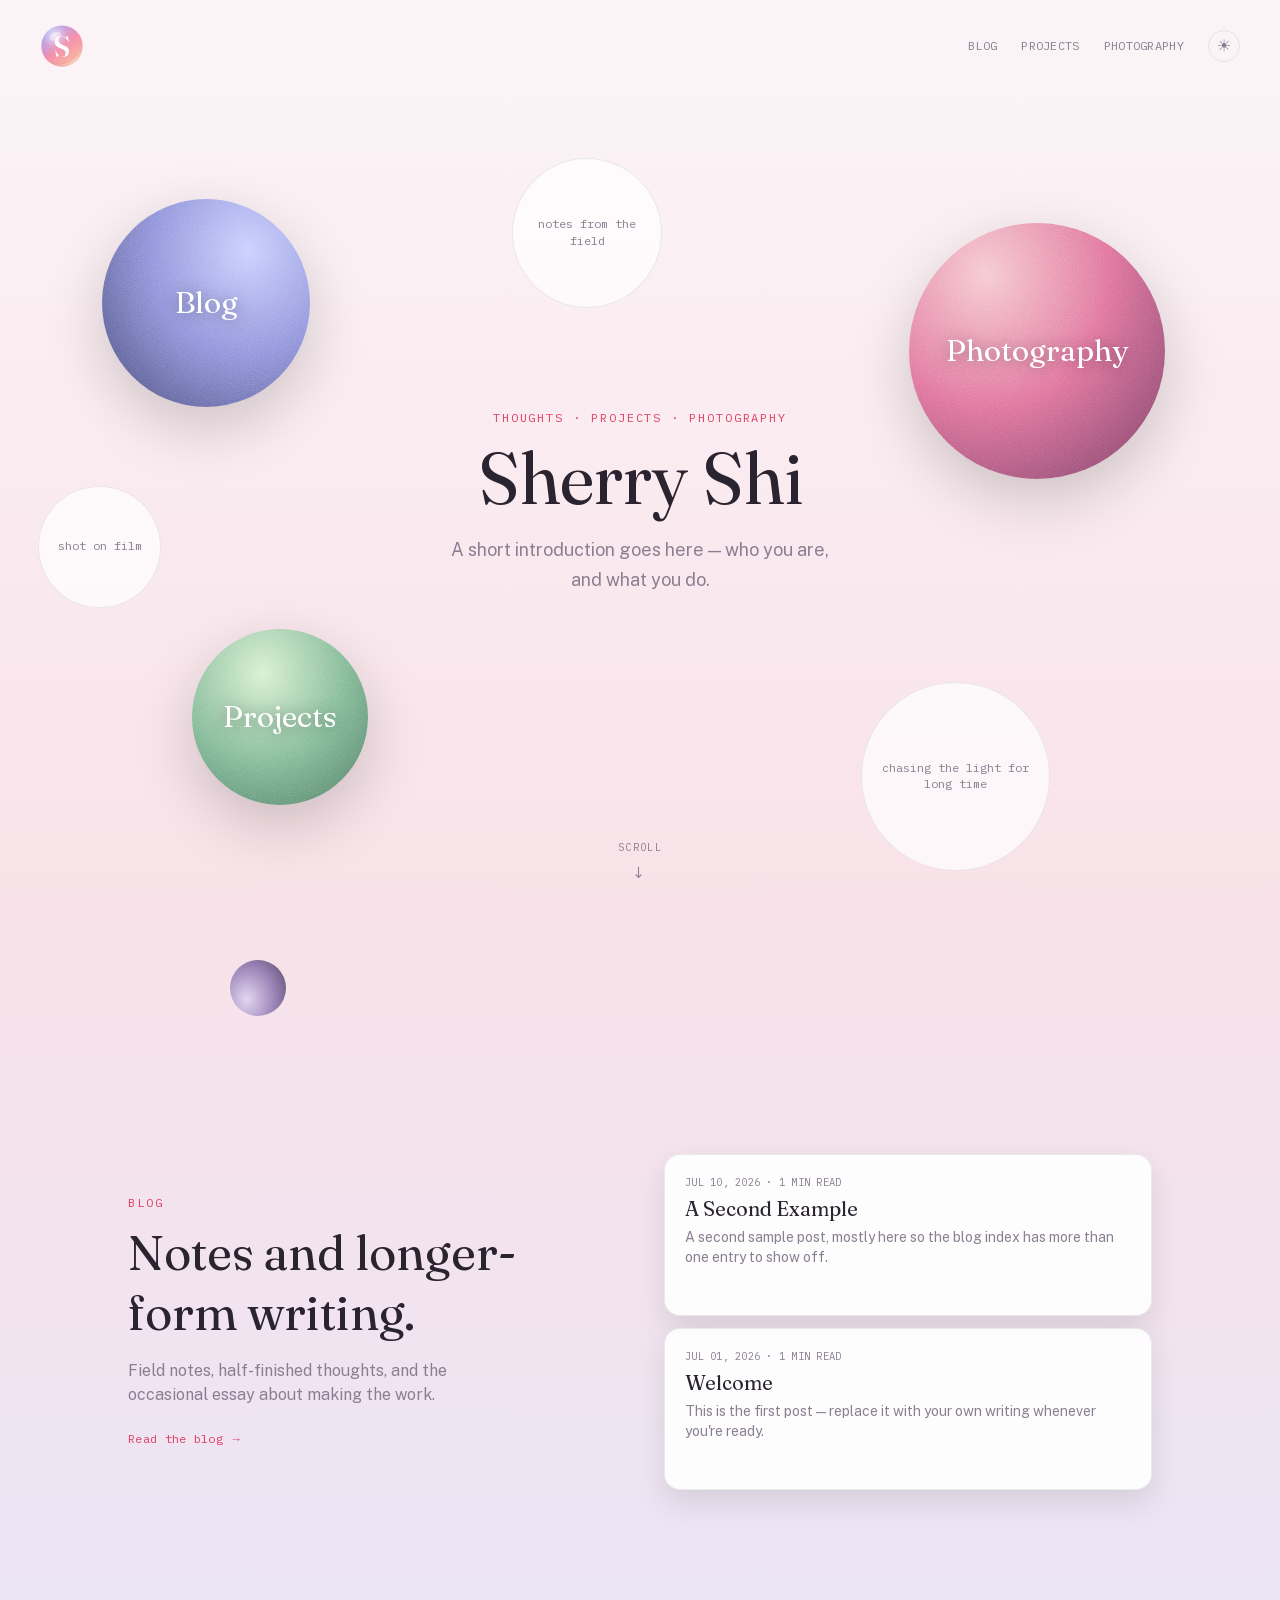
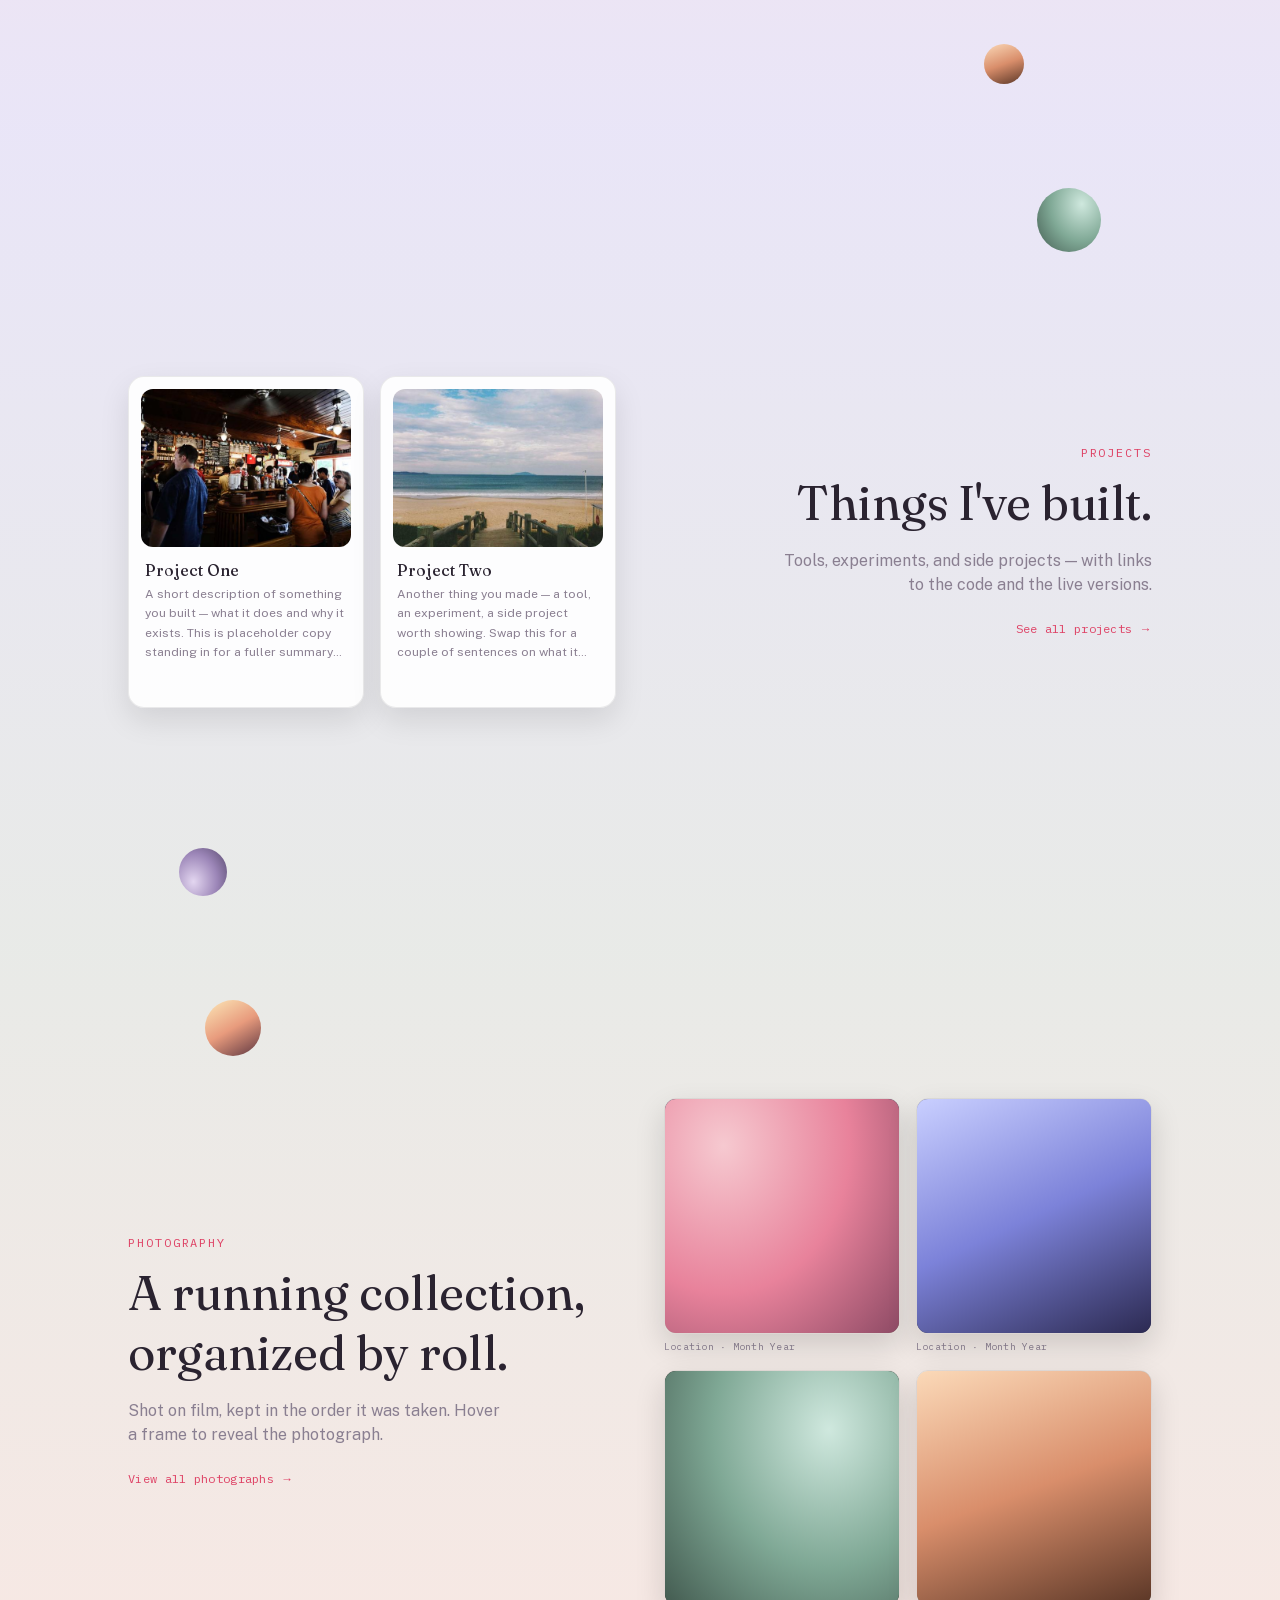
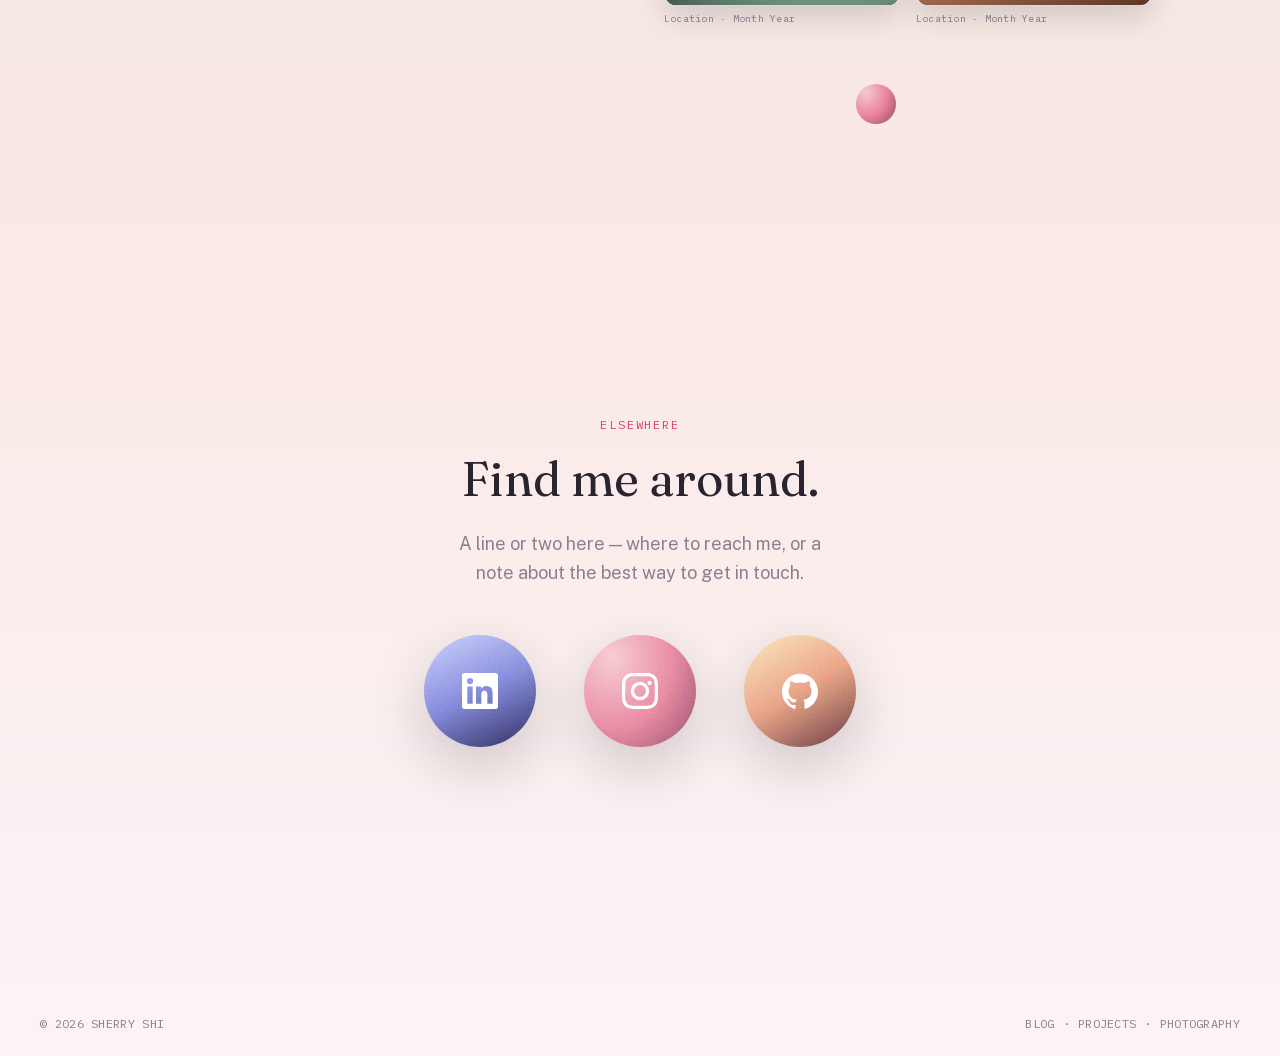
<file: index.html>
<!DOCTYPE html><html lang="en" class="fraunces_415d15cc-module__v9bq-W__variable public_sans_e592d326-module__JEhSGq__variable ibm_plex_mono_b29ce311-module__B1rYkW__variable h-full antialiased"><head><meta charSet="utf-8"/><meta name="viewport" content="width=device-width, initial-scale=1"/><link rel="preload" href="/_next/static/media/54fc36028e2bb174-s.p.20jfceqj9zyw9.woff2" as="font" crossorigin="" type="font/woff2"/><link rel="preload" href="/_next/static/media/99e609270109b47d-s.p.40sczeszzbjw1.woff2" as="font" crossorigin="" type="font/woff2"/><link rel="preload" href="/_next/static/media/effe91970fc4db64-s.p.0oace-s_gkfks.woff2" as="font" crossorigin="" type="font/woff2"/><link rel="preload" href="/_next/static/media/fa0520225c6f3d07-s.p.33u8lzvd44aqk.woff2" as="font" crossorigin="" type="font/woff2"/><link rel="stylesheet" href="/_next/static/chunks/2ybbbsdgjd5dn.css" data-precedence="next"/><link rel="preload" as="script" fetchPriority="low" href="/_next/static/chunks/3ll07n217cgxf.js"/><script src="/_next/static/chunks/3tqnqxx00iegt.js" async=""></script><script src="/_next/static/chunks/2bcknr5_tllvo.js" async=""></script><script src="/_next/static/chunks/0mr0fnckbkr54.js" async=""></script><script src="/_next/static/chunks/turbopack-25s5fl1msm69b.js" async=""></script><script src="/_next/static/chunks/1v7grgsgn6mi6.js" async=""></script><script src="/_next/static/chunks/14mrh2-p_w84d.js" async=""></script><script src="/_next/static/chunks/3u7k27327gi-b.js" async=""></script><meta name="next-size-adjust" content=""/><title>Sherry Shi</title><meta name="description" content="Personal website: blog, projects, and photography"/><link rel="icon" href="/icon.svg?icon.1ajpkp-hu7c09.svg" sizes="any" type="image/svg+xml"/><script>
(function() {
  try {
    var stored = localStorage.getItem('theme');
    if (stored === 'light' || stored === 'dark') {
      document.documentElement.setAttribute('data-theme', stored);
    }
  } catch (e) {}
})();
</script><script src="/_next/static/chunks/0cz1d0mv5g_q7.js" noModule=""></script></head><body class="flex min-h-full flex-col text-foreground"><div hidden=""><!--$--><!--/$--></div><header class="flex items-center justify-between px-6 py-6 sm:px-10"><a aria-label="Sherry Shi — home" class="inline-flex rounded-full transition-transform duration-200 ease-out hover:scale-105 active:scale-95 motion-reduce:transition-none" href="/"><svg viewBox="0 0 64 64" class="h-9 w-9 sm:h-11 sm:w-11" role="img" aria-label="Sherry Shi — home"><defs><linearGradient id="logo-body" x1="0.13" y1="0.05" x2="0.9" y2="0.98"><stop offset="0" stop-color="#9aa0ff"></stop><stop offset="0.5" stop-color="#f490ac"></stop><stop offset="1" stop-color="#ffc69a"></stop></linearGradient><radialGradient id="logo-round" cx="0.42" cy="0.38" r="0.74"><stop offset="0.65" stop-color="#5a4a7a" stop-opacity="0"></stop><stop offset="1" stop-color="#5a4a7a" stop-opacity="0.17"></stop></radialGradient><radialGradient id="logo-sheen" cx="0.32" cy="0.24" r="0.5"><stop offset="0" stop-color="#ffffff" stop-opacity="0.68"></stop><stop offset="0.6" stop-color="#ffffff" stop-opacity="0.1"></stop><stop offset="1" stop-color="#ffffff" stop-opacity="0"></stop></radialGradient><radialGradient id="logo-rimglow" cx="0.74" cy="0.82" r="0.45"><stop offset="0" stop-color="#fff2e6" stop-opacity="0.45"></stop><stop offset="1" stop-color="#fff2e6" stop-opacity="0"></stop></radialGradient><mask id="logo-rimmask"><rect width="64" height="64" fill="black"></rect><circle cx="32" cy="32" r="30" fill="white"></circle><circle cx="29.8" cy="29.6" r="28.8" fill="black"></circle></mask><filter id="logo-soft"><feGaussianBlur stdDeviation="0.9"></feGaussianBlur></filter></defs><circle cx="32" cy="32" r="30" fill="url(#logo-body)"></circle><circle cx="32" cy="32" r="30" fill="url(#logo-round)"></circle><g transform="translate(19.98,47.5) scale(0.02107,-0.02107)" fill="#ffffff"><path d="M608 -21Q515 -21 456.0 5.5Q397 32 364.0 59.0Q331 86 318 86Q310 86 295.5 69.0Q281 52 263.0 30.0Q245 8 229.0 -8.5Q213 -25 203 -25Q198 -25 191.5 -20.5Q185 -16 184 -8L108 423Q108 430 108.0 433.5Q108 437 111 437Q113 439 116.5 437.0Q120 435 122 431Q205 260 283.5 166.0Q362 72 437.5 35.5Q513 -1 587 -1Q695 -1 759.5 58.0Q824 117 824 231Q824 302 795.0 361.0Q766 420 696.5 470.5Q627 521 507 563Q350 620 255.5 687.5Q161 755 119.0 836.5Q77 918 77 1020Q77 1138 137.0 1228.5Q197 1319 302.5 1369.5Q408 1420 543 1420Q628 1420 682.5 1399.5Q737 1379 769.0 1358.5Q801 1338 816 1338Q829 1338 855.5 1359.5Q882 1381 907.0 1402.5Q932 1424 942 1424Q947 1424 951.0 1421.5Q955 1419 957 1411L1063 982Q1064 976 1064.0 972.5Q1064 969 1061 968Q1059 967 1055.5 969.0Q1052 971 1049 974Q958 1142 878.0 1235.0Q798 1328 720.0 1364.5Q642 1401 560 1401Q455 1401 388.0 1334.0Q321 1267 321 1148Q321 1075 348.5 1014.0Q376 953 442.5 902.5Q509 852 624 810Q789 750 883.5 683.0Q978 616 1018.0 538.0Q1058 460 1058 366Q1058 258 1005.0 170.5Q952 83 851.0 31.0Q750 -21 608 -21Z"></path></g><g mask="url(#logo-rimmask)" filter="url(#logo-soft)"><circle cx="32" cy="32" r="30" fill="url(#logo-rimglow)"></circle></g><circle cx="32" cy="32" r="30" fill="url(#logo-sheen)"></circle><ellipse cx="22.5" cy="18" rx="8.5" ry="5.5" fill="#ffffff" opacity="0.42" transform="rotate(-30 22.5 18)"></ellipse></svg></a><nav class="hidden items-center gap-6 sm:flex"><a class="font-mono text-xs tracking-wide text-muted transition-colors hover:text-foreground" href="/blog/">BLOG</a><a class="font-mono text-xs tracking-wide text-muted transition-colors hover:text-foreground" href="/projects/">PROJECTS</a><a class="font-mono text-xs tracking-wide text-muted transition-colors hover:text-foreground" href="/photography/">PHOTOGRAPHY</a><button aria-label="Toggle light and dark theme" class="flex h-8 w-8 items-center justify-center rounded-full border border-border text-muted transition-colors hover:border-border-strong hover:text-foreground">☀</button></nav><div class="sm:hidden"><button aria-label="Open menu" aria-expanded="false" aria-controls="mobile-menu" class="flex h-9 w-9 items-center justify-center rounded-full border border-border text-foreground transition-colors hover:border-border-strong"><svg width="18" height="18" viewBox="0 0 18 18" fill="none" aria-hidden="true"><path d="M2 5h14M2 9h14M2 13h14" stroke="currentColor" stroke-width="1.5" stroke-linecap="round"></path></svg></button></div></header><main class="flex-1"><div><section class="screen-landing relative flex min-h-[calc(100dvh-80px)] flex-col items-center justify-center overflow-hidden px-6 py-16 text-center sm:px-10"><div class="bubble-drift absolute block left-[6%] top-[8%] sm:left-[8%] sm:top-[13%]" style="--bubble-duration:12s;--bubble-delay:0s;--bubble-x:24px;--bubble-y:28px;--bubble-rot:5deg"><a class="grain-texture flex items-center justify-center rounded-full shadow-[0_20px_60px_rgba(0,0,0,0.18)] transition-transform duration-300 ease-out hover:scale-105 section-gradient-blog h-32 w-32 sm:h-44 sm:w-44 xl:h-52 xl:w-52" href="/blog/"><span class="relative z-10 px-2 text-center font-display text-lg text-white sm:px-3 sm:text-2xl lg:text-3xl" style="text-shadow:0 1px 16px rgba(0,0,0,0.35)">Blog</span></a></div><div class="bubble-drift absolute block bottom-[13%] left-[26%] sm:bottom-[13%] sm:left-[15%]" style="--bubble-duration:10s;--bubble-delay:-4s;--bubble-x:20px;--bubble-y:30px;--bubble-rot:-6deg"><a class="grain-texture flex items-center justify-center rounded-full shadow-[0_20px_60px_rgba(0,0,0,0.18)] transition-transform duration-300 ease-out hover:scale-105 section-gradient-projects h-36 w-36 sm:h-36 sm:w-36 xl:h-44 xl:w-44" href="/projects/"><span class="relative z-10 px-2 text-center font-display text-lg text-white sm:px-3 sm:text-2xl lg:text-3xl" style="text-shadow:0 1px 16px rgba(0,0,0,0.35)">Projects</span></a></div><div class="bubble-drift absolute block right-[7%] top-[8%] sm:right-[9%] sm:top-[5%] xl:top-[16%]" style="--bubble-duration:13s;--bubble-delay:-7s;--bubble-x:22px;--bubble-y:24px;--bubble-rot:5deg"><a class="grain-texture flex items-center justify-center rounded-full shadow-[0_20px_60px_rgba(0,0,0,0.18)] transition-transform duration-300 ease-out hover:scale-105 section-gradient-photography h-44 w-44 sm:h-56 sm:w-56 xl:h-64 xl:w-64" href="/photography/"><span class="relative z-10 px-2 text-center font-display text-lg text-white sm:px-3 sm:text-2xl lg:text-3xl" style="text-shadow:0 1px 16px rgba(0,0,0,0.35)">Photography</span></a></div><div aria-hidden="true" class="bubble-drift text-bubble absolute hidden items-center justify-center rounded-full sm:flex left-[40%] top-[8%]" style="--bubble-duration:11s;--bubble-delay:-3s;--bubble-x:16px;--bubble-y:24px;--bubble-rot:-5deg;width:9.4rem;height:9.4rem"><span class="max-w-[80%] text-center font-mono text-xs leading-snug text-muted">notes from the field</span></div><div aria-hidden="true" class="bubble-drift text-bubble absolute hidden items-center justify-center rounded-full sm:flex left-[3%] top-[48%]" style="--bubble-duration:9s;--bubble-delay:-6s;--bubble-x:14px;--bubble-y:16px;--bubble-rot:6deg;width:7.640000000000001rem;height:7.640000000000001rem"><span class="max-w-[80%] text-center font-mono text-xs leading-snug text-muted">shot on film</span></div><div aria-hidden="true" class="bubble-drift text-bubble absolute hidden items-center justify-center rounded-full sm:flex right-[18%] bottom-[5%]" style="--bubble-duration:10s;--bubble-delay:-5s;--bubble-x:20px;--bubble-y:18px;--bubble-rot:5deg;width:11.82rem;height:11.82rem"><span class="max-w-[80%] text-center font-mono text-xs leading-snug text-muted">chasing the light for long time</span></div><div class="relative z-10 max-w-xl"><div class="reveal-root transition-all duration-700 ease-out translate-y-6 opacity-0 " style="transition-delay:0ms"><p class="font-mono text-xs tracking-[0.16em] text-accent">THOUGHTS · PROJECTS · PHOTOGRAPHY</p></div><div class="reveal-root transition-all duration-700 ease-out translate-y-6 opacity-0 " style="transition-delay:80ms"><h1 class="mt-4 text-balance font-display text-4xl leading-[1.02] sm:text-7xl">Sherry Shi</h1></div><div class="reveal-root transition-all duration-700 ease-out translate-y-6 opacity-0 " style="transition-delay:160ms"><p class="mx-auto mt-5 max-w-sm text-base leading-relaxed text-muted sm:text-lg">A short introduction goes here — who you are, and what you do.</p></div></div><a href="#blog" class="group absolute bottom-8 left-1/2 flex -translate-x-1/2 flex-col items-center gap-2 font-mono text-[0.65rem] tracking-[0.14em] text-muted transition-colors hover:text-foreground"><span>SCROLL</span><span class="scroll-cue-arrow text-base leading-none" aria-hidden="true">↓</span></a></section><section id="blog" class="screen-blog relative flex min-h-[calc(100dvh-80px)] scroll-mt-6 items-center overflow-hidden px-6 py-16 sm:px-10"><div aria-hidden="true" class="bubble-drift pointer-events-none absolute block overflow-hidden rounded-full top-5 right-[6%] sm:top-12 sm:left-[18%] sm:right-auto gradient-lavender h-14 w-14" style="--bubble-duration:9s;--bubble-delay:0s;--bubble-x:16px;--bubble-y:20px;--bubble-rot:4deg"></div><div aria-hidden="true" class="bubble-drift pointer-events-none absolute block overflow-hidden rounded-full bottom-3 left-[8%] sm:bottom-12 sm:right-[20%] sm:left-auto gradient-peach h-10 w-10" style="--bubble-duration:8s;--bubble-delay:-3s;--bubble-x:12px;--bubble-y:16px;--bubble-rot:4deg"></div><div class="mx-auto grid w-full max-w-5xl grid-cols-1 items-center gap-12 sm:grid-cols-2"><div class="reveal-root transition-all duration-700 ease-out translate-x-8 opacity-0 " style="transition-delay:0ms"><p class="font-mono text-xs tracking-[0.16em] text-accent">BLOG</p><h2 class="mt-3 text-balance font-display text-4xl leading-tight sm:text-5xl">Notes and longer-form writing.</h2><p class="mt-4 max-w-sm text-muted">Field notes, half-finished thoughts, and the occasional essay about making the work.</p><a class="mt-6 inline-block font-mono text-xs tracking-wide text-accent transition-opacity hover:opacity-70" href="/blog/">Read the blog <span aria-hidden="true">→</span></a></div><div class="reveal-root transition-all duration-700 ease-out -translate-x-8 opacity-0 " style="transition-delay:100ms"><div class="flex flex-col gap-3"><div class="bubble-drift" style="--bubble-duration:11s;--bubble-delay:0s;--bubble-x:8px;--bubble-y:10px;--bubble-rot:0deg"><a class="group block rounded-2xl border border-border bg-surface/90 p-5 shadow-[0_12px_30px_rgba(0,0,0,0.1)] transition-all duration-300 ease-out hover:-translate-y-1 hover:border-border-strong hover:bg-surface hover:shadow-[0_20px_45px_rgba(0,0,0,0.16)]" href="/blog/formatting-example/"><p class="font-mono text-[0.65rem] tracking-wide text-muted">JUL 10, 2026<!-- --> · <!-- -->1 MIN READ</p><h3 class="mt-1 font-display text-xl transition-colors group-hover:text-accent">A Second Example</h3><p class="mt-1 line-clamp-2 min-h-[2.5rem] text-sm text-muted">A second sample post, mostly here so the blog index has more than one entry to show off.</p><span aria-hidden="true" class="mt-2 block translate-x-[-4px] text-right font-mono text-sm text-accent opacity-0 transition-all duration-300 group-hover:translate-x-0 group-hover:opacity-100">→</span></a></div><div class="bubble-drift" style="--bubble-duration:12s;--bubble-delay:-2s;--bubble-x:8px;--bubble-y:10px;--bubble-rot:0deg"><a class="group block rounded-2xl border border-border bg-surface/90 p-5 shadow-[0_12px_30px_rgba(0,0,0,0.1)] transition-all duration-300 ease-out hover:-translate-y-1 hover:border-border-strong hover:bg-surface hover:shadow-[0_20px_45px_rgba(0,0,0,0.16)]" href="/blog/welcome/"><p class="font-mono text-[0.65rem] tracking-wide text-muted">JUL 01, 2026<!-- --> · <!-- -->1 MIN READ</p><h3 class="mt-1 font-display text-xl transition-colors group-hover:text-accent">Welcome</h3><p class="mt-1 line-clamp-2 min-h-[2.5rem] text-sm text-muted">This is the first post — replace it with your own writing whenever you&#x27;re ready.</p><span aria-hidden="true" class="mt-2 block translate-x-[-4px] text-right font-mono text-sm text-accent opacity-0 transition-all duration-300 group-hover:translate-x-0 group-hover:opacity-100">→</span></a></div></div></div></div></section><section class="screen-projects relative flex min-h-[calc(100dvh-80px)] items-center overflow-hidden px-6 py-16 sm:px-10"><div aria-hidden="true" class="bubble-drift pointer-events-none absolute block overflow-hidden rounded-full top-5 right-[7%] sm:top-14 sm:right-[14%] gradient-sage h-16 w-16" style="--bubble-duration:10s;--bubble-delay:0s;--bubble-x:18px;--bubble-y:22px;--bubble-rot:4deg"></div><div aria-hidden="true" class="bubble-drift pointer-events-none absolute block overflow-hidden rounded-full bottom-3 left-[8%] sm:bottom-14 sm:left-[14%] gradient-lavender h-12 w-12" style="--bubble-duration:8s;--bubble-delay:-4s;--bubble-x:14px;--bubble-y:18px;--bubble-rot:4deg"></div><div class="mx-auto grid w-full max-w-5xl grid-cols-1 items-center gap-12 sm:grid-cols-2"><div class="reveal-root transition-all duration-700 ease-out -translate-x-8 opacity-0 sm:order-2 sm:text-right" style="transition-delay:0ms"><p class="font-mono text-xs tracking-[0.16em] text-accent">PROJECTS</p><h2 class="mt-3 text-balance font-display text-4xl leading-tight sm:text-5xl">Things I&#x27;ve built.</h2><p class="mt-4 max-w-sm text-muted sm:ml-auto">Tools, experiments, and side projects — with links to the code and the live versions.</p><a class="mt-6 inline-block font-mono text-xs tracking-wide text-accent transition-opacity hover:opacity-70" href="/projects/">See all projects <span aria-hidden="true">→</span></a></div><div class="reveal-root transition-all duration-700 ease-out translate-x-8 opacity-0 sm:order-1" style="transition-delay:100ms"><div class="grid grid-cols-2 gap-4"><div class="bubble-drift h-full" style="--bubble-duration:10s;--bubble-delay:0s;--bubble-x:8px;--bubble-y:10px;--bubble-rot:0deg"><a class="group flex h-full flex-col rounded-2xl border border-border bg-surface/90 p-3 shadow-[0_12px_30px_rgba(0,0,0,0.1)] transition-all duration-300 ease-out hover:-translate-y-1 hover:border-border-strong hover:bg-surface hover:shadow-[0_20px_45px_rgba(0,0,0,0.16)]" href="/projects/project-one/"><div class="relative aspect-[4/3] w-full overflow-hidden rounded-xl"><img alt="Project One" loading="lazy" decoding="async" data-nimg="fill" class="object-cover transition-transform duration-300 group-hover:scale-105" style="position:absolute;height:100%;width:100%;left:0;top:0;right:0;bottom:0;color:transparent" src="/projects/project-01.jpg"/></div><div class="flex flex-1 flex-col px-1 pt-3 pb-1"><h3 class="font-display text-base leading-snug transition-colors group-hover:text-accent">Project One</h3><p class="mt-1 line-clamp-4 min-h-[4.875rem] text-xs leading-relaxed text-muted">A short description of something you built — what it does and why it exists. This is placeholder copy standing in for a fuller summary of the problem it solves and the stack behind it.</p><span aria-hidden="true" class="mt-auto block translate-x-[-4px] pt-2 text-right font-mono text-sm text-accent opacity-0 transition-all duration-300 group-hover:translate-x-0 group-hover:opacity-100">→</span></div></a></div><div class="bubble-drift h-full" style="--bubble-duration:11s;--bubble-delay:-2s;--bubble-x:8px;--bubble-y:10px;--bubble-rot:0deg"><a class="group flex h-full flex-col rounded-2xl border border-border bg-surface/90 p-3 shadow-[0_12px_30px_rgba(0,0,0,0.1)] transition-all duration-300 ease-out hover:-translate-y-1 hover:border-border-strong hover:bg-surface hover:shadow-[0_20px_45px_rgba(0,0,0,0.16)]" href="/projects/project-two/"><div class="relative aspect-[4/3] w-full overflow-hidden rounded-xl"><img alt="Project Two" loading="lazy" decoding="async" data-nimg="fill" class="object-cover transition-transform duration-300 group-hover:scale-105" style="position:absolute;height:100%;width:100%;left:0;top:0;right:0;bottom:0;color:transparent" src="/projects/project-02.jpg"/></div><div class="flex flex-1 flex-col px-1 pt-3 pb-1"><h3 class="font-display text-base leading-snug transition-colors group-hover:text-accent">Project Two</h3><p class="mt-1 line-clamp-4 min-h-[4.875rem] text-xs leading-relaxed text-muted">Another thing you made — a tool, an experiment, a side project worth showing. Swap this for a couple of sentences on what it does, who it&#x27;s for, and what you learned building it.</p><span aria-hidden="true" class="mt-auto block translate-x-[-4px] pt-2 text-right font-mono text-sm text-accent opacity-0 transition-all duration-300 group-hover:translate-x-0 group-hover:opacity-100">→</span></div></a></div></div></div></div></section><section class="screen-photography relative flex min-h-[calc(100dvh-80px)] items-center overflow-hidden px-6 py-16 sm:px-10"><div aria-hidden="true" class="bubble-drift pointer-events-none absolute block overflow-hidden rounded-full top-5 right-[6%] sm:top-12 sm:left-[16%] sm:right-auto gradient-coral h-14 w-14" style="--bubble-duration:9s;--bubble-delay:0s;--bubble-x:16px;--bubble-y:20px;--bubble-rot:4deg"></div><div aria-hidden="true" class="bubble-drift pointer-events-none absolute block overflow-hidden rounded-full bottom-3 left-[8%] sm:bottom-12 sm:right-[30%] sm:left-auto gradient-pink h-10 w-10" style="--bubble-duration:8s;--bubble-delay:-3s;--bubble-x:14px;--bubble-y:16px;--bubble-rot:4deg"></div><div class="mx-auto grid w-full max-w-5xl grid-cols-1 items-center gap-12 sm:grid-cols-2"><div class="reveal-root transition-all duration-700 ease-out translate-x-8 opacity-0 " style="transition-delay:0ms"><p class="font-mono text-xs tracking-[0.16em] text-accent">PHOTOGRAPHY</p><h2 class="mt-3 text-balance font-display text-4xl leading-tight sm:text-5xl">A running collection, organized by roll.</h2><p class="mt-4 max-w-sm text-muted">Shot on film, kept in the order it was taken. Hover a frame to reveal the photograph.</p><a class="mt-6 inline-block font-mono text-xs tracking-wide text-accent transition-opacity hover:opacity-70" href="/photography/">View all photographs <span aria-hidden="true">→</span></a></div><div class="reveal-root transition-all duration-700 ease-out -translate-x-8 opacity-0 " style="transition-delay:100ms"><div class="grid grid-cols-2 gap-4"><a class="bubble-drift block" style="--bubble-duration:9s;--bubble-delay:0s;--bubble-x:10px;--bubble-y:12px;--bubble-rot:-3deg" href="/photography/"><div class="group relative aspect-square overflow-hidden rounded-xl border border-border shadow-[0_12px_30px_rgba(0,0,0,0.14)]"><img alt="Location" loading="lazy" decoding="async" data-nimg="fill" class="object-cover" style="position:absolute;height:100%;width:100%;left:0;top:0;right:0;bottom:0;color:transparent" src="/photos/photo-01.jpg"/><div aria-hidden="true" class="reveal-tile-overlay absolute inset-0 gradient-pink"></div></div><span class="mt-1.5 block font-mono text-[0.6rem] tracking-wide text-muted">Location<!-- --> · <!-- -->Month Year</span></a><a class="bubble-drift block" style="--bubble-duration:10s;--bubble-delay:-2s;--bubble-x:10px;--bubble-y:12px;--bubble-rot:3deg" href="/photography/"><div class="group relative aspect-square overflow-hidden rounded-xl border border-border shadow-[0_12px_30px_rgba(0,0,0,0.14)]"><img alt="Location" loading="lazy" decoding="async" data-nimg="fill" class="object-cover" style="position:absolute;height:100%;width:100%;left:0;top:0;right:0;bottom:0;color:transparent" src="/photos/photo-02.jpg"/><div aria-hidden="true" class="reveal-tile-overlay absolute inset-0 gradient-periwinkle"></div></div><span class="mt-1.5 block font-mono text-[0.6rem] tracking-wide text-muted">Location<!-- --> · <!-- -->Month Year</span></a><a class="bubble-drift block" style="--bubble-duration:11s;--bubble-delay:-4s;--bubble-x:10px;--bubble-y:12px;--bubble-rot:-3deg" href="/photography/"><div class="group relative aspect-square overflow-hidden rounded-xl border border-border shadow-[0_12px_30px_rgba(0,0,0,0.14)]"><img alt="Location" loading="lazy" decoding="async" data-nimg="fill" class="object-cover" style="position:absolute;height:100%;width:100%;left:0;top:0;right:0;bottom:0;color:transparent" src="/photos/photo-03.jpg"/><div aria-hidden="true" class="reveal-tile-overlay absolute inset-0 gradient-sage"></div></div><span class="mt-1.5 block font-mono text-[0.6rem] tracking-wide text-muted">Location<!-- --> · <!-- -->Month Year</span></a><a class="bubble-drift block" style="--bubble-duration:12s;--bubble-delay:-6s;--bubble-x:10px;--bubble-y:12px;--bubble-rot:3deg" href="/photography/"><div class="group relative aspect-square overflow-hidden rounded-xl border border-border shadow-[0_12px_30px_rgba(0,0,0,0.14)]"><img alt="Location" loading="lazy" decoding="async" data-nimg="fill" class="object-cover" style="position:absolute;height:100%;width:100%;left:0;top:0;right:0;bottom:0;color:transparent" src="/photos/photo-04.jpg"/><div aria-hidden="true" class="reveal-tile-overlay absolute inset-0 gradient-peach"></div></div><span class="mt-1.5 block font-mono text-[0.6rem] tracking-wide text-muted">Location<!-- --> · <!-- -->Month Year</span></a></div></div></div></section><section class="screen-contact relative flex min-h-[calc(100dvh-80px)] flex-col items-center justify-center overflow-hidden px-6 py-16 text-center sm:px-10"><div class="reveal-root transition-all duration-700 ease-out translate-y-6 opacity-0 " style="transition-delay:0ms"><p class="font-mono text-xs tracking-[0.16em] text-accent">ELSEWHERE</p></div><div class="reveal-root transition-all duration-700 ease-out translate-y-6 opacity-0 " style="transition-delay:80ms"><h2 class="mt-4 text-balance font-display text-4xl leading-tight sm:text-5xl">Find me around.</h2></div><div class="reveal-root transition-all duration-700 ease-out translate-y-6 opacity-0 " style="transition-delay:160ms"><p class="mx-auto mt-5 max-w-sm text-lg leading-relaxed text-muted">A line or two here — where to reach me, or a note about the best way to get in touch.</p></div><div class="reveal-root transition-all duration-700 ease-out translate-y-6 opacity-0 " style="transition-delay:240ms"><div class="mt-12 flex flex-wrap items-center justify-center gap-8 sm:gap-12"><div class="bubble-drift" style="--bubble-duration:10s;--bubble-delay:0s;--bubble-x:12px;--bubble-y:16px;--bubble-rot:-5deg"><a href="https://www.linkedin.com/in/your-handle" target="_blank" rel="noopener noreferrer" aria-label="LinkedIn" class="grain-texture flex h-24 w-24 items-center justify-center rounded-full text-white shadow-[0_20px_60px_rgba(0,0,0,0.18)] transition-transform duration-300 ease-out hover:scale-110 sm:h-28 sm:w-28 gradient-periwinkle"><span class="relative z-10"><svg viewBox="0 0 24 24" fill="currentColor" class="h-9 w-9" aria-hidden="true"><path d="M20.45 20.45h-3.56v-5.57c0-1.33-.02-3.04-1.85-3.04-1.85 0-2.14 1.45-2.14 2.94v5.67H9.35V9h3.41v1.56h.05c.48-.9 1.63-1.85 3.36-1.85 3.59 0 4.25 2.36 4.25 5.44v6.3zM5.34 7.43a2.06 2.06 0 1 1 0-4.13 2.06 2.06 0 0 1 0 4.13zM7.12 20.45H3.56V9h3.56v11.45zM22.22 0H1.77C.79 0 0 .77 0 1.72v20.56C0 23.23.79 24 1.77 24h20.45c.98 0 1.78-.77 1.78-1.72V1.72C24 .77 23.2 0 22.22 0z"></path></svg></span></a></div><div class="bubble-drift" style="--bubble-duration:11s;--bubble-delay:-2s;--bubble-x:12px;--bubble-y:16px;--bubble-rot:5deg"><a href="https://www.instagram.com/your-handle" target="_blank" rel="noopener noreferrer" aria-label="Instagram" class="grain-texture flex h-24 w-24 items-center justify-center rounded-full text-white shadow-[0_20px_60px_rgba(0,0,0,0.18)] transition-transform duration-300 ease-out hover:scale-110 sm:h-28 sm:w-28 gradient-pink"><span class="relative z-10"><svg viewBox="0 0 24 24" fill="currentColor" class="h-9 w-9" aria-hidden="true"><path d="M12 2.16c3.2 0 3.58.01 4.85.07 1.17.05 1.8.25 2.23.41.56.22.96.48 1.38.9.42.42.68.82.9 1.38.16.42.36 1.06.41 2.23.06 1.27.07 1.65.07 4.85s-.01 3.58-.07 4.85c-.05 1.17-.25 1.8-.41 2.23-.22.56-.48.96-.9 1.38-.42.42-.82.68-1.38.9-.42.16-1.06.36-2.23.41-1.27.06-1.65.07-4.85.07s-3.58-.01-4.85-.07c-1.17-.05-1.8-.25-2.23-.41a3.7 3.7 0 0 1-1.38-.9 3.7 3.7 0 0 1-.9-1.38c-.16-.42-.36-1.06-.41-2.23-.06-1.27-.07-1.65-.07-4.85s.01-3.58.07-4.85c.05-1.17.25-1.8.41-2.23.22-.56.48-.96.9-1.38.42-.42.82-.68 1.38-.9.42-.16 1.06-.36 2.23-.41C8.42 2.17 8.8 2.16 12 2.16zm0-2.16C8.74 0 8.33.01 7.05.07 5.78.13 4.9.33 4.14.63c-.79.31-1.46.72-2.13 1.38C1.35 2.68.94 3.35.63 4.14.33 4.9.13 5.78.07 7.05.01 8.33 0 8.74 0 12s.01 3.67.07 4.95c.06 1.27.26 2.15.56 2.91.31.79.72 1.46 1.38 2.13.67.66 1.34 1.07 2.13 1.38.76.3 1.64.5 2.91.56C8.33 23.99 8.74 24 12 24s3.67-.01 4.95-.07c1.27-.06 2.15-.26 2.91-.56.79-.31 1.46-.72 2.13-1.38.66-.67 1.07-1.34 1.38-2.13.3-.76.5-1.64.56-2.91.06-1.28.07-1.69.07-4.95s-.01-3.67-.07-4.95c-.06-1.27-.26-2.15-.56-2.91a5.9 5.9 0 0 0-1.38-2.13A5.9 5.9 0 0 0 19.86.63c-.76-.3-1.64-.5-2.91-.56C15.67.01 15.26 0 12 0zm0 5.84A6.16 6.16 0 1 0 18.16 12 6.16 6.16 0 0 0 12 5.84zm0 10.16A4 4 0 1 1 16 12a4 4 0 0 1-4 4zm6.41-10.85a1.44 1.44 0 1 0 1.44 1.44 1.44 1.44 0 0 0-1.44-1.44z"></path></svg></span></a></div><div class="bubble-drift" style="--bubble-duration:12s;--bubble-delay:-4s;--bubble-x:12px;--bubble-y:16px;--bubble-rot:-5deg"><a href="https://github.com/sherryrshi" target="_blank" rel="noopener noreferrer" aria-label="GitHub" class="grain-texture flex h-24 w-24 items-center justify-center rounded-full text-white shadow-[0_20px_60px_rgba(0,0,0,0.18)] transition-transform duration-300 ease-out hover:scale-110 sm:h-28 sm:w-28 gradient-coral"><span class="relative z-10"><svg viewBox="0 0 24 24" fill="currentColor" class="h-9 w-9" aria-hidden="true"><path d="M12 .5C5.37.5 0 5.87 0 12.5c0 5.3 3.44 9.8 8.21 11.39.6.11.82-.26.82-.58 0-.29-.01-1.05-.02-2.06-3.34.73-4.04-1.61-4.04-1.61-.55-1.39-1.34-1.76-1.34-1.76-1.09-.75.08-.73.08-.73 1.21.09 1.84 1.24 1.84 1.24 1.07 1.83 2.81 1.3 3.5.99.11-.78.42-1.3.76-1.6-2.67-.3-5.47-1.33-5.47-5.93 0-1.31.47-2.38 1.24-3.22-.12-.3-.54-1.52.12-3.18 0 0 1.01-.32 3.3 1.23a11.5 11.5 0 0 1 6 0c2.29-1.55 3.3-1.23 3.3-1.23.66 1.66.24 2.88.12 3.18.77.84 1.24 1.91 1.24 3.22 0 4.61-2.81 5.62-5.49 5.92.43.37.81 1.1.81 2.22 0 1.6-.01 2.9-.01 3.29 0 .32.22.7.83.58C20.56 22.29 24 17.8 24 12.5 24 5.87 18.63.5 12 .5z"></path></svg></span></a></div></div></div></section></div><!--$--><!--/$--></main><footer class="mt-auto flex flex-wrap items-center justify-between gap-3 px-6 py-6 font-mono text-xs tracking-wide text-muted sm:px-10"><span>© <!-- -->2026<!-- --> <a class="transition-colors hover:text-foreground" href="/">SHERRY SHI</a></span><nav class="flex items-center gap-2"><a class="transition-colors hover:text-foreground" href="/blog/">BLOG</a><span aria-hidden="true">·</span><a class="transition-colors hover:text-foreground" href="/projects/">PROJECTS</a><span aria-hidden="true">·</span><a class="transition-colors hover:text-foreground" href="/photography/">PHOTOGRAPHY</a></nav></footer><script src="/_next/static/chunks/3ll07n217cgxf.js" id="_R_" async=""></script><script>(self.__next_f=self.__next_f||[]).push([0])</script><script>self.__next_f.push([1,"1:\"$Sreact.fragment\"\n2:I[22016,[\"/_next/static/chunks/1v7grgsgn6mi6.js\",\"/_next/static/chunks/14mrh2-p_w84d.js\",\"/_next/static/chunks/3u7k27327gi-b.js\"],\"\"]\nd:I[68027,[\"/_next/static/chunks/1v7grgsgn6mi6.js\",\"/_next/static/chunks/14mrh2-p_w84d.js\"],\"default\",1]\n:HL[\"/_next/static/chunks/2ybbbsdgjd5dn.css\",\"style\"]\n:HL[\"/_next/static/media/54fc36028e2bb174-s.p.20jfceqj9zyw9.woff2\",\"font\",{\"crossOrigin\":\"\",\"type\":\"font/woff2\"}]\n:HL[\"/_next/static/media/99e609270109b47d-s.p.40sczeszzbjw1.woff2\",\"font\",{\"crossOrigin\":\"\",\"type\":\"font/woff2\"}]\n:HL[\"/_next/static/media/effe91970fc4db64-s.p.0oace-s_gkfks.woff2\",\"font\",{\"crossOrigin\":\"\",\"type\":\"font/woff2\"}]\n:HL[\"/_next/static/media/fa0520225c6f3d07-s.p.33u8lzvd44aqk.woff2\",\"font\",{\"crossOrigin\":\"\",\"type\":\"font/woff2\"}]\n3:T405,M608 -21Q515 -21 456.0 5.5Q397 32 364.0 59.0Q331 86 318 86Q310 86 295.5 69.0Q281 52 263.0 30.0Q245 8 229.0 -8.5Q213 -25 203 -25Q198 -25 191.5 -20.5Q185 -16 184 -8L108 423Q108 430 108.0 433.5Q108 437 111 437Q113 439 116.5 437.0Q120 435 122 431Q205 260 283.5 166.0Q362 72 437.5 35.5Q513 -1 587 -1Q695 -1 759.5 58.0Q824 117 824 231Q824 302 795.0 361.0Q766 420 696.5 470.5Q627 521 507 563Q350 620 255.5 687.5Q161 755 119.0 836.5Q77 918 77 1020Q77 1138 137.0 1228.5Q197 1319 302.5 1369.5Q408 1420 543 1420Q628 1420 682.5 1399.5Q737 1379 769.0 1358.5Q801 1338 816 1338Q829 1338 855.5 1359.5Q882 1381 907.0 1402.5Q932 1424 942 1424Q947 1424 951.0 1421.5Q955 1419 957 1411L1063 982Q1064 976 1064.0 972.5Q1064 969 1061 968Q1059 967 1055.5 969.0Q1052 971 1049 974Q958 1142 878.0 1235.0Q798 1328 720.0 1364.5Q642 1401 560 1401Q455 1401 388.0 1334.0Q321 1267 321 1148Q321 1075 348.5 1014.0Q376 953 442.5 902.5Q509 852 624 810Q789 750 883.5 683.0Q978 616 1018.0 538.0Q1058 460 1058 366Q1058 258 1005.0 170.5Q952 83 851.0 31.0Q750 -21 608 -21Z"])</script><script>self.__next_f.push([1,"0:{\"P\":null,\"c\":[\"\",\"\"],\"q\":\"\",\"i\":false,\"f\":[[[\"\",{\"children\":[\"__PAGE__\",{}]},\"$undefined\",\"$undefined\",16],[[\"$\",\"$1\",\"c\",{\"children\":[[[\"$\",\"link\",\"0\",{\"rel\":\"stylesheet\",\"href\":\"/_next/static/chunks/2ybbbsdgjd5dn.css\",\"precedence\":\"next\",\"crossOrigin\":\"$undefined\",\"nonce\":\"$undefined\"}],[\"$\",\"script\",\"script-0\",{\"src\":\"/_next/static/chunks/1v7grgsgn6mi6.js\",\"async\":true,\"nonce\":\"$undefined\"}],[\"$\",\"script\",\"script-1\",{\"src\":\"/_next/static/chunks/14mrh2-p_w84d.js\",\"async\":true,\"nonce\":\"$undefined\"}]],[\"$\",\"html\",null,{\"lang\":\"en\",\"suppressHydrationWarning\":true,\"className\":\"fraunces_415d15cc-module__v9bq-W__variable public_sans_e592d326-module__JEhSGq__variable ibm_plex_mono_b29ce311-module__B1rYkW__variable h-full antialiased\",\"children\":[[\"$\",\"head\",null,{\"children\":[\"$\",\"script\",null,{\"dangerouslySetInnerHTML\":{\"__html\":\"\\n(function() {\\n  try {\\n    var stored = localStorage.getItem('theme');\\n    if (stored === 'light' || stored === 'dark') {\\n      document.documentElement.setAttribute('data-theme', stored);\\n    }\\n  } catch (e) {}\\n})();\\n\"}}]}],[\"$\",\"body\",null,{\"className\":\"flex min-h-full flex-col text-foreground\",\"children\":[[\"$\",\"header\",null,{\"className\":\"flex items-center justify-between px-6 py-6 sm:px-10\",\"children\":[[\"$\",\"$L2\",null,{\"href\":\"/\",\"aria-label\":\"Sherry Shi — home\",\"className\":\"inline-flex rounded-full transition-transform duration-200 ease-out hover:scale-105 active:scale-95 motion-reduce:transition-none\",\"children\":[\"$\",\"svg\",null,{\"viewBox\":\"0 0 64 64\",\"className\":\"h-9 w-9 sm:h-11 sm:w-11\",\"role\":\"img\",\"aria-label\":\"Sherry Shi — home\",\"children\":[[\"$\",\"defs\",null,{\"children\":[[\"$\",\"linearGradient\",null,{\"id\":\"logo-body\",\"x1\":\"0.13\",\"y1\":\"0.05\",\"x2\":\"0.9\",\"y2\":\"0.98\",\"children\":[[\"$\",\"stop\",null,{\"offset\":\"0\",\"stopColor\":\"#9aa0ff\"}],[\"$\",\"stop\",null,{\"offset\":\"0.5\",\"stopColor\":\"#f490ac\"}],[\"$\",\"stop\",null,{\"offset\":\"1\",\"stopColor\":\"#ffc69a\"}]]}],[\"$\",\"radialGradient\",null,{\"id\":\"logo-round\",\"cx\":\"0.42\",\"cy\":\"0.38\",\"r\":\"0.74\",\"children\":[[\"$\",\"stop\",null,{\"offset\":\"0.65\",\"stopColor\":\"#5a4a7a\",\"stopOpacity\":\"0\"}],[\"$\",\"stop\",null,{\"offset\":\"1\",\"stopColor\":\"#5a4a7a\",\"stopOpacity\":\"0.17\"}]]}],[\"$\",\"radialGradient\",null,{\"id\":\"logo-sheen\",\"cx\":\"0.32\",\"cy\":\"0.24\",\"r\":\"0.5\",\"children\":[[\"$\",\"stop\",null,{\"offset\":\"0\",\"stopColor\":\"#ffffff\",\"stopOpacity\":\"0.68\"}],[\"$\",\"stop\",null,{\"offset\":\"0.6\",\"stopColor\":\"#ffffff\",\"stopOpacity\":\"0.1\"}],[\"$\",\"stop\",null,{\"offset\":\"1\",\"stopColor\":\"#ffffff\",\"stopOpacity\":\"0\"}]]}],[\"$\",\"radialGradient\",null,{\"id\":\"logo-rimglow\",\"cx\":\"0.74\",\"cy\":\"0.82\",\"r\":\"0.45\",\"children\":[[\"$\",\"stop\",null,{\"offset\":\"0\",\"stopColor\":\"#fff2e6\",\"stopOpacity\":\"0.45\"}],[\"$\",\"stop\",null,{\"offset\":\"1\",\"stopColor\":\"#fff2e6\",\"stopOpacity\":\"0\"}]]}],[\"$\",\"mask\",null,{\"id\":\"logo-rimmask\",\"children\":[[\"$\",\"rect\",null,{\"width\":\"64\",\"height\":\"64\",\"fill\":\"black\"}],[\"$\",\"circle\",null,{\"cx\":\"32\",\"cy\":\"32\",\"r\":\"30\",\"fill\":\"white\"}],[\"$\",\"circle\",null,{\"cx\":\"29.8\",\"cy\":\"29.6\",\"r\":\"28.8\",\"fill\":\"black\"}]]}],[\"$\",\"filter\",null,{\"id\":\"logo-soft\",\"children\":[\"$\",\"feGaussianBlur\",null,{\"stdDeviation\":\"0.9\"}]}]]}],[\"$\",\"circle\",null,{\"cx\":\"32\",\"cy\":\"32\",\"r\":\"30\",\"fill\":\"url(#logo-body)\"}],[\"$\",\"circle\",null,{\"cx\":\"32\",\"cy\":\"32\",\"r\":\"30\",\"fill\":\"url(#logo-round)\"}],[\"$\",\"g\",null,{\"transform\":\"translate(19.98,47.5) scale(0.02107,-0.02107)\",\"fill\":\"#ffffff\",\"children\":[\"$\",\"path\",null,{\"d\":\"$3\"}]}],\"$L4\",\"$L5\",\"$L6\"]}]}],\"$L7\",\"$L8\"]}],\"$L9\",\"$La\"]}]]}]]}],{\"children\":[\"$Lb\",{},null,false,null]},null,false,null],\"$Lc\",false]],\"m\":\"$undefined\",\"G\":[\"$d\",[\"$Le\"]],\"S\":true,\"h\":null,\"s\":\"$undefined\",\"l\":\"$undefined\",\"p\":\"$undefined\",\"d\":\"$undefined\",\"b\":\"XbUdUmmjxQ2gfIAyJ9Rnu\"}\n"])</script><script>self.__next_f.push([1,"f:I[94013,[\"/_next/static/chunks/1v7grgsgn6mi6.js\",\"/_next/static/chunks/14mrh2-p_w84d.js\"],\"ThemeToggle\"]\n10:I[92553,[\"/_next/static/chunks/1v7grgsgn6mi6.js\",\"/_next/static/chunks/14mrh2-p_w84d.js\"],\"MobileNav\"]\n11:I[39756,[\"/_next/static/chunks/1v7grgsgn6mi6.js\",\"/_next/static/chunks/14mrh2-p_w84d.js\"],\"default\"]\n12:I[37457,[\"/_next/static/chunks/1v7grgsgn6mi6.js\",\"/_next/static/chunks/14mrh2-p_w84d.js\"],\"default\"]\n1b:I[97367,[\"/_next/static/chunks/1v7grgsgn6mi6.js\",\"/_next/static/chunks/14mrh2-p_w84d.js\"],\"ViewportBoundary\"]\n1d:I[97367,[\"/_next/static/chunks/1v7grgsgn6mi6.js\",\"/_next/static/chunks/14mrh2-p_w84d.js\"],\"MetadataBoundary\"]\n1e:\"$Sreact.suspense\"\n4:[\"$\",\"g\",null,{\"mask\":\"url(#logo-rimmask)\",\"filter\":\"url(#logo-soft)\",\"children\":[\"$\",\"circle\",null,{\"cx\":\"32\",\"cy\":\"32\",\"r\":\"30\",\"fill\":\"url(#logo-rimglow)\"}]}]\n5:[\"$\",\"circle\",null,{\"cx\":\"32\",\"cy\":\"32\",\"r\":\"30\",\"fill\":\"url(#logo-sheen)\"}]\n6:[\"$\",\"ellipse\",null,{\"cx\":\"22.5\",\"cy\":\"18\",\"rx\":\"8.5\",\"ry\":\"5.5\",\"fill\":\"#ffffff\",\"opacity\":\"0.42\",\"transform\":\"rotate(-30 22.5 18)\"}]\n7:[\"$\",\"nav\",null,{\"className\":\"hidden items-center gap-6 sm:flex\",\"children\":[[\"$\",\"$L2\",null,{\"href\":\"/blog\",\"className\":\"font-mono text-xs tracking-wide text-muted transition-colors hover:text-foreground\",\"children\":\"BLOG\"}],[\"$\",\"$L2\",null,{\"href\":\"/projects\",\"className\":\"font-mono text-xs tracking-wide text-muted transition-colors hover:text-foreground\",\"children\":\"PROJECTS\"}],[\"$\",\"$L2\",null,{\"href\":\"/photography\",\"className\":\"font-mono text-xs tracking-wide text-muted transition-colors hover:text-foreground\",\"children\":\"PHOTOGRAPHY\"}],[\"$\",\"$Lf\",null,{}]]}]\n8:[\"$\",\"$L10\",null,{}]\n"])</script><script>self.__next_f.push([1,"9:[\"$\",\"main\",null,{\"className\":\"flex-1\",\"children\":[\"$\",\"$L11\",null,{\"parallelRouterKey\":\"children\",\"error\":\"$undefined\",\"errorStyles\":\"$undefined\",\"errorScripts\":\"$undefined\",\"template\":[\"$\",\"$L12\",null,{}],\"templateStyles\":\"$undefined\",\"templateScripts\":\"$undefined\",\"notFound\":[[[\"$\",\"title\",null,{\"children\":\"404: This page could not be found.\"}],[\"$\",\"div\",null,{\"style\":{\"fontFamily\":\"system-ui,\\\"Segoe UI\\\",Roboto,Helvetica,Arial,sans-serif,\\\"Apple Color Emoji\\\",\\\"Segoe UI Emoji\\\"\",\"height\":\"100vh\",\"textAlign\":\"center\",\"display\":\"flex\",\"flexDirection\":\"column\",\"alignItems\":\"center\",\"justifyContent\":\"center\"},\"children\":[\"$\",\"div\",null,{\"children\":[[\"$\",\"style\",null,{\"dangerouslySetInnerHTML\":{\"__html\":\"body{color:#000;background:#fff;margin:0}.next-error-h1{border-right:1px solid rgba(0,0,0,.3)}@media (prefers-color-scheme:dark){body{color:#fff;background:#000}.next-error-h1{border-right:1px solid rgba(255,255,255,.3)}}\"}}],[\"$\",\"h1\",null,{\"className\":\"next-error-h1\",\"style\":{\"display\":\"inline-block\",\"margin\":\"0 20px 0 0\",\"padding\":\"0 23px 0 0\",\"fontSize\":24,\"fontWeight\":500,\"verticalAlign\":\"top\",\"lineHeight\":\"49px\"},\"children\":404}],[\"$\",\"div\",null,{\"style\":{\"display\":\"inline-block\"},\"children\":[\"$\",\"h2\",null,{\"style\":{\"fontSize\":14,\"fontWeight\":400,\"lineHeight\":\"49px\",\"margin\":0},\"children\":\"This page could not be found.\"}]}]]}]}]],[]],\"forbidden\":\"$undefined\",\"unauthorized\":\"$undefined\"}]}]\n"])</script><script>self.__next_f.push([1,"a:[\"$\",\"footer\",null,{\"className\":\"mt-auto flex flex-wrap items-center justify-between gap-3 px-6 py-6 font-mono text-xs tracking-wide text-muted sm:px-10\",\"children\":[[\"$\",\"span\",null,{\"children\":[\"© \",2026,\" \",[\"$\",\"$L2\",null,{\"href\":\"/\",\"className\":\"transition-colors hover:text-foreground\",\"children\":\"SHERRY SHI\"}]]}],[\"$\",\"nav\",null,{\"className\":\"flex items-center gap-2\",\"children\":[[\"$\",\"$L2\",null,{\"href\":\"/blog\",\"className\":\"transition-colors hover:text-foreground\",\"children\":\"BLOG\"}],[\"$\",\"span\",null,{\"aria-hidden\":\"true\",\"children\":\"·\"}],[\"$\",\"$L2\",null,{\"href\":\"/projects\",\"className\":\"transition-colors hover:text-foreground\",\"children\":\"PROJECTS\"}],[\"$\",\"span\",null,{\"aria-hidden\":\"true\",\"children\":\"·\"}],[\"$\",\"$L2\",null,{\"href\":\"/photography\",\"className\":\"transition-colors hover:text-foreground\",\"children\":\"PHOTOGRAPHY\"}]]}]]}]\n"])</script><script>self.__next_f.push([1,"b:[\"$\",\"$1\",\"c\",{\"children\":[[\"$\",\"div\",null,{\"children\":[[\"$\",\"section\",null,{\"className\":\"screen-landing relative flex min-h-[calc(100dvh-80px)] flex-col items-center justify-center overflow-hidden px-6 py-16 text-center sm:px-10\",\"children\":[[[\"$\",\"div\",\"/blog\",{\"className\":\"bubble-drift absolute block left-[6%] top-[8%] sm:left-[8%] sm:top-[13%]\",\"style\":{\"--bubble-duration\":\"12s\",\"--bubble-delay\":\"0s\",\"--bubble-x\":\"24px\",\"--bubble-y\":\"28px\",\"--bubble-rot\":\"5deg\"},\"children\":[\"$\",\"$L2\",null,{\"href\":\"/blog\",\"className\":\"grain-texture flex items-center justify-center rounded-full shadow-[0_20px_60px_rgba(0,0,0,0.18)] transition-transform duration-300 ease-out hover:scale-105 section-gradient-blog h-32 w-32 sm:h-44 sm:w-44 xl:h-52 xl:w-52\",\"children\":[\"$\",\"span\",null,{\"className\":\"relative z-10 px-2 text-center font-display text-lg text-white sm:px-3 sm:text-2xl lg:text-3xl\",\"style\":{\"textShadow\":\"0 1px 16px rgba(0,0,0,0.35)\"},\"children\":\"Blog\"}]}]}],[\"$\",\"div\",\"/projects\",{\"className\":\"bubble-drift absolute block bottom-[13%] left-[26%] sm:bottom-[13%] sm:left-[15%]\",\"style\":{\"--bubble-duration\":\"10s\",\"--bubble-delay\":\"-4s\",\"--bubble-x\":\"20px\",\"--bubble-y\":\"30px\",\"--bubble-rot\":\"-6deg\"},\"children\":[\"$\",\"$L2\",null,{\"href\":\"/projects\",\"className\":\"grain-texture flex items-center justify-center rounded-full shadow-[0_20px_60px_rgba(0,0,0,0.18)] transition-transform duration-300 ease-out hover:scale-105 section-gradient-projects h-36 w-36 sm:h-36 sm:w-36 xl:h-44 xl:w-44\",\"children\":[\"$\",\"span\",null,{\"className\":\"relative z-10 px-2 text-center font-display text-lg text-white sm:px-3 sm:text-2xl lg:text-3xl\",\"style\":\"$b:props:children:0:props:children:0:props:children:0:0:props:children:props:children:props:style\",\"children\":\"Projects\"}]}]}],[\"$\",\"div\",\"/photography\",{\"className\":\"bubble-drift absolute block right-[7%] top-[8%] sm:right-[9%] sm:top-[5%] xl:top-[16%]\",\"style\":{\"--bubble-duration\":\"13s\",\"--bubble-delay\":\"-7s\",\"--bubble-x\":\"22px\",\"--bubble-y\":\"24px\",\"--bubble-rot\":\"5deg\"},\"children\":[\"$\",\"$L2\",null,{\"href\":\"/photography\",\"className\":\"grain-texture flex items-center justify-center rounded-full shadow-[0_20px_60px_rgba(0,0,0,0.18)] transition-transform duration-300 ease-out hover:scale-105 section-gradient-photography h-44 w-44 sm:h-56 sm:w-56 xl:h-64 xl:w-64\",\"children\":[\"$\",\"span\",null,{\"className\":\"relative z-10 px-2 text-center font-display text-lg text-white sm:px-3 sm:text-2xl lg:text-3xl\",\"style\":\"$b:props:children:0:props:children:0:props:children:0:0:props:children:props:children:props:style\",\"children\":\"Photography\"}]}]}]],[[\"$\",\"div\",\"notes from the field\",{\"aria-hidden\":\"true\",\"className\":\"bubble-drift text-bubble absolute hidden items-center justify-center rounded-full sm:flex left-[40%] top-[8%]\",\"style\":{\"--bubble-duration\":\"11s\",\"--bubble-delay\":\"-3s\",\"--bubble-x\":\"16px\",\"--bubble-y\":\"24px\",\"--bubble-rot\":\"-5deg\",\"width\":\"9.4rem\",\"height\":\"9.4rem\"},\"children\":[\"$\",\"span\",null,{\"className\":\"max-w-[80%] text-center font-mono text-xs leading-snug text-muted\",\"children\":\"notes from the field\"}]}],[\"$\",\"div\",\"shot on film\",{\"aria-hidden\":\"true\",\"className\":\"bubble-drift text-bubble absolute hidden items-center justify-center rounded-full sm:flex left-[3%] top-[48%]\",\"style\":{\"--bubble-duration\":\"9s\",\"--bubble-delay\":\"-6s\",\"--bubble-x\":\"14px\",\"--bubble-y\":\"16px\",\"--bubble-rot\":\"6deg\",\"width\":\"7.640000000000001rem\",\"height\":\"7.640000000000001rem\"},\"children\":[\"$\",\"span\",null,{\"className\":\"max-w-[80%] text-center font-mono text-xs leading-snug text-muted\",\"children\":\"shot on film\"}]}],[\"$\",\"div\",\"chasing the light for long time\",{\"aria-hidden\":\"true\",\"className\":\"bubble-drift text-bubble absolute hidden items-center justify-center rounded-full sm:flex right-[18%] bottom-[5%]\",\"style\":{\"--bubble-duration\":\"10s\",\"--bubble-delay\":\"-5s\",\"--bubble-x\":\"20px\",\"--bubble-y\":\"18px\",\"--bubble-rot\":\"5deg\",\"width\":\"11.82rem\",\"height\":\"11.82rem\"},\"children\":[\"$\",\"span\",null,{\"className\":\"max-w-[80%] text-center font-mono text-xs leading-snug text-muted\",\"children\":\"chasing the light for long time\"}]}]],\"$L13\",\"$L14\"]}],\"$L15\",\"$L16\",\"$L17\",\"$L18\"]}],[\"$L19\"],\"$L1a\"]}]\n"])</script><script>self.__next_f.push([1,"c:[\"$\",\"$1\",\"h\",{\"children\":[null,[\"$\",\"$L1b\",null,{\"children\":\"$L1c\"}],[\"$\",\"div\",null,{\"hidden\":true,\"children\":[\"$\",\"$L1d\",null,{\"children\":[\"$\",\"$1e\",null,{\"name\":\"Next.Metadata\",\"children\":\"$L1f\"}]}]}],[\"$\",\"meta\",null,{\"name\":\"next-size-adjust\",\"content\":\"\"}]]}]\ne:[\"$\",\"link\",\"0\",{\"rel\":\"stylesheet\",\"href\":\"/_next/static/chunks/2ybbbsdgjd5dn.css\",\"precedence\":\"next\",\"crossOrigin\":\"$undefined\",\"nonce\":\"$undefined\"}]\n"])</script><script>self.__next_f.push([1,"20:I[28478,[\"/_next/static/chunks/1v7grgsgn6mi6.js\",\"/_next/static/chunks/14mrh2-p_w84d.js\",\"/_next/static/chunks/3u7k27327gi-b.js\"],\"Reveal\"]\n21:I[5500,[\"/_next/static/chunks/1v7grgsgn6mi6.js\",\"/_next/static/chunks/14mrh2-p_w84d.js\",\"/_next/static/chunks/3u7k27327gi-b.js\"],\"Image\"]\n28:I[97367,[\"/_next/static/chunks/1v7grgsgn6mi6.js\",\"/_next/static/chunks/14mrh2-p_w84d.js\"],\"OutletBoundary\"]\n13:[\"$\",\"div\",null,{\"className\":\"relative z-10 max-w-xl\",\"children\":[[\"$\",\"$L20\",null,{\"children\":[\"$\",\"p\",null,{\"className\":\"font-mono text-xs tracking-[0.16em] text-accent\",\"children\":\"THOUGHTS · PROJECTS · PHOTOGRAPHY\"}]}],[\"$\",\"$L20\",null,{\"delay\":80,\"children\":[\"$\",\"h1\",null,{\"className\":\"mt-4 text-balance font-display text-4xl leading-[1.02] sm:text-7xl\",\"children\":\"Sherry Shi\"}]}],[\"$\",\"$L20\",null,{\"delay\":160,\"children\":[\"$\",\"p\",null,{\"className\":\"mx-auto mt-5 max-w-sm text-base leading-relaxed text-muted sm:text-lg\",\"children\":\"A short introduction goes here — who you are, and what you do.\"}]}]]}]\n14:[\"$\",\"a\",null,{\"href\":\"#blog\",\"className\":\"group absolute bottom-8 left-1/2 flex -translate-x-1/2 flex-col items-center gap-2 font-mono text-[0.65rem] tracking-[0.14em] text-muted transition-colors hover:text-foreground\",\"children\":[[\"$\",\"span\",null,{\"children\":\"SCROLL\"}],[\"$\",\"span\",null,{\"className\":\"scroll-cue-arrow text-base leading-none\",\"aria-hidden\":\"true\",\"children\":\"↓\"}]]}]\n"])</script><script>self.__next_f.push([1,"15:[\"$\",\"section\",null,{\"id\":\"blog\",\"className\":\"screen-blog relative flex min-h-[calc(100dvh-80px)] scroll-mt-6 items-center overflow-hidden px-6 py-16 sm:px-10\",\"children\":[[\"$\",\"div\",null,{\"aria-hidden\":\"true\",\"className\":\"bubble-drift pointer-events-none absolute block overflow-hidden rounded-full top-5 right-[6%] sm:top-12 sm:left-[18%] sm:right-auto gradient-lavender h-14 w-14\",\"style\":{\"--bubble-duration\":\"9s\",\"--bubble-delay\":\"0s\",\"--bubble-x\":\"16px\",\"--bubble-y\":\"20px\",\"--bubble-rot\":\"4deg\"}}],[\"$\",\"div\",null,{\"aria-hidden\":\"true\",\"className\":\"bubble-drift pointer-events-none absolute block overflow-hidden rounded-full bottom-3 left-[8%] sm:bottom-12 sm:right-[20%] sm:left-auto gradient-peach h-10 w-10\",\"style\":{\"--bubble-duration\":\"8s\",\"--bubble-delay\":\"-3s\",\"--bubble-x\":\"12px\",\"--bubble-y\":\"16px\",\"--bubble-rot\":\"4deg\"}}],[\"$\",\"div\",null,{\"className\":\"mx-auto grid w-full max-w-5xl grid-cols-1 items-center gap-12 sm:grid-cols-2\",\"children\":[[\"$\",\"$L20\",null,{\"direction\":\"right\",\"children\":[[\"$\",\"p\",null,{\"className\":\"font-mono text-xs tracking-[0.16em] text-accent\",\"children\":\"BLOG\"}],[\"$\",\"h2\",null,{\"className\":\"mt-3 text-balance font-display text-4xl leading-tight sm:text-5xl\",\"children\":\"Notes and longer-form writing.\"}],[\"$\",\"p\",null,{\"className\":\"mt-4 max-w-sm text-muted\",\"children\":\"Field notes, half-finished thoughts, and the occasional essay about making the work.\"}],[\"$\",\"$L2\",null,{\"href\":\"/blog\",\"className\":\"mt-6 inline-block font-mono text-xs tracking-wide text-accent transition-opacity hover:opacity-70\",\"children\":[\"Read the blog \",[\"$\",\"span\",null,{\"aria-hidden\":\"true\",\"children\":\"→\"}]]}]]}],[\"$\",\"$L20\",null,{\"direction\":\"left\",\"delay\":100,\"children\":[\"$\",\"div\",null,{\"className\":\"flex flex-col gap-3\",\"children\":[[\"$\",\"div\",\"formatting-example\",{\"className\":\"bubble-drift\",\"style\":{\"--bubble-duration\":\"11s\",\"--bubble-delay\":\"0s\",\"--bubble-x\":\"8px\",\"--bubble-y\":\"10px\",\"--bubble-rot\":\"0deg\"},\"children\":[\"$\",\"$L2\",null,{\"href\":\"/blog/formatting-example\",\"className\":\"group block rounded-2xl border border-border bg-surface/90 p-5 shadow-[0_12px_30px_rgba(0,0,0,0.1)] transition-all duration-300 ease-out hover:-translate-y-1 hover:border-border-strong hover:bg-surface hover:shadow-[0_20px_45px_rgba(0,0,0,0.16)]\",\"children\":[[\"$\",\"p\",null,{\"className\":\"font-mono text-[0.65rem] tracking-wide text-muted\",\"children\":[\"JUL 10, 2026\",\" · \",\"1 MIN READ\"]}],[\"$\",\"h3\",null,{\"className\":\"mt-1 font-display text-xl transition-colors group-hover:text-accent\",\"children\":\"A Second Example\"}],[\"$\",\"p\",null,{\"className\":\"mt-1 line-clamp-2 min-h-[2.5rem] text-sm text-muted\",\"children\":\"A second sample post, mostly here so the blog index has more than one entry to show off.\"}],[\"$\",\"span\",null,{\"aria-hidden\":\"true\",\"className\":\"mt-2 block translate-x-[-4px] text-right font-mono text-sm text-accent opacity-0 transition-all duration-300 group-hover:translate-x-0 group-hover:opacity-100\",\"children\":\"→\"}]]}]}],[\"$\",\"div\",\"welcome\",{\"className\":\"bubble-drift\",\"style\":{\"--bubble-duration\":\"12s\",\"--bubble-delay\":\"-2s\",\"--bubble-x\":\"8px\",\"--bubble-y\":\"10px\",\"--bubble-rot\":\"0deg\"},\"children\":[\"$\",\"$L2\",null,{\"href\":\"/blog/welcome\",\"className\":\"group block rounded-2xl border border-border bg-surface/90 p-5 shadow-[0_12px_30px_rgba(0,0,0,0.1)] transition-all duration-300 ease-out hover:-translate-y-1 hover:border-border-strong hover:bg-surface hover:shadow-[0_20px_45px_rgba(0,0,0,0.16)]\",\"children\":[[\"$\",\"p\",null,{\"className\":\"font-mono text-[0.65rem] tracking-wide text-muted\",\"children\":[\"JUL 01, 2026\",\" · \",\"1 MIN READ\"]}],[\"$\",\"h3\",null,{\"className\":\"mt-1 font-display text-xl transition-colors group-hover:text-accent\",\"children\":\"Welcome\"}],[\"$\",\"p\",null,{\"className\":\"mt-1 line-clamp-2 min-h-[2.5rem] text-sm text-muted\",\"children\":\"This is the first post — replace it with your own writing whenever you're ready.\"}],[\"$\",\"span\",null,{\"aria-hidden\":\"true\",\"className\":\"mt-2 block translate-x-[-4px] text-right font-mono text-sm text-accent opacity-0 transition-all duration-300 group-hover:translate-x-0 group-hover:opacity-100\",\"children\":\"→\"}]]}]}]]}]}]]}]]}]\n"])</script><script>self.__next_f.push([1,"16:[\"$\",\"section\",null,{\"className\":\"screen-projects relative flex min-h-[calc(100dvh-80px)] items-center overflow-hidden px-6 py-16 sm:px-10\",\"children\":[[\"$\",\"div\",null,{\"aria-hidden\":\"true\",\"className\":\"bubble-drift pointer-events-none absolute block overflow-hidden rounded-full top-5 right-[7%] sm:top-14 sm:right-[14%] gradient-sage h-16 w-16\",\"style\":{\"--bubble-duration\":\"10s\",\"--bubble-delay\":\"0s\",\"--bubble-x\":\"18px\",\"--bubble-y\":\"22px\",\"--bubble-rot\":\"4deg\"}}],[\"$\",\"div\",null,{\"aria-hidden\":\"true\",\"className\":\"bubble-drift pointer-events-none absolute block overflow-hidden rounded-full bottom-3 left-[8%] sm:bottom-14 sm:left-[14%] gradient-lavender h-12 w-12\",\"style\":{\"--bubble-duration\":\"8s\",\"--bubble-delay\":\"-4s\",\"--bubble-x\":\"14px\",\"--bubble-y\":\"18px\",\"--bubble-rot\":\"4deg\"}}],[\"$\",\"div\",null,{\"className\":\"mx-auto grid w-full max-w-5xl grid-cols-1 items-center gap-12 sm:grid-cols-2\",\"children\":[[\"$\",\"$L20\",null,{\"direction\":\"left\",\"className\":\"sm:order-2 sm:text-right\",\"children\":[[\"$\",\"p\",null,{\"className\":\"font-mono text-xs tracking-[0.16em] text-accent\",\"children\":\"PROJECTS\"}],[\"$\",\"h2\",null,{\"className\":\"mt-3 text-balance font-display text-4xl leading-tight sm:text-5xl\",\"children\":\"Things I've built.\"}],[\"$\",\"p\",null,{\"className\":\"mt-4 max-w-sm text-muted sm:ml-auto\",\"children\":\"Tools, experiments, and side projects — with links to the code and the live versions.\"}],[\"$\",\"$L2\",null,{\"href\":\"/projects\",\"className\":\"mt-6 inline-block font-mono text-xs tracking-wide text-accent transition-opacity hover:opacity-70\",\"children\":[\"See all projects \",[\"$\",\"span\",null,{\"aria-hidden\":\"true\",\"children\":\"→\"}]]}]]}],[\"$\",\"$L20\",null,{\"direction\":\"right\",\"delay\":100,\"className\":\"sm:order-1\",\"children\":[\"$\",\"div\",null,{\"className\":\"grid grid-cols-2 gap-4\",\"children\":[[\"$\",\"div\",\"project-one\",{\"className\":\"bubble-drift h-full\",\"style\":{\"--bubble-duration\":\"10s\",\"--bubble-delay\":\"0s\",\"--bubble-x\":\"8px\",\"--bubble-y\":\"10px\",\"--bubble-rot\":\"0deg\"},\"children\":[\"$\",\"$L2\",null,{\"href\":\"/projects/project-one\",\"className\":\"group flex h-full flex-col rounded-2xl border border-border bg-surface/90 p-3 shadow-[0_12px_30px_rgba(0,0,0,0.1)] transition-all duration-300 ease-out hover:-translate-y-1 hover:border-border-strong hover:bg-surface hover:shadow-[0_20px_45px_rgba(0,0,0,0.16)]\",\"children\":[[\"$\",\"div\",null,{\"className\":\"relative aspect-[4/3] w-full overflow-hidden rounded-xl\",\"children\":[\"$\",\"$L21\",null,{\"src\":\"/projects/project-01.jpg\",\"alt\":\"Project One\",\"fill\":true,\"sizes\":\"(max-width: 640px) 45vw, 220px\",\"className\":\"object-cover transition-transform duration-300 group-hover:scale-105\"}]}],[\"$\",\"div\",null,{\"className\":\"flex flex-1 flex-col px-1 pt-3 pb-1\",\"children\":[[\"$\",\"h3\",null,{\"className\":\"font-display text-base leading-snug transition-colors group-hover:text-accent\",\"children\":\"Project One\"}],[\"$\",\"p\",null,{\"className\":\"mt-1 line-clamp-4 min-h-[4.875rem] text-xs leading-relaxed text-muted\",\"children\":\"A short description of something you built — what it does and why it exists. This is placeholder copy standing in for a fuller summary of the problem it solves and the stack behind it.\"}],[\"$\",\"span\",null,{\"aria-hidden\":\"true\",\"className\":\"mt-auto block translate-x-[-4px] pt-2 text-right font-mono text-sm text-accent opacity-0 transition-all duration-300 group-hover:translate-x-0 group-hover:opacity-100\",\"children\":\"→\"}]]}]]}]}],[\"$\",\"div\",\"project-two\",{\"className\":\"bubble-drift h-full\",\"style\":{\"--bubble-duration\":\"11s\",\"--bubble-delay\":\"-2s\",\"--bubble-x\":\"8px\",\"--bubble-y\":\"10px\",\"--bubble-rot\":\"0deg\"},\"children\":[\"$\",\"$L2\",null,{\"href\":\"/projects/project-two\",\"className\":\"group flex h-full flex-col rounded-2xl border border-border bg-surface/90 p-3 shadow-[0_12px_30px_rgba(0,0,0,0.1)] transition-all duration-300 ease-out hover:-translate-y-1 hover:border-border-strong hover:bg-surface hover:shadow-[0_20px_45px_rgba(0,0,0,0.16)]\",\"children\":[\"$L22\",\"$L23\"]}]}]]}]}]]}]]}]\n"])</script><script>self.__next_f.push([1,"17:[\"$\",\"section\",null,{\"className\":\"screen-photography relative flex min-h-[calc(100dvh-80px)] items-center overflow-hidden px-6 py-16 sm:px-10\",\"children\":[[\"$\",\"div\",null,{\"aria-hidden\":\"true\",\"className\":\"bubble-drift pointer-events-none absolute block overflow-hidden rounded-full top-5 right-[6%] sm:top-12 sm:left-[16%] sm:right-auto gradient-coral h-14 w-14\",\"style\":{\"--bubble-duration\":\"9s\",\"--bubble-delay\":\"0s\",\"--bubble-x\":\"16px\",\"--bubble-y\":\"20px\",\"--bubble-rot\":\"4deg\"}}],[\"$\",\"div\",null,{\"aria-hidden\":\"true\",\"className\":\"bubble-drift pointer-events-none absolute block overflow-hidden rounded-full bottom-3 left-[8%] sm:bottom-12 sm:right-[30%] sm:left-auto gradient-pink h-10 w-10\",\"style\":{\"--bubble-duration\":\"8s\",\"--bubble-delay\":\"-3s\",\"--bubble-x\":\"14px\",\"--bubble-y\":\"16px\",\"--bubble-rot\":\"4deg\"}}],[\"$\",\"div\",null,{\"className\":\"mx-auto grid w-full max-w-5xl grid-cols-1 items-center gap-12 sm:grid-cols-2\",\"children\":[[\"$\",\"$L20\",null,{\"direction\":\"right\",\"children\":[[\"$\",\"p\",null,{\"className\":\"font-mono text-xs tracking-[0.16em] text-accent\",\"children\":\"PHOTOGRAPHY\"}],[\"$\",\"h2\",null,{\"className\":\"mt-3 text-balance font-display text-4xl leading-tight sm:text-5xl\",\"children\":\"A running collection, organized by roll.\"}],[\"$\",\"p\",null,{\"className\":\"mt-4 max-w-sm text-muted\",\"children\":\"Shot on film, kept in the order it was taken. Hover a frame to reveal the photograph.\"}],[\"$\",\"$L2\",null,{\"href\":\"/photography\",\"className\":\"mt-6 inline-block font-mono text-xs tracking-wide text-accent transition-opacity hover:opacity-70\",\"children\":[\"View all photographs \",[\"$\",\"span\",null,{\"aria-hidden\":\"true\",\"children\":\"→\"}]]}]]}],[\"$\",\"$L20\",null,{\"direction\":\"left\",\"delay\":100,\"children\":[\"$\",\"div\",null,{\"className\":\"grid grid-cols-2 gap-4\",\"children\":[[\"$\",\"$L2\",\"01\",{\"href\":\"/photography\",\"className\":\"bubble-drift block\",\"style\":{\"--bubble-duration\":\"9s\",\"--bubble-delay\":\"0s\",\"--bubble-x\":\"10px\",\"--bubble-y\":\"12px\",\"--bubble-rot\":\"-3deg\"},\"children\":[[\"$\",\"div\",null,{\"className\":\"group relative aspect-square overflow-hidden rounded-xl border border-border shadow-[0_12px_30px_rgba(0,0,0,0.14)]\",\"children\":[[\"$\",\"$L21\",null,{\"src\":\"/photos/photo-01.jpg\",\"alt\":\"Location\",\"fill\":true,\"sizes\":\"(max-width: 768px) 40vw, 180px\",\"className\":\"object-cover\"}],[\"$\",\"div\",null,{\"aria-hidden\":\"true\",\"className\":\"reveal-tile-overlay absolute inset-0 gradient-pink\"}]]}],[\"$\",\"span\",null,{\"className\":\"mt-1.5 block font-mono text-[0.6rem] tracking-wide text-muted\",\"children\":[\"Location\",\" · \",\"Month Year\"]}]]}],[\"$\",\"$L2\",\"02\",{\"href\":\"/photography\",\"className\":\"bubble-drift block\",\"style\":{\"--bubble-duration\":\"10s\",\"--bubble-delay\":\"-2s\",\"--bubble-x\":\"10px\",\"--bubble-y\":\"12px\",\"--bubble-rot\":\"3deg\"},\"children\":[[\"$\",\"div\",null,{\"className\":\"group relative aspect-square overflow-hidden rounded-xl border border-border shadow-[0_12px_30px_rgba(0,0,0,0.14)]\",\"children\":[[\"$\",\"$L21\",null,{\"src\":\"/photos/photo-02.jpg\",\"alt\":\"Location\",\"fill\":true,\"sizes\":\"(max-width: 768px) 40vw, 180px\",\"className\":\"object-cover\"}],[\"$\",\"div\",null,{\"aria-hidden\":\"true\",\"className\":\"reveal-tile-overlay absolute inset-0 gradient-periwinkle\"}]]}],[\"$\",\"span\",null,{\"className\":\"mt-1.5 block font-mono text-[0.6rem] tracking-wide text-muted\",\"children\":[\"Location\",\" · \",\"Month Year\"]}]]}],[\"$\",\"$L2\",\"03\",{\"href\":\"/photography\",\"className\":\"bubble-drift block\",\"style\":{\"--bubble-duration\":\"11s\",\"--bubble-delay\":\"-4s\",\"--bubble-x\":\"10px\",\"--bubble-y\":\"12px\",\"--bubble-rot\":\"-3deg\"},\"children\":[[\"$\",\"div\",null,{\"className\":\"group relative aspect-square overflow-hidden rounded-xl border border-border shadow-[0_12px_30px_rgba(0,0,0,0.14)]\",\"children\":[[\"$\",\"$L21\",null,{\"src\":\"/photos/photo-03.jpg\",\"alt\":\"Location\",\"fill\":true,\"sizes\":\"(max-width: 768px) 40vw, 180px\",\"className\":\"object-cover\"}],[\"$\",\"div\",null,{\"aria-hidden\":\"true\",\"className\":\"reveal-tile-overlay absolute inset-0 gradient-sage\"}]]}],[\"$\",\"span\",null,{\"className\":\"mt-1.5 block font-mono text-[0.6rem] tracking-wide text-muted\",\"children\":[\"Location\",\" · \",\"Month Year\"]}]]}],[\"$\",\"$L2\",\"04\",{\"href\":\"/photography\",\"className\":\"bubble-drift block\",\"style\":{\"--bubble-duration\":\"12s\",\"--bubble-delay\":\"-6s\",\"--bubble-x\":\"10px\",\"--bubble-y\":\"12px\",\"--bubble-rot\":\"3deg\"},\"children\":[\"$L24\",\"$L25\"]}]]}]}]]}]]}]\n"])</script><script>self.__next_f.push([1,"26:T504,M12 2.16c3.2 0 3.58.01 4.85.07 1.17.05 1.8.25 2.23.41.56.22.96.48 1.38.9.42.42.68.82.9 1.38.16.42.36 1.06.41 2.23.06 1.27.07 1.65.07 4.85s-.01 3.58-.07 4.85c-.05 1.17-.25 1.8-.41 2.23-.22.56-.48.96-.9 1.38-.42.42-.82.68-1.38.9-.42.16-1.06.36-2.23.41-1.27.06-1.65.07-4.85.07s-3.58-.01-4.85-.07c-1.17-.05-1.8-.25-2.23-.41a3.7 3.7 0 0 1-1.38-.9 3.7 3.7 0 0 1-.9-1.38c-.16-.42-.36-1.06-.41-2.23-.06-1.27-.07-1.65-.07-4.85s.01-3.58.07-4.85c.05-1.17.25-1.8.41-2.23.22-.56.48-.96.9-1.38.42-.42.82-.68 1.38-.9.42-.16 1.06-.36 2.23-.41C8.42 2.17 8.8 2.16 12 2.16zm0-2.16C8.74 0 8.33.01 7.05.07 5.78.13 4.9.33 4.14.63c-.79.31-1.46.72-2.13 1.38C1.35 2.68.94 3.35.63 4.14.33 4.9.13 5.78.07 7.05.01 8.33 0 8.74 0 12s.01 3.67.07 4.95c.06 1.27.26 2.15.56 2.91.31.79.72 1.46 1.38 2.13.67.66 1.34 1.07 2.13 1.38.76.3 1.64.5 2.91.56C8.33 23.99 8.74 24 12 24s3.67-.01 4.95-.07c1.27-.06 2.15-.26 2.91-.56.79-.31 1.46-.72 2.13-1.38.66-.67 1.07-1.34 1.38-2.13.3-.76.5-1.64.56-2.91.06-1.28.07-1.69.07-4.95s-.01-3.67-.07-4.95c-.06-1.27-.26-2.15-.56-2.91a5.9 5.9 0 0 0-1.38-2.13A5.9 5.9 0 0 0 19.86.63c-.76-.3-1.64-.5-2.91-.56C15.67.01 15.26 0 12 0zm0 5.84A6.16 6.16 0 1 0 18.16 12 6.16 6.16 0 0 0 12 5.84zm0 10.16A4 4 0 1 1 16 12a4 4 0 0 1-4 4zm6.41-10.85a1.44 1.44 0 1 0 1.44 1.44 1.44 1.44 0 0 0-1.44-1.44z"])</script><script>self.__next_f.push([1,"18:[\"$\",\"section\",null,{\"className\":\"screen-contact relative flex min-h-[calc(100dvh-80px)] flex-col items-center justify-center overflow-hidden px-6 py-16 text-center sm:px-10\",\"children\":[[\"$\",\"$L20\",null,{\"children\":[\"$\",\"p\",null,{\"className\":\"font-mono text-xs tracking-[0.16em] text-accent\",\"children\":\"ELSEWHERE\"}]}],[\"$\",\"$L20\",null,{\"delay\":80,\"children\":[\"$\",\"h2\",null,{\"className\":\"mt-4 text-balance font-display text-4xl leading-tight sm:text-5xl\",\"children\":\"Find me around.\"}]}],[\"$\",\"$L20\",null,{\"delay\":160,\"children\":[\"$\",\"p\",null,{\"className\":\"mx-auto mt-5 max-w-sm text-lg leading-relaxed text-muted\",\"children\":\"A line or two here — where to reach me, or a note about the best way to get in touch.\"}]}],[\"$\",\"$L20\",null,{\"delay\":240,\"children\":[\"$\",\"div\",null,{\"className\":\"mt-12 flex flex-wrap items-center justify-center gap-8 sm:gap-12\",\"children\":[[\"$\",\"div\",\"LinkedIn\",{\"className\":\"bubble-drift\",\"style\":{\"--bubble-duration\":\"10s\",\"--bubble-delay\":\"0s\",\"--bubble-x\":\"12px\",\"--bubble-y\":\"16px\",\"--bubble-rot\":\"-5deg\"},\"children\":[\"$\",\"a\",null,{\"href\":\"https://www.linkedin.com/in/your-handle\",\"target\":\"_blank\",\"rel\":\"noopener noreferrer\",\"aria-label\":\"LinkedIn\",\"className\":\"grain-texture flex h-24 w-24 items-center justify-center rounded-full text-white shadow-[0_20px_60px_rgba(0,0,0,0.18)] transition-transform duration-300 ease-out hover:scale-110 sm:h-28 sm:w-28 gradient-periwinkle\",\"children\":[\"$\",\"span\",null,{\"className\":\"relative z-10\",\"children\":[\"$\",\"svg\",null,{\"viewBox\":\"0 0 24 24\",\"fill\":\"currentColor\",\"className\":\"h-9 w-9\",\"aria-hidden\":\"true\",\"children\":[\"$\",\"path\",null,{\"d\":\"M20.45 20.45h-3.56v-5.57c0-1.33-.02-3.04-1.85-3.04-1.85 0-2.14 1.45-2.14 2.94v5.67H9.35V9h3.41v1.56h.05c.48-.9 1.63-1.85 3.36-1.85 3.59 0 4.25 2.36 4.25 5.44v6.3zM5.34 7.43a2.06 2.06 0 1 1 0-4.13 2.06 2.06 0 0 1 0 4.13zM7.12 20.45H3.56V9h3.56v11.45zM22.22 0H1.77C.79 0 0 .77 0 1.72v20.56C0 23.23.79 24 1.77 24h20.45c.98 0 1.78-.77 1.78-1.72V1.72C24 .77 23.2 0 22.22 0z\"}]}]}]}]}],[\"$\",\"div\",\"Instagram\",{\"className\":\"bubble-drift\",\"style\":{\"--bubble-duration\":\"11s\",\"--bubble-delay\":\"-2s\",\"--bubble-x\":\"12px\",\"--bubble-y\":\"16px\",\"--bubble-rot\":\"5deg\"},\"children\":[\"$\",\"a\",null,{\"href\":\"https://www.instagram.com/your-handle\",\"target\":\"_blank\",\"rel\":\"noopener noreferrer\",\"aria-label\":\"Instagram\",\"className\":\"grain-texture flex h-24 w-24 items-center justify-center rounded-full text-white shadow-[0_20px_60px_rgba(0,0,0,0.18)] transition-transform duration-300 ease-out hover:scale-110 sm:h-28 sm:w-28 gradient-pink\",\"children\":[\"$\",\"span\",null,{\"className\":\"relative z-10\",\"children\":[\"$\",\"svg\",null,{\"viewBox\":\"0 0 24 24\",\"fill\":\"currentColor\",\"className\":\"h-9 w-9\",\"aria-hidden\":\"true\",\"children\":[\"$\",\"path\",null,{\"d\":\"$26\"}]}]}]}]}],\"$L27\"]}]}]]}]\n"])</script><script>self.__next_f.push([1,"19:[\"$\",\"script\",\"script-0\",{\"src\":\"/_next/static/chunks/3u7k27327gi-b.js\",\"async\":true,\"nonce\":\"$undefined\"}]\n1a:[\"$\",\"$L28\",null,{\"children\":[\"$\",\"$1e\",null,{\"name\":\"Next.MetadataOutlet\",\"children\":\"$@29\"}]}]\n"])</script><script>self.__next_f.push([1,"22:[\"$\",\"div\",null,{\"className\":\"relative aspect-[4/3] w-full overflow-hidden rounded-xl\",\"children\":[\"$\",\"$L21\",null,{\"src\":\"/projects/project-02.jpg\",\"alt\":\"Project Two\",\"fill\":true,\"sizes\":\"(max-width: 640px) 45vw, 220px\",\"className\":\"object-cover transition-transform duration-300 group-hover:scale-105\"}]}]\n23:[\"$\",\"div\",null,{\"className\":\"flex flex-1 flex-col px-1 pt-3 pb-1\",\"children\":[[\"$\",\"h3\",null,{\"className\":\"font-display text-base leading-snug transition-colors group-hover:text-accent\",\"children\":\"Project Two\"}],[\"$\",\"p\",null,{\"className\":\"mt-1 line-clamp-4 min-h-[4.875rem] text-xs leading-relaxed text-muted\",\"children\":\"Another thing you made — a tool, an experiment, a side project worth showing. Swap this for a couple of sentences on what it does, who it's for, and what you learned building it.\"}],[\"$\",\"span\",null,{\"aria-hidden\":\"true\",\"className\":\"mt-auto block translate-x-[-4px] pt-2 text-right font-mono text-sm text-accent opacity-0 transition-all duration-300 group-hover:translate-x-0 group-hover:opacity-100\",\"children\":\"→\"}]]}]\n24:[\"$\",\"div\",null,{\"className\":\"group relative aspect-square overflow-hidden rounded-xl border border-border shadow-[0_12px_30px_rgba(0,0,0,0.14)]\",\"children\":[[\"$\",\"$L21\",null,{\"src\":\"/photos/photo-04.jpg\",\"alt\":\"Location\",\"fill\":true,\"sizes\":\"(max-width: 768px) 40vw, 180px\",\"className\":\"object-cover\"}],[\"$\",\"div\",null,{\"aria-hidden\":\"true\",\"className\":\"reveal-tile-overlay absolute inset-0 gradient-peach\"}]]}]\n25:[\"$\",\"span\",null,{\"className\":\"mt-1.5 block font-mono text-[0.6rem] tracking-wide text-muted\",\"children\":[\"Location\",\" · \",\"Month Year\"]}]\n27:[\"$\",\"div\",\"GitHub\",{\"className\":\"bubble-drift\",\"style\":{\"--bubble-duration\":\"12s\",\"--bubble-delay\":\"-4s\",\"--bubble-x\":\"12px\",\"--bubble-y\":\"16px\",\"--bubble-rot\":\"-5deg\"},\"children\":[\"$\",\"a\",null,{\"href\":\"https://github.com/sherryrshi\",\"target\":\"_blank\",\"rel\":\"noopener noreferrer\",\"aria-label\":\"GitHub\",\"className\":\"grain-texture flex h-24 w-24 items-center justify-center rounded-full text-white shadow-[0_20px_60px_rgba(0,0,0,0.18)] transition-transform duration-300 ease-out hover:scale-110 sm:h-28 sm:w-28 gradient-coral\",\"children\":[\"$\",\"span\",null,{\"className\":\"relative z-10\",\"children\":[\"$\",\"svg\",null,{\"viewBox\":\"0 0 24 24\",\"fill\":\"currentColor\",\"className\":\"h-9 w-9\",\"aria-hidden\":\"true\",\"children\":[\"$\",\"path\",null,{\"d\":\"M12 .5C5.37.5 0 5.87 0 12.5c0 5.3 3.44 9.8 8.21 11.39.6.11.82-.26.82-.58 0-.29-.01-1.05-.02-2.06-3.34.73-4.04-1.61-4.04-1.61-.55-1.39-1.34-1.76-1.34-1.76-1.09-.75.08-.73.08-.73 1.21.09 1.84 1.24 1.84 1.24 1.07 1.83 2.81 1.3 3.5.99.11-.78.42-1.3.76-1.6-2.67-.3-5.47-1.33-5.47-5.93 0-1.31.47-2.38 1.24-3.22-.12-.3-.54-1.52.12-3.18 0 0 1.01-.32 3.3 1.23a11.5 11.5 0 0 1 6 0c2.29-1.55 3.3-1.23 3.3-1.23.66 1.66.24 2.88.12 3.18.77.84 1.24 1.91 1.24 3.22 0 4.61-2.81 5.62-5.49 5.92.43.37.81 1.1.81 2.22 0 1.6-.01 2.9-.01 3.29 0 .32.22.7.83.58C20.56 22.29 24 17.8 24 12.5 24 5.87 18.63.5 12 .5z\"}]}]}]}]}]\n"])</script><script>self.__next_f.push([1,"1c:[[\"$\",\"meta\",\"0\",{\"charSet\":\"utf-8\"}],[\"$\",\"meta\",\"1\",{\"name\":\"viewport\",\"content\":\"width=device-width, initial-scale=1\"}]]\n"])</script><script>self.__next_f.push([1,"2a:I[27201,[\"/_next/static/chunks/1v7grgsgn6mi6.js\",\"/_next/static/chunks/14mrh2-p_w84d.js\"],\"IconMark\"]\n1f:[[\"$\",\"title\",\"0\",{\"children\":\"Sherry Shi\"}],[\"$\",\"meta\",\"1\",{\"name\":\"description\",\"content\":\"Personal website: blog, projects, and photography\"}],[\"$\",\"link\",\"2\",{\"rel\":\"icon\",\"href\":\"/icon.svg?icon.1ajpkp-hu7c09.svg\",\"sizes\":\"any\",\"type\":\"image/svg+xml\"}],[\"$\",\"$L2a\",\"3\",{}]]\n29:null\n"])</script></body></html>
</file>
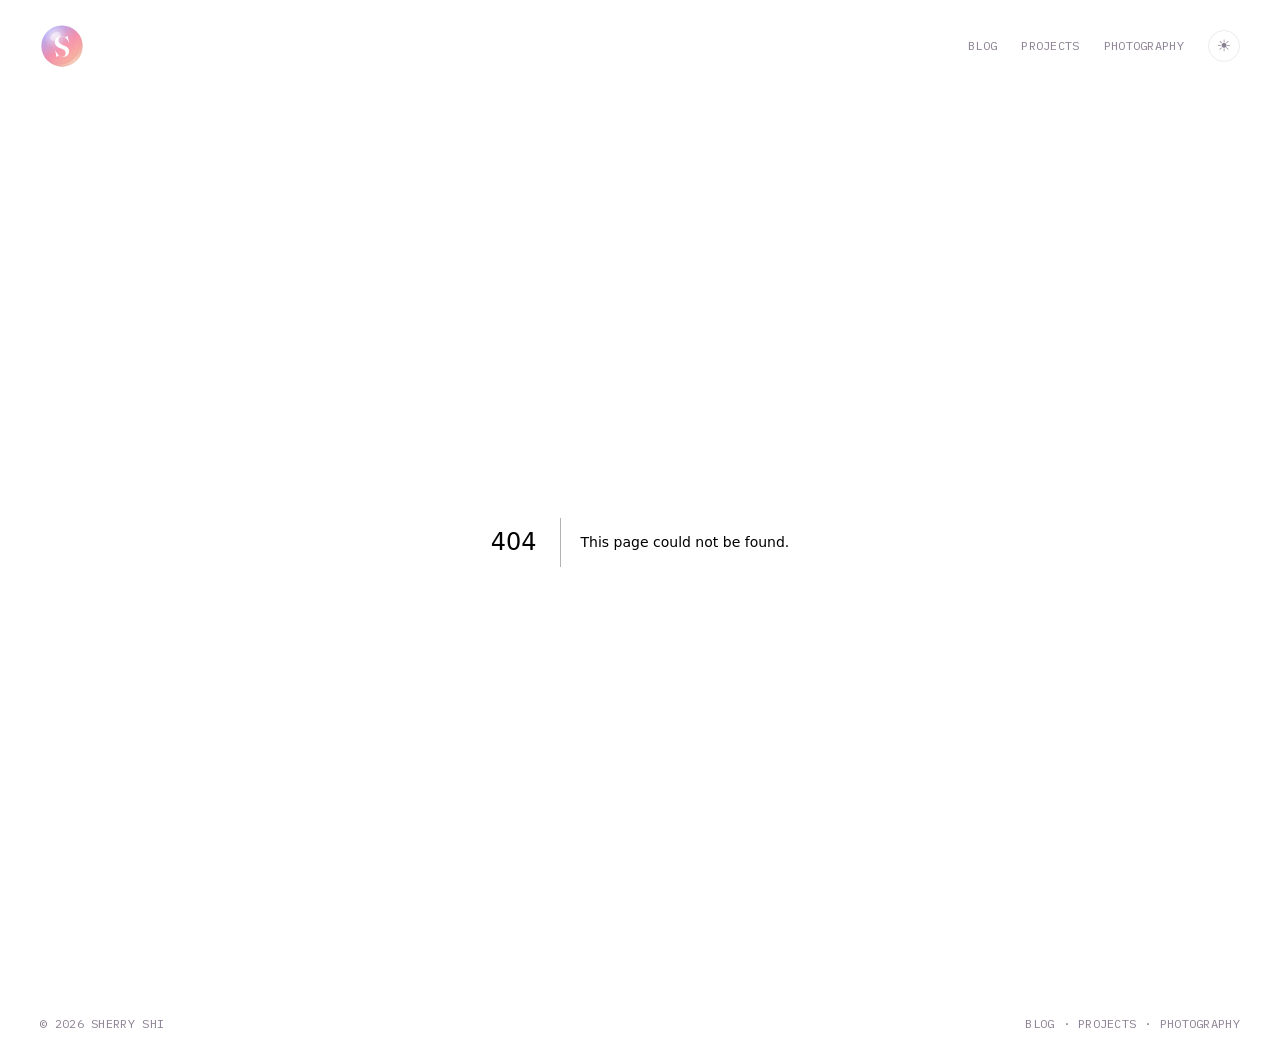
<file: 404/index.html>
<!DOCTYPE html><html lang="en" class="fraunces_415d15cc-module__v9bq-W__variable public_sans_e592d326-module__JEhSGq__variable ibm_plex_mono_b29ce311-module__B1rYkW__variable h-full antialiased"><head><meta charSet="utf-8"/><meta name="viewport" content="width=device-width, initial-scale=1"/><link rel="stylesheet" href="/_next/static/chunks/2ybbbsdgjd5dn.css" data-precedence="next"/><link rel="preload" as="script" fetchPriority="low" href="/_next/static/chunks/3ll07n217cgxf.js"/><script src="/_next/static/chunks/3tqnqxx00iegt.js" async=""></script><script src="/_next/static/chunks/2bcknr5_tllvo.js" async=""></script><script src="/_next/static/chunks/0mr0fnckbkr54.js" async=""></script><script src="/_next/static/chunks/turbopack-25s5fl1msm69b.js" async=""></script><script src="/_next/static/chunks/1v7grgsgn6mi6.js" async=""></script><script src="/_next/static/chunks/14mrh2-p_w84d.js" async=""></script><title>404: This page could not be found.</title><meta name="robots" content="noindex"/><meta name="next-size-adjust" content=""/><title>Sherry Shi</title><meta name="description" content="Personal website: blog, projects, and photography"/><link rel="icon" href="/icon.svg?icon.1ajpkp-hu7c09.svg" sizes="any" type="image/svg+xml"/><script>
(function() {
  try {
    var stored = localStorage.getItem('theme');
    if (stored === 'light' || stored === 'dark') {
      document.documentElement.setAttribute('data-theme', stored);
    }
  } catch (e) {}
})();
</script><script src="/_next/static/chunks/0cz1d0mv5g_q7.js" noModule=""></script></head><body class="flex min-h-full flex-col text-foreground"><div hidden=""><!--$--><!--/$--></div><header class="flex items-center justify-between px-6 py-6 sm:px-10"><a aria-label="Sherry Shi — home" class="inline-flex rounded-full transition-transform duration-200 ease-out hover:scale-105 active:scale-95 motion-reduce:transition-none" href="/"><svg viewBox="0 0 64 64" class="h-9 w-9 sm:h-11 sm:w-11" role="img" aria-label="Sherry Shi — home"><defs><linearGradient id="logo-body" x1="0.13" y1="0.05" x2="0.9" y2="0.98"><stop offset="0" stop-color="#9aa0ff"></stop><stop offset="0.5" stop-color="#f490ac"></stop><stop offset="1" stop-color="#ffc69a"></stop></linearGradient><radialGradient id="logo-round" cx="0.42" cy="0.38" r="0.74"><stop offset="0.65" stop-color="#5a4a7a" stop-opacity="0"></stop><stop offset="1" stop-color="#5a4a7a" stop-opacity="0.17"></stop></radialGradient><radialGradient id="logo-sheen" cx="0.32" cy="0.24" r="0.5"><stop offset="0" stop-color="#ffffff" stop-opacity="0.68"></stop><stop offset="0.6" stop-color="#ffffff" stop-opacity="0.1"></stop><stop offset="1" stop-color="#ffffff" stop-opacity="0"></stop></radialGradient><radialGradient id="logo-rimglow" cx="0.74" cy="0.82" r="0.45"><stop offset="0" stop-color="#fff2e6" stop-opacity="0.45"></stop><stop offset="1" stop-color="#fff2e6" stop-opacity="0"></stop></radialGradient><mask id="logo-rimmask"><rect width="64" height="64" fill="black"></rect><circle cx="32" cy="32" r="30" fill="white"></circle><circle cx="29.8" cy="29.6" r="28.8" fill="black"></circle></mask><filter id="logo-soft"><feGaussianBlur stdDeviation="0.9"></feGaussianBlur></filter></defs><circle cx="32" cy="32" r="30" fill="url(#logo-body)"></circle><circle cx="32" cy="32" r="30" fill="url(#logo-round)"></circle><g transform="translate(19.98,47.5) scale(0.02107,-0.02107)" fill="#ffffff"><path d="M608 -21Q515 -21 456.0 5.5Q397 32 364.0 59.0Q331 86 318 86Q310 86 295.5 69.0Q281 52 263.0 30.0Q245 8 229.0 -8.5Q213 -25 203 -25Q198 -25 191.5 -20.5Q185 -16 184 -8L108 423Q108 430 108.0 433.5Q108 437 111 437Q113 439 116.5 437.0Q120 435 122 431Q205 260 283.5 166.0Q362 72 437.5 35.5Q513 -1 587 -1Q695 -1 759.5 58.0Q824 117 824 231Q824 302 795.0 361.0Q766 420 696.5 470.5Q627 521 507 563Q350 620 255.5 687.5Q161 755 119.0 836.5Q77 918 77 1020Q77 1138 137.0 1228.5Q197 1319 302.5 1369.5Q408 1420 543 1420Q628 1420 682.5 1399.5Q737 1379 769.0 1358.5Q801 1338 816 1338Q829 1338 855.5 1359.5Q882 1381 907.0 1402.5Q932 1424 942 1424Q947 1424 951.0 1421.5Q955 1419 957 1411L1063 982Q1064 976 1064.0 972.5Q1064 969 1061 968Q1059 967 1055.5 969.0Q1052 971 1049 974Q958 1142 878.0 1235.0Q798 1328 720.0 1364.5Q642 1401 560 1401Q455 1401 388.0 1334.0Q321 1267 321 1148Q321 1075 348.5 1014.0Q376 953 442.5 902.5Q509 852 624 810Q789 750 883.5 683.0Q978 616 1018.0 538.0Q1058 460 1058 366Q1058 258 1005.0 170.5Q952 83 851.0 31.0Q750 -21 608 -21Z"></path></g><g mask="url(#logo-rimmask)" filter="url(#logo-soft)"><circle cx="32" cy="32" r="30" fill="url(#logo-rimglow)"></circle></g><circle cx="32" cy="32" r="30" fill="url(#logo-sheen)"></circle><ellipse cx="22.5" cy="18" rx="8.5" ry="5.5" fill="#ffffff" opacity="0.42" transform="rotate(-30 22.5 18)"></ellipse></svg></a><nav class="hidden items-center gap-6 sm:flex"><a class="font-mono text-xs tracking-wide text-muted transition-colors hover:text-foreground" href="/blog/">BLOG</a><a class="font-mono text-xs tracking-wide text-muted transition-colors hover:text-foreground" href="/projects/">PROJECTS</a><a class="font-mono text-xs tracking-wide text-muted transition-colors hover:text-foreground" href="/photography/">PHOTOGRAPHY</a><button aria-label="Toggle light and dark theme" class="flex h-8 w-8 items-center justify-center rounded-full border border-border text-muted transition-colors hover:border-border-strong hover:text-foreground">☀</button></nav><div class="sm:hidden"><button aria-label="Open menu" aria-expanded="false" aria-controls="mobile-menu" class="flex h-9 w-9 items-center justify-center rounded-full border border-border text-foreground transition-colors hover:border-border-strong"><svg width="18" height="18" viewBox="0 0 18 18" fill="none" aria-hidden="true"><path d="M2 5h14M2 9h14M2 13h14" stroke="currentColor" stroke-width="1.5" stroke-linecap="round"></path></svg></button></div></header><main class="flex-1"><div style="font-family:system-ui,&quot;Segoe UI&quot;,Roboto,Helvetica,Arial,sans-serif,&quot;Apple Color Emoji&quot;,&quot;Segoe UI Emoji&quot;;height:100vh;text-align:center;display:flex;flex-direction:column;align-items:center;justify-content:center"><div><style>body{color:#000;background:#fff;margin:0}.next-error-h1{border-right:1px solid rgba(0,0,0,.3)}@media (prefers-color-scheme:dark){body{color:#fff;background:#000}.next-error-h1{border-right:1px solid rgba(255,255,255,.3)}}</style><h1 class="next-error-h1" style="display:inline-block;margin:0 20px 0 0;padding:0 23px 0 0;font-size:24px;font-weight:500;vertical-align:top;line-height:49px">404</h1><div style="display:inline-block"><h2 style="font-size:14px;font-weight:400;line-height:49px;margin:0">This page could not be found.</h2></div></div></div><!--$--><!--/$--></main><footer class="mt-auto flex flex-wrap items-center justify-between gap-3 px-6 py-6 font-mono text-xs tracking-wide text-muted sm:px-10"><span>© <!-- -->2026<!-- --> <a class="transition-colors hover:text-foreground" href="/">SHERRY SHI</a></span><nav class="flex items-center gap-2"><a class="transition-colors hover:text-foreground" href="/blog/">BLOG</a><span aria-hidden="true">·</span><a class="transition-colors hover:text-foreground" href="/projects/">PROJECTS</a><span aria-hidden="true">·</span><a class="transition-colors hover:text-foreground" href="/photography/">PHOTOGRAPHY</a></nav></footer><script src="/_next/static/chunks/3ll07n217cgxf.js" id="_R_" async=""></script><script>(self.__next_f=self.__next_f||[]).push([0])</script><script>self.__next_f.push([1,"1:\"$Sreact.fragment\"\n2:I[22016,[\"/_next/static/chunks/1v7grgsgn6mi6.js\",\"/_next/static/chunks/14mrh2-p_w84d.js\"],\"\"]\nf:I[68027,[\"/_next/static/chunks/1v7grgsgn6mi6.js\",\"/_next/static/chunks/14mrh2-p_w84d.js\"],\"default\",1]\n:HL[\"/_next/static/chunks/2ybbbsdgjd5dn.css\",\"style\"]\n3:T405,M608 -21Q515 -21 456.0 5.5Q397 32 364.0 59.0Q331 86 318 86Q310 86 295.5 69.0Q281 52 263.0 30.0Q245 8 229.0 -8.5Q213 -25 203 -25Q198 -25 191.5 -20.5Q185 -16 184 -8L108 423Q108 430 108.0 433.5Q108 437 111 437Q113 439 116.5 437.0Q120 435 122 431Q205 260 283.5 166.0Q362 72 437.5 35.5Q513 -1 587 -1Q695 -1 759.5 58.0Q824 117 824 231Q824 302 795.0 361.0Q766 420 696.5 470.5Q627 521 507 563Q350 620 255.5 687.5Q161 755 119.0 836.5Q77 918 77 1020Q77 1138 137.0 1228.5Q197 1319 302.5 1369.5Q408 1420 543 1420Q628 1420 682.5 1399.5Q737 1379 769.0 1358.5Q801 1338 816 1338Q829 1338 855.5 1359.5Q882 1381 907.0 1402.5Q932 1424 942 1424Q947 1424 951.0 1421.5Q955 1419 957 1411L1063 982Q1064 976 1064.0 972.5Q1064 969 1061 968Q1059 967 1055.5 969.0Q1052 971 1049 974Q958 1142 878.0 1235.0Q798 1328 720.0 1364.5Q642 1401 560 1401Q455 1401 388.0 1334.0Q321 1267 321 1148Q321 1075 348.5 1014.0Q376 953 442.5 902.5Q509 852 624 810Q789 750 883.5 683.0Q978 616 1018.0 538.0Q1058 460 1058 366Q1058 258 1005.0 170.5Q952 83 851.0 31.0Q750 -21 608 -21Z"])</script><script>self.__next_f.push([1,"0:{\"P\":null,\"c\":[\"\",\"_not-found\",\"\"],\"q\":\"\",\"i\":false,\"f\":[[[\"\",{\"children\":[\"/_not-found\",{\"children\":[\"__PAGE__\",{}]}]},\"$undefined\",\"$undefined\",16],[[\"$\",\"$1\",\"c\",{\"children\":[[[\"$\",\"link\",\"0\",{\"rel\":\"stylesheet\",\"href\":\"/_next/static/chunks/2ybbbsdgjd5dn.css\",\"precedence\":\"next\",\"crossOrigin\":\"$undefined\",\"nonce\":\"$undefined\"}],[\"$\",\"script\",\"script-0\",{\"src\":\"/_next/static/chunks/1v7grgsgn6mi6.js\",\"async\":true,\"nonce\":\"$undefined\"}],[\"$\",\"script\",\"script-1\",{\"src\":\"/_next/static/chunks/14mrh2-p_w84d.js\",\"async\":true,\"nonce\":\"$undefined\"}]],[\"$\",\"html\",null,{\"lang\":\"en\",\"suppressHydrationWarning\":true,\"className\":\"fraunces_415d15cc-module__v9bq-W__variable public_sans_e592d326-module__JEhSGq__variable ibm_plex_mono_b29ce311-module__B1rYkW__variable h-full antialiased\",\"children\":[[\"$\",\"head\",null,{\"children\":[\"$\",\"script\",null,{\"dangerouslySetInnerHTML\":{\"__html\":\"\\n(function() {\\n  try {\\n    var stored = localStorage.getItem('theme');\\n    if (stored === 'light' || stored === 'dark') {\\n      document.documentElement.setAttribute('data-theme', stored);\\n    }\\n  } catch (e) {}\\n})();\\n\"}}]}],[\"$\",\"body\",null,{\"className\":\"flex min-h-full flex-col text-foreground\",\"children\":[[\"$\",\"header\",null,{\"className\":\"flex items-center justify-between px-6 py-6 sm:px-10\",\"children\":[[\"$\",\"$L2\",null,{\"href\":\"/\",\"aria-label\":\"Sherry Shi — home\",\"className\":\"inline-flex rounded-full transition-transform duration-200 ease-out hover:scale-105 active:scale-95 motion-reduce:transition-none\",\"children\":[\"$\",\"svg\",null,{\"viewBox\":\"0 0 64 64\",\"className\":\"h-9 w-9 sm:h-11 sm:w-11\",\"role\":\"img\",\"aria-label\":\"Sherry Shi — home\",\"children\":[[\"$\",\"defs\",null,{\"children\":[[\"$\",\"linearGradient\",null,{\"id\":\"logo-body\",\"x1\":\"0.13\",\"y1\":\"0.05\",\"x2\":\"0.9\",\"y2\":\"0.98\",\"children\":[[\"$\",\"stop\",null,{\"offset\":\"0\",\"stopColor\":\"#9aa0ff\"}],[\"$\",\"stop\",null,{\"offset\":\"0.5\",\"stopColor\":\"#f490ac\"}],[\"$\",\"stop\",null,{\"offset\":\"1\",\"stopColor\":\"#ffc69a\"}]]}],[\"$\",\"radialGradient\",null,{\"id\":\"logo-round\",\"cx\":\"0.42\",\"cy\":\"0.38\",\"r\":\"0.74\",\"children\":[[\"$\",\"stop\",null,{\"offset\":\"0.65\",\"stopColor\":\"#5a4a7a\",\"stopOpacity\":\"0\"}],[\"$\",\"stop\",null,{\"offset\":\"1\",\"stopColor\":\"#5a4a7a\",\"stopOpacity\":\"0.17\"}]]}],[\"$\",\"radialGradient\",null,{\"id\":\"logo-sheen\",\"cx\":\"0.32\",\"cy\":\"0.24\",\"r\":\"0.5\",\"children\":[[\"$\",\"stop\",null,{\"offset\":\"0\",\"stopColor\":\"#ffffff\",\"stopOpacity\":\"0.68\"}],[\"$\",\"stop\",null,{\"offset\":\"0.6\",\"stopColor\":\"#ffffff\",\"stopOpacity\":\"0.1\"}],[\"$\",\"stop\",null,{\"offset\":\"1\",\"stopColor\":\"#ffffff\",\"stopOpacity\":\"0\"}]]}],[\"$\",\"radialGradient\",null,{\"id\":\"logo-rimglow\",\"cx\":\"0.74\",\"cy\":\"0.82\",\"r\":\"0.45\",\"children\":[[\"$\",\"stop\",null,{\"offset\":\"0\",\"stopColor\":\"#fff2e6\",\"stopOpacity\":\"0.45\"}],[\"$\",\"stop\",null,{\"offset\":\"1\",\"stopColor\":\"#fff2e6\",\"stopOpacity\":\"0\"}]]}],[\"$\",\"mask\",null,{\"id\":\"logo-rimmask\",\"children\":[[\"$\",\"rect\",null,{\"width\":\"64\",\"height\":\"64\",\"fill\":\"black\"}],[\"$\",\"circle\",null,{\"cx\":\"32\",\"cy\":\"32\",\"r\":\"30\",\"fill\":\"white\"}],[\"$\",\"circle\",null,{\"cx\":\"29.8\",\"cy\":\"29.6\",\"r\":\"28.8\",\"fill\":\"black\"}]]}],[\"$\",\"filter\",null,{\"id\":\"logo-soft\",\"children\":[\"$\",\"feGaussianBlur\",null,{\"stdDeviation\":\"0.9\"}]}]]}],[\"$\",\"circle\",null,{\"cx\":\"32\",\"cy\":\"32\",\"r\":\"30\",\"fill\":\"url(#logo-body)\"}],[\"$\",\"circle\",null,{\"cx\":\"32\",\"cy\":\"32\",\"r\":\"30\",\"fill\":\"url(#logo-round)\"}],[\"$\",\"g\",null,{\"transform\":\"translate(19.98,47.5) scale(0.02107,-0.02107)\",\"fill\":\"#ffffff\",\"children\":[\"$\",\"path\",null,{\"d\":\"$3\"}]}],\"$L4\",\"$L5\",\"$L6\"]}]}],\"$L7\",\"$L8\"]}],\"$L9\",\"$La\"]}]]}]]}],{\"children\":[\"$Lb\",{\"children\":[\"$Lc\",{},null,false,null]},null,false,\"$@d\"]},null,false,null],\"$Le\",false]],\"m\":\"$undefined\",\"G\":[\"$f\",[\"$L10\"]],\"S\":true,\"h\":null,\"s\":\"$undefined\",\"l\":\"$undefined\",\"p\":\"$undefined\",\"d\":\"$undefined\",\"b\":\"XbUdUmmjxQ2gfIAyJ9Rnu\"}\n"])</script><script>self.__next_f.push([1,"11:I[94013,[\"/_next/static/chunks/1v7grgsgn6mi6.js\",\"/_next/static/chunks/14mrh2-p_w84d.js\"],\"ThemeToggle\"]\n12:I[92553,[\"/_next/static/chunks/1v7grgsgn6mi6.js\",\"/_next/static/chunks/14mrh2-p_w84d.js\"],\"MobileNav\"]\n13:I[39756,[\"/_next/static/chunks/1v7grgsgn6mi6.js\",\"/_next/static/chunks/14mrh2-p_w84d.js\"],\"default\"]\n14:I[37457,[\"/_next/static/chunks/1v7grgsgn6mi6.js\",\"/_next/static/chunks/14mrh2-p_w84d.js\"],\"default\"]\n15:I[97367,[\"/_next/static/chunks/1v7grgsgn6mi6.js\",\"/_next/static/chunks/14mrh2-p_w84d.js\"],\"OutletBoundary\"]\n16:\"$Sreact.suspense\"\n19:I[97367,[\"/_next/static/chunks/1v7grgsgn6mi6.js\",\"/_next/static/chunks/14mrh2-p_w84d.js\"],\"ViewportBoundary\"]\n1b:I[97367,[\"/_next/static/chunks/1v7grgsgn6mi6.js\",\"/_next/static/chunks/14mrh2-p_w84d.js\"],\"MetadataBoundary\"]\n4:[\"$\",\"g\",null,{\"mask\":\"url(#logo-rimmask)\",\"filter\":\"url(#logo-soft)\",\"children\":[\"$\",\"circle\",null,{\"cx\":\"32\",\"cy\":\"32\",\"r\":\"30\",\"fill\":\"url(#logo-rimglow)\"}]}]\n5:[\"$\",\"circle\",null,{\"cx\":\"32\",\"cy\":\"32\",\"r\":\"30\",\"fill\":\"url(#logo-sheen)\"}]\n6:[\"$\",\"ellipse\",null,{\"cx\":\"22.5\",\"cy\":\"18\",\"rx\":\"8.5\",\"ry\":\"5.5\",\"fill\":\"#ffffff\",\"opacity\":\"0.42\",\"transform\":\"rotate(-30 22.5 18)\"}]\n7:[\"$\",\"nav\",null,{\"className\":\"hidden items-center gap-6 sm:flex\",\"children\":[[\"$\",\"$L2\",null,{\"href\":\"/blog\",\"className\":\"font-mono text-xs tracking-wide text-muted transition-colors hover:text-foreground\",\"children\":\"BLOG\"}],[\"$\",\"$L2\",null,{\"href\":\"/projects\",\"className\":\"font-mono text-xs tracking-wide text-muted transition-colors hover:text-foreground\",\"children\":\"PROJECTS\"}],[\"$\",\"$L2\",null,{\"href\":\"/photography\",\"className\":\"font-mono text-xs tracking-wide text-muted transition-colors hover:text-foreground\",\"children\":\"PHOTOGRAPHY\"}],[\"$\",\"$L11\",null,{}]]}]\n8:[\"$\",\"$L12\",null,{}]\n"])</script><script>self.__next_f.push([1,"9:[\"$\",\"main\",null,{\"className\":\"flex-1\",\"children\":[\"$\",\"$L13\",null,{\"parallelRouterKey\":\"children\",\"error\":\"$undefined\",\"errorStyles\":\"$undefined\",\"errorScripts\":\"$undefined\",\"template\":[\"$\",\"$L14\",null,{}],\"templateStyles\":\"$undefined\",\"templateScripts\":\"$undefined\",\"notFound\":[[[\"$\",\"title\",null,{\"children\":\"404: This page could not be found.\"}],[\"$\",\"div\",null,{\"style\":{\"fontFamily\":\"system-ui,\\\"Segoe UI\\\",Roboto,Helvetica,Arial,sans-serif,\\\"Apple Color Emoji\\\",\\\"Segoe UI Emoji\\\"\",\"height\":\"100vh\",\"textAlign\":\"center\",\"display\":\"flex\",\"flexDirection\":\"column\",\"alignItems\":\"center\",\"justifyContent\":\"center\"},\"children\":[\"$\",\"div\",null,{\"children\":[[\"$\",\"style\",null,{\"dangerouslySetInnerHTML\":{\"__html\":\"body{color:#000;background:#fff;margin:0}.next-error-h1{border-right:1px solid rgba(0,0,0,.3)}@media (prefers-color-scheme:dark){body{color:#fff;background:#000}.next-error-h1{border-right:1px solid rgba(255,255,255,.3)}}\"}}],[\"$\",\"h1\",null,{\"className\":\"next-error-h1\",\"style\":{\"display\":\"inline-block\",\"margin\":\"0 20px 0 0\",\"padding\":\"0 23px 0 0\",\"fontSize\":24,\"fontWeight\":500,\"verticalAlign\":\"top\",\"lineHeight\":\"49px\"},\"children\":404}],[\"$\",\"div\",null,{\"style\":{\"display\":\"inline-block\"},\"children\":[\"$\",\"h2\",null,{\"style\":{\"fontSize\":14,\"fontWeight\":400,\"lineHeight\":\"49px\",\"margin\":0},\"children\":\"This page could not be found.\"}]}]]}]}]],[]],\"forbidden\":\"$undefined\",\"unauthorized\":\"$undefined\"}]}]\n"])</script><script>self.__next_f.push([1,"a:[\"$\",\"footer\",null,{\"className\":\"mt-auto flex flex-wrap items-center justify-between gap-3 px-6 py-6 font-mono text-xs tracking-wide text-muted sm:px-10\",\"children\":[[\"$\",\"span\",null,{\"children\":[\"© \",2026,\" \",[\"$\",\"$L2\",null,{\"href\":\"/\",\"className\":\"transition-colors hover:text-foreground\",\"children\":\"SHERRY SHI\"}]]}],[\"$\",\"nav\",null,{\"className\":\"flex items-center gap-2\",\"children\":[[\"$\",\"$L2\",null,{\"href\":\"/blog\",\"className\":\"transition-colors hover:text-foreground\",\"children\":\"BLOG\"}],[\"$\",\"span\",null,{\"aria-hidden\":\"true\",\"children\":\"·\"}],[\"$\",\"$L2\",null,{\"href\":\"/projects\",\"className\":\"transition-colors hover:text-foreground\",\"children\":\"PROJECTS\"}],[\"$\",\"span\",null,{\"aria-hidden\":\"true\",\"children\":\"·\"}],[\"$\",\"$L2\",null,{\"href\":\"/photography\",\"className\":\"transition-colors hover:text-foreground\",\"children\":\"PHOTOGRAPHY\"}]]}]]}]\nb:[\"$\",\"$1\",\"c\",{\"children\":[null,[\"$\",\"$L13\",null,{\"parallelRouterKey\":\"children\",\"error\":\"$undefined\",\"errorStyles\":\"$undefined\",\"errorScripts\":\"$undefined\",\"template\":[\"$\",\"$L14\",null,{}],\"templateStyles\":\"$undefined\",\"templateScripts\":\"$undefined\",\"notFound\":\"$undefined\",\"forbidden\":\"$undefined\",\"unauthorized\":\"$undefined\"}]]}]\nc:[\"$\",\"$1\",\"c\",{\"children\":[[[\"$\",\"title\",null,{\"children\":\"404: This page could not be found.\"}],[\"$\",\"div\",null,{\"style\":\"$9:props:children:props:notFound:0:1:props:style\",\"children\":[\"$\",\"div\",null,{\"children\":[[\"$\",\"style\",null,{\"dangerouslySetInnerHTML\":{\"__html\":\"body{color:#000;background:#fff;margin:0}.next-error-h1{border-right:1px solid rgba(0,0,0,.3)}@media (prefers-color-scheme:dark){body{color:#fff;background:#000}.next-error-h1{border-right:1px solid rgba(255,255,255,.3)}}\"}}],[\"$\",\"h1\",null,{\"className\":\"next-error-h1\",\"style\":\"$9:props:children:props:notFound:0:1:props:children:props:children:1:props:style\",\"children\":404}],[\"$\",\"div\",null,{\"style\":\"$9:props:children:props:notFound:0:1:props:children:props:children:2:props:style\",\"children\":[\"$\",\"h2\",null,{\"style\":\"$9:props:children:props:notFound:0:1:props:children:props:children:2:props:children:props:style\",\"children\":\"This page could not be found.\"}]}]]}]}]],null,[\"$\",\"$L15\",null,{\"children\":[\"$\",\"$16\",null,{\"name\":\"Next.MetadataOutlet\",\"children\":\"$@17\"}]}]]}]\n18:[]\nd:\"$W18\"\ne:[\"$\",\"$1\",\"h\",{\"children\":[[\"$\",\"meta\",null,{\"name\":\"robots\",\"content\":\"noindex\"}],[\"$\",\"$L19\",null,{\"children\":\"$L1a\"}],[\"$\",\"div\",null,{\"hidden\":true,\"children\":[\"$\",\"$L1b\",null,{\"children\":[\"$\",\"$16\",null,{\"name\":\"Next.Metadata\",\"children\":\"$L1c\"}]}]}],[\"$\",\"meta\",null,{\"name\":\"next-size-adjust\",\"content\":\"\"}]]}]\n10:[\"$\",\"link\",\"0\",{\"rel\":\"stylesheet\",\"href\":\"/_next/static/chunks/2ybbbsdgjd5dn.css\",\"precedence\":\"next\",\"crossOrigin\":\"$undefined\",\"nonce\":\"$undefined\"}]\n"])</script><script>self.__next_f.push([1,"1a:[[\"$\",\"meta\",\"0\",{\"charSet\":\"utf-8\"}],[\"$\",\"meta\",\"1\",{\"name\":\"viewport\",\"content\":\"width=device-width, initial-scale=1\"}]]\n"])</script><script>self.__next_f.push([1,"1d:I[27201,[\"/_next/static/chunks/1v7grgsgn6mi6.js\",\"/_next/static/chunks/14mrh2-p_w84d.js\"],\"IconMark\"]\n17:null\n1c:[[\"$\",\"title\",\"0\",{\"children\":\"Sherry Shi\"}],[\"$\",\"meta\",\"1\",{\"name\":\"description\",\"content\":\"Personal website: blog, projects, and photography\"}],[\"$\",\"link\",\"2\",{\"rel\":\"icon\",\"href\":\"/icon.svg?icon.1ajpkp-hu7c09.svg\",\"sizes\":\"any\",\"type\":\"image/svg+xml\"}],[\"$\",\"$L1d\",\"3\",{}]]\n"])</script></body></html>
</file>
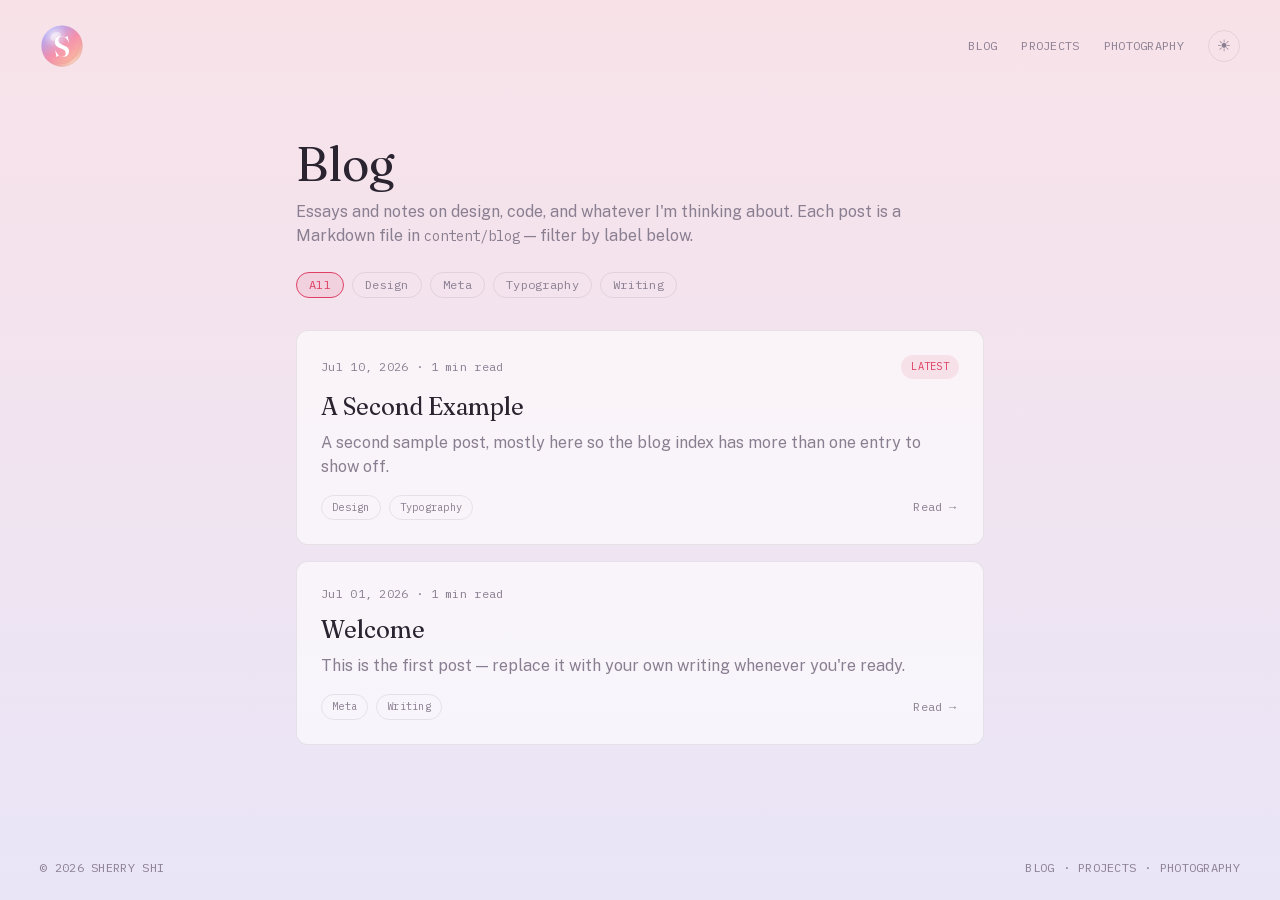
<file: blog/index.html>
<!DOCTYPE html><html lang="en" class="fraunces_415d15cc-module__v9bq-W__variable public_sans_e592d326-module__JEhSGq__variable ibm_plex_mono_b29ce311-module__B1rYkW__variable h-full antialiased"><head><meta charSet="utf-8"/><meta name="viewport" content="width=device-width, initial-scale=1"/><link rel="preload" href="/_next/static/media/54fc36028e2bb174-s.p.20jfceqj9zyw9.woff2" as="font" crossorigin="" type="font/woff2"/><link rel="preload" href="/_next/static/media/99e609270109b47d-s.p.40sczeszzbjw1.woff2" as="font" crossorigin="" type="font/woff2"/><link rel="preload" href="/_next/static/media/effe91970fc4db64-s.p.0oace-s_gkfks.woff2" as="font" crossorigin="" type="font/woff2"/><link rel="preload" href="/_next/static/media/fa0520225c6f3d07-s.p.33u8lzvd44aqk.woff2" as="font" crossorigin="" type="font/woff2"/><link rel="stylesheet" href="/_next/static/chunks/2ybbbsdgjd5dn.css" data-precedence="next"/><link rel="preload" as="script" fetchPriority="low" href="/_next/static/chunks/3ll07n217cgxf.js"/><script src="/_next/static/chunks/3tqnqxx00iegt.js" async=""></script><script src="/_next/static/chunks/2bcknr5_tllvo.js" async=""></script><script src="/_next/static/chunks/0mr0fnckbkr54.js" async=""></script><script src="/_next/static/chunks/turbopack-25s5fl1msm69b.js" async=""></script><script src="/_next/static/chunks/1v7grgsgn6mi6.js" async=""></script><script src="/_next/static/chunks/14mrh2-p_w84d.js" async=""></script><script src="/_next/static/chunks/0lfaqk7xmmp-7.js" async=""></script><meta name="next-size-adjust" content=""/><title>Blog</title><meta name="description" content="Personal website: blog, projects, and photography"/><link rel="icon" href="/icon.svg?icon.1ajpkp-hu7c09.svg" sizes="any" type="image/svg+xml"/><script>
(function() {
  try {
    var stored = localStorage.getItem('theme');
    if (stored === 'light' || stored === 'dark') {
      document.documentElement.setAttribute('data-theme', stored);
    }
  } catch (e) {}
})();
</script><script src="/_next/static/chunks/0cz1d0mv5g_q7.js" noModule=""></script></head><body class="flex min-h-full flex-col text-foreground"><div hidden=""><!--$--><!--/$--></div><header class="flex items-center justify-between px-6 py-6 sm:px-10"><a aria-label="Sherry Shi — home" class="inline-flex rounded-full transition-transform duration-200 ease-out hover:scale-105 active:scale-95 motion-reduce:transition-none" href="/"><svg viewBox="0 0 64 64" class="h-9 w-9 sm:h-11 sm:w-11" role="img" aria-label="Sherry Shi — home"><defs><linearGradient id="logo-body" x1="0.13" y1="0.05" x2="0.9" y2="0.98"><stop offset="0" stop-color="#9aa0ff"></stop><stop offset="0.5" stop-color="#f490ac"></stop><stop offset="1" stop-color="#ffc69a"></stop></linearGradient><radialGradient id="logo-round" cx="0.42" cy="0.38" r="0.74"><stop offset="0.65" stop-color="#5a4a7a" stop-opacity="0"></stop><stop offset="1" stop-color="#5a4a7a" stop-opacity="0.17"></stop></radialGradient><radialGradient id="logo-sheen" cx="0.32" cy="0.24" r="0.5"><stop offset="0" stop-color="#ffffff" stop-opacity="0.68"></stop><stop offset="0.6" stop-color="#ffffff" stop-opacity="0.1"></stop><stop offset="1" stop-color="#ffffff" stop-opacity="0"></stop></radialGradient><radialGradient id="logo-rimglow" cx="0.74" cy="0.82" r="0.45"><stop offset="0" stop-color="#fff2e6" stop-opacity="0.45"></stop><stop offset="1" stop-color="#fff2e6" stop-opacity="0"></stop></radialGradient><mask id="logo-rimmask"><rect width="64" height="64" fill="black"></rect><circle cx="32" cy="32" r="30" fill="white"></circle><circle cx="29.8" cy="29.6" r="28.8" fill="black"></circle></mask><filter id="logo-soft"><feGaussianBlur stdDeviation="0.9"></feGaussianBlur></filter></defs><circle cx="32" cy="32" r="30" fill="url(#logo-body)"></circle><circle cx="32" cy="32" r="30" fill="url(#logo-round)"></circle><g transform="translate(19.98,47.5) scale(0.02107,-0.02107)" fill="#ffffff"><path d="M608 -21Q515 -21 456.0 5.5Q397 32 364.0 59.0Q331 86 318 86Q310 86 295.5 69.0Q281 52 263.0 30.0Q245 8 229.0 -8.5Q213 -25 203 -25Q198 -25 191.5 -20.5Q185 -16 184 -8L108 423Q108 430 108.0 433.5Q108 437 111 437Q113 439 116.5 437.0Q120 435 122 431Q205 260 283.5 166.0Q362 72 437.5 35.5Q513 -1 587 -1Q695 -1 759.5 58.0Q824 117 824 231Q824 302 795.0 361.0Q766 420 696.5 470.5Q627 521 507 563Q350 620 255.5 687.5Q161 755 119.0 836.5Q77 918 77 1020Q77 1138 137.0 1228.5Q197 1319 302.5 1369.5Q408 1420 543 1420Q628 1420 682.5 1399.5Q737 1379 769.0 1358.5Q801 1338 816 1338Q829 1338 855.5 1359.5Q882 1381 907.0 1402.5Q932 1424 942 1424Q947 1424 951.0 1421.5Q955 1419 957 1411L1063 982Q1064 976 1064.0 972.5Q1064 969 1061 968Q1059 967 1055.5 969.0Q1052 971 1049 974Q958 1142 878.0 1235.0Q798 1328 720.0 1364.5Q642 1401 560 1401Q455 1401 388.0 1334.0Q321 1267 321 1148Q321 1075 348.5 1014.0Q376 953 442.5 902.5Q509 852 624 810Q789 750 883.5 683.0Q978 616 1018.0 538.0Q1058 460 1058 366Q1058 258 1005.0 170.5Q952 83 851.0 31.0Q750 -21 608 -21Z"></path></g><g mask="url(#logo-rimmask)" filter="url(#logo-soft)"><circle cx="32" cy="32" r="30" fill="url(#logo-rimglow)"></circle></g><circle cx="32" cy="32" r="30" fill="url(#logo-sheen)"></circle><ellipse cx="22.5" cy="18" rx="8.5" ry="5.5" fill="#ffffff" opacity="0.42" transform="rotate(-30 22.5 18)"></ellipse></svg></a><nav class="hidden items-center gap-6 sm:flex"><a class="font-mono text-xs tracking-wide text-muted transition-colors hover:text-foreground" href="/blog/">BLOG</a><a class="font-mono text-xs tracking-wide text-muted transition-colors hover:text-foreground" href="/projects/">PROJECTS</a><a class="font-mono text-xs tracking-wide text-muted transition-colors hover:text-foreground" href="/photography/">PHOTOGRAPHY</a><button aria-label="Toggle light and dark theme" class="flex h-8 w-8 items-center justify-center rounded-full border border-border text-muted transition-colors hover:border-border-strong hover:text-foreground">☀</button></nav><div class="sm:hidden"><button aria-label="Open menu" aria-expanded="false" aria-controls="mobile-menu" class="flex h-9 w-9 items-center justify-center rounded-full border border-border text-foreground transition-colors hover:border-border-strong"><svg width="18" height="18" viewBox="0 0 18 18" fill="none" aria-hidden="true"><path d="M2 5h14M2 9h14M2 13h14" stroke="currentColor" stroke-width="1.5" stroke-linecap="round"></path></svg></button></div></header><main class="flex-1"><div aria-hidden="true" class="fixed inset-0 -z-10 screen-blog"></div><div class="mx-auto max-w-3xl px-6 pb-6 pt-12 sm:px-10"><h1 class="font-display text-4xl sm:text-5xl">Blog</h1><p class="mt-3 max-w-2xl text-muted">Essays and notes on design, code, and whatever I&#x27;m thinking about. Each post is a Markdown file in<!-- --> <code class="font-mono text-sm">content/blog</code> — filter by label below.</p></div><div class="mx-auto max-w-3xl px-6 pb-20 sm:px-10"><div class="flex flex-wrap items-center gap-2 mb-8"><button type="button" aria-pressed="true" class="rounded-full border px-3 py-1 font-mono text-xs tracking-wide transition-colors border-accent bg-accent/10 text-accent">All</button><button type="button" aria-pressed="false" class="rounded-full border px-3 py-1 font-mono text-xs tracking-wide transition-colors border-border text-muted hover:border-border-strong hover:text-foreground">Design</button><button type="button" aria-pressed="false" class="rounded-full border px-3 py-1 font-mono text-xs tracking-wide transition-colors border-border text-muted hover:border-border-strong hover:text-foreground">Meta</button><button type="button" aria-pressed="false" class="rounded-full border px-3 py-1 font-mono text-xs tracking-wide transition-colors border-border text-muted hover:border-border-strong hover:text-foreground">Typography</button><button type="button" aria-pressed="false" class="rounded-full border px-3 py-1 font-mono text-xs tracking-wide transition-colors border-border text-muted hover:border-border-strong hover:text-foreground">Writing</button></div><ul class="flex flex-col gap-4"><li><a class="group block rounded-xl border border-border bg-surface/60 p-6 transition-all duration-300 hover:-translate-y-0.5 hover:border-border-strong hover:bg-surface hover:shadow-[0_16px_40px_rgba(0,0,0,0.12)]" href="/blog/formatting-example/"><div class="flex items-center justify-between gap-4"><span class="font-mono text-xs tracking-wide text-muted">Jul 10, 2026<!-- --> · <!-- -->1 min read</span><span class="rounded-full bg-accent/10 px-2.5 py-1 font-mono text-[0.65rem] tracking-wide text-accent">LATEST</span></div><h2 class="mt-3 font-display text-2xl transition-colors group-hover:text-accent">A Second Example</h2><p class="mt-2 text-muted">A second sample post, mostly here so the blog index has more than one entry to show off.</p><div class="mt-4 flex items-center justify-between gap-4"><div class="flex flex-wrap gap-2"><span class="rounded-full border border-border px-2.5 py-1 font-mono text-[0.65rem] tracking-wide text-muted">Design</span><span class="rounded-full border border-border px-2.5 py-1 font-mono text-[0.65rem] tracking-wide text-muted">Typography</span></div><span class="inline-flex shrink-0 items-center gap-1 font-mono text-xs tracking-wide text-muted transition-colors group-hover:text-accent">Read<span class="transition-transform duration-300 group-hover:translate-x-0.5">→</span></span></div></a></li><li><a class="group block rounded-xl border border-border bg-surface/60 p-6 transition-all duration-300 hover:-translate-y-0.5 hover:border-border-strong hover:bg-surface hover:shadow-[0_16px_40px_rgba(0,0,0,0.12)]" href="/blog/welcome/"><div class="flex items-center justify-between gap-4"><span class="font-mono text-xs tracking-wide text-muted">Jul 01, 2026<!-- --> · <!-- -->1 min read</span></div><h2 class="mt-3 font-display text-2xl transition-colors group-hover:text-accent">Welcome</h2><p class="mt-2 text-muted">This is the first post — replace it with your own writing whenever you&#x27;re ready.</p><div class="mt-4 flex items-center justify-between gap-4"><div class="flex flex-wrap gap-2"><span class="rounded-full border border-border px-2.5 py-1 font-mono text-[0.65rem] tracking-wide text-muted">Meta</span><span class="rounded-full border border-border px-2.5 py-1 font-mono text-[0.65rem] tracking-wide text-muted">Writing</span></div><span class="inline-flex shrink-0 items-center gap-1 font-mono text-xs tracking-wide text-muted transition-colors group-hover:text-accent">Read<span class="transition-transform duration-300 group-hover:translate-x-0.5">→</span></span></div></a></li></ul></div><!--$--><!--/$--></main><footer class="mt-auto flex flex-wrap items-center justify-between gap-3 px-6 py-6 font-mono text-xs tracking-wide text-muted sm:px-10"><span>© <!-- -->2026<!-- --> <a class="transition-colors hover:text-foreground" href="/">SHERRY SHI</a></span><nav class="flex items-center gap-2"><a class="transition-colors hover:text-foreground" href="/blog/">BLOG</a><span aria-hidden="true">·</span><a class="transition-colors hover:text-foreground" href="/projects/">PROJECTS</a><span aria-hidden="true">·</span><a class="transition-colors hover:text-foreground" href="/photography/">PHOTOGRAPHY</a></nav></footer><script src="/_next/static/chunks/3ll07n217cgxf.js" id="_R_" async=""></script><script>(self.__next_f=self.__next_f||[]).push([0])</script><script>self.__next_f.push([1,"1:\"$Sreact.fragment\"\n2:I[22016,[\"/_next/static/chunks/1v7grgsgn6mi6.js\",\"/_next/static/chunks/14mrh2-p_w84d.js\"],\"\"]\nf:I[68027,[\"/_next/static/chunks/1v7grgsgn6mi6.js\",\"/_next/static/chunks/14mrh2-p_w84d.js\"],\"default\",1]\n:HL[\"/_next/static/chunks/2ybbbsdgjd5dn.css\",\"style\"]\n:HL[\"/_next/static/media/54fc36028e2bb174-s.p.20jfceqj9zyw9.woff2\",\"font\",{\"crossOrigin\":\"\",\"type\":\"font/woff2\"}]\n:HL[\"/_next/static/media/99e609270109b47d-s.p.40sczeszzbjw1.woff2\",\"font\",{\"crossOrigin\":\"\",\"type\":\"font/woff2\"}]\n:HL[\"/_next/static/media/effe91970fc4db64-s.p.0oace-s_gkfks.woff2\",\"font\",{\"crossOrigin\":\"\",\"type\":\"font/woff2\"}]\n:HL[\"/_next/static/media/fa0520225c6f3d07-s.p.33u8lzvd44aqk.woff2\",\"font\",{\"crossOrigin\":\"\",\"type\":\"font/woff2\"}]\n3:T405,M608 -21Q515 -21 456.0 5.5Q397 32 364.0 59.0Q331 86 318 86Q310 86 295.5 69.0Q281 52 263.0 30.0Q245 8 229.0 -8.5Q213 -25 203 -25Q198 -25 191.5 -20.5Q185 -16 184 -8L108 423Q108 430 108.0 433.5Q108 437 111 437Q113 439 116.5 437.0Q120 435 122 431Q205 260 283.5 166.0Q362 72 437.5 35.5Q513 -1 587 -1Q695 -1 759.5 58.0Q824 117 824 231Q824 302 795.0 361.0Q766 420 696.5 470.5Q627 521 507 563Q350 620 255.5 687.5Q161 755 119.0 836.5Q77 918 77 1020Q77 1138 137.0 1228.5Q197 1319 302.5 1369.5Q408 1420 543 1420Q628 1420 682.5 1399.5Q737 1379 769.0 1358.5Q801 1338 816 1338Q829 1338 855.5 1359.5Q882 1381 907.0 1402.5Q932 1424 942 1424Q947 1424 951.0 1421.5Q955 1419 957 1411L1063 982Q1064 976 1064.0 972.5Q1064 969 1061 968Q1059 967 1055.5 969.0Q1052 971 1049 974Q958 1142 878.0 1235.0Q798 1328 720.0 1364.5Q642 1401 560 1401Q455 1401 388.0 1334.0Q321 1267 321 1148Q321 1075 348.5 1014.0Q376 953 442.5 902.5Q509 852 624 810Q789 750 883.5 683.0Q978 616 1018.0 538.0Q1058 460 1058 366Q1058 258 1005.0 170.5Q952 83 851.0 31.0Q750 -21 608 -21Z"])</script><script>self.__next_f.push([1,"0:{\"P\":null,\"c\":[\"\",\"blog\",\"\"],\"q\":\"\",\"i\":false,\"f\":[[[\"\",{\"children\":[\"blog\",{\"children\":[\"__PAGE__\",{}]}]},\"$undefined\",\"$undefined\",16],[[\"$\",\"$1\",\"c\",{\"children\":[[[\"$\",\"link\",\"0\",{\"rel\":\"stylesheet\",\"href\":\"/_next/static/chunks/2ybbbsdgjd5dn.css\",\"precedence\":\"next\",\"crossOrigin\":\"$undefined\",\"nonce\":\"$undefined\"}],[\"$\",\"script\",\"script-0\",{\"src\":\"/_next/static/chunks/1v7grgsgn6mi6.js\",\"async\":true,\"nonce\":\"$undefined\"}],[\"$\",\"script\",\"script-1\",{\"src\":\"/_next/static/chunks/14mrh2-p_w84d.js\",\"async\":true,\"nonce\":\"$undefined\"}]],[\"$\",\"html\",null,{\"lang\":\"en\",\"suppressHydrationWarning\":true,\"className\":\"fraunces_415d15cc-module__v9bq-W__variable public_sans_e592d326-module__JEhSGq__variable ibm_plex_mono_b29ce311-module__B1rYkW__variable h-full antialiased\",\"children\":[[\"$\",\"head\",null,{\"children\":[\"$\",\"script\",null,{\"dangerouslySetInnerHTML\":{\"__html\":\"\\n(function() {\\n  try {\\n    var stored = localStorage.getItem('theme');\\n    if (stored === 'light' || stored === 'dark') {\\n      document.documentElement.setAttribute('data-theme', stored);\\n    }\\n  } catch (e) {}\\n})();\\n\"}}]}],[\"$\",\"body\",null,{\"className\":\"flex min-h-full flex-col text-foreground\",\"children\":[[\"$\",\"header\",null,{\"className\":\"flex items-center justify-between px-6 py-6 sm:px-10\",\"children\":[[\"$\",\"$L2\",null,{\"href\":\"/\",\"aria-label\":\"Sherry Shi — home\",\"className\":\"inline-flex rounded-full transition-transform duration-200 ease-out hover:scale-105 active:scale-95 motion-reduce:transition-none\",\"children\":[\"$\",\"svg\",null,{\"viewBox\":\"0 0 64 64\",\"className\":\"h-9 w-9 sm:h-11 sm:w-11\",\"role\":\"img\",\"aria-label\":\"Sherry Shi — home\",\"children\":[[\"$\",\"defs\",null,{\"children\":[[\"$\",\"linearGradient\",null,{\"id\":\"logo-body\",\"x1\":\"0.13\",\"y1\":\"0.05\",\"x2\":\"0.9\",\"y2\":\"0.98\",\"children\":[[\"$\",\"stop\",null,{\"offset\":\"0\",\"stopColor\":\"#9aa0ff\"}],[\"$\",\"stop\",null,{\"offset\":\"0.5\",\"stopColor\":\"#f490ac\"}],[\"$\",\"stop\",null,{\"offset\":\"1\",\"stopColor\":\"#ffc69a\"}]]}],[\"$\",\"radialGradient\",null,{\"id\":\"logo-round\",\"cx\":\"0.42\",\"cy\":\"0.38\",\"r\":\"0.74\",\"children\":[[\"$\",\"stop\",null,{\"offset\":\"0.65\",\"stopColor\":\"#5a4a7a\",\"stopOpacity\":\"0\"}],[\"$\",\"stop\",null,{\"offset\":\"1\",\"stopColor\":\"#5a4a7a\",\"stopOpacity\":\"0.17\"}]]}],[\"$\",\"radialGradient\",null,{\"id\":\"logo-sheen\",\"cx\":\"0.32\",\"cy\":\"0.24\",\"r\":\"0.5\",\"children\":[[\"$\",\"stop\",null,{\"offset\":\"0\",\"stopColor\":\"#ffffff\",\"stopOpacity\":\"0.68\"}],[\"$\",\"stop\",null,{\"offset\":\"0.6\",\"stopColor\":\"#ffffff\",\"stopOpacity\":\"0.1\"}],[\"$\",\"stop\",null,{\"offset\":\"1\",\"stopColor\":\"#ffffff\",\"stopOpacity\":\"0\"}]]}],[\"$\",\"radialGradient\",null,{\"id\":\"logo-rimglow\",\"cx\":\"0.74\",\"cy\":\"0.82\",\"r\":\"0.45\",\"children\":[[\"$\",\"stop\",null,{\"offset\":\"0\",\"stopColor\":\"#fff2e6\",\"stopOpacity\":\"0.45\"}],[\"$\",\"stop\",null,{\"offset\":\"1\",\"stopColor\":\"#fff2e6\",\"stopOpacity\":\"0\"}]]}],[\"$\",\"mask\",null,{\"id\":\"logo-rimmask\",\"children\":[[\"$\",\"rect\",null,{\"width\":\"64\",\"height\":\"64\",\"fill\":\"black\"}],[\"$\",\"circle\",null,{\"cx\":\"32\",\"cy\":\"32\",\"r\":\"30\",\"fill\":\"white\"}],[\"$\",\"circle\",null,{\"cx\":\"29.8\",\"cy\":\"29.6\",\"r\":\"28.8\",\"fill\":\"black\"}]]}],[\"$\",\"filter\",null,{\"id\":\"logo-soft\",\"children\":[\"$\",\"feGaussianBlur\",null,{\"stdDeviation\":\"0.9\"}]}]]}],[\"$\",\"circle\",null,{\"cx\":\"32\",\"cy\":\"32\",\"r\":\"30\",\"fill\":\"url(#logo-body)\"}],[\"$\",\"circle\",null,{\"cx\":\"32\",\"cy\":\"32\",\"r\":\"30\",\"fill\":\"url(#logo-round)\"}],[\"$\",\"g\",null,{\"transform\":\"translate(19.98,47.5) scale(0.02107,-0.02107)\",\"fill\":\"#ffffff\",\"children\":[\"$\",\"path\",null,{\"d\":\"$3\"}]}],\"$L4\",\"$L5\",\"$L6\"]}]}],\"$L7\",\"$L8\"]}],\"$L9\",\"$La\"]}]]}]]}],{\"children\":[\"$Lb\",{\"children\":[\"$Lc\",{},null,false,null]},null,false,\"$@d\"]},null,false,null],\"$Le\",false]],\"m\":\"$undefined\",\"G\":[\"$f\",[\"$L10\"]],\"S\":true,\"h\":null,\"s\":\"$undefined\",\"l\":\"$undefined\",\"p\":\"$undefined\",\"d\":\"$undefined\",\"b\":\"XbUdUmmjxQ2gfIAyJ9Rnu\"}\n"])</script><script>self.__next_f.push([1,"11:I[94013,[\"/_next/static/chunks/1v7grgsgn6mi6.js\",\"/_next/static/chunks/14mrh2-p_w84d.js\"],\"ThemeToggle\"]\n12:I[92553,[\"/_next/static/chunks/1v7grgsgn6mi6.js\",\"/_next/static/chunks/14mrh2-p_w84d.js\"],\"MobileNav\"]\n13:I[39756,[\"/_next/static/chunks/1v7grgsgn6mi6.js\",\"/_next/static/chunks/14mrh2-p_w84d.js\"],\"default\"]\n14:I[37457,[\"/_next/static/chunks/1v7grgsgn6mi6.js\",\"/_next/static/chunks/14mrh2-p_w84d.js\"],\"default\"]\n15:I[57658,[\"/_next/static/chunks/1v7grgsgn6mi6.js\",\"/_next/static/chunks/14mrh2-p_w84d.js\",\"/_next/static/chunks/0lfaqk7xmmp-7.js\"],\"BlogIndex\"]\n16:I[97367,[\"/_next/static/chunks/1v7grgsgn6mi6.js\",\"/_next/static/chunks/14mrh2-p_w84d.js\"],\"OutletBoundary\"]\n17:\"$Sreact.suspense\"\n1a:I[97367,[\"/_next/static/chunks/1v7grgsgn6mi6.js\",\"/_next/static/chunks/14mrh2-p_w84d.js\"],\"ViewportBoundary\"]\n1c:I[97367,[\"/_next/static/chunks/1v7grgsgn6mi6.js\",\"/_next/static/chunks/14mrh2-p_w84d.js\"],\"MetadataBoundary\"]\n4:[\"$\",\"g\",null,{\"mask\":\"url(#logo-rimmask)\",\"filter\":\"url(#logo-soft)\",\"children\":[\"$\",\"circle\",null,{\"cx\":\"32\",\"cy\":\"32\",\"r\":\"30\",\"fill\":\"url(#logo-rimglow)\"}]}]\n5:[\"$\",\"circle\",null,{\"cx\":\"32\",\"cy\":\"32\",\"r\":\"30\",\"fill\":\"url(#logo-sheen)\"}]\n6:[\"$\",\"ellipse\",null,{\"cx\":\"22.5\",\"cy\":\"18\",\"rx\":\"8.5\",\"ry\":\"5.5\",\"fill\":\"#ffffff\",\"opacity\":\"0.42\",\"transform\":\"rotate(-30 22.5 18)\"}]\n7:[\"$\",\"nav\",null,{\"className\":\"hidden items-center gap-6 sm:flex\",\"children\":[[\"$\",\"$L2\",null,{\"href\":\"/blog\",\"className\":\"font-mono text-xs tracking-wide text-muted transition-colors hover:text-foreground\",\"children\":\"BLOG\"}],[\"$\",\"$L2\",null,{\"href\":\"/projects\",\"className\":\"font-mono text-xs tracking-wide text-muted transition-colors hover:text-foreground\",\"children\":\"PROJECTS\"}],[\"$\",\"$L2\",null,{\"href\":\"/photography\",\"className\":\"font-mono text-xs tracking-wide text-muted transition-colors hover:text-foreground\",\"children\":\"PHOTOGRAPHY\"}],[\"$\",\"$L11\",null,{}]]}]\n8:[\"$\",\"$L12\",null,{}]\n"])</script><script>self.__next_f.push([1,"9:[\"$\",\"main\",null,{\"className\":\"flex-1\",\"children\":[\"$\",\"$L13\",null,{\"parallelRouterKey\":\"children\",\"error\":\"$undefined\",\"errorStyles\":\"$undefined\",\"errorScripts\":\"$undefined\",\"template\":[\"$\",\"$L14\",null,{}],\"templateStyles\":\"$undefined\",\"templateScripts\":\"$undefined\",\"notFound\":[[[\"$\",\"title\",null,{\"children\":\"404: This page could not be found.\"}],[\"$\",\"div\",null,{\"style\":{\"fontFamily\":\"system-ui,\\\"Segoe UI\\\",Roboto,Helvetica,Arial,sans-serif,\\\"Apple Color Emoji\\\",\\\"Segoe UI Emoji\\\"\",\"height\":\"100vh\",\"textAlign\":\"center\",\"display\":\"flex\",\"flexDirection\":\"column\",\"alignItems\":\"center\",\"justifyContent\":\"center\"},\"children\":[\"$\",\"div\",null,{\"children\":[[\"$\",\"style\",null,{\"dangerouslySetInnerHTML\":{\"__html\":\"body{color:#000;background:#fff;margin:0}.next-error-h1{border-right:1px solid rgba(0,0,0,.3)}@media (prefers-color-scheme:dark){body{color:#fff;background:#000}.next-error-h1{border-right:1px solid rgba(255,255,255,.3)}}\"}}],[\"$\",\"h1\",null,{\"className\":\"next-error-h1\",\"style\":{\"display\":\"inline-block\",\"margin\":\"0 20px 0 0\",\"padding\":\"0 23px 0 0\",\"fontSize\":24,\"fontWeight\":500,\"verticalAlign\":\"top\",\"lineHeight\":\"49px\"},\"children\":404}],[\"$\",\"div\",null,{\"style\":{\"display\":\"inline-block\"},\"children\":[\"$\",\"h2\",null,{\"style\":{\"fontSize\":14,\"fontWeight\":400,\"lineHeight\":\"49px\",\"margin\":0},\"children\":\"This page could not be found.\"}]}]]}]}]],[]],\"forbidden\":\"$undefined\",\"unauthorized\":\"$undefined\"}]}]\n"])</script><script>self.__next_f.push([1,"a:[\"$\",\"footer\",null,{\"className\":\"mt-auto flex flex-wrap items-center justify-between gap-3 px-6 py-6 font-mono text-xs tracking-wide text-muted sm:px-10\",\"children\":[[\"$\",\"span\",null,{\"children\":[\"© \",2026,\" \",[\"$\",\"$L2\",null,{\"href\":\"/\",\"className\":\"transition-colors hover:text-foreground\",\"children\":\"SHERRY SHI\"}]]}],[\"$\",\"nav\",null,{\"className\":\"flex items-center gap-2\",\"children\":[[\"$\",\"$L2\",null,{\"href\":\"/blog\",\"className\":\"transition-colors hover:text-foreground\",\"children\":\"BLOG\"}],[\"$\",\"span\",null,{\"aria-hidden\":\"true\",\"children\":\"·\"}],[\"$\",\"$L2\",null,{\"href\":\"/projects\",\"className\":\"transition-colors hover:text-foreground\",\"children\":\"PROJECTS\"}],[\"$\",\"span\",null,{\"aria-hidden\":\"true\",\"children\":\"·\"}],[\"$\",\"$L2\",null,{\"href\":\"/photography\",\"className\":\"transition-colors hover:text-foreground\",\"children\":\"PHOTOGRAPHY\"}]]}]]}]\nb:[\"$\",\"$1\",\"c\",{\"children\":[null,[\"$\",\"$L13\",null,{\"parallelRouterKey\":\"children\",\"error\":\"$undefined\",\"errorStyles\":\"$undefined\",\"errorScripts\":\"$undefined\",\"template\":[\"$\",\"$L14\",null,{}],\"templateStyles\":\"$undefined\",\"templateScripts\":\"$undefined\",\"notFound\":\"$undefined\",\"forbidden\":\"$undefined\",\"unauthorized\":\"$undefined\"}]]}]\nc:[\"$\",\"$1\",\"c\",{\"children\":[[[\"$\",\"div\",null,{\"aria-hidden\":\"true\",\"className\":\"fixed inset-0 -z-10 screen-blog\"}],[\"$\",\"div\",null,{\"className\":\"mx-auto max-w-3xl px-6 pb-6 pt-12 sm:px-10\",\"children\":[[\"$\",\"h1\",null,{\"className\":\"font-display text-4xl sm:text-5xl\",\"children\":\"Blog\"}],[\"$\",\"p\",null,{\"className\":\"mt-3 max-w-2xl text-muted\",\"children\":[\"Essays and notes on design, code, and whatever I'm thinking about. Each post is a Markdown file in\",\" \",[\"$\",\"code\",null,{\"className\":\"font-mono text-sm\",\"children\":\"content/blog\"}],\" — filter by label below.\"]}]]}],[\"$\",\"$L15\",null,{\"posts\":[{\"slug\":\"formatting-example\",\"title\":\"A Second Example\",\"date\":\"2026-07-10\",\"excerpt\":\"A second sample post, mostly here so the blog index has more than one entry to show off.\",\"readingTime\":\"1 min read\",\"tags\":[\"Design\",\"Typography\"]},{\"slug\":\"welcome\",\"title\":\"Welcome\",\"date\":\"2026-07-01\",\"excerpt\":\"This is the first post — replace it with your own writing whenever you're ready.\",\"readingTime\":\"1 min read\",\"tags\":[\"Meta\",\"Writing\"]}]}]],[[\"$\",\"script\",\"script-0\",{\"src\":\"/_next/static/chunks/0lfaqk7xmmp-7.js\",\"async\":true,\"nonce\":\"$undefined\"}]],[\"$\",\"$L16\",null,{\"children\":[\"$\",\"$17\",null,{\"name\":\"Next.MetadataOutlet\",\"children\":\"$@18\"}]}]]}]\n19:[]\nd:\"$W19\"\ne:[\"$\",\"$1\",\"h\",{\"children\":[null,[\"$\",\"$L1a\",null,{\"children\":\"$L1b\"}],[\"$\",\"div\",null,{\"hidden\":true,\"children\":[\"$\",\"$L1c\",null,{\"children\":[\"$\",\"$17\",null,{\"name\":\"Next.Metadata\",\"children\":\"$L1d\"}]}]}],[\"$\",\"meta\",null,{\"name\":\"next-size-adjust\",\"content\":\"\"}]]}]\n10:[\"$\",\"link\",\"0\",{\"rel\":\"stylesheet\",\"href\":\"/_next/static/chunks/2ybbbsdgjd5dn.css\",\"precedence\":\"next\",\"crossOrigin\":\"$undefined\",\"nonce\":\"$undefined\"}]\n"])</script><script>self.__next_f.push([1,"1b:[[\"$\",\"meta\",\"0\",{\"charSet\":\"utf-8\"}],[\"$\",\"meta\",\"1\",{\"name\":\"viewport\",\"content\":\"width=device-width, initial-scale=1\"}]]\n"])</script><script>self.__next_f.push([1,"1e:I[27201,[\"/_next/static/chunks/1v7grgsgn6mi6.js\",\"/_next/static/chunks/14mrh2-p_w84d.js\"],\"IconMark\"]\n18:null\n1d:[[\"$\",\"title\",\"0\",{\"children\":\"Blog\"}],[\"$\",\"meta\",\"1\",{\"name\":\"description\",\"content\":\"Personal website: blog, projects, and photography\"}],[\"$\",\"link\",\"2\",{\"rel\":\"icon\",\"href\":\"/icon.svg?icon.1ajpkp-hu7c09.svg\",\"sizes\":\"any\",\"type\":\"image/svg+xml\"}],[\"$\",\"$L1e\",\"3\",{}]]\n"])</script></body></html>
</file>
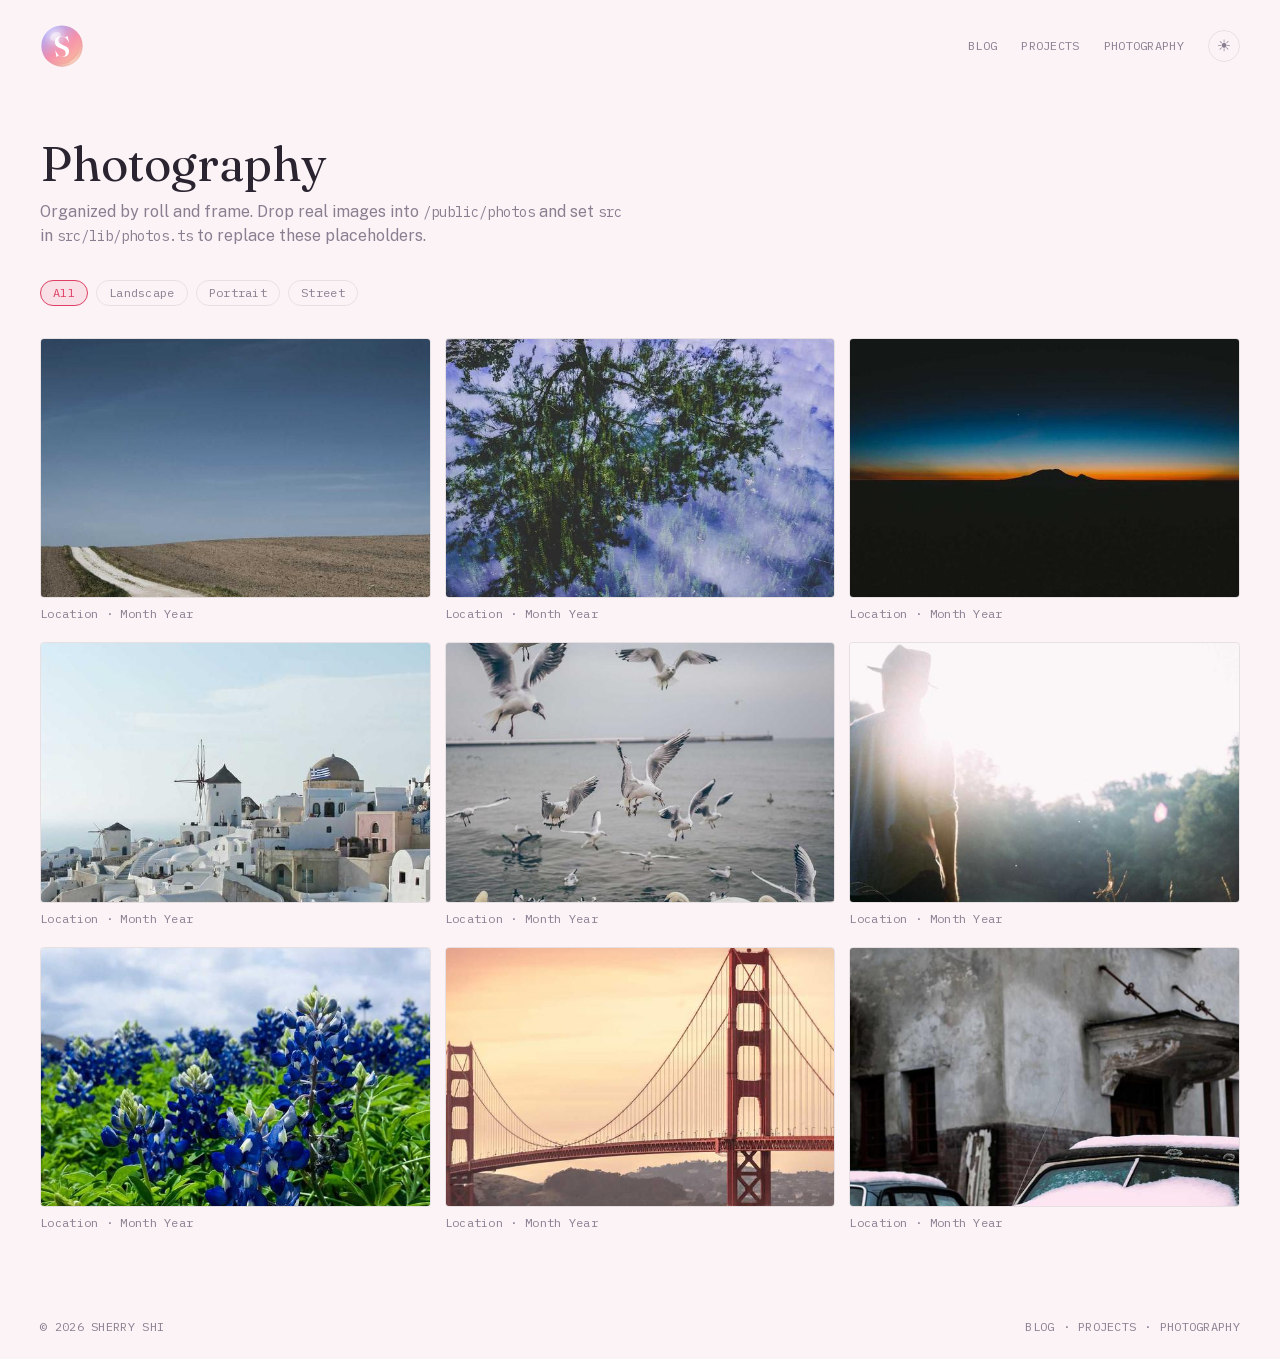
<file: photography/index.html>
<!DOCTYPE html><html lang="en" class="fraunces_415d15cc-module__v9bq-W__variable public_sans_e592d326-module__JEhSGq__variable ibm_plex_mono_b29ce311-module__B1rYkW__variable h-full antialiased"><head><meta charSet="utf-8"/><meta name="viewport" content="width=device-width, initial-scale=1"/><link rel="preload" href="/_next/static/media/54fc36028e2bb174-s.p.20jfceqj9zyw9.woff2" as="font" crossorigin="" type="font/woff2"/><link rel="preload" href="/_next/static/media/99e609270109b47d-s.p.40sczeszzbjw1.woff2" as="font" crossorigin="" type="font/woff2"/><link rel="preload" href="/_next/static/media/effe91970fc4db64-s.p.0oace-s_gkfks.woff2" as="font" crossorigin="" type="font/woff2"/><link rel="preload" href="/_next/static/media/fa0520225c6f3d07-s.p.33u8lzvd44aqk.woff2" as="font" crossorigin="" type="font/woff2"/><link rel="stylesheet" href="/_next/static/chunks/2ybbbsdgjd5dn.css" data-precedence="next"/><link rel="preload" as="script" fetchPriority="low" href="/_next/static/chunks/3ll07n217cgxf.js"/><script src="/_next/static/chunks/3tqnqxx00iegt.js" async=""></script><script src="/_next/static/chunks/2bcknr5_tllvo.js" async=""></script><script src="/_next/static/chunks/0mr0fnckbkr54.js" async=""></script><script src="/_next/static/chunks/turbopack-25s5fl1msm69b.js" async=""></script><script src="/_next/static/chunks/1v7grgsgn6mi6.js" async=""></script><script src="/_next/static/chunks/14mrh2-p_w84d.js" async=""></script><script src="/_next/static/chunks/3s2586xo8iz09.js" async=""></script><meta name="next-size-adjust" content=""/><title>Photography</title><meta name="description" content="Personal website: blog, projects, and photography"/><link rel="icon" href="/icon.svg?icon.1ajpkp-hu7c09.svg" sizes="any" type="image/svg+xml"/><script>
(function() {
  try {
    var stored = localStorage.getItem('theme');
    if (stored === 'light' || stored === 'dark') {
      document.documentElement.setAttribute('data-theme', stored);
    }
  } catch (e) {}
})();
</script><script src="/_next/static/chunks/0cz1d0mv5g_q7.js" noModule=""></script></head><body class="flex min-h-full flex-col text-foreground"><div hidden=""><!--$--><!--/$--></div><header class="flex items-center justify-between px-6 py-6 sm:px-10"><a aria-label="Sherry Shi — home" class="inline-flex rounded-full transition-transform duration-200 ease-out hover:scale-105 active:scale-95 motion-reduce:transition-none" href="/"><svg viewBox="0 0 64 64" class="h-9 w-9 sm:h-11 sm:w-11" role="img" aria-label="Sherry Shi — home"><defs><linearGradient id="logo-body" x1="0.13" y1="0.05" x2="0.9" y2="0.98"><stop offset="0" stop-color="#9aa0ff"></stop><stop offset="0.5" stop-color="#f490ac"></stop><stop offset="1" stop-color="#ffc69a"></stop></linearGradient><radialGradient id="logo-round" cx="0.42" cy="0.38" r="0.74"><stop offset="0.65" stop-color="#5a4a7a" stop-opacity="0"></stop><stop offset="1" stop-color="#5a4a7a" stop-opacity="0.17"></stop></radialGradient><radialGradient id="logo-sheen" cx="0.32" cy="0.24" r="0.5"><stop offset="0" stop-color="#ffffff" stop-opacity="0.68"></stop><stop offset="0.6" stop-color="#ffffff" stop-opacity="0.1"></stop><stop offset="1" stop-color="#ffffff" stop-opacity="0"></stop></radialGradient><radialGradient id="logo-rimglow" cx="0.74" cy="0.82" r="0.45"><stop offset="0" stop-color="#fff2e6" stop-opacity="0.45"></stop><stop offset="1" stop-color="#fff2e6" stop-opacity="0"></stop></radialGradient><mask id="logo-rimmask"><rect width="64" height="64" fill="black"></rect><circle cx="32" cy="32" r="30" fill="white"></circle><circle cx="29.8" cy="29.6" r="28.8" fill="black"></circle></mask><filter id="logo-soft"><feGaussianBlur stdDeviation="0.9"></feGaussianBlur></filter></defs><circle cx="32" cy="32" r="30" fill="url(#logo-body)"></circle><circle cx="32" cy="32" r="30" fill="url(#logo-round)"></circle><g transform="translate(19.98,47.5) scale(0.02107,-0.02107)" fill="#ffffff"><path d="M608 -21Q515 -21 456.0 5.5Q397 32 364.0 59.0Q331 86 318 86Q310 86 295.5 69.0Q281 52 263.0 30.0Q245 8 229.0 -8.5Q213 -25 203 -25Q198 -25 191.5 -20.5Q185 -16 184 -8L108 423Q108 430 108.0 433.5Q108 437 111 437Q113 439 116.5 437.0Q120 435 122 431Q205 260 283.5 166.0Q362 72 437.5 35.5Q513 -1 587 -1Q695 -1 759.5 58.0Q824 117 824 231Q824 302 795.0 361.0Q766 420 696.5 470.5Q627 521 507 563Q350 620 255.5 687.5Q161 755 119.0 836.5Q77 918 77 1020Q77 1138 137.0 1228.5Q197 1319 302.5 1369.5Q408 1420 543 1420Q628 1420 682.5 1399.5Q737 1379 769.0 1358.5Q801 1338 816 1338Q829 1338 855.5 1359.5Q882 1381 907.0 1402.5Q932 1424 942 1424Q947 1424 951.0 1421.5Q955 1419 957 1411L1063 982Q1064 976 1064.0 972.5Q1064 969 1061 968Q1059 967 1055.5 969.0Q1052 971 1049 974Q958 1142 878.0 1235.0Q798 1328 720.0 1364.5Q642 1401 560 1401Q455 1401 388.0 1334.0Q321 1267 321 1148Q321 1075 348.5 1014.0Q376 953 442.5 902.5Q509 852 624 810Q789 750 883.5 683.0Q978 616 1018.0 538.0Q1058 460 1058 366Q1058 258 1005.0 170.5Q952 83 851.0 31.0Q750 -21 608 -21Z"></path></g><g mask="url(#logo-rimmask)" filter="url(#logo-soft)"><circle cx="32" cy="32" r="30" fill="url(#logo-rimglow)"></circle></g><circle cx="32" cy="32" r="30" fill="url(#logo-sheen)"></circle><ellipse cx="22.5" cy="18" rx="8.5" ry="5.5" fill="#ffffff" opacity="0.42" transform="rotate(-30 22.5 18)"></ellipse></svg></a><nav class="hidden items-center gap-6 sm:flex"><a class="font-mono text-xs tracking-wide text-muted transition-colors hover:text-foreground" href="/blog/">BLOG</a><a class="font-mono text-xs tracking-wide text-muted transition-colors hover:text-foreground" href="/projects/">PROJECTS</a><a class="font-mono text-xs tracking-wide text-muted transition-colors hover:text-foreground" href="/photography/">PHOTOGRAPHY</a><button aria-label="Toggle light and dark theme" class="flex h-8 w-8 items-center justify-center rounded-full border border-border text-muted transition-colors hover:border-border-strong hover:text-foreground">☀</button></nav><div class="sm:hidden"><button aria-label="Open menu" aria-expanded="false" aria-controls="mobile-menu" class="flex h-9 w-9 items-center justify-center rounded-full border border-border text-foreground transition-colors hover:border-border-strong"><svg width="18" height="18" viewBox="0 0 18 18" fill="none" aria-hidden="true"><path d="M2 5h14M2 9h14M2 13h14" stroke="currentColor" stroke-width="1.5" stroke-linecap="round"></path></svg></button></div></header><main class="flex-1"><div><div class="max-w-2xl px-6 pb-8 pt-12 sm:px-10"><h1 class="font-display text-4xl sm:text-5xl">Photography</h1><p class="mt-3 text-muted">Organized by roll and frame. Drop real images into<!-- --> <code class="font-mono text-sm">/public/photos</code> and set<!-- --> <code class="font-mono text-sm">src</code> in<!-- --> <code class="font-mono text-sm">src/lib/photos.ts</code> to replace these placeholders.</p></div><div><div class="flex flex-wrap items-center gap-2 px-6 pb-8 sm:px-10"><button type="button" aria-pressed="true" class="rounded-full border px-3 py-1 font-mono text-xs tracking-wide transition-colors border-accent bg-accent/10 text-accent">All</button><button type="button" aria-pressed="false" class="rounded-full border px-3 py-1 font-mono text-xs tracking-wide transition-colors border-border text-muted hover:border-border-strong hover:text-foreground">Landscape</button><button type="button" aria-pressed="false" class="rounded-full border px-3 py-1 font-mono text-xs tracking-wide transition-colors border-border text-muted hover:border-border-strong hover:text-foreground">Portrait</button><button type="button" aria-pressed="false" class="rounded-full border px-3 py-1 font-mono text-xs tracking-wide transition-colors border-border text-muted hover:border-border-strong hover:text-foreground">Street</button></div><div class="grid grid-cols-2 gap-x-3.5 gap-y-5 px-6 pb-16 sm:grid-cols-3 sm:px-10"><figure class="flex flex-col gap-2"><div class="relative aspect-[3/2] overflow-hidden rounded-sm border border-border"><img alt="Location" loading="lazy" decoding="async" data-nimg="fill" class="object-cover" style="position:absolute;height:100%;width:100%;left:0;top:0;right:0;bottom:0;color:transparent" src="/photos/photo-01.jpg"/></div><figcaption class="font-mono text-xs tracking-wide text-muted">Location<!-- --> · <!-- -->Month Year</figcaption></figure><figure class="flex flex-col gap-2"><div class="relative aspect-[3/2] overflow-hidden rounded-sm border border-border"><img alt="Location" loading="lazy" decoding="async" data-nimg="fill" class="object-cover" style="position:absolute;height:100%;width:100%;left:0;top:0;right:0;bottom:0;color:transparent" src="/photos/photo-02.jpg"/></div><figcaption class="font-mono text-xs tracking-wide text-muted">Location<!-- --> · <!-- -->Month Year</figcaption></figure><figure class="flex flex-col gap-2"><div class="relative aspect-[3/2] overflow-hidden rounded-sm border border-border"><img alt="Location" loading="lazy" decoding="async" data-nimg="fill" class="object-cover" style="position:absolute;height:100%;width:100%;left:0;top:0;right:0;bottom:0;color:transparent" src="/photos/photo-03.jpg"/></div><figcaption class="font-mono text-xs tracking-wide text-muted">Location<!-- --> · <!-- -->Month Year</figcaption></figure><figure class="flex flex-col gap-2"><div class="relative aspect-[3/2] overflow-hidden rounded-sm border border-border"><img alt="Location" loading="lazy" decoding="async" data-nimg="fill" class="object-cover" style="position:absolute;height:100%;width:100%;left:0;top:0;right:0;bottom:0;color:transparent" src="/photos/photo-04.jpg"/></div><figcaption class="font-mono text-xs tracking-wide text-muted">Location<!-- --> · <!-- -->Month Year</figcaption></figure><figure class="flex flex-col gap-2"><div class="relative aspect-[3/2] overflow-hidden rounded-sm border border-border"><img alt="Location" loading="lazy" decoding="async" data-nimg="fill" class="object-cover" style="position:absolute;height:100%;width:100%;left:0;top:0;right:0;bottom:0;color:transparent" src="/photos/photo-05.jpg"/></div><figcaption class="font-mono text-xs tracking-wide text-muted">Location<!-- --> · <!-- -->Month Year</figcaption></figure><figure class="flex flex-col gap-2"><div class="relative aspect-[3/2] overflow-hidden rounded-sm border border-border"><img alt="Location" loading="lazy" decoding="async" data-nimg="fill" class="object-cover" style="position:absolute;height:100%;width:100%;left:0;top:0;right:0;bottom:0;color:transparent" src="/photos/photo-06.jpg"/></div><figcaption class="font-mono text-xs tracking-wide text-muted">Location<!-- --> · <!-- -->Month Year</figcaption></figure><figure class="flex flex-col gap-2"><div class="relative aspect-[3/2] overflow-hidden rounded-sm border border-border"><img alt="Location" loading="lazy" decoding="async" data-nimg="fill" class="object-cover" style="position:absolute;height:100%;width:100%;left:0;top:0;right:0;bottom:0;color:transparent" src="/photos/photo-07.jpg"/></div><figcaption class="font-mono text-xs tracking-wide text-muted">Location<!-- --> · <!-- -->Month Year</figcaption></figure><figure class="flex flex-col gap-2"><div class="relative aspect-[3/2] overflow-hidden rounded-sm border border-border"><img alt="Location" loading="lazy" decoding="async" data-nimg="fill" class="object-cover" style="position:absolute;height:100%;width:100%;left:0;top:0;right:0;bottom:0;color:transparent" src="/photos/photo-08.jpg"/></div><figcaption class="font-mono text-xs tracking-wide text-muted">Location<!-- --> · <!-- -->Month Year</figcaption></figure><figure class="flex flex-col gap-2"><div class="relative aspect-[3/2] overflow-hidden rounded-sm border border-border"><img alt="Location" loading="lazy" decoding="async" data-nimg="fill" class="object-cover" style="position:absolute;height:100%;width:100%;left:0;top:0;right:0;bottom:0;color:transparent" src="/photos/photo-09.jpg"/></div><figcaption class="font-mono text-xs tracking-wide text-muted">Location<!-- --> · <!-- -->Month Year</figcaption></figure></div></div></div><!--$--><!--/$--></main><footer class="mt-auto flex flex-wrap items-center justify-between gap-3 px-6 py-6 font-mono text-xs tracking-wide text-muted sm:px-10"><span>© <!-- -->2026<!-- --> <a class="transition-colors hover:text-foreground" href="/">SHERRY SHI</a></span><nav class="flex items-center gap-2"><a class="transition-colors hover:text-foreground" href="/blog/">BLOG</a><span aria-hidden="true">·</span><a class="transition-colors hover:text-foreground" href="/projects/">PROJECTS</a><span aria-hidden="true">·</span><a class="transition-colors hover:text-foreground" href="/photography/">PHOTOGRAPHY</a></nav></footer><script src="/_next/static/chunks/3ll07n217cgxf.js" id="_R_" async=""></script><script>(self.__next_f=self.__next_f||[]).push([0])</script><script>self.__next_f.push([1,"1:\"$Sreact.fragment\"\n2:I[22016,[\"/_next/static/chunks/1v7grgsgn6mi6.js\",\"/_next/static/chunks/14mrh2-p_w84d.js\"],\"\"]\nf:I[68027,[\"/_next/static/chunks/1v7grgsgn6mi6.js\",\"/_next/static/chunks/14mrh2-p_w84d.js\"],\"default\",1]\n:HL[\"/_next/static/chunks/2ybbbsdgjd5dn.css\",\"style\"]\n:HL[\"/_next/static/media/54fc36028e2bb174-s.p.20jfceqj9zyw9.woff2\",\"font\",{\"crossOrigin\":\"\",\"type\":\"font/woff2\"}]\n:HL[\"/_next/static/media/99e609270109b47d-s.p.40sczeszzbjw1.woff2\",\"font\",{\"crossOrigin\":\"\",\"type\":\"font/woff2\"}]\n:HL[\"/_next/static/media/effe91970fc4db64-s.p.0oace-s_gkfks.woff2\",\"font\",{\"crossOrigin\":\"\",\"type\":\"font/woff2\"}]\n:HL[\"/_next/static/media/fa0520225c6f3d07-s.p.33u8lzvd44aqk.woff2\",\"font\",{\"crossOrigin\":\"\",\"type\":\"font/woff2\"}]\n3:T405,M608 -21Q515 -21 456.0 5.5Q397 32 364.0 59.0Q331 86 318 86Q310 86 295.5 69.0Q281 52 263.0 30.0Q245 8 229.0 -8.5Q213 -25 203 -25Q198 -25 191.5 -20.5Q185 -16 184 -8L108 423Q108 430 108.0 433.5Q108 437 111 437Q113 439 116.5 437.0Q120 435 122 431Q205 260 283.5 166.0Q362 72 437.5 35.5Q513 -1 587 -1Q695 -1 759.5 58.0Q824 117 824 231Q824 302 795.0 361.0Q766 420 696.5 470.5Q627 521 507 563Q350 620 255.5 687.5Q161 755 119.0 836.5Q77 918 77 1020Q77 1138 137.0 1228.5Q197 1319 302.5 1369.5Q408 1420 543 1420Q628 1420 682.5 1399.5Q737 1379 769.0 1358.5Q801 1338 816 1338Q829 1338 855.5 1359.5Q882 1381 907.0 1402.5Q932 1424 942 1424Q947 1424 951.0 1421.5Q955 1419 957 1411L1063 982Q1064 976 1064.0 972.5Q1064 969 1061 968Q1059 967 1055.5 969.0Q1052 971 1049 974Q958 1142 878.0 1235.0Q798 1328 720.0 1364.5Q642 1401 560 1401Q455 1401 388.0 1334.0Q321 1267 321 1148Q321 1075 348.5 1014.0Q376 953 442.5 902.5Q509 852 624 810Q789 750 883.5 683.0Q978 616 1018.0 538.0Q1058 460 1058 366Q1058 258 1005.0 170.5Q952 83 851.0 31.0Q750 -21 608 -21Z"])</script><script>self.__next_f.push([1,"0:{\"P\":null,\"c\":[\"\",\"photography\",\"\"],\"q\":\"\",\"i\":false,\"f\":[[[\"\",{\"children\":[\"photography\",{\"children\":[\"__PAGE__\",{}]}]},\"$undefined\",\"$undefined\",16],[[\"$\",\"$1\",\"c\",{\"children\":[[[\"$\",\"link\",\"0\",{\"rel\":\"stylesheet\",\"href\":\"/_next/static/chunks/2ybbbsdgjd5dn.css\",\"precedence\":\"next\",\"crossOrigin\":\"$undefined\",\"nonce\":\"$undefined\"}],[\"$\",\"script\",\"script-0\",{\"src\":\"/_next/static/chunks/1v7grgsgn6mi6.js\",\"async\":true,\"nonce\":\"$undefined\"}],[\"$\",\"script\",\"script-1\",{\"src\":\"/_next/static/chunks/14mrh2-p_w84d.js\",\"async\":true,\"nonce\":\"$undefined\"}]],[\"$\",\"html\",null,{\"lang\":\"en\",\"suppressHydrationWarning\":true,\"className\":\"fraunces_415d15cc-module__v9bq-W__variable public_sans_e592d326-module__JEhSGq__variable ibm_plex_mono_b29ce311-module__B1rYkW__variable h-full antialiased\",\"children\":[[\"$\",\"head\",null,{\"children\":[\"$\",\"script\",null,{\"dangerouslySetInnerHTML\":{\"__html\":\"\\n(function() {\\n  try {\\n    var stored = localStorage.getItem('theme');\\n    if (stored === 'light' || stored === 'dark') {\\n      document.documentElement.setAttribute('data-theme', stored);\\n    }\\n  } catch (e) {}\\n})();\\n\"}}]}],[\"$\",\"body\",null,{\"className\":\"flex min-h-full flex-col text-foreground\",\"children\":[[\"$\",\"header\",null,{\"className\":\"flex items-center justify-between px-6 py-6 sm:px-10\",\"children\":[[\"$\",\"$L2\",null,{\"href\":\"/\",\"aria-label\":\"Sherry Shi — home\",\"className\":\"inline-flex rounded-full transition-transform duration-200 ease-out hover:scale-105 active:scale-95 motion-reduce:transition-none\",\"children\":[\"$\",\"svg\",null,{\"viewBox\":\"0 0 64 64\",\"className\":\"h-9 w-9 sm:h-11 sm:w-11\",\"role\":\"img\",\"aria-label\":\"Sherry Shi — home\",\"children\":[[\"$\",\"defs\",null,{\"children\":[[\"$\",\"linearGradient\",null,{\"id\":\"logo-body\",\"x1\":\"0.13\",\"y1\":\"0.05\",\"x2\":\"0.9\",\"y2\":\"0.98\",\"children\":[[\"$\",\"stop\",null,{\"offset\":\"0\",\"stopColor\":\"#9aa0ff\"}],[\"$\",\"stop\",null,{\"offset\":\"0.5\",\"stopColor\":\"#f490ac\"}],[\"$\",\"stop\",null,{\"offset\":\"1\",\"stopColor\":\"#ffc69a\"}]]}],[\"$\",\"radialGradient\",null,{\"id\":\"logo-round\",\"cx\":\"0.42\",\"cy\":\"0.38\",\"r\":\"0.74\",\"children\":[[\"$\",\"stop\",null,{\"offset\":\"0.65\",\"stopColor\":\"#5a4a7a\",\"stopOpacity\":\"0\"}],[\"$\",\"stop\",null,{\"offset\":\"1\",\"stopColor\":\"#5a4a7a\",\"stopOpacity\":\"0.17\"}]]}],[\"$\",\"radialGradient\",null,{\"id\":\"logo-sheen\",\"cx\":\"0.32\",\"cy\":\"0.24\",\"r\":\"0.5\",\"children\":[[\"$\",\"stop\",null,{\"offset\":\"0\",\"stopColor\":\"#ffffff\",\"stopOpacity\":\"0.68\"}],[\"$\",\"stop\",null,{\"offset\":\"0.6\",\"stopColor\":\"#ffffff\",\"stopOpacity\":\"0.1\"}],[\"$\",\"stop\",null,{\"offset\":\"1\",\"stopColor\":\"#ffffff\",\"stopOpacity\":\"0\"}]]}],[\"$\",\"radialGradient\",null,{\"id\":\"logo-rimglow\",\"cx\":\"0.74\",\"cy\":\"0.82\",\"r\":\"0.45\",\"children\":[[\"$\",\"stop\",null,{\"offset\":\"0\",\"stopColor\":\"#fff2e6\",\"stopOpacity\":\"0.45\"}],[\"$\",\"stop\",null,{\"offset\":\"1\",\"stopColor\":\"#fff2e6\",\"stopOpacity\":\"0\"}]]}],[\"$\",\"mask\",null,{\"id\":\"logo-rimmask\",\"children\":[[\"$\",\"rect\",null,{\"width\":\"64\",\"height\":\"64\",\"fill\":\"black\"}],[\"$\",\"circle\",null,{\"cx\":\"32\",\"cy\":\"32\",\"r\":\"30\",\"fill\":\"white\"}],[\"$\",\"circle\",null,{\"cx\":\"29.8\",\"cy\":\"29.6\",\"r\":\"28.8\",\"fill\":\"black\"}]]}],[\"$\",\"filter\",null,{\"id\":\"logo-soft\",\"children\":[\"$\",\"feGaussianBlur\",null,{\"stdDeviation\":\"0.9\"}]}]]}],[\"$\",\"circle\",null,{\"cx\":\"32\",\"cy\":\"32\",\"r\":\"30\",\"fill\":\"url(#logo-body)\"}],[\"$\",\"circle\",null,{\"cx\":\"32\",\"cy\":\"32\",\"r\":\"30\",\"fill\":\"url(#logo-round)\"}],[\"$\",\"g\",null,{\"transform\":\"translate(19.98,47.5) scale(0.02107,-0.02107)\",\"fill\":\"#ffffff\",\"children\":[\"$\",\"path\",null,{\"d\":\"$3\"}]}],\"$L4\",\"$L5\",\"$L6\"]}]}],\"$L7\",\"$L8\"]}],\"$L9\",\"$La\"]}]]}]]}],{\"children\":[\"$Lb\",{\"children\":[\"$Lc\",{},null,false,null]},null,false,\"$@d\"]},null,false,null],\"$Le\",false]],\"m\":\"$undefined\",\"G\":[\"$f\",[\"$L10\"]],\"S\":true,\"h\":null,\"s\":\"$undefined\",\"l\":\"$undefined\",\"p\":\"$undefined\",\"d\":\"$undefined\",\"b\":\"XbUdUmmjxQ2gfIAyJ9Rnu\"}\n"])</script><script>self.__next_f.push([1,"11:I[94013,[\"/_next/static/chunks/1v7grgsgn6mi6.js\",\"/_next/static/chunks/14mrh2-p_w84d.js\"],\"ThemeToggle\"]\n12:I[92553,[\"/_next/static/chunks/1v7grgsgn6mi6.js\",\"/_next/static/chunks/14mrh2-p_w84d.js\"],\"MobileNav\"]\n13:I[39756,[\"/_next/static/chunks/1v7grgsgn6mi6.js\",\"/_next/static/chunks/14mrh2-p_w84d.js\"],\"default\"]\n14:I[37457,[\"/_next/static/chunks/1v7grgsgn6mi6.js\",\"/_next/static/chunks/14mrh2-p_w84d.js\"],\"default\"]\n15:I[4920,[\"/_next/static/chunks/1v7grgsgn6mi6.js\",\"/_next/static/chunks/14mrh2-p_w84d.js\",\"/_next/static/chunks/3s2586xo8iz09.js\"],\"PhotoGallery\"]\n16:I[97367,[\"/_next/static/chunks/1v7grgsgn6mi6.js\",\"/_next/static/chunks/14mrh2-p_w84d.js\"],\"OutletBoundary\"]\n17:\"$Sreact.suspense\"\n1a:I[97367,[\"/_next/static/chunks/1v7grgsgn6mi6.js\",\"/_next/static/chunks/14mrh2-p_w84d.js\"],\"ViewportBoundary\"]\n1c:I[97367,[\"/_next/static/chunks/1v7grgsgn6mi6.js\",\"/_next/static/chunks/14mrh2-p_w84d.js\"],\"MetadataBoundary\"]\n4:[\"$\",\"g\",null,{\"mask\":\"url(#logo-rimmask)\",\"filter\":\"url(#logo-soft)\",\"children\":[\"$\",\"circle\",null,{\"cx\":\"32\",\"cy\":\"32\",\"r\":\"30\",\"fill\":\"url(#logo-rimglow)\"}]}]\n5:[\"$\",\"circle\",null,{\"cx\":\"32\",\"cy\":\"32\",\"r\":\"30\",\"fill\":\"url(#logo-sheen)\"}]\n6:[\"$\",\"ellipse\",null,{\"cx\":\"22.5\",\"cy\":\"18\",\"rx\":\"8.5\",\"ry\":\"5.5\",\"fill\":\"#ffffff\",\"opacity\":\"0.42\",\"transform\":\"rotate(-30 22.5 18)\"}]\n7:[\"$\",\"nav\",null,{\"className\":\"hidden items-center gap-6 sm:flex\",\"children\":[[\"$\",\"$L2\",null,{\"href\":\"/blog\",\"className\":\"font-mono text-xs tracking-wide text-muted transition-colors hover:text-foreground\",\"children\":\"BLOG\"}],[\"$\",\"$L2\",null,{\"href\":\"/projects\",\"className\":\"font-mono text-xs tracking-wide text-muted transition-colors hover:text-foreground\",\"children\":\"PROJECTS\"}],[\"$\",\"$L2\",null,{\"href\":\"/photography\",\"className\":\"font-mono text-xs tracking-wide text-muted transition-colors hover:text-foreground\",\"children\":\"PHOTOGRAPHY\"}],[\"$\",\"$L11\",null,{}]]}]\n8:[\"$\",\"$L12\",null,{}]\n"])</script><script>self.__next_f.push([1,"9:[\"$\",\"main\",null,{\"className\":\"flex-1\",\"children\":[\"$\",\"$L13\",null,{\"parallelRouterKey\":\"children\",\"error\":\"$undefined\",\"errorStyles\":\"$undefined\",\"errorScripts\":\"$undefined\",\"template\":[\"$\",\"$L14\",null,{}],\"templateStyles\":\"$undefined\",\"templateScripts\":\"$undefined\",\"notFound\":[[[\"$\",\"title\",null,{\"children\":\"404: This page could not be found.\"}],[\"$\",\"div\",null,{\"style\":{\"fontFamily\":\"system-ui,\\\"Segoe UI\\\",Roboto,Helvetica,Arial,sans-serif,\\\"Apple Color Emoji\\\",\\\"Segoe UI Emoji\\\"\",\"height\":\"100vh\",\"textAlign\":\"center\",\"display\":\"flex\",\"flexDirection\":\"column\",\"alignItems\":\"center\",\"justifyContent\":\"center\"},\"children\":[\"$\",\"div\",null,{\"children\":[[\"$\",\"style\",null,{\"dangerouslySetInnerHTML\":{\"__html\":\"body{color:#000;background:#fff;margin:0}.next-error-h1{border-right:1px solid rgba(0,0,0,.3)}@media (prefers-color-scheme:dark){body{color:#fff;background:#000}.next-error-h1{border-right:1px solid rgba(255,255,255,.3)}}\"}}],[\"$\",\"h1\",null,{\"className\":\"next-error-h1\",\"style\":{\"display\":\"inline-block\",\"margin\":\"0 20px 0 0\",\"padding\":\"0 23px 0 0\",\"fontSize\":24,\"fontWeight\":500,\"verticalAlign\":\"top\",\"lineHeight\":\"49px\"},\"children\":404}],[\"$\",\"div\",null,{\"style\":{\"display\":\"inline-block\"},\"children\":[\"$\",\"h2\",null,{\"style\":{\"fontSize\":14,\"fontWeight\":400,\"lineHeight\":\"49px\",\"margin\":0},\"children\":\"This page could not be found.\"}]}]]}]}]],[]],\"forbidden\":\"$undefined\",\"unauthorized\":\"$undefined\"}]}]\n"])</script><script>self.__next_f.push([1,"a:[\"$\",\"footer\",null,{\"className\":\"mt-auto flex flex-wrap items-center justify-between gap-3 px-6 py-6 font-mono text-xs tracking-wide text-muted sm:px-10\",\"children\":[[\"$\",\"span\",null,{\"children\":[\"© \",2026,\" \",[\"$\",\"$L2\",null,{\"href\":\"/\",\"className\":\"transition-colors hover:text-foreground\",\"children\":\"SHERRY SHI\"}]]}],[\"$\",\"nav\",null,{\"className\":\"flex items-center gap-2\",\"children\":[[\"$\",\"$L2\",null,{\"href\":\"/blog\",\"className\":\"transition-colors hover:text-foreground\",\"children\":\"BLOG\"}],[\"$\",\"span\",null,{\"aria-hidden\":\"true\",\"children\":\"·\"}],[\"$\",\"$L2\",null,{\"href\":\"/projects\",\"className\":\"transition-colors hover:text-foreground\",\"children\":\"PROJECTS\"}],[\"$\",\"span\",null,{\"aria-hidden\":\"true\",\"children\":\"·\"}],[\"$\",\"$L2\",null,{\"href\":\"/photography\",\"className\":\"transition-colors hover:text-foreground\",\"children\":\"PHOTOGRAPHY\"}]]}]]}]\nb:[\"$\",\"$1\",\"c\",{\"children\":[null,[\"$\",\"$L13\",null,{\"parallelRouterKey\":\"children\",\"error\":\"$undefined\",\"errorStyles\":\"$undefined\",\"errorScripts\":\"$undefined\",\"template\":[\"$\",\"$L14\",null,{}],\"templateStyles\":\"$undefined\",\"templateScripts\":\"$undefined\",\"notFound\":\"$undefined\",\"forbidden\":\"$undefined\",\"unauthorized\":\"$undefined\"}]]}]\n"])</script><script>self.__next_f.push([1,"c:[\"$\",\"$1\",\"c\",{\"children\":[[\"$\",\"div\",null,{\"children\":[[\"$\",\"div\",null,{\"className\":\"max-w-2xl px-6 pb-8 pt-12 sm:px-10\",\"children\":[[\"$\",\"h1\",null,{\"className\":\"font-display text-4xl sm:text-5xl\",\"children\":\"Photography\"}],[\"$\",\"p\",null,{\"className\":\"mt-3 text-muted\",\"children\":[\"Organized by roll and frame. Drop real images into\",\" \",[\"$\",\"code\",null,{\"className\":\"font-mono text-sm\",\"children\":\"/public/photos\"}],\" and set\",\" \",[\"$\",\"code\",null,{\"className\":\"font-mono text-sm\",\"children\":\"src\"}],\" in\",\" \",[\"$\",\"code\",null,{\"className\":\"font-mono text-sm\",\"children\":\"src/lib/photos.ts\"}],\" to replace these placeholders.\"]}]]}],[\"$\",\"$L15\",null,{\"photos\":[{\"id\":\"01\",\"location\":\"Location\",\"monthYear\":\"Month Year\",\"tags\":[\"Landscape\"],\"src\":\"/photos/photo-01.jpg\",\"gradientClass\":\"gradient-pink\"},{\"id\":\"02\",\"location\":\"Location\",\"monthYear\":\"Month Year\",\"tags\":[\"Portrait\"],\"src\":\"/photos/photo-02.jpg\",\"gradientClass\":\"gradient-periwinkle\"},{\"id\":\"03\",\"location\":\"Location\",\"monthYear\":\"Month Year\",\"tags\":[\"Street\"],\"src\":\"/photos/photo-03.jpg\",\"gradientClass\":\"gradient-sage\"},{\"id\":\"04\",\"location\":\"Location\",\"monthYear\":\"Month Year\",\"tags\":[\"Landscape\"],\"src\":\"/photos/photo-04.jpg\",\"gradientClass\":\"gradient-peach\"},{\"id\":\"05\",\"location\":\"Location\",\"monthYear\":\"Month Year\",\"tags\":[\"Street\"],\"src\":\"/photos/photo-05.jpg\",\"gradientClass\":\"gradient-lavender\"},{\"id\":\"06\",\"location\":\"Location\",\"monthYear\":\"Month Year\",\"tags\":[\"Portrait\"],\"src\":\"/photos/photo-06.jpg\",\"gradientClass\":\"gradient-coral\"},{\"id\":\"07\",\"location\":\"Location\",\"monthYear\":\"Month Year\",\"tags\":[\"Landscape\"],\"src\":\"/photos/photo-07.jpg\",\"gradientClass\":\"gradient-pink\"},{\"id\":\"08\",\"location\":\"Location\",\"monthYear\":\"Month Year\",\"tags\":[\"Street\"],\"src\":\"/photos/photo-08.jpg\",\"gradientClass\":\"gradient-periwinkle\"},{\"id\":\"09\",\"location\":\"Location\",\"monthYear\":\"Month Year\",\"tags\":[\"Portrait\"],\"src\":\"/photos/photo-09.jpg\",\"gradientClass\":\"gradient-sage\"}]}]]}],[[\"$\",\"script\",\"script-0\",{\"src\":\"/_next/static/chunks/3s2586xo8iz09.js\",\"async\":true,\"nonce\":\"$undefined\"}]],[\"$\",\"$L16\",null,{\"children\":[\"$\",\"$17\",null,{\"name\":\"Next.MetadataOutlet\",\"children\":\"$@18\"}]}]]}]\n"])</script><script>self.__next_f.push([1,"19:[]\nd:\"$W19\"\ne:[\"$\",\"$1\",\"h\",{\"children\":[null,[\"$\",\"$L1a\",null,{\"children\":\"$L1b\"}],[\"$\",\"div\",null,{\"hidden\":true,\"children\":[\"$\",\"$L1c\",null,{\"children\":[\"$\",\"$17\",null,{\"name\":\"Next.Metadata\",\"children\":\"$L1d\"}]}]}],[\"$\",\"meta\",null,{\"name\":\"next-size-adjust\",\"content\":\"\"}]]}]\n10:[\"$\",\"link\",\"0\",{\"rel\":\"stylesheet\",\"href\":\"/_next/static/chunks/2ybbbsdgjd5dn.css\",\"precedence\":\"next\",\"crossOrigin\":\"$undefined\",\"nonce\":\"$undefined\"}]\n"])</script><script>self.__next_f.push([1,"1b:[[\"$\",\"meta\",\"0\",{\"charSet\":\"utf-8\"}],[\"$\",\"meta\",\"1\",{\"name\":\"viewport\",\"content\":\"width=device-width, initial-scale=1\"}]]\n"])</script><script>self.__next_f.push([1,"1e:I[27201,[\"/_next/static/chunks/1v7grgsgn6mi6.js\",\"/_next/static/chunks/14mrh2-p_w84d.js\"],\"IconMark\"]\n18:null\n1d:[[\"$\",\"title\",\"0\",{\"children\":\"Photography\"}],[\"$\",\"meta\",\"1\",{\"name\":\"description\",\"content\":\"Personal website: blog, projects, and photography\"}],[\"$\",\"link\",\"2\",{\"rel\":\"icon\",\"href\":\"/icon.svg?icon.1ajpkp-hu7c09.svg\",\"sizes\":\"any\",\"type\":\"image/svg+xml\"}],[\"$\",\"$L1e\",\"3\",{}]]\n"])</script></body></html>
</file>
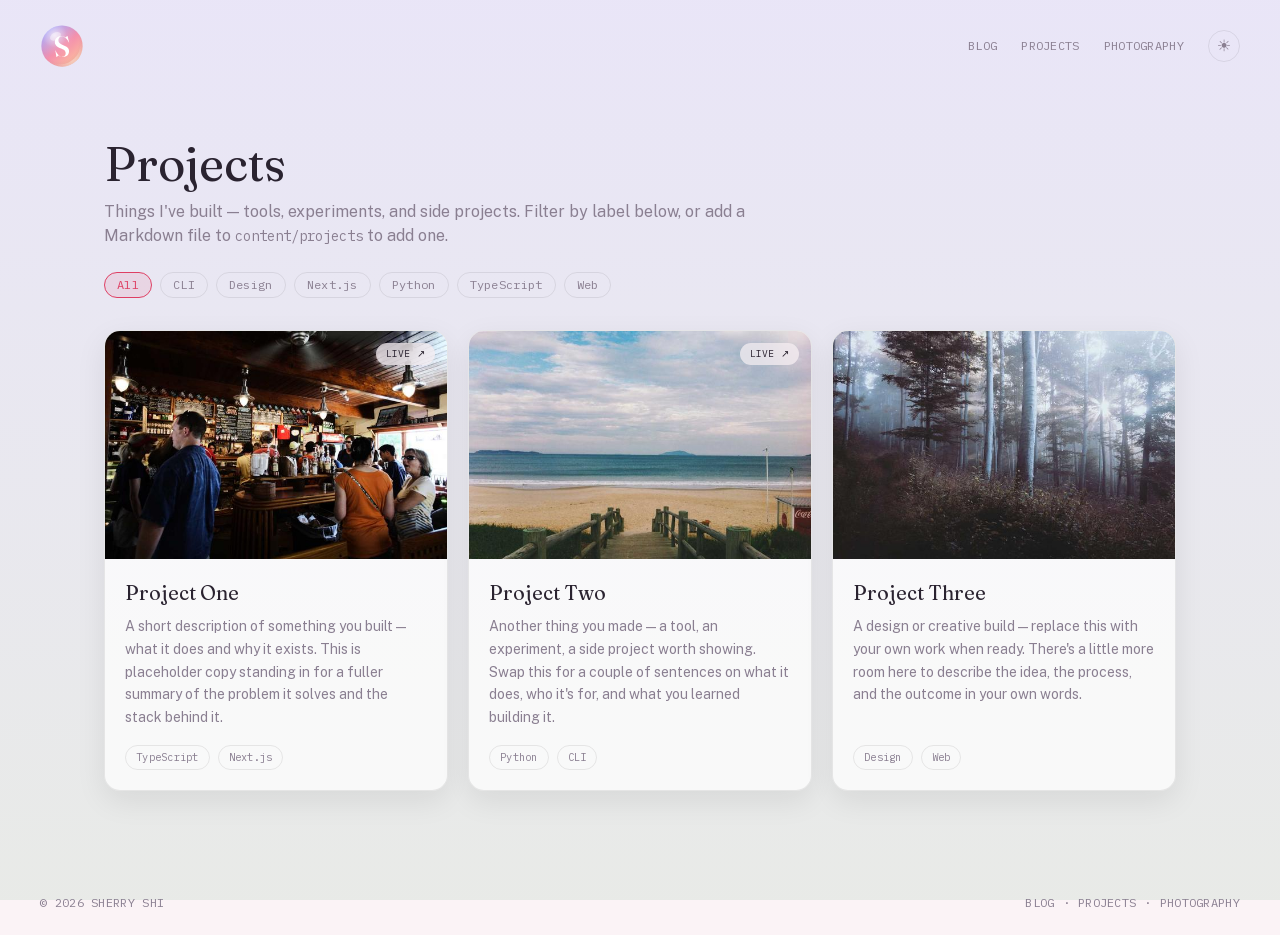
<file: projects/index.html>
<!DOCTYPE html><html lang="en" class="fraunces_415d15cc-module__v9bq-W__variable public_sans_e592d326-module__JEhSGq__variable ibm_plex_mono_b29ce311-module__B1rYkW__variable h-full antialiased"><head><meta charSet="utf-8"/><meta name="viewport" content="width=device-width, initial-scale=1"/><link rel="preload" href="/_next/static/media/54fc36028e2bb174-s.p.20jfceqj9zyw9.woff2" as="font" crossorigin="" type="font/woff2"/><link rel="preload" href="/_next/static/media/99e609270109b47d-s.p.40sczeszzbjw1.woff2" as="font" crossorigin="" type="font/woff2"/><link rel="preload" href="/_next/static/media/effe91970fc4db64-s.p.0oace-s_gkfks.woff2" as="font" crossorigin="" type="font/woff2"/><link rel="preload" href="/_next/static/media/fa0520225c6f3d07-s.p.33u8lzvd44aqk.woff2" as="font" crossorigin="" type="font/woff2"/><link rel="stylesheet" href="/_next/static/chunks/2ybbbsdgjd5dn.css" data-precedence="next"/><link rel="preload" as="script" fetchPriority="low" href="/_next/static/chunks/3ll07n217cgxf.js"/><script src="/_next/static/chunks/3tqnqxx00iegt.js" async=""></script><script src="/_next/static/chunks/2bcknr5_tllvo.js" async=""></script><script src="/_next/static/chunks/0mr0fnckbkr54.js" async=""></script><script src="/_next/static/chunks/turbopack-25s5fl1msm69b.js" async=""></script><script src="/_next/static/chunks/1v7grgsgn6mi6.js" async=""></script><script src="/_next/static/chunks/14mrh2-p_w84d.js" async=""></script><script src="/_next/static/chunks/1wtohh-2ee-n7.js" async=""></script><meta name="next-size-adjust" content=""/><title>Projects</title><meta name="description" content="Personal website: blog, projects, and photography"/><link rel="icon" href="/icon.svg?icon.1ajpkp-hu7c09.svg" sizes="any" type="image/svg+xml"/><script>
(function() {
  try {
    var stored = localStorage.getItem('theme');
    if (stored === 'light' || stored === 'dark') {
      document.documentElement.setAttribute('data-theme', stored);
    }
  } catch (e) {}
})();
</script><script src="/_next/static/chunks/0cz1d0mv5g_q7.js" noModule=""></script></head><body class="flex min-h-full flex-col text-foreground"><div hidden=""><!--$--><!--/$--></div><header class="flex items-center justify-between px-6 py-6 sm:px-10"><a aria-label="Sherry Shi — home" class="inline-flex rounded-full transition-transform duration-200 ease-out hover:scale-105 active:scale-95 motion-reduce:transition-none" href="/"><svg viewBox="0 0 64 64" class="h-9 w-9 sm:h-11 sm:w-11" role="img" aria-label="Sherry Shi — home"><defs><linearGradient id="logo-body" x1="0.13" y1="0.05" x2="0.9" y2="0.98"><stop offset="0" stop-color="#9aa0ff"></stop><stop offset="0.5" stop-color="#f490ac"></stop><stop offset="1" stop-color="#ffc69a"></stop></linearGradient><radialGradient id="logo-round" cx="0.42" cy="0.38" r="0.74"><stop offset="0.65" stop-color="#5a4a7a" stop-opacity="0"></stop><stop offset="1" stop-color="#5a4a7a" stop-opacity="0.17"></stop></radialGradient><radialGradient id="logo-sheen" cx="0.32" cy="0.24" r="0.5"><stop offset="0" stop-color="#ffffff" stop-opacity="0.68"></stop><stop offset="0.6" stop-color="#ffffff" stop-opacity="0.1"></stop><stop offset="1" stop-color="#ffffff" stop-opacity="0"></stop></radialGradient><radialGradient id="logo-rimglow" cx="0.74" cy="0.82" r="0.45"><stop offset="0" stop-color="#fff2e6" stop-opacity="0.45"></stop><stop offset="1" stop-color="#fff2e6" stop-opacity="0"></stop></radialGradient><mask id="logo-rimmask"><rect width="64" height="64" fill="black"></rect><circle cx="32" cy="32" r="30" fill="white"></circle><circle cx="29.8" cy="29.6" r="28.8" fill="black"></circle></mask><filter id="logo-soft"><feGaussianBlur stdDeviation="0.9"></feGaussianBlur></filter></defs><circle cx="32" cy="32" r="30" fill="url(#logo-body)"></circle><circle cx="32" cy="32" r="30" fill="url(#logo-round)"></circle><g transform="translate(19.98,47.5) scale(0.02107,-0.02107)" fill="#ffffff"><path d="M608 -21Q515 -21 456.0 5.5Q397 32 364.0 59.0Q331 86 318 86Q310 86 295.5 69.0Q281 52 263.0 30.0Q245 8 229.0 -8.5Q213 -25 203 -25Q198 -25 191.5 -20.5Q185 -16 184 -8L108 423Q108 430 108.0 433.5Q108 437 111 437Q113 439 116.5 437.0Q120 435 122 431Q205 260 283.5 166.0Q362 72 437.5 35.5Q513 -1 587 -1Q695 -1 759.5 58.0Q824 117 824 231Q824 302 795.0 361.0Q766 420 696.5 470.5Q627 521 507 563Q350 620 255.5 687.5Q161 755 119.0 836.5Q77 918 77 1020Q77 1138 137.0 1228.5Q197 1319 302.5 1369.5Q408 1420 543 1420Q628 1420 682.5 1399.5Q737 1379 769.0 1358.5Q801 1338 816 1338Q829 1338 855.5 1359.5Q882 1381 907.0 1402.5Q932 1424 942 1424Q947 1424 951.0 1421.5Q955 1419 957 1411L1063 982Q1064 976 1064.0 972.5Q1064 969 1061 968Q1059 967 1055.5 969.0Q1052 971 1049 974Q958 1142 878.0 1235.0Q798 1328 720.0 1364.5Q642 1401 560 1401Q455 1401 388.0 1334.0Q321 1267 321 1148Q321 1075 348.5 1014.0Q376 953 442.5 902.5Q509 852 624 810Q789 750 883.5 683.0Q978 616 1018.0 538.0Q1058 460 1058 366Q1058 258 1005.0 170.5Q952 83 851.0 31.0Q750 -21 608 -21Z"></path></g><g mask="url(#logo-rimmask)" filter="url(#logo-soft)"><circle cx="32" cy="32" r="30" fill="url(#logo-rimglow)"></circle></g><circle cx="32" cy="32" r="30" fill="url(#logo-sheen)"></circle><ellipse cx="22.5" cy="18" rx="8.5" ry="5.5" fill="#ffffff" opacity="0.42" transform="rotate(-30 22.5 18)"></ellipse></svg></a><nav class="hidden items-center gap-6 sm:flex"><a class="font-mono text-xs tracking-wide text-muted transition-colors hover:text-foreground" href="/blog/">BLOG</a><a class="font-mono text-xs tracking-wide text-muted transition-colors hover:text-foreground" href="/projects/">PROJECTS</a><a class="font-mono text-xs tracking-wide text-muted transition-colors hover:text-foreground" href="/photography/">PHOTOGRAPHY</a><button aria-label="Toggle light and dark theme" class="flex h-8 w-8 items-center justify-center rounded-full border border-border text-muted transition-colors hover:border-border-strong hover:text-foreground">☀</button></nav><div class="sm:hidden"><button aria-label="Open menu" aria-expanded="false" aria-controls="mobile-menu" class="flex h-9 w-9 items-center justify-center rounded-full border border-border text-foreground transition-colors hover:border-border-strong"><svg width="18" height="18" viewBox="0 0 18 18" fill="none" aria-hidden="true"><path d="M2 5h14M2 9h14M2 13h14" stroke="currentColor" stroke-width="1.5" stroke-linecap="round"></path></svg></button></div></header><main class="flex-1"><div aria-hidden="true" class="fixed inset-0 -z-10 screen-projects"></div><div class="mx-auto max-w-6xl px-6 pb-6 pt-12 sm:px-10"><h1 class="font-display text-4xl sm:text-5xl">Projects</h1><p class="mt-3 max-w-2xl text-muted">Things I&#x27;ve built — tools, experiments, and side projects. Filter by label below, or add a Markdown file to<!-- --> <code class="font-mono text-sm">content/projects</code> to add one.</p></div><div class="mx-auto max-w-6xl px-6 pb-20 sm:px-10"><div class="flex flex-wrap items-center gap-2 mb-8"><button type="button" aria-pressed="true" class="rounded-full border px-3 py-1 font-mono text-xs tracking-wide transition-colors border-accent bg-accent/10 text-accent">All</button><button type="button" aria-pressed="false" class="rounded-full border px-3 py-1 font-mono text-xs tracking-wide transition-colors border-border text-muted hover:border-border-strong hover:text-foreground">CLI</button><button type="button" aria-pressed="false" class="rounded-full border px-3 py-1 font-mono text-xs tracking-wide transition-colors border-border text-muted hover:border-border-strong hover:text-foreground">Design</button><button type="button" aria-pressed="false" class="rounded-full border px-3 py-1 font-mono text-xs tracking-wide transition-colors border-border text-muted hover:border-border-strong hover:text-foreground">Next.js</button><button type="button" aria-pressed="false" class="rounded-full border px-3 py-1 font-mono text-xs tracking-wide transition-colors border-border text-muted hover:border-border-strong hover:text-foreground">Python</button><button type="button" aria-pressed="false" class="rounded-full border px-3 py-1 font-mono text-xs tracking-wide transition-colors border-border text-muted hover:border-border-strong hover:text-foreground">TypeScript</button><button type="button" aria-pressed="false" class="rounded-full border px-3 py-1 font-mono text-xs tracking-wide transition-colors border-border text-muted hover:border-border-strong hover:text-foreground">Web</button></div><div class="grid grid-cols-1 gap-5 sm:grid-cols-2 lg:grid-cols-3"><a class="group flex flex-col overflow-hidden rounded-2xl border border-border bg-surface/70 shadow-[0_10px_30px_rgba(0,0,0,0.08)] transition-all duration-300 ease-out hover:-translate-y-1 hover:border-border-strong hover:bg-surface hover:shadow-[0_20px_45px_rgba(0,0,0,0.16)]" href="/projects/project-one/"><div class="relative aspect-[3/2] w-full overflow-hidden"><img alt="Project One" loading="lazy" decoding="async" data-nimg="fill" class="object-cover transition-transform duration-500 group-hover:scale-105" style="position:absolute;height:100%;width:100%;left:0;top:0;right:0;bottom:0;color:transparent" src="/projects/project-01.jpg"/><span class="absolute right-3 top-3 rounded-full bg-background/70 px-2.5 py-1 font-mono text-[0.6rem] uppercase tracking-wide text-foreground backdrop-blur-sm">Live ↗</span></div><div class="flex flex-1 flex-col p-5"><h2 class="font-display text-xl transition-colors group-hover:text-accent">Project One</h2><p class="mt-2 flex-1 text-sm leading-relaxed text-muted">A short description of something you built — what it does and why it exists. This is placeholder copy standing in for a fuller summary of the problem it solves and the stack behind it.</p><div class="mt-4 flex items-end justify-between gap-3"><div class="flex flex-wrap gap-2"><span class="rounded-full border border-border px-2.5 py-1 font-mono text-[0.65rem] tracking-wide text-muted">TypeScript</span><span class="rounded-full border border-border px-2.5 py-1 font-mono text-[0.65rem] tracking-wide text-muted">Next.js</span></div><span aria-hidden="true" class="shrink-0 translate-x-[-4px] font-mono text-sm text-accent opacity-0 transition-all duration-300 group-hover:translate-x-0 group-hover:opacity-100">→</span></div></div></a><a class="group flex flex-col overflow-hidden rounded-2xl border border-border bg-surface/70 shadow-[0_10px_30px_rgba(0,0,0,0.08)] transition-all duration-300 ease-out hover:-translate-y-1 hover:border-border-strong hover:bg-surface hover:shadow-[0_20px_45px_rgba(0,0,0,0.16)]" href="/projects/project-two/"><div class="relative aspect-[3/2] w-full overflow-hidden"><img alt="Project Two" loading="lazy" decoding="async" data-nimg="fill" class="object-cover transition-transform duration-500 group-hover:scale-105" style="position:absolute;height:100%;width:100%;left:0;top:0;right:0;bottom:0;color:transparent" src="/projects/project-02.jpg"/><span class="absolute right-3 top-3 rounded-full bg-background/70 px-2.5 py-1 font-mono text-[0.6rem] uppercase tracking-wide text-foreground backdrop-blur-sm">Live ↗</span></div><div class="flex flex-1 flex-col p-5"><h2 class="font-display text-xl transition-colors group-hover:text-accent">Project Two</h2><p class="mt-2 flex-1 text-sm leading-relaxed text-muted">Another thing you made — a tool, an experiment, a side project worth showing. Swap this for a couple of sentences on what it does, who it&#x27;s for, and what you learned building it.</p><div class="mt-4 flex items-end justify-between gap-3"><div class="flex flex-wrap gap-2"><span class="rounded-full border border-border px-2.5 py-1 font-mono text-[0.65rem] tracking-wide text-muted">Python</span><span class="rounded-full border border-border px-2.5 py-1 font-mono text-[0.65rem] tracking-wide text-muted">CLI</span></div><span aria-hidden="true" class="shrink-0 translate-x-[-4px] font-mono text-sm text-accent opacity-0 transition-all duration-300 group-hover:translate-x-0 group-hover:opacity-100">→</span></div></div></a><a class="group flex flex-col overflow-hidden rounded-2xl border border-border bg-surface/70 shadow-[0_10px_30px_rgba(0,0,0,0.08)] transition-all duration-300 ease-out hover:-translate-y-1 hover:border-border-strong hover:bg-surface hover:shadow-[0_20px_45px_rgba(0,0,0,0.16)]" href="/projects/project-three/"><div class="relative aspect-[3/2] w-full overflow-hidden"><img alt="Project Three" loading="lazy" decoding="async" data-nimg="fill" class="object-cover transition-transform duration-500 group-hover:scale-105" style="position:absolute;height:100%;width:100%;left:0;top:0;right:0;bottom:0;color:transparent" src="/projects/project-03.jpg"/></div><div class="flex flex-1 flex-col p-5"><h2 class="font-display text-xl transition-colors group-hover:text-accent">Project Three</h2><p class="mt-2 flex-1 text-sm leading-relaxed text-muted">A design or creative build — replace this with your own work when ready. There&#x27;s a little more room here to describe the idea, the process, and the outcome in your own words.</p><div class="mt-4 flex items-end justify-between gap-3"><div class="flex flex-wrap gap-2"><span class="rounded-full border border-border px-2.5 py-1 font-mono text-[0.65rem] tracking-wide text-muted">Design</span><span class="rounded-full border border-border px-2.5 py-1 font-mono text-[0.65rem] tracking-wide text-muted">Web</span></div><span aria-hidden="true" class="shrink-0 translate-x-[-4px] font-mono text-sm text-accent opacity-0 transition-all duration-300 group-hover:translate-x-0 group-hover:opacity-100">→</span></div></div></a></div></div><!--$--><!--/$--></main><footer class="mt-auto flex flex-wrap items-center justify-between gap-3 px-6 py-6 font-mono text-xs tracking-wide text-muted sm:px-10"><span>© <!-- -->2026<!-- --> <a class="transition-colors hover:text-foreground" href="/">SHERRY SHI</a></span><nav class="flex items-center gap-2"><a class="transition-colors hover:text-foreground" href="/blog/">BLOG</a><span aria-hidden="true">·</span><a class="transition-colors hover:text-foreground" href="/projects/">PROJECTS</a><span aria-hidden="true">·</span><a class="transition-colors hover:text-foreground" href="/photography/">PHOTOGRAPHY</a></nav></footer><script src="/_next/static/chunks/3ll07n217cgxf.js" id="_R_" async=""></script><script>(self.__next_f=self.__next_f||[]).push([0])</script><script>self.__next_f.push([1,"1:\"$Sreact.fragment\"\n2:I[22016,[\"/_next/static/chunks/1v7grgsgn6mi6.js\",\"/_next/static/chunks/14mrh2-p_w84d.js\"],\"\"]\nf:I[68027,[\"/_next/static/chunks/1v7grgsgn6mi6.js\",\"/_next/static/chunks/14mrh2-p_w84d.js\"],\"default\",1]\n:HL[\"/_next/static/chunks/2ybbbsdgjd5dn.css\",\"style\"]\n:HL[\"/_next/static/media/54fc36028e2bb174-s.p.20jfceqj9zyw9.woff2\",\"font\",{\"crossOrigin\":\"\",\"type\":\"font/woff2\"}]\n:HL[\"/_next/static/media/99e609270109b47d-s.p.40sczeszzbjw1.woff2\",\"font\",{\"crossOrigin\":\"\",\"type\":\"font/woff2\"}]\n:HL[\"/_next/static/media/effe91970fc4db64-s.p.0oace-s_gkfks.woff2\",\"font\",{\"crossOrigin\":\"\",\"type\":\"font/woff2\"}]\n:HL[\"/_next/static/media/fa0520225c6f3d07-s.p.33u8lzvd44aqk.woff2\",\"font\",{\"crossOrigin\":\"\",\"type\":\"font/woff2\"}]\n3:T405,M608 -21Q515 -21 456.0 5.5Q397 32 364.0 59.0Q331 86 318 86Q310 86 295.5 69.0Q281 52 263.0 30.0Q245 8 229.0 -8.5Q213 -25 203 -25Q198 -25 191.5 -20.5Q185 -16 184 -8L108 423Q108 430 108.0 433.5Q108 437 111 437Q113 439 116.5 437.0Q120 435 122 431Q205 260 283.5 166.0Q362 72 437.5 35.5Q513 -1 587 -1Q695 -1 759.5 58.0Q824 117 824 231Q824 302 795.0 361.0Q766 420 696.5 470.5Q627 521 507 563Q350 620 255.5 687.5Q161 755 119.0 836.5Q77 918 77 1020Q77 1138 137.0 1228.5Q197 1319 302.5 1369.5Q408 1420 543 1420Q628 1420 682.5 1399.5Q737 1379 769.0 1358.5Q801 1338 816 1338Q829 1338 855.5 1359.5Q882 1381 907.0 1402.5Q932 1424 942 1424Q947 1424 951.0 1421.5Q955 1419 957 1411L1063 982Q1064 976 1064.0 972.5Q1064 969 1061 968Q1059 967 1055.5 969.0Q1052 971 1049 974Q958 1142 878.0 1235.0Q798 1328 720.0 1364.5Q642 1401 560 1401Q455 1401 388.0 1334.0Q321 1267 321 1148Q321 1075 348.5 1014.0Q376 953 442.5 902.5Q509 852 624 810Q789 750 883.5 683.0Q978 616 1018.0 538.0Q1058 460 1058 366Q1058 258 1005.0 170.5Q952 83 851.0 31.0Q750 -21 608 -21Z"])</script><script>self.__next_f.push([1,"0:{\"P\":null,\"c\":[\"\",\"projects\",\"\"],\"q\":\"\",\"i\":false,\"f\":[[[\"\",{\"children\":[\"projects\",{\"children\":[\"__PAGE__\",{}]}]},\"$undefined\",\"$undefined\",16],[[\"$\",\"$1\",\"c\",{\"children\":[[[\"$\",\"link\",\"0\",{\"rel\":\"stylesheet\",\"href\":\"/_next/static/chunks/2ybbbsdgjd5dn.css\",\"precedence\":\"next\",\"crossOrigin\":\"$undefined\",\"nonce\":\"$undefined\"}],[\"$\",\"script\",\"script-0\",{\"src\":\"/_next/static/chunks/1v7grgsgn6mi6.js\",\"async\":true,\"nonce\":\"$undefined\"}],[\"$\",\"script\",\"script-1\",{\"src\":\"/_next/static/chunks/14mrh2-p_w84d.js\",\"async\":true,\"nonce\":\"$undefined\"}]],[\"$\",\"html\",null,{\"lang\":\"en\",\"suppressHydrationWarning\":true,\"className\":\"fraunces_415d15cc-module__v9bq-W__variable public_sans_e592d326-module__JEhSGq__variable ibm_plex_mono_b29ce311-module__B1rYkW__variable h-full antialiased\",\"children\":[[\"$\",\"head\",null,{\"children\":[\"$\",\"script\",null,{\"dangerouslySetInnerHTML\":{\"__html\":\"\\n(function() {\\n  try {\\n    var stored = localStorage.getItem('theme');\\n    if (stored === 'light' || stored === 'dark') {\\n      document.documentElement.setAttribute('data-theme', stored);\\n    }\\n  } catch (e) {}\\n})();\\n\"}}]}],[\"$\",\"body\",null,{\"className\":\"flex min-h-full flex-col text-foreground\",\"children\":[[\"$\",\"header\",null,{\"className\":\"flex items-center justify-between px-6 py-6 sm:px-10\",\"children\":[[\"$\",\"$L2\",null,{\"href\":\"/\",\"aria-label\":\"Sherry Shi — home\",\"className\":\"inline-flex rounded-full transition-transform duration-200 ease-out hover:scale-105 active:scale-95 motion-reduce:transition-none\",\"children\":[\"$\",\"svg\",null,{\"viewBox\":\"0 0 64 64\",\"className\":\"h-9 w-9 sm:h-11 sm:w-11\",\"role\":\"img\",\"aria-label\":\"Sherry Shi — home\",\"children\":[[\"$\",\"defs\",null,{\"children\":[[\"$\",\"linearGradient\",null,{\"id\":\"logo-body\",\"x1\":\"0.13\",\"y1\":\"0.05\",\"x2\":\"0.9\",\"y2\":\"0.98\",\"children\":[[\"$\",\"stop\",null,{\"offset\":\"0\",\"stopColor\":\"#9aa0ff\"}],[\"$\",\"stop\",null,{\"offset\":\"0.5\",\"stopColor\":\"#f490ac\"}],[\"$\",\"stop\",null,{\"offset\":\"1\",\"stopColor\":\"#ffc69a\"}]]}],[\"$\",\"radialGradient\",null,{\"id\":\"logo-round\",\"cx\":\"0.42\",\"cy\":\"0.38\",\"r\":\"0.74\",\"children\":[[\"$\",\"stop\",null,{\"offset\":\"0.65\",\"stopColor\":\"#5a4a7a\",\"stopOpacity\":\"0\"}],[\"$\",\"stop\",null,{\"offset\":\"1\",\"stopColor\":\"#5a4a7a\",\"stopOpacity\":\"0.17\"}]]}],[\"$\",\"radialGradient\",null,{\"id\":\"logo-sheen\",\"cx\":\"0.32\",\"cy\":\"0.24\",\"r\":\"0.5\",\"children\":[[\"$\",\"stop\",null,{\"offset\":\"0\",\"stopColor\":\"#ffffff\",\"stopOpacity\":\"0.68\"}],[\"$\",\"stop\",null,{\"offset\":\"0.6\",\"stopColor\":\"#ffffff\",\"stopOpacity\":\"0.1\"}],[\"$\",\"stop\",null,{\"offset\":\"1\",\"stopColor\":\"#ffffff\",\"stopOpacity\":\"0\"}]]}],[\"$\",\"radialGradient\",null,{\"id\":\"logo-rimglow\",\"cx\":\"0.74\",\"cy\":\"0.82\",\"r\":\"0.45\",\"children\":[[\"$\",\"stop\",null,{\"offset\":\"0\",\"stopColor\":\"#fff2e6\",\"stopOpacity\":\"0.45\"}],[\"$\",\"stop\",null,{\"offset\":\"1\",\"stopColor\":\"#fff2e6\",\"stopOpacity\":\"0\"}]]}],[\"$\",\"mask\",null,{\"id\":\"logo-rimmask\",\"children\":[[\"$\",\"rect\",null,{\"width\":\"64\",\"height\":\"64\",\"fill\":\"black\"}],[\"$\",\"circle\",null,{\"cx\":\"32\",\"cy\":\"32\",\"r\":\"30\",\"fill\":\"white\"}],[\"$\",\"circle\",null,{\"cx\":\"29.8\",\"cy\":\"29.6\",\"r\":\"28.8\",\"fill\":\"black\"}]]}],[\"$\",\"filter\",null,{\"id\":\"logo-soft\",\"children\":[\"$\",\"feGaussianBlur\",null,{\"stdDeviation\":\"0.9\"}]}]]}],[\"$\",\"circle\",null,{\"cx\":\"32\",\"cy\":\"32\",\"r\":\"30\",\"fill\":\"url(#logo-body)\"}],[\"$\",\"circle\",null,{\"cx\":\"32\",\"cy\":\"32\",\"r\":\"30\",\"fill\":\"url(#logo-round)\"}],[\"$\",\"g\",null,{\"transform\":\"translate(19.98,47.5) scale(0.02107,-0.02107)\",\"fill\":\"#ffffff\",\"children\":[\"$\",\"path\",null,{\"d\":\"$3\"}]}],\"$L4\",\"$L5\",\"$L6\"]}]}],\"$L7\",\"$L8\"]}],\"$L9\",\"$La\"]}]]}]]}],{\"children\":[\"$Lb\",{\"children\":[\"$Lc\",{},null,false,null]},null,false,\"$@d\"]},null,false,null],\"$Le\",false]],\"m\":\"$undefined\",\"G\":[\"$f\",[\"$L10\"]],\"S\":true,\"h\":null,\"s\":\"$undefined\",\"l\":\"$undefined\",\"p\":\"$undefined\",\"d\":\"$undefined\",\"b\":\"XbUdUmmjxQ2gfIAyJ9Rnu\"}\n"])</script><script>self.__next_f.push([1,"11:I[94013,[\"/_next/static/chunks/1v7grgsgn6mi6.js\",\"/_next/static/chunks/14mrh2-p_w84d.js\"],\"ThemeToggle\"]\n12:I[92553,[\"/_next/static/chunks/1v7grgsgn6mi6.js\",\"/_next/static/chunks/14mrh2-p_w84d.js\"],\"MobileNav\"]\n13:I[39756,[\"/_next/static/chunks/1v7grgsgn6mi6.js\",\"/_next/static/chunks/14mrh2-p_w84d.js\"],\"default\"]\n14:I[37457,[\"/_next/static/chunks/1v7grgsgn6mi6.js\",\"/_next/static/chunks/14mrh2-p_w84d.js\"],\"default\"]\n15:I[64897,[\"/_next/static/chunks/1v7grgsgn6mi6.js\",\"/_next/static/chunks/14mrh2-p_w84d.js\",\"/_next/static/chunks/1wtohh-2ee-n7.js\"],\"ProjectsIndex\"]\n16:I[97367,[\"/_next/static/chunks/1v7grgsgn6mi6.js\",\"/_next/static/chunks/14mrh2-p_w84d.js\"],\"OutletBoundary\"]\n17:\"$Sreact.suspense\"\n1a:I[97367,[\"/_next/static/chunks/1v7grgsgn6mi6.js\",\"/_next/static/chunks/14mrh2-p_w84d.js\"],\"ViewportBoundary\"]\n1c:I[97367,[\"/_next/static/chunks/1v7grgsgn6mi6.js\",\"/_next/static/chunks/14mrh2-p_w84d.js\"],\"MetadataBoundary\"]\n4:[\"$\",\"g\",null,{\"mask\":\"url(#logo-rimmask)\",\"filter\":\"url(#logo-soft)\",\"children\":[\"$\",\"circle\",null,{\"cx\":\"32\",\"cy\":\"32\",\"r\":\"30\",\"fill\":\"url(#logo-rimglow)\"}]}]\n5:[\"$\",\"circle\",null,{\"cx\":\"32\",\"cy\":\"32\",\"r\":\"30\",\"fill\":\"url(#logo-sheen)\"}]\n6:[\"$\",\"ellipse\",null,{\"cx\":\"22.5\",\"cy\":\"18\",\"rx\":\"8.5\",\"ry\":\"5.5\",\"fill\":\"#ffffff\",\"opacity\":\"0.42\",\"transform\":\"rotate(-30 22.5 18)\"}]\n7:[\"$\",\"nav\",null,{\"className\":\"hidden items-center gap-6 sm:flex\",\"children\":[[\"$\",\"$L2\",null,{\"href\":\"/blog\",\"className\":\"font-mono text-xs tracking-wide text-muted transition-colors hover:text-foreground\",\"children\":\"BLOG\"}],[\"$\",\"$L2\",null,{\"href\":\"/projects\",\"className\":\"font-mono text-xs tracking-wide text-muted transition-colors hover:text-foreground\",\"children\":\"PROJECTS\"}],[\"$\",\"$L2\",null,{\"href\":\"/photography\",\"className\":\"font-mono text-xs tracking-wide text-muted transition-colors hover:text-foreground\",\"children\":\"PHOTOGRAPHY\"}],[\"$\",\"$L11\",null,{}]]}]\n8:[\"$\",\"$L12\",null,{}]\n"])</script><script>self.__next_f.push([1,"9:[\"$\",\"main\",null,{\"className\":\"flex-1\",\"children\":[\"$\",\"$L13\",null,{\"parallelRouterKey\":\"children\",\"error\":\"$undefined\",\"errorStyles\":\"$undefined\",\"errorScripts\":\"$undefined\",\"template\":[\"$\",\"$L14\",null,{}],\"templateStyles\":\"$undefined\",\"templateScripts\":\"$undefined\",\"notFound\":[[[\"$\",\"title\",null,{\"children\":\"404: This page could not be found.\"}],[\"$\",\"div\",null,{\"style\":{\"fontFamily\":\"system-ui,\\\"Segoe UI\\\",Roboto,Helvetica,Arial,sans-serif,\\\"Apple Color Emoji\\\",\\\"Segoe UI Emoji\\\"\",\"height\":\"100vh\",\"textAlign\":\"center\",\"display\":\"flex\",\"flexDirection\":\"column\",\"alignItems\":\"center\",\"justifyContent\":\"center\"},\"children\":[\"$\",\"div\",null,{\"children\":[[\"$\",\"style\",null,{\"dangerouslySetInnerHTML\":{\"__html\":\"body{color:#000;background:#fff;margin:0}.next-error-h1{border-right:1px solid rgba(0,0,0,.3)}@media (prefers-color-scheme:dark){body{color:#fff;background:#000}.next-error-h1{border-right:1px solid rgba(255,255,255,.3)}}\"}}],[\"$\",\"h1\",null,{\"className\":\"next-error-h1\",\"style\":{\"display\":\"inline-block\",\"margin\":\"0 20px 0 0\",\"padding\":\"0 23px 0 0\",\"fontSize\":24,\"fontWeight\":500,\"verticalAlign\":\"top\",\"lineHeight\":\"49px\"},\"children\":404}],[\"$\",\"div\",null,{\"style\":{\"display\":\"inline-block\"},\"children\":[\"$\",\"h2\",null,{\"style\":{\"fontSize\":14,\"fontWeight\":400,\"lineHeight\":\"49px\",\"margin\":0},\"children\":\"This page could not be found.\"}]}]]}]}]],[]],\"forbidden\":\"$undefined\",\"unauthorized\":\"$undefined\"}]}]\n"])</script><script>self.__next_f.push([1,"a:[\"$\",\"footer\",null,{\"className\":\"mt-auto flex flex-wrap items-center justify-between gap-3 px-6 py-6 font-mono text-xs tracking-wide text-muted sm:px-10\",\"children\":[[\"$\",\"span\",null,{\"children\":[\"© \",2026,\" \",[\"$\",\"$L2\",null,{\"href\":\"/\",\"className\":\"transition-colors hover:text-foreground\",\"children\":\"SHERRY SHI\"}]]}],[\"$\",\"nav\",null,{\"className\":\"flex items-center gap-2\",\"children\":[[\"$\",\"$L2\",null,{\"href\":\"/blog\",\"className\":\"transition-colors hover:text-foreground\",\"children\":\"BLOG\"}],[\"$\",\"span\",null,{\"aria-hidden\":\"true\",\"children\":\"·\"}],[\"$\",\"$L2\",null,{\"href\":\"/projects\",\"className\":\"transition-colors hover:text-foreground\",\"children\":\"PROJECTS\"}],[\"$\",\"span\",null,{\"aria-hidden\":\"true\",\"children\":\"·\"}],[\"$\",\"$L2\",null,{\"href\":\"/photography\",\"className\":\"transition-colors hover:text-foreground\",\"children\":\"PHOTOGRAPHY\"}]]}]]}]\nb:[\"$\",\"$1\",\"c\",{\"children\":[null,[\"$\",\"$L13\",null,{\"parallelRouterKey\":\"children\",\"error\":\"$undefined\",\"errorStyles\":\"$undefined\",\"errorScripts\":\"$undefined\",\"template\":[\"$\",\"$L14\",null,{}],\"templateStyles\":\"$undefined\",\"templateScripts\":\"$undefined\",\"notFound\":\"$undefined\",\"forbidden\":\"$undefined\",\"unauthorized\":\"$undefined\"}]]}]\n"])</script><script>self.__next_f.push([1,"c:[\"$\",\"$1\",\"c\",{\"children\":[[[\"$\",\"div\",null,{\"aria-hidden\":\"true\",\"className\":\"fixed inset-0 -z-10 screen-projects\"}],[\"$\",\"div\",null,{\"className\":\"mx-auto max-w-6xl px-6 pb-6 pt-12 sm:px-10\",\"children\":[[\"$\",\"h1\",null,{\"className\":\"font-display text-4xl sm:text-5xl\",\"children\":\"Projects\"}],[\"$\",\"p\",null,{\"className\":\"mt-3 max-w-2xl text-muted\",\"children\":[\"Things I've built — tools, experiments, and side projects. Filter by label below, or add a Markdown file to\",\" \",[\"$\",\"code\",null,{\"className\":\"font-mono text-sm\",\"children\":\"content/projects\"}],\" to add one.\"]}]]}],[\"$\",\"$L15\",null,{\"projects\":[{\"slug\":\"project-one\",\"title\":\"Project One\",\"description\":\"A short description of something you built — what it does and why it exists. This is placeholder copy standing in for a fuller summary of the problem it solves and the stack behind it.\",\"tags\":[\"TypeScript\",\"Next.js\"],\"url\":\"https://github.com/\",\"cover\":\"/projects/project-01.jpg\",\"order\":1},{\"slug\":\"project-two\",\"title\":\"Project Two\",\"description\":\"Another thing you made — a tool, an experiment, a side project worth showing. Swap this for a couple of sentences on what it does, who it's for, and what you learned building it.\",\"tags\":[\"Python\",\"CLI\"],\"url\":\"https://github.com/\",\"cover\":\"/projects/project-02.jpg\",\"order\":2},{\"slug\":\"project-three\",\"title\":\"Project Three\",\"description\":\"A design or creative build — replace this with your own work when ready. There's a little more room here to describe the idea, the process, and the outcome in your own words.\",\"tags\":[\"Design\",\"Web\"],\"url\":\"$undefined\",\"cover\":\"/projects/project-03.jpg\",\"order\":3}]}]],[[\"$\",\"script\",\"script-0\",{\"src\":\"/_next/static/chunks/1wtohh-2ee-n7.js\",\"async\":true,\"nonce\":\"$undefined\"}]],[\"$\",\"$L16\",null,{\"children\":[\"$\",\"$17\",null,{\"name\":\"Next.MetadataOutlet\",\"children\":\"$@18\"}]}]]}]\n"])</script><script>self.__next_f.push([1,"19:[]\nd:\"$W19\"\ne:[\"$\",\"$1\",\"h\",{\"children\":[null,[\"$\",\"$L1a\",null,{\"children\":\"$L1b\"}],[\"$\",\"div\",null,{\"hidden\":true,\"children\":[\"$\",\"$L1c\",null,{\"children\":[\"$\",\"$17\",null,{\"name\":\"Next.Metadata\",\"children\":\"$L1d\"}]}]}],[\"$\",\"meta\",null,{\"name\":\"next-size-adjust\",\"content\":\"\"}]]}]\n10:[\"$\",\"link\",\"0\",{\"rel\":\"stylesheet\",\"href\":\"/_next/static/chunks/2ybbbsdgjd5dn.css\",\"precedence\":\"next\",\"crossOrigin\":\"$undefined\",\"nonce\":\"$undefined\"}]\n"])</script><script>self.__next_f.push([1,"1b:[[\"$\",\"meta\",\"0\",{\"charSet\":\"utf-8\"}],[\"$\",\"meta\",\"1\",{\"name\":\"viewport\",\"content\":\"width=device-width, initial-scale=1\"}]]\n"])</script><script>self.__next_f.push([1,"1e:I[27201,[\"/_next/static/chunks/1v7grgsgn6mi6.js\",\"/_next/static/chunks/14mrh2-p_w84d.js\"],\"IconMark\"]\n18:null\n1d:[[\"$\",\"title\",\"0\",{\"children\":\"Projects\"}],[\"$\",\"meta\",\"1\",{\"name\":\"description\",\"content\":\"Personal website: blog, projects, and photography\"}],[\"$\",\"link\",\"2\",{\"rel\":\"icon\",\"href\":\"/icon.svg?icon.1ajpkp-hu7c09.svg\",\"sizes\":\"any\",\"type\":\"image/svg+xml\"}],[\"$\",\"$L1e\",\"3\",{}]]\n"])</script></body></html>
</file>
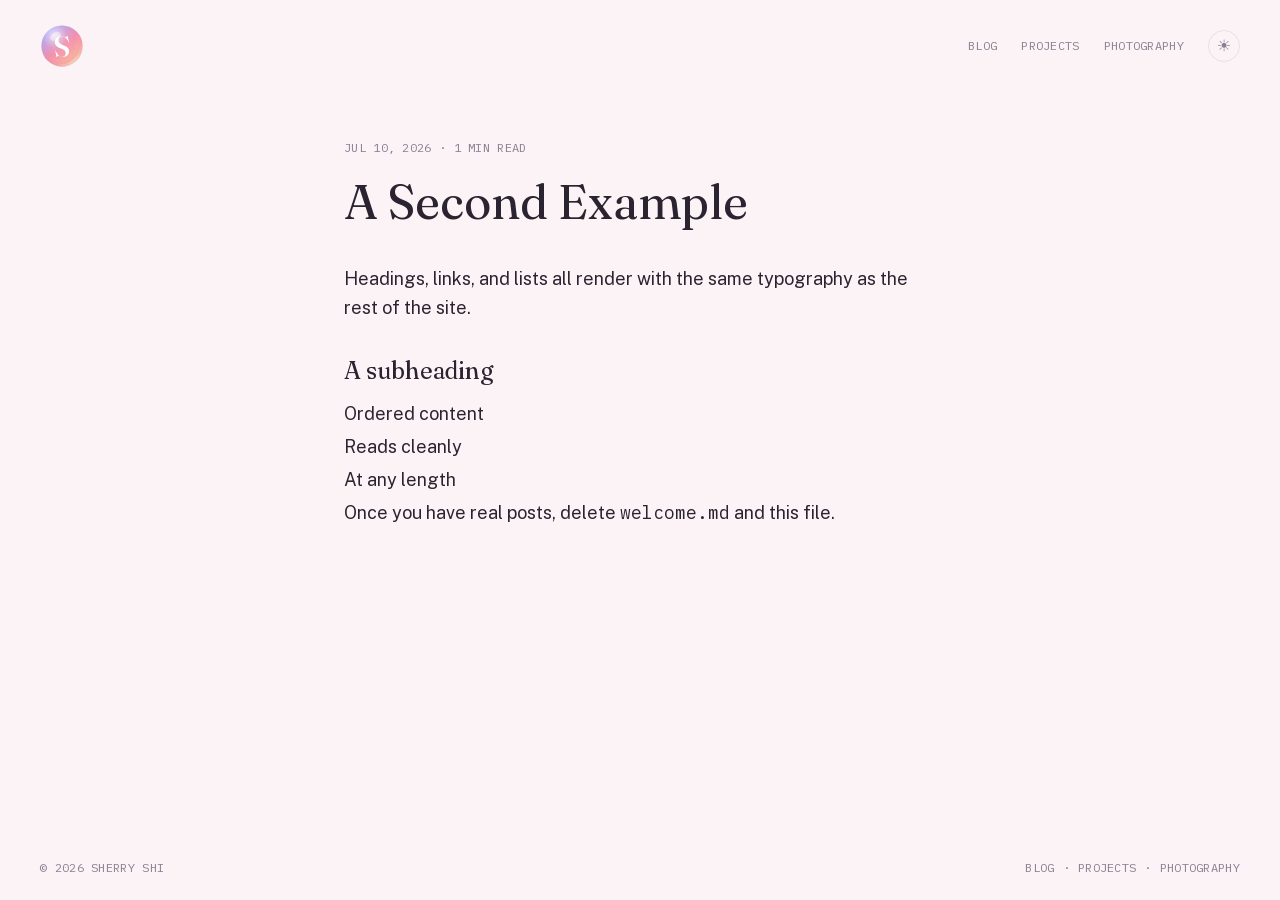
<file: blog/formatting-example/index.html>
<!DOCTYPE html><html lang="en" class="fraunces_415d15cc-module__v9bq-W__variable public_sans_e592d326-module__JEhSGq__variable ibm_plex_mono_b29ce311-module__B1rYkW__variable h-full antialiased"><head><meta charSet="utf-8"/><meta name="viewport" content="width=device-width, initial-scale=1"/><link rel="preload" href="/_next/static/media/54fc36028e2bb174-s.p.20jfceqj9zyw9.woff2" as="font" crossorigin="" type="font/woff2"/><link rel="preload" href="/_next/static/media/99e609270109b47d-s.p.40sczeszzbjw1.woff2" as="font" crossorigin="" type="font/woff2"/><link rel="preload" href="/_next/static/media/effe91970fc4db64-s.p.0oace-s_gkfks.woff2" as="font" crossorigin="" type="font/woff2"/><link rel="preload" href="/_next/static/media/fa0520225c6f3d07-s.p.33u8lzvd44aqk.woff2" as="font" crossorigin="" type="font/woff2"/><link rel="stylesheet" href="/_next/static/chunks/2ybbbsdgjd5dn.css" data-precedence="next"/><link rel="preload" as="script" fetchPriority="low" href="/_next/static/chunks/3ll07n217cgxf.js"/><script src="/_next/static/chunks/3tqnqxx00iegt.js" async=""></script><script src="/_next/static/chunks/2bcknr5_tllvo.js" async=""></script><script src="/_next/static/chunks/0mr0fnckbkr54.js" async=""></script><script src="/_next/static/chunks/turbopack-25s5fl1msm69b.js" async=""></script><script src="/_next/static/chunks/1v7grgsgn6mi6.js" async=""></script><script src="/_next/static/chunks/14mrh2-p_w84d.js" async=""></script><meta name="next-size-adjust" content=""/><title>Sherry Shi</title><meta name="description" content="Personal website: blog, projects, and photography"/><link rel="icon" href="/icon.svg?icon.1ajpkp-hu7c09.svg" sizes="any" type="image/svg+xml"/><script>
(function() {
  try {
    var stored = localStorage.getItem('theme');
    if (stored === 'light' || stored === 'dark') {
      document.documentElement.setAttribute('data-theme', stored);
    }
  } catch (e) {}
})();
</script><script src="/_next/static/chunks/0cz1d0mv5g_q7.js" noModule=""></script></head><body class="flex min-h-full flex-col text-foreground"><div hidden=""><!--$--><!--/$--></div><header class="flex items-center justify-between px-6 py-6 sm:px-10"><a aria-label="Sherry Shi — home" class="inline-flex rounded-full transition-transform duration-200 ease-out hover:scale-105 active:scale-95 motion-reduce:transition-none" href="/"><svg viewBox="0 0 64 64" class="h-9 w-9 sm:h-11 sm:w-11" role="img" aria-label="Sherry Shi — home"><defs><linearGradient id="logo-body" x1="0.13" y1="0.05" x2="0.9" y2="0.98"><stop offset="0" stop-color="#9aa0ff"></stop><stop offset="0.5" stop-color="#f490ac"></stop><stop offset="1" stop-color="#ffc69a"></stop></linearGradient><radialGradient id="logo-round" cx="0.42" cy="0.38" r="0.74"><stop offset="0.65" stop-color="#5a4a7a" stop-opacity="0"></stop><stop offset="1" stop-color="#5a4a7a" stop-opacity="0.17"></stop></radialGradient><radialGradient id="logo-sheen" cx="0.32" cy="0.24" r="0.5"><stop offset="0" stop-color="#ffffff" stop-opacity="0.68"></stop><stop offset="0.6" stop-color="#ffffff" stop-opacity="0.1"></stop><stop offset="1" stop-color="#ffffff" stop-opacity="0"></stop></radialGradient><radialGradient id="logo-rimglow" cx="0.74" cy="0.82" r="0.45"><stop offset="0" stop-color="#fff2e6" stop-opacity="0.45"></stop><stop offset="1" stop-color="#fff2e6" stop-opacity="0"></stop></radialGradient><mask id="logo-rimmask"><rect width="64" height="64" fill="black"></rect><circle cx="32" cy="32" r="30" fill="white"></circle><circle cx="29.8" cy="29.6" r="28.8" fill="black"></circle></mask><filter id="logo-soft"><feGaussianBlur stdDeviation="0.9"></feGaussianBlur></filter></defs><circle cx="32" cy="32" r="30" fill="url(#logo-body)"></circle><circle cx="32" cy="32" r="30" fill="url(#logo-round)"></circle><g transform="translate(19.98,47.5) scale(0.02107,-0.02107)" fill="#ffffff"><path d="M608 -21Q515 -21 456.0 5.5Q397 32 364.0 59.0Q331 86 318 86Q310 86 295.5 69.0Q281 52 263.0 30.0Q245 8 229.0 -8.5Q213 -25 203 -25Q198 -25 191.5 -20.5Q185 -16 184 -8L108 423Q108 430 108.0 433.5Q108 437 111 437Q113 439 116.5 437.0Q120 435 122 431Q205 260 283.5 166.0Q362 72 437.5 35.5Q513 -1 587 -1Q695 -1 759.5 58.0Q824 117 824 231Q824 302 795.0 361.0Q766 420 696.5 470.5Q627 521 507 563Q350 620 255.5 687.5Q161 755 119.0 836.5Q77 918 77 1020Q77 1138 137.0 1228.5Q197 1319 302.5 1369.5Q408 1420 543 1420Q628 1420 682.5 1399.5Q737 1379 769.0 1358.5Q801 1338 816 1338Q829 1338 855.5 1359.5Q882 1381 907.0 1402.5Q932 1424 942 1424Q947 1424 951.0 1421.5Q955 1419 957 1411L1063 982Q1064 976 1064.0 972.5Q1064 969 1061 968Q1059 967 1055.5 969.0Q1052 971 1049 974Q958 1142 878.0 1235.0Q798 1328 720.0 1364.5Q642 1401 560 1401Q455 1401 388.0 1334.0Q321 1267 321 1148Q321 1075 348.5 1014.0Q376 953 442.5 902.5Q509 852 624 810Q789 750 883.5 683.0Q978 616 1018.0 538.0Q1058 460 1058 366Q1058 258 1005.0 170.5Q952 83 851.0 31.0Q750 -21 608 -21Z"></path></g><g mask="url(#logo-rimmask)" filter="url(#logo-soft)"><circle cx="32" cy="32" r="30" fill="url(#logo-rimglow)"></circle></g><circle cx="32" cy="32" r="30" fill="url(#logo-sheen)"></circle><ellipse cx="22.5" cy="18" rx="8.5" ry="5.5" fill="#ffffff" opacity="0.42" transform="rotate(-30 22.5 18)"></ellipse></svg></a><nav class="hidden items-center gap-6 sm:flex"><a class="font-mono text-xs tracking-wide text-muted transition-colors hover:text-foreground" href="/blog/">BLOG</a><a class="font-mono text-xs tracking-wide text-muted transition-colors hover:text-foreground" href="/projects/">PROJECTS</a><a class="font-mono text-xs tracking-wide text-muted transition-colors hover:text-foreground" href="/photography/">PHOTOGRAPHY</a><button aria-label="Toggle light and dark theme" class="flex h-8 w-8 items-center justify-center rounded-full border border-border text-muted transition-colors hover:border-border-strong hover:text-foreground">☀</button></nav><div class="sm:hidden"><button aria-label="Open menu" aria-expanded="false" aria-controls="mobile-menu" class="flex h-9 w-9 items-center justify-center rounded-full border border-border text-foreground transition-colors hover:border-border-strong"><svg width="18" height="18" viewBox="0 0 18 18" fill="none" aria-hidden="true"><path d="M2 5h14M2 9h14M2 13h14" stroke="currentColor" stroke-width="1.5" stroke-linecap="round"></path></svg></button></div></header><main class="flex-1"><article class="mx-auto max-w-2xl px-6 py-12 sm:px-10"><p class="font-mono text-xs tracking-wide text-muted">JUL 10, 2026<!-- --> · <!-- -->1 MIN READ</p><h1 class="mt-4 font-display text-4xl leading-tight sm:text-5xl">A Second Example</h1><div class="prose mt-8 max-w-none text-lg leading-relaxed [&amp;_a]:text-accent [&amp;_blockquote]:border-l-2 [&amp;_blockquote]:border-accent [&amp;_blockquote]:pl-5 [&amp;_blockquote]:font-display [&amp;_blockquote]:italic [&amp;_blockquote]:text-xl [&amp;_h2]:font-display [&amp;_h2]:text-2xl [&amp;_h2]:mt-8 [&amp;_h2]:mb-3 [&amp;_li]:mb-1 [&amp;_p]:mb-5"><p>Headings, links, and lists all render with the same typography as the rest of the site.</p>
<h2>A subheading</h2>
<ul>
<li>Ordered content</li>
<li>Reads cleanly</li>
<li>At any length</li>
</ul>
<p>Once you have real posts, delete <code>welcome.md</code> and this file.</p>
</div></article><!--$--><!--/$--></main><footer class="mt-auto flex flex-wrap items-center justify-between gap-3 px-6 py-6 font-mono text-xs tracking-wide text-muted sm:px-10"><span>© <!-- -->2026<!-- --> <a class="transition-colors hover:text-foreground" href="/">SHERRY SHI</a></span><nav class="flex items-center gap-2"><a class="transition-colors hover:text-foreground" href="/blog/">BLOG</a><span aria-hidden="true">·</span><a class="transition-colors hover:text-foreground" href="/projects/">PROJECTS</a><span aria-hidden="true">·</span><a class="transition-colors hover:text-foreground" href="/photography/">PHOTOGRAPHY</a></nav></footer><script src="/_next/static/chunks/3ll07n217cgxf.js" id="_R_" async=""></script><script>(self.__next_f=self.__next_f||[]).push([0])</script><script>self.__next_f.push([1,"1:\"$Sreact.fragment\"\n2:I[22016,[\"/_next/static/chunks/1v7grgsgn6mi6.js\",\"/_next/static/chunks/14mrh2-p_w84d.js\"],\"\"]\n10:I[68027,[\"/_next/static/chunks/1v7grgsgn6mi6.js\",\"/_next/static/chunks/14mrh2-p_w84d.js\"],\"default\",1]\n:HL[\"/_next/static/chunks/2ybbbsdgjd5dn.css\",\"style\"]\n:HL[\"/_next/static/media/54fc36028e2bb174-s.p.20jfceqj9zyw9.woff2\",\"font\",{\"crossOrigin\":\"\",\"type\":\"font/woff2\"}]\n:HL[\"/_next/static/media/99e609270109b47d-s.p.40sczeszzbjw1.woff2\",\"font\",{\"crossOrigin\":\"\",\"type\":\"font/woff2\"}]\n:HL[\"/_next/static/media/effe91970fc4db64-s.p.0oace-s_gkfks.woff2\",\"font\",{\"crossOrigin\":\"\",\"type\":\"font/woff2\"}]\n:HL[\"/_next/static/media/fa0520225c6f3d07-s.p.33u8lzvd44aqk.woff2\",\"font\",{\"crossOrigin\":\"\",\"type\":\"font/woff2\"}]\n3:T405,M608 -21Q515 -21 456.0 5.5Q397 32 364.0 59.0Q331 86 318 86Q310 86 295.5 69.0Q281 52 263.0 30.0Q245 8 229.0 -8.5Q213 -25 203 -25Q198 -25 191.5 -20.5Q185 -16 184 -8L108 423Q108 430 108.0 433.5Q108 437 111 437Q113 439 116.5 437.0Q120 435 122 431Q205 260 283.5 166.0Q362 72 437.5 35.5Q513 -1 587 -1Q695 -1 759.5 58.0Q824 117 824 231Q824 302 795.0 361.0Q766 420 696.5 470.5Q627 521 507 563Q350 620 255.5 687.5Q161 755 119.0 836.5Q77 918 77 1020Q77 1138 137.0 1228.5Q197 1319 302.5 1369.5Q408 1420 543 1420Q628 1420 682.5 1399.5Q737 1379 769.0 1358.5Q801 1338 816 1338Q829 1338 855.5 1359.5Q882 1381 907.0 1402.5Q932 1424 942 1424Q947 1424 951.0 1421.5Q955 1419 957 1411L1063 982Q1064 976 1064.0 972.5Q1064 969 1061 968Q1059 967 1055.5 969.0Q1052 971 1049 974Q958 1142 878.0 1235.0Q798 1328 720.0 1364.5Q642 1401 560 1401Q455 1401 388.0 1334.0Q321 1267 321 1148Q321 1075 348.5 1014.0Q376 953 442.5 902.5Q509 852 624 810Q789 750 883.5 683.0Q978 616 1018.0 538.0Q1058 460 1058 366Q1058 258 1005.0 170.5Q952 83 851.0 31.0Q750 -21 608 -21Z"])</script><script>self.__next_f.push([1,"0:{\"P\":null,\"c\":[\"\",\"blog\",\"formatting-example\",\"\"],\"q\":\"\",\"i\":false,\"f\":[[[\"\",{\"children\":[\"blog\",{\"children\":[[\"slug\",\"formatting-example\",\"d\",null],{\"children\":[\"__PAGE__\",{}]}]}]},\"$undefined\",\"$undefined\",16],[[\"$\",\"$1\",\"c\",{\"children\":[[[\"$\",\"link\",\"0\",{\"rel\":\"stylesheet\",\"href\":\"/_next/static/chunks/2ybbbsdgjd5dn.css\",\"precedence\":\"next\",\"crossOrigin\":\"$undefined\",\"nonce\":\"$undefined\"}],[\"$\",\"script\",\"script-0\",{\"src\":\"/_next/static/chunks/1v7grgsgn6mi6.js\",\"async\":true,\"nonce\":\"$undefined\"}],[\"$\",\"script\",\"script-1\",{\"src\":\"/_next/static/chunks/14mrh2-p_w84d.js\",\"async\":true,\"nonce\":\"$undefined\"}]],[\"$\",\"html\",null,{\"lang\":\"en\",\"suppressHydrationWarning\":true,\"className\":\"fraunces_415d15cc-module__v9bq-W__variable public_sans_e592d326-module__JEhSGq__variable ibm_plex_mono_b29ce311-module__B1rYkW__variable h-full antialiased\",\"children\":[[\"$\",\"head\",null,{\"children\":[\"$\",\"script\",null,{\"dangerouslySetInnerHTML\":{\"__html\":\"\\n(function() {\\n  try {\\n    var stored = localStorage.getItem('theme');\\n    if (stored === 'light' || stored === 'dark') {\\n      document.documentElement.setAttribute('data-theme', stored);\\n    }\\n  } catch (e) {}\\n})();\\n\"}}]}],[\"$\",\"body\",null,{\"className\":\"flex min-h-full flex-col text-foreground\",\"children\":[[\"$\",\"header\",null,{\"className\":\"flex items-center justify-between px-6 py-6 sm:px-10\",\"children\":[[\"$\",\"$L2\",null,{\"href\":\"/\",\"aria-label\":\"Sherry Shi — home\",\"className\":\"inline-flex rounded-full transition-transform duration-200 ease-out hover:scale-105 active:scale-95 motion-reduce:transition-none\",\"children\":[\"$\",\"svg\",null,{\"viewBox\":\"0 0 64 64\",\"className\":\"h-9 w-9 sm:h-11 sm:w-11\",\"role\":\"img\",\"aria-label\":\"Sherry Shi — home\",\"children\":[[\"$\",\"defs\",null,{\"children\":[[\"$\",\"linearGradient\",null,{\"id\":\"logo-body\",\"x1\":\"0.13\",\"y1\":\"0.05\",\"x2\":\"0.9\",\"y2\":\"0.98\",\"children\":[[\"$\",\"stop\",null,{\"offset\":\"0\",\"stopColor\":\"#9aa0ff\"}],[\"$\",\"stop\",null,{\"offset\":\"0.5\",\"stopColor\":\"#f490ac\"}],[\"$\",\"stop\",null,{\"offset\":\"1\",\"stopColor\":\"#ffc69a\"}]]}],[\"$\",\"radialGradient\",null,{\"id\":\"logo-round\",\"cx\":\"0.42\",\"cy\":\"0.38\",\"r\":\"0.74\",\"children\":[[\"$\",\"stop\",null,{\"offset\":\"0.65\",\"stopColor\":\"#5a4a7a\",\"stopOpacity\":\"0\"}],[\"$\",\"stop\",null,{\"offset\":\"1\",\"stopColor\":\"#5a4a7a\",\"stopOpacity\":\"0.17\"}]]}],[\"$\",\"radialGradient\",null,{\"id\":\"logo-sheen\",\"cx\":\"0.32\",\"cy\":\"0.24\",\"r\":\"0.5\",\"children\":[[\"$\",\"stop\",null,{\"offset\":\"0\",\"stopColor\":\"#ffffff\",\"stopOpacity\":\"0.68\"}],[\"$\",\"stop\",null,{\"offset\":\"0.6\",\"stopColor\":\"#ffffff\",\"stopOpacity\":\"0.1\"}],[\"$\",\"stop\",null,{\"offset\":\"1\",\"stopColor\":\"#ffffff\",\"stopOpacity\":\"0\"}]]}],[\"$\",\"radialGradient\",null,{\"id\":\"logo-rimglow\",\"cx\":\"0.74\",\"cy\":\"0.82\",\"r\":\"0.45\",\"children\":[[\"$\",\"stop\",null,{\"offset\":\"0\",\"stopColor\":\"#fff2e6\",\"stopOpacity\":\"0.45\"}],[\"$\",\"stop\",null,{\"offset\":\"1\",\"stopColor\":\"#fff2e6\",\"stopOpacity\":\"0\"}]]}],[\"$\",\"mask\",null,{\"id\":\"logo-rimmask\",\"children\":[[\"$\",\"rect\",null,{\"width\":\"64\",\"height\":\"64\",\"fill\":\"black\"}],[\"$\",\"circle\",null,{\"cx\":\"32\",\"cy\":\"32\",\"r\":\"30\",\"fill\":\"white\"}],[\"$\",\"circle\",null,{\"cx\":\"29.8\",\"cy\":\"29.6\",\"r\":\"28.8\",\"fill\":\"black\"}]]}],[\"$\",\"filter\",null,{\"id\":\"logo-soft\",\"children\":[\"$\",\"feGaussianBlur\",null,{\"stdDeviation\":\"0.9\"}]}]]}],[\"$\",\"circle\",null,{\"cx\":\"32\",\"cy\":\"32\",\"r\":\"30\",\"fill\":\"url(#logo-body)\"}],[\"$\",\"circle\",null,{\"cx\":\"32\",\"cy\":\"32\",\"r\":\"30\",\"fill\":\"url(#logo-round)\"}],[\"$\",\"g\",null,{\"transform\":\"translate(19.98,47.5) scale(0.02107,-0.02107)\",\"fill\":\"#ffffff\",\"children\":[\"$\",\"path\",null,{\"d\":\"$3\"}]}],\"$L4\",\"$L5\",\"$L6\"]}]}],\"$L7\",\"$L8\"]}],\"$L9\",\"$La\"]}]]}]]}],{\"children\":[\"$Lb\",{\"children\":[\"$Lc\",{\"children\":[\"$Ld\",{},null,false,null]},null,false,\"$@e\"]},null,false,\"$@e\"]},null,false,null],\"$Lf\",false]],\"m\":\"$undefined\",\"G\":[\"$10\",[\"$L11\"]],\"S\":true,\"h\":null,\"s\":\"$undefined\",\"l\":\"$undefined\",\"p\":\"$undefined\",\"d\":\"$undefined\",\"b\":\"XbUdUmmjxQ2gfIAyJ9Rnu\"}\n"])</script><script>self.__next_f.push([1,"12:I[94013,[\"/_next/static/chunks/1v7grgsgn6mi6.js\",\"/_next/static/chunks/14mrh2-p_w84d.js\"],\"ThemeToggle\"]\n13:I[92553,[\"/_next/static/chunks/1v7grgsgn6mi6.js\",\"/_next/static/chunks/14mrh2-p_w84d.js\"],\"MobileNav\"]\n14:I[39756,[\"/_next/static/chunks/1v7grgsgn6mi6.js\",\"/_next/static/chunks/14mrh2-p_w84d.js\"],\"default\"]\n15:I[37457,[\"/_next/static/chunks/1v7grgsgn6mi6.js\",\"/_next/static/chunks/14mrh2-p_w84d.js\"],\"default\"]\n17:I[97367,[\"/_next/static/chunks/1v7grgsgn6mi6.js\",\"/_next/static/chunks/14mrh2-p_w84d.js\"],\"OutletBoundary\"]\n18:\"$Sreact.suspense\"\n1b:I[97367,[\"/_next/static/chunks/1v7grgsgn6mi6.js\",\"/_next/static/chunks/14mrh2-p_w84d.js\"],\"ViewportBoundary\"]\n1d:I[97367,[\"/_next/static/chunks/1v7grgsgn6mi6.js\",\"/_next/static/chunks/14mrh2-p_w84d.js\"],\"MetadataBoundary\"]\n4:[\"$\",\"g\",null,{\"mask\":\"url(#logo-rimmask)\",\"filter\":\"url(#logo-soft)\",\"children\":[\"$\",\"circle\",null,{\"cx\":\"32\",\"cy\":\"32\",\"r\":\"30\",\"fill\":\"url(#logo-rimglow)\"}]}]\n5:[\"$\",\"circle\",null,{\"cx\":\"32\",\"cy\":\"32\",\"r\":\"30\",\"fill\":\"url(#logo-sheen)\"}]\n6:[\"$\",\"ellipse\",null,{\"cx\":\"22.5\",\"cy\":\"18\",\"rx\":\"8.5\",\"ry\":\"5.5\",\"fill\":\"#ffffff\",\"opacity\":\"0.42\",\"transform\":\"rotate(-30 22.5 18)\"}]\n7:[\"$\",\"nav\",null,{\"className\":\"hidden items-center gap-6 sm:flex\",\"children\":[[\"$\",\"$L2\",null,{\"href\":\"/blog\",\"className\":\"font-mono text-xs tracking-wide text-muted transition-colors hover:text-foreground\",\"children\":\"BLOG\"}],[\"$\",\"$L2\",null,{\"href\":\"/projects\",\"className\":\"font-mono text-xs tracking-wide text-muted transition-colors hover:text-foreground\",\"children\":\"PROJECTS\"}],[\"$\",\"$L2\",null,{\"href\":\"/photography\",\"className\":\"font-mono text-xs tracking-wide text-muted transition-colors hover:text-foreground\",\"children\":\"PHOTOGRAPHY\"}],[\"$\",\"$L12\",null,{}]]}]\n8:[\"$\",\"$L13\",null,{}]\n"])</script><script>self.__next_f.push([1,"9:[\"$\",\"main\",null,{\"className\":\"flex-1\",\"children\":[\"$\",\"$L14\",null,{\"parallelRouterKey\":\"children\",\"error\":\"$undefined\",\"errorStyles\":\"$undefined\",\"errorScripts\":\"$undefined\",\"template\":[\"$\",\"$L15\",null,{}],\"templateStyles\":\"$undefined\",\"templateScripts\":\"$undefined\",\"notFound\":[[[\"$\",\"title\",null,{\"children\":\"404: This page could not be found.\"}],[\"$\",\"div\",null,{\"style\":{\"fontFamily\":\"system-ui,\\\"Segoe UI\\\",Roboto,Helvetica,Arial,sans-serif,\\\"Apple Color Emoji\\\",\\\"Segoe UI Emoji\\\"\",\"height\":\"100vh\",\"textAlign\":\"center\",\"display\":\"flex\",\"flexDirection\":\"column\",\"alignItems\":\"center\",\"justifyContent\":\"center\"},\"children\":[\"$\",\"div\",null,{\"children\":[[\"$\",\"style\",null,{\"dangerouslySetInnerHTML\":{\"__html\":\"body{color:#000;background:#fff;margin:0}.next-error-h1{border-right:1px solid rgba(0,0,0,.3)}@media (prefers-color-scheme:dark){body{color:#fff;background:#000}.next-error-h1{border-right:1px solid rgba(255,255,255,.3)}}\"}}],[\"$\",\"h1\",null,{\"className\":\"next-error-h1\",\"style\":{\"display\":\"inline-block\",\"margin\":\"0 20px 0 0\",\"padding\":\"0 23px 0 0\",\"fontSize\":24,\"fontWeight\":500,\"verticalAlign\":\"top\",\"lineHeight\":\"49px\"},\"children\":404}],[\"$\",\"div\",null,{\"style\":{\"display\":\"inline-block\"},\"children\":[\"$\",\"h2\",null,{\"style\":{\"fontSize\":14,\"fontWeight\":400,\"lineHeight\":\"49px\",\"margin\":0},\"children\":\"This page could not be found.\"}]}]]}]}]],[]],\"forbidden\":\"$undefined\",\"unauthorized\":\"$undefined\"}]}]\n"])</script><script>self.__next_f.push([1,"a:[\"$\",\"footer\",null,{\"className\":\"mt-auto flex flex-wrap items-center justify-between gap-3 px-6 py-6 font-mono text-xs tracking-wide text-muted sm:px-10\",\"children\":[[\"$\",\"span\",null,{\"children\":[\"© \",2026,\" \",[\"$\",\"$L2\",null,{\"href\":\"/\",\"className\":\"transition-colors hover:text-foreground\",\"children\":\"SHERRY SHI\"}]]}],[\"$\",\"nav\",null,{\"className\":\"flex items-center gap-2\",\"children\":[[\"$\",\"$L2\",null,{\"href\":\"/blog\",\"className\":\"transition-colors hover:text-foreground\",\"children\":\"BLOG\"}],[\"$\",\"span\",null,{\"aria-hidden\":\"true\",\"children\":\"·\"}],[\"$\",\"$L2\",null,{\"href\":\"/projects\",\"className\":\"transition-colors hover:text-foreground\",\"children\":\"PROJECTS\"}],[\"$\",\"span\",null,{\"aria-hidden\":\"true\",\"children\":\"·\"}],[\"$\",\"$L2\",null,{\"href\":\"/photography\",\"className\":\"transition-colors hover:text-foreground\",\"children\":\"PHOTOGRAPHY\"}]]}]]}]\nb:[\"$\",\"$1\",\"c\",{\"children\":[null,[\"$\",\"$L14\",null,{\"parallelRouterKey\":\"children\",\"error\":\"$undefined\",\"errorStyles\":\"$undefined\",\"errorScripts\":\"$undefined\",\"template\":[\"$\",\"$L15\",null,{}],\"templateStyles\":\"$undefined\",\"templateScripts\":\"$undefined\",\"notFound\":\"$undefined\",\"forbidden\":\"$undefined\",\"unauthorized\":\"$undefined\"}]]}]\nc:[\"$\",\"$1\",\"c\",{\"children\":[null,[\"$\",\"$L14\",null,{\"parallelRouterKey\":\"children\",\"error\":\"$undefined\",\"errorStyles\":\"$undefined\",\"errorScripts\":\"$undefined\",\"template\":[\"$\",\"$L15\",null,{}],\"templateStyles\":\"$undefined\",\"templateScripts\":\"$undefined\",\"notFound\":\"$undefined\",\"forbidden\":\"$undefined\",\"unauthorized\":\"$undefined\"}]]}]\nd:[\"$\",\"$1\",\"c\",{\"children\":[\"$L16\",null,[\"$\",\"$L17\",null,{\"children\":[\"$\",\"$18\",null,{\"name\":\"Next.MetadataOutlet\",\"children\":\"$@19\"}]}]]}]\n1a:[]\ne:\"$W1a\"\nf:[\"$\",\"$1\",\"h\",{\"children\":[null,[\"$\",\"$L1b\",null,{\"children\":\"$L1c\"}],[\"$\",\"div\",null,{\"hidden\":true,\"children\":[\"$\",\"$L1d\",null,{\"children\":[\"$\",\"$18\",null,{\"name\":\"Next.Metadata\",\"children\":\"$L1e\"}]}]}],[\"$\",\"meta\",null,{\"name\":\"next-size-adjust\",\"content\":\"\"}]]}]\n11:[\"$\",\"link\",\"0\",{\"rel\":\"stylesheet\",\"href\":\"/_next/static/chunks/2ybbbsdgjd5dn.css\",\"precedence\":\"next\",\"crossOrigin\":\"$undefined\",\"nonce\":\"$undefined\"}]\n"])</script><script>self.__next_f.push([1,"16:[\"$\",\"article\",null,{\"className\":\"mx-auto max-w-2xl px-6 py-12 sm:px-10\",\"children\":[[\"$\",\"p\",null,{\"className\":\"font-mono text-xs tracking-wide text-muted\",\"children\":[\"JUL 10, 2026\",\" · \",\"1 MIN READ\"]}],[\"$\",\"h1\",null,{\"className\":\"mt-4 font-display text-4xl leading-tight sm:text-5xl\",\"children\":\"A Second Example\"}],[\"$\",\"div\",null,{\"className\":\"prose mt-8 max-w-none text-lg leading-relaxed [\u0026_a]:text-accent [\u0026_blockquote]:border-l-2 [\u0026_blockquote]:border-accent [\u0026_blockquote]:pl-5 [\u0026_blockquote]:font-display [\u0026_blockquote]:italic [\u0026_blockquote]:text-xl [\u0026_h2]:font-display [\u0026_h2]:text-2xl [\u0026_h2]:mt-8 [\u0026_h2]:mb-3 [\u0026_li]:mb-1 [\u0026_p]:mb-5\",\"dangerouslySetInnerHTML\":{\"__html\":\"\u003cp\u003eHeadings, links, and lists all render with the same typography as the rest of the site.\u003c/p\u003e\\n\u003ch2\u003eA subheading\u003c/h2\u003e\\n\u003cul\u003e\\n\u003cli\u003eOrdered content\u003c/li\u003e\\n\u003cli\u003eReads cleanly\u003c/li\u003e\\n\u003cli\u003eAt any length\u003c/li\u003e\\n\u003c/ul\u003e\\n\u003cp\u003eOnce you have real posts, delete \u003ccode\u003ewelcome.md\u003c/code\u003e and this file.\u003c/p\u003e\\n\"}}]]}]\n"])</script><script>self.__next_f.push([1,"1c:[[\"$\",\"meta\",\"0\",{\"charSet\":\"utf-8\"}],[\"$\",\"meta\",\"1\",{\"name\":\"viewport\",\"content\":\"width=device-width, initial-scale=1\"}]]\n"])</script><script>self.__next_f.push([1,"1f:I[27201,[\"/_next/static/chunks/1v7grgsgn6mi6.js\",\"/_next/static/chunks/14mrh2-p_w84d.js\"],\"IconMark\"]\n19:null\n1e:[[\"$\",\"title\",\"0\",{\"children\":\"Sherry Shi\"}],[\"$\",\"meta\",\"1\",{\"name\":\"description\",\"content\":\"Personal website: blog, projects, and photography\"}],[\"$\",\"link\",\"2\",{\"rel\":\"icon\",\"href\":\"/icon.svg?icon.1ajpkp-hu7c09.svg\",\"sizes\":\"any\",\"type\":\"image/svg+xml\"}],[\"$\",\"$L1f\",\"3\",{}]]\n"])</script></body></html>
</file>
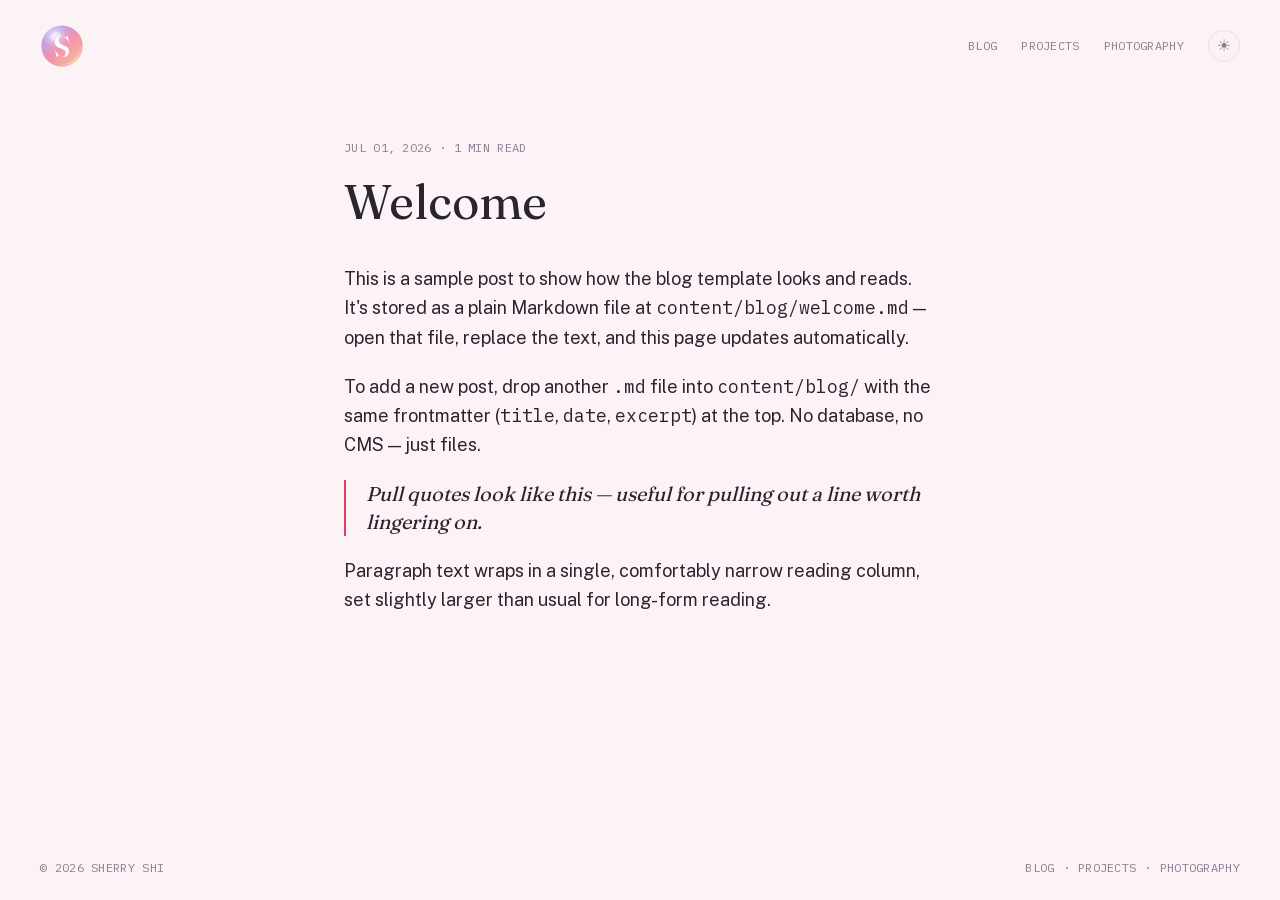
<file: blog/welcome/index.html>
<!DOCTYPE html><html lang="en" class="fraunces_415d15cc-module__v9bq-W__variable public_sans_e592d326-module__JEhSGq__variable ibm_plex_mono_b29ce311-module__B1rYkW__variable h-full antialiased"><head><meta charSet="utf-8"/><meta name="viewport" content="width=device-width, initial-scale=1"/><link rel="preload" href="/_next/static/media/54fc36028e2bb174-s.p.20jfceqj9zyw9.woff2" as="font" crossorigin="" type="font/woff2"/><link rel="preload" href="/_next/static/media/99e609270109b47d-s.p.40sczeszzbjw1.woff2" as="font" crossorigin="" type="font/woff2"/><link rel="preload" href="/_next/static/media/effe91970fc4db64-s.p.0oace-s_gkfks.woff2" as="font" crossorigin="" type="font/woff2"/><link rel="preload" href="/_next/static/media/fa0520225c6f3d07-s.p.33u8lzvd44aqk.woff2" as="font" crossorigin="" type="font/woff2"/><link rel="stylesheet" href="/_next/static/chunks/2ybbbsdgjd5dn.css" data-precedence="next"/><link rel="preload" as="script" fetchPriority="low" href="/_next/static/chunks/3ll07n217cgxf.js"/><script src="/_next/static/chunks/3tqnqxx00iegt.js" async=""></script><script src="/_next/static/chunks/2bcknr5_tllvo.js" async=""></script><script src="/_next/static/chunks/0mr0fnckbkr54.js" async=""></script><script src="/_next/static/chunks/turbopack-25s5fl1msm69b.js" async=""></script><script src="/_next/static/chunks/1v7grgsgn6mi6.js" async=""></script><script src="/_next/static/chunks/14mrh2-p_w84d.js" async=""></script><meta name="next-size-adjust" content=""/><title>Sherry Shi</title><meta name="description" content="Personal website: blog, projects, and photography"/><link rel="icon" href="/icon.svg?icon.1ajpkp-hu7c09.svg" sizes="any" type="image/svg+xml"/><script>
(function() {
  try {
    var stored = localStorage.getItem('theme');
    if (stored === 'light' || stored === 'dark') {
      document.documentElement.setAttribute('data-theme', stored);
    }
  } catch (e) {}
})();
</script><script src="/_next/static/chunks/0cz1d0mv5g_q7.js" noModule=""></script></head><body class="flex min-h-full flex-col text-foreground"><div hidden=""><!--$--><!--/$--></div><header class="flex items-center justify-between px-6 py-6 sm:px-10"><a aria-label="Sherry Shi — home" class="inline-flex rounded-full transition-transform duration-200 ease-out hover:scale-105 active:scale-95 motion-reduce:transition-none" href="/"><svg viewBox="0 0 64 64" class="h-9 w-9 sm:h-11 sm:w-11" role="img" aria-label="Sherry Shi — home"><defs><linearGradient id="logo-body" x1="0.13" y1="0.05" x2="0.9" y2="0.98"><stop offset="0" stop-color="#9aa0ff"></stop><stop offset="0.5" stop-color="#f490ac"></stop><stop offset="1" stop-color="#ffc69a"></stop></linearGradient><radialGradient id="logo-round" cx="0.42" cy="0.38" r="0.74"><stop offset="0.65" stop-color="#5a4a7a" stop-opacity="0"></stop><stop offset="1" stop-color="#5a4a7a" stop-opacity="0.17"></stop></radialGradient><radialGradient id="logo-sheen" cx="0.32" cy="0.24" r="0.5"><stop offset="0" stop-color="#ffffff" stop-opacity="0.68"></stop><stop offset="0.6" stop-color="#ffffff" stop-opacity="0.1"></stop><stop offset="1" stop-color="#ffffff" stop-opacity="0"></stop></radialGradient><radialGradient id="logo-rimglow" cx="0.74" cy="0.82" r="0.45"><stop offset="0" stop-color="#fff2e6" stop-opacity="0.45"></stop><stop offset="1" stop-color="#fff2e6" stop-opacity="0"></stop></radialGradient><mask id="logo-rimmask"><rect width="64" height="64" fill="black"></rect><circle cx="32" cy="32" r="30" fill="white"></circle><circle cx="29.8" cy="29.6" r="28.8" fill="black"></circle></mask><filter id="logo-soft"><feGaussianBlur stdDeviation="0.9"></feGaussianBlur></filter></defs><circle cx="32" cy="32" r="30" fill="url(#logo-body)"></circle><circle cx="32" cy="32" r="30" fill="url(#logo-round)"></circle><g transform="translate(19.98,47.5) scale(0.02107,-0.02107)" fill="#ffffff"><path d="M608 -21Q515 -21 456.0 5.5Q397 32 364.0 59.0Q331 86 318 86Q310 86 295.5 69.0Q281 52 263.0 30.0Q245 8 229.0 -8.5Q213 -25 203 -25Q198 -25 191.5 -20.5Q185 -16 184 -8L108 423Q108 430 108.0 433.5Q108 437 111 437Q113 439 116.5 437.0Q120 435 122 431Q205 260 283.5 166.0Q362 72 437.5 35.5Q513 -1 587 -1Q695 -1 759.5 58.0Q824 117 824 231Q824 302 795.0 361.0Q766 420 696.5 470.5Q627 521 507 563Q350 620 255.5 687.5Q161 755 119.0 836.5Q77 918 77 1020Q77 1138 137.0 1228.5Q197 1319 302.5 1369.5Q408 1420 543 1420Q628 1420 682.5 1399.5Q737 1379 769.0 1358.5Q801 1338 816 1338Q829 1338 855.5 1359.5Q882 1381 907.0 1402.5Q932 1424 942 1424Q947 1424 951.0 1421.5Q955 1419 957 1411L1063 982Q1064 976 1064.0 972.5Q1064 969 1061 968Q1059 967 1055.5 969.0Q1052 971 1049 974Q958 1142 878.0 1235.0Q798 1328 720.0 1364.5Q642 1401 560 1401Q455 1401 388.0 1334.0Q321 1267 321 1148Q321 1075 348.5 1014.0Q376 953 442.5 902.5Q509 852 624 810Q789 750 883.5 683.0Q978 616 1018.0 538.0Q1058 460 1058 366Q1058 258 1005.0 170.5Q952 83 851.0 31.0Q750 -21 608 -21Z"></path></g><g mask="url(#logo-rimmask)" filter="url(#logo-soft)"><circle cx="32" cy="32" r="30" fill="url(#logo-rimglow)"></circle></g><circle cx="32" cy="32" r="30" fill="url(#logo-sheen)"></circle><ellipse cx="22.5" cy="18" rx="8.5" ry="5.5" fill="#ffffff" opacity="0.42" transform="rotate(-30 22.5 18)"></ellipse></svg></a><nav class="hidden items-center gap-6 sm:flex"><a class="font-mono text-xs tracking-wide text-muted transition-colors hover:text-foreground" href="/blog/">BLOG</a><a class="font-mono text-xs tracking-wide text-muted transition-colors hover:text-foreground" href="/projects/">PROJECTS</a><a class="font-mono text-xs tracking-wide text-muted transition-colors hover:text-foreground" href="/photography/">PHOTOGRAPHY</a><button aria-label="Toggle light and dark theme" class="flex h-8 w-8 items-center justify-center rounded-full border border-border text-muted transition-colors hover:border-border-strong hover:text-foreground">☀</button></nav><div class="sm:hidden"><button aria-label="Open menu" aria-expanded="false" aria-controls="mobile-menu" class="flex h-9 w-9 items-center justify-center rounded-full border border-border text-foreground transition-colors hover:border-border-strong"><svg width="18" height="18" viewBox="0 0 18 18" fill="none" aria-hidden="true"><path d="M2 5h14M2 9h14M2 13h14" stroke="currentColor" stroke-width="1.5" stroke-linecap="round"></path></svg></button></div></header><main class="flex-1"><article class="mx-auto max-w-2xl px-6 py-12 sm:px-10"><p class="font-mono text-xs tracking-wide text-muted">JUL 01, 2026<!-- --> · <!-- -->1 MIN READ</p><h1 class="mt-4 font-display text-4xl leading-tight sm:text-5xl">Welcome</h1><div class="prose mt-8 max-w-none text-lg leading-relaxed [&amp;_a]:text-accent [&amp;_blockquote]:border-l-2 [&amp;_blockquote]:border-accent [&amp;_blockquote]:pl-5 [&amp;_blockquote]:font-display [&amp;_blockquote]:italic [&amp;_blockquote]:text-xl [&amp;_h2]:font-display [&amp;_h2]:text-2xl [&amp;_h2]:mt-8 [&amp;_h2]:mb-3 [&amp;_li]:mb-1 [&amp;_p]:mb-5"><p>This is a sample post to show how the blog template looks and reads. It's stored as a plain Markdown file at <code>content/blog/welcome.md</code> — open that file, replace the text, and this page updates automatically.</p>
<p>To add a new post, drop another <code>.md</code> file into <code>content/blog/</code> with the same frontmatter (<code>title</code>, <code>date</code>, <code>excerpt</code>) at the top. No database, no CMS — just files.</p>
<blockquote>
<p>Pull quotes look like this — useful for pulling out a line worth lingering on.</p>
</blockquote>
<p>Paragraph text wraps in a single, comfortably narrow reading column, set slightly larger than usual for long-form reading.</p>
</div></article><!--$--><!--/$--></main><footer class="mt-auto flex flex-wrap items-center justify-between gap-3 px-6 py-6 font-mono text-xs tracking-wide text-muted sm:px-10"><span>© <!-- -->2026<!-- --> <a class="transition-colors hover:text-foreground" href="/">SHERRY SHI</a></span><nav class="flex items-center gap-2"><a class="transition-colors hover:text-foreground" href="/blog/">BLOG</a><span aria-hidden="true">·</span><a class="transition-colors hover:text-foreground" href="/projects/">PROJECTS</a><span aria-hidden="true">·</span><a class="transition-colors hover:text-foreground" href="/photography/">PHOTOGRAPHY</a></nav></footer><script src="/_next/static/chunks/3ll07n217cgxf.js" id="_R_" async=""></script><script>(self.__next_f=self.__next_f||[]).push([0])</script><script>self.__next_f.push([1,"1:\"$Sreact.fragment\"\n2:I[22016,[\"/_next/static/chunks/1v7grgsgn6mi6.js\",\"/_next/static/chunks/14mrh2-p_w84d.js\"],\"\"]\n10:I[68027,[\"/_next/static/chunks/1v7grgsgn6mi6.js\",\"/_next/static/chunks/14mrh2-p_w84d.js\"],\"default\",1]\n:HL[\"/_next/static/chunks/2ybbbsdgjd5dn.css\",\"style\"]\n:HL[\"/_next/static/media/54fc36028e2bb174-s.p.20jfceqj9zyw9.woff2\",\"font\",{\"crossOrigin\":\"\",\"type\":\"font/woff2\"}]\n:HL[\"/_next/static/media/99e609270109b47d-s.p.40sczeszzbjw1.woff2\",\"font\",{\"crossOrigin\":\"\",\"type\":\"font/woff2\"}]\n:HL[\"/_next/static/media/effe91970fc4db64-s.p.0oace-s_gkfks.woff2\",\"font\",{\"crossOrigin\":\"\",\"type\":\"font/woff2\"}]\n:HL[\"/_next/static/media/fa0520225c6f3d07-s.p.33u8lzvd44aqk.woff2\",\"font\",{\"crossOrigin\":\"\",\"type\":\"font/woff2\"}]\n3:T405,M608 -21Q515 -21 456.0 5.5Q397 32 364.0 59.0Q331 86 318 86Q310 86 295.5 69.0Q281 52 263.0 30.0Q245 8 229.0 -8.5Q213 -25 203 -25Q198 -25 191.5 -20.5Q185 -16 184 -8L108 423Q108 430 108.0 433.5Q108 437 111 437Q113 439 116.5 437.0Q120 435 122 431Q205 260 283.5 166.0Q362 72 437.5 35.5Q513 -1 587 -1Q695 -1 759.5 58.0Q824 117 824 231Q824 302 795.0 361.0Q766 420 696.5 470.5Q627 521 507 563Q350 620 255.5 687.5Q161 755 119.0 836.5Q77 918 77 1020Q77 1138 137.0 1228.5Q197 1319 302.5 1369.5Q408 1420 543 1420Q628 1420 682.5 1399.5Q737 1379 769.0 1358.5Q801 1338 816 1338Q829 1338 855.5 1359.5Q882 1381 907.0 1402.5Q932 1424 942 1424Q947 1424 951.0 1421.5Q955 1419 957 1411L1063 982Q1064 976 1064.0 972.5Q1064 969 1061 968Q1059 967 1055.5 969.0Q1052 971 1049 974Q958 1142 878.0 1235.0Q798 1328 720.0 1364.5Q642 1401 560 1401Q455 1401 388.0 1334.0Q321 1267 321 1148Q321 1075 348.5 1014.0Q376 953 442.5 902.5Q509 852 624 810Q789 750 883.5 683.0Q978 616 1018.0 538.0Q1058 460 1058 366Q1058 258 1005.0 170.5Q952 83 851.0 31.0Q750 -21 608 -21Z"])</script><script>self.__next_f.push([1,"0:{\"P\":null,\"c\":[\"\",\"blog\",\"welcome\",\"\"],\"q\":\"\",\"i\":false,\"f\":[[[\"\",{\"children\":[\"blog\",{\"children\":[[\"slug\",\"welcome\",\"d\",null],{\"children\":[\"__PAGE__\",{}]}]}]},\"$undefined\",\"$undefined\",16],[[\"$\",\"$1\",\"c\",{\"children\":[[[\"$\",\"link\",\"0\",{\"rel\":\"stylesheet\",\"href\":\"/_next/static/chunks/2ybbbsdgjd5dn.css\",\"precedence\":\"next\",\"crossOrigin\":\"$undefined\",\"nonce\":\"$undefined\"}],[\"$\",\"script\",\"script-0\",{\"src\":\"/_next/static/chunks/1v7grgsgn6mi6.js\",\"async\":true,\"nonce\":\"$undefined\"}],[\"$\",\"script\",\"script-1\",{\"src\":\"/_next/static/chunks/14mrh2-p_w84d.js\",\"async\":true,\"nonce\":\"$undefined\"}]],[\"$\",\"html\",null,{\"lang\":\"en\",\"suppressHydrationWarning\":true,\"className\":\"fraunces_415d15cc-module__v9bq-W__variable public_sans_e592d326-module__JEhSGq__variable ibm_plex_mono_b29ce311-module__B1rYkW__variable h-full antialiased\",\"children\":[[\"$\",\"head\",null,{\"children\":[\"$\",\"script\",null,{\"dangerouslySetInnerHTML\":{\"__html\":\"\\n(function() {\\n  try {\\n    var stored = localStorage.getItem('theme');\\n    if (stored === 'light' || stored === 'dark') {\\n      document.documentElement.setAttribute('data-theme', stored);\\n    }\\n  } catch (e) {}\\n})();\\n\"}}]}],[\"$\",\"body\",null,{\"className\":\"flex min-h-full flex-col text-foreground\",\"children\":[[\"$\",\"header\",null,{\"className\":\"flex items-center justify-between px-6 py-6 sm:px-10\",\"children\":[[\"$\",\"$L2\",null,{\"href\":\"/\",\"aria-label\":\"Sherry Shi — home\",\"className\":\"inline-flex rounded-full transition-transform duration-200 ease-out hover:scale-105 active:scale-95 motion-reduce:transition-none\",\"children\":[\"$\",\"svg\",null,{\"viewBox\":\"0 0 64 64\",\"className\":\"h-9 w-9 sm:h-11 sm:w-11\",\"role\":\"img\",\"aria-label\":\"Sherry Shi — home\",\"children\":[[\"$\",\"defs\",null,{\"children\":[[\"$\",\"linearGradient\",null,{\"id\":\"logo-body\",\"x1\":\"0.13\",\"y1\":\"0.05\",\"x2\":\"0.9\",\"y2\":\"0.98\",\"children\":[[\"$\",\"stop\",null,{\"offset\":\"0\",\"stopColor\":\"#9aa0ff\"}],[\"$\",\"stop\",null,{\"offset\":\"0.5\",\"stopColor\":\"#f490ac\"}],[\"$\",\"stop\",null,{\"offset\":\"1\",\"stopColor\":\"#ffc69a\"}]]}],[\"$\",\"radialGradient\",null,{\"id\":\"logo-round\",\"cx\":\"0.42\",\"cy\":\"0.38\",\"r\":\"0.74\",\"children\":[[\"$\",\"stop\",null,{\"offset\":\"0.65\",\"stopColor\":\"#5a4a7a\",\"stopOpacity\":\"0\"}],[\"$\",\"stop\",null,{\"offset\":\"1\",\"stopColor\":\"#5a4a7a\",\"stopOpacity\":\"0.17\"}]]}],[\"$\",\"radialGradient\",null,{\"id\":\"logo-sheen\",\"cx\":\"0.32\",\"cy\":\"0.24\",\"r\":\"0.5\",\"children\":[[\"$\",\"stop\",null,{\"offset\":\"0\",\"stopColor\":\"#ffffff\",\"stopOpacity\":\"0.68\"}],[\"$\",\"stop\",null,{\"offset\":\"0.6\",\"stopColor\":\"#ffffff\",\"stopOpacity\":\"0.1\"}],[\"$\",\"stop\",null,{\"offset\":\"1\",\"stopColor\":\"#ffffff\",\"stopOpacity\":\"0\"}]]}],[\"$\",\"radialGradient\",null,{\"id\":\"logo-rimglow\",\"cx\":\"0.74\",\"cy\":\"0.82\",\"r\":\"0.45\",\"children\":[[\"$\",\"stop\",null,{\"offset\":\"0\",\"stopColor\":\"#fff2e6\",\"stopOpacity\":\"0.45\"}],[\"$\",\"stop\",null,{\"offset\":\"1\",\"stopColor\":\"#fff2e6\",\"stopOpacity\":\"0\"}]]}],[\"$\",\"mask\",null,{\"id\":\"logo-rimmask\",\"children\":[[\"$\",\"rect\",null,{\"width\":\"64\",\"height\":\"64\",\"fill\":\"black\"}],[\"$\",\"circle\",null,{\"cx\":\"32\",\"cy\":\"32\",\"r\":\"30\",\"fill\":\"white\"}],[\"$\",\"circle\",null,{\"cx\":\"29.8\",\"cy\":\"29.6\",\"r\":\"28.8\",\"fill\":\"black\"}]]}],[\"$\",\"filter\",null,{\"id\":\"logo-soft\",\"children\":[\"$\",\"feGaussianBlur\",null,{\"stdDeviation\":\"0.9\"}]}]]}],[\"$\",\"circle\",null,{\"cx\":\"32\",\"cy\":\"32\",\"r\":\"30\",\"fill\":\"url(#logo-body)\"}],[\"$\",\"circle\",null,{\"cx\":\"32\",\"cy\":\"32\",\"r\":\"30\",\"fill\":\"url(#logo-round)\"}],[\"$\",\"g\",null,{\"transform\":\"translate(19.98,47.5) scale(0.02107,-0.02107)\",\"fill\":\"#ffffff\",\"children\":[\"$\",\"path\",null,{\"d\":\"$3\"}]}],\"$L4\",\"$L5\",\"$L6\"]}]}],\"$L7\",\"$L8\"]}],\"$L9\",\"$La\"]}]]}]]}],{\"children\":[\"$Lb\",{\"children\":[\"$Lc\",{\"children\":[\"$Ld\",{},null,false,null]},null,false,\"$@e\"]},null,false,\"$@e\"]},null,false,null],\"$Lf\",false]],\"m\":\"$undefined\",\"G\":[\"$10\",[\"$L11\"]],\"S\":true,\"h\":null,\"s\":\"$undefined\",\"l\":\"$undefined\",\"p\":\"$undefined\",\"d\":\"$undefined\",\"b\":\"XbUdUmmjxQ2gfIAyJ9Rnu\"}\n"])</script><script>self.__next_f.push([1,"12:I[94013,[\"/_next/static/chunks/1v7grgsgn6mi6.js\",\"/_next/static/chunks/14mrh2-p_w84d.js\"],\"ThemeToggle\"]\n13:I[92553,[\"/_next/static/chunks/1v7grgsgn6mi6.js\",\"/_next/static/chunks/14mrh2-p_w84d.js\"],\"MobileNav\"]\n14:I[39756,[\"/_next/static/chunks/1v7grgsgn6mi6.js\",\"/_next/static/chunks/14mrh2-p_w84d.js\"],\"default\"]\n15:I[37457,[\"/_next/static/chunks/1v7grgsgn6mi6.js\",\"/_next/static/chunks/14mrh2-p_w84d.js\"],\"default\"]\n17:I[97367,[\"/_next/static/chunks/1v7grgsgn6mi6.js\",\"/_next/static/chunks/14mrh2-p_w84d.js\"],\"OutletBoundary\"]\n18:\"$Sreact.suspense\"\n1b:I[97367,[\"/_next/static/chunks/1v7grgsgn6mi6.js\",\"/_next/static/chunks/14mrh2-p_w84d.js\"],\"ViewportBoundary\"]\n1d:I[97367,[\"/_next/static/chunks/1v7grgsgn6mi6.js\",\"/_next/static/chunks/14mrh2-p_w84d.js\"],\"MetadataBoundary\"]\n4:[\"$\",\"g\",null,{\"mask\":\"url(#logo-rimmask)\",\"filter\":\"url(#logo-soft)\",\"children\":[\"$\",\"circle\",null,{\"cx\":\"32\",\"cy\":\"32\",\"r\":\"30\",\"fill\":\"url(#logo-rimglow)\"}]}]\n5:[\"$\",\"circle\",null,{\"cx\":\"32\",\"cy\":\"32\",\"r\":\"30\",\"fill\":\"url(#logo-sheen)\"}]\n6:[\"$\",\"ellipse\",null,{\"cx\":\"22.5\",\"cy\":\"18\",\"rx\":\"8.5\",\"ry\":\"5.5\",\"fill\":\"#ffffff\",\"opacity\":\"0.42\",\"transform\":\"rotate(-30 22.5 18)\"}]\n7:[\"$\",\"nav\",null,{\"className\":\"hidden items-center gap-6 sm:flex\",\"children\":[[\"$\",\"$L2\",null,{\"href\":\"/blog\",\"className\":\"font-mono text-xs tracking-wide text-muted transition-colors hover:text-foreground\",\"children\":\"BLOG\"}],[\"$\",\"$L2\",null,{\"href\":\"/projects\",\"className\":\"font-mono text-xs tracking-wide text-muted transition-colors hover:text-foreground\",\"children\":\"PROJECTS\"}],[\"$\",\"$L2\",null,{\"href\":\"/photography\",\"className\":\"font-mono text-xs tracking-wide text-muted transition-colors hover:text-foreground\",\"children\":\"PHOTOGRAPHY\"}],[\"$\",\"$L12\",null,{}]]}]\n8:[\"$\",\"$L13\",null,{}]\n"])</script><script>self.__next_f.push([1,"9:[\"$\",\"main\",null,{\"className\":\"flex-1\",\"children\":[\"$\",\"$L14\",null,{\"parallelRouterKey\":\"children\",\"error\":\"$undefined\",\"errorStyles\":\"$undefined\",\"errorScripts\":\"$undefined\",\"template\":[\"$\",\"$L15\",null,{}],\"templateStyles\":\"$undefined\",\"templateScripts\":\"$undefined\",\"notFound\":[[[\"$\",\"title\",null,{\"children\":\"404: This page could not be found.\"}],[\"$\",\"div\",null,{\"style\":{\"fontFamily\":\"system-ui,\\\"Segoe UI\\\",Roboto,Helvetica,Arial,sans-serif,\\\"Apple Color Emoji\\\",\\\"Segoe UI Emoji\\\"\",\"height\":\"100vh\",\"textAlign\":\"center\",\"display\":\"flex\",\"flexDirection\":\"column\",\"alignItems\":\"center\",\"justifyContent\":\"center\"},\"children\":[\"$\",\"div\",null,{\"children\":[[\"$\",\"style\",null,{\"dangerouslySetInnerHTML\":{\"__html\":\"body{color:#000;background:#fff;margin:0}.next-error-h1{border-right:1px solid rgba(0,0,0,.3)}@media (prefers-color-scheme:dark){body{color:#fff;background:#000}.next-error-h1{border-right:1px solid rgba(255,255,255,.3)}}\"}}],[\"$\",\"h1\",null,{\"className\":\"next-error-h1\",\"style\":{\"display\":\"inline-block\",\"margin\":\"0 20px 0 0\",\"padding\":\"0 23px 0 0\",\"fontSize\":24,\"fontWeight\":500,\"verticalAlign\":\"top\",\"lineHeight\":\"49px\"},\"children\":404}],[\"$\",\"div\",null,{\"style\":{\"display\":\"inline-block\"},\"children\":[\"$\",\"h2\",null,{\"style\":{\"fontSize\":14,\"fontWeight\":400,\"lineHeight\":\"49px\",\"margin\":0},\"children\":\"This page could not be found.\"}]}]]}]}]],[]],\"forbidden\":\"$undefined\",\"unauthorized\":\"$undefined\"}]}]\n"])</script><script>self.__next_f.push([1,"a:[\"$\",\"footer\",null,{\"className\":\"mt-auto flex flex-wrap items-center justify-between gap-3 px-6 py-6 font-mono text-xs tracking-wide text-muted sm:px-10\",\"children\":[[\"$\",\"span\",null,{\"children\":[\"© \",2026,\" \",[\"$\",\"$L2\",null,{\"href\":\"/\",\"className\":\"transition-colors hover:text-foreground\",\"children\":\"SHERRY SHI\"}]]}],[\"$\",\"nav\",null,{\"className\":\"flex items-center gap-2\",\"children\":[[\"$\",\"$L2\",null,{\"href\":\"/blog\",\"className\":\"transition-colors hover:text-foreground\",\"children\":\"BLOG\"}],[\"$\",\"span\",null,{\"aria-hidden\":\"true\",\"children\":\"·\"}],[\"$\",\"$L2\",null,{\"href\":\"/projects\",\"className\":\"transition-colors hover:text-foreground\",\"children\":\"PROJECTS\"}],[\"$\",\"span\",null,{\"aria-hidden\":\"true\",\"children\":\"·\"}],[\"$\",\"$L2\",null,{\"href\":\"/photography\",\"className\":\"transition-colors hover:text-foreground\",\"children\":\"PHOTOGRAPHY\"}]]}]]}]\nb:[\"$\",\"$1\",\"c\",{\"children\":[null,[\"$\",\"$L14\",null,{\"parallelRouterKey\":\"children\",\"error\":\"$undefined\",\"errorStyles\":\"$undefined\",\"errorScripts\":\"$undefined\",\"template\":[\"$\",\"$L15\",null,{}],\"templateStyles\":\"$undefined\",\"templateScripts\":\"$undefined\",\"notFound\":\"$undefined\",\"forbidden\":\"$undefined\",\"unauthorized\":\"$undefined\"}]]}]\nc:[\"$\",\"$1\",\"c\",{\"children\":[null,[\"$\",\"$L14\",null,{\"parallelRouterKey\":\"children\",\"error\":\"$undefined\",\"errorStyles\":\"$undefined\",\"errorScripts\":\"$undefined\",\"template\":[\"$\",\"$L15\",null,{}],\"templateStyles\":\"$undefined\",\"templateScripts\":\"$undefined\",\"notFound\":\"$undefined\",\"forbidden\":\"$undefined\",\"unauthorized\":\"$undefined\"}]]}]\nd:[\"$\",\"$1\",\"c\",{\"children\":[\"$L16\",null,[\"$\",\"$L17\",null,{\"children\":[\"$\",\"$18\",null,{\"name\":\"Next.MetadataOutlet\",\"children\":\"$@19\"}]}]]}]\n1a:[]\ne:\"$W1a\"\nf:[\"$\",\"$1\",\"h\",{\"children\":[null,[\"$\",\"$L1b\",null,{\"children\":\"$L1c\"}],[\"$\",\"div\",null,{\"hidden\":true,\"children\":[\"$\",\"$L1d\",null,{\"children\":[\"$\",\"$18\",null,{\"name\":\"Next.Metadata\",\"children\":\"$L1e\"}]}]}],[\"$\",\"meta\",null,{\"name\":\"next-size-adjust\",\"content\":\"\"}]]}]\n11:[\"$\",\"link\",\"0\",{\"rel\":\"stylesheet\",\"href\":\"/_next/static/chunks/2ybbbsdgjd5dn.css\",\"precedence\":\"next\",\"crossOrigin\":\"$undefined\",\"nonce\":\"$undefined\"}]\n"])</script><script>self.__next_f.push([1,"16:[\"$\",\"article\",null,{\"className\":\"mx-auto max-w-2xl px-6 py-12 sm:px-10\",\"children\":[[\"$\",\"p\",null,{\"className\":\"font-mono text-xs tracking-wide text-muted\",\"children\":[\"JUL 01, 2026\",\" · \",\"1 MIN READ\"]}],[\"$\",\"h1\",null,{\"className\":\"mt-4 font-display text-4xl leading-tight sm:text-5xl\",\"children\":\"Welcome\"}],[\"$\",\"div\",null,{\"className\":\"prose mt-8 max-w-none text-lg leading-relaxed [\u0026_a]:text-accent [\u0026_blockquote]:border-l-2 [\u0026_blockquote]:border-accent [\u0026_blockquote]:pl-5 [\u0026_blockquote]:font-display [\u0026_blockquote]:italic [\u0026_blockquote]:text-xl [\u0026_h2]:font-display [\u0026_h2]:text-2xl [\u0026_h2]:mt-8 [\u0026_h2]:mb-3 [\u0026_li]:mb-1 [\u0026_p]:mb-5\",\"dangerouslySetInnerHTML\":{\"__html\":\"\u003cp\u003eThis is a sample post to show how the blog template looks and reads. It's stored as a plain Markdown file at \u003ccode\u003econtent/blog/welcome.md\u003c/code\u003e — open that file, replace the text, and this page updates automatically.\u003c/p\u003e\\n\u003cp\u003eTo add a new post, drop another \u003ccode\u003e.md\u003c/code\u003e file into \u003ccode\u003econtent/blog/\u003c/code\u003e with the same frontmatter (\u003ccode\u003etitle\u003c/code\u003e, \u003ccode\u003edate\u003c/code\u003e, \u003ccode\u003eexcerpt\u003c/code\u003e) at the top. No database, no CMS — just files.\u003c/p\u003e\\n\u003cblockquote\u003e\\n\u003cp\u003ePull quotes look like this — useful for pulling out a line worth lingering on.\u003c/p\u003e\\n\u003c/blockquote\u003e\\n\u003cp\u003eParagraph text wraps in a single, comfortably narrow reading column, set slightly larger than usual for long-form reading.\u003c/p\u003e\\n\"}}]]}]\n"])</script><script>self.__next_f.push([1,"1c:[[\"$\",\"meta\",\"0\",{\"charSet\":\"utf-8\"}],[\"$\",\"meta\",\"1\",{\"name\":\"viewport\",\"content\":\"width=device-width, initial-scale=1\"}]]\n"])</script><script>self.__next_f.push([1,"1f:I[27201,[\"/_next/static/chunks/1v7grgsgn6mi6.js\",\"/_next/static/chunks/14mrh2-p_w84d.js\"],\"IconMark\"]\n19:null\n1e:[[\"$\",\"title\",\"0\",{\"children\":\"Sherry Shi\"}],[\"$\",\"meta\",\"1\",{\"name\":\"description\",\"content\":\"Personal website: blog, projects, and photography\"}],[\"$\",\"link\",\"2\",{\"rel\":\"icon\",\"href\":\"/icon.svg?icon.1ajpkp-hu7c09.svg\",\"sizes\":\"any\",\"type\":\"image/svg+xml\"}],[\"$\",\"$L1f\",\"3\",{}]]\n"])</script></body></html>
</file>
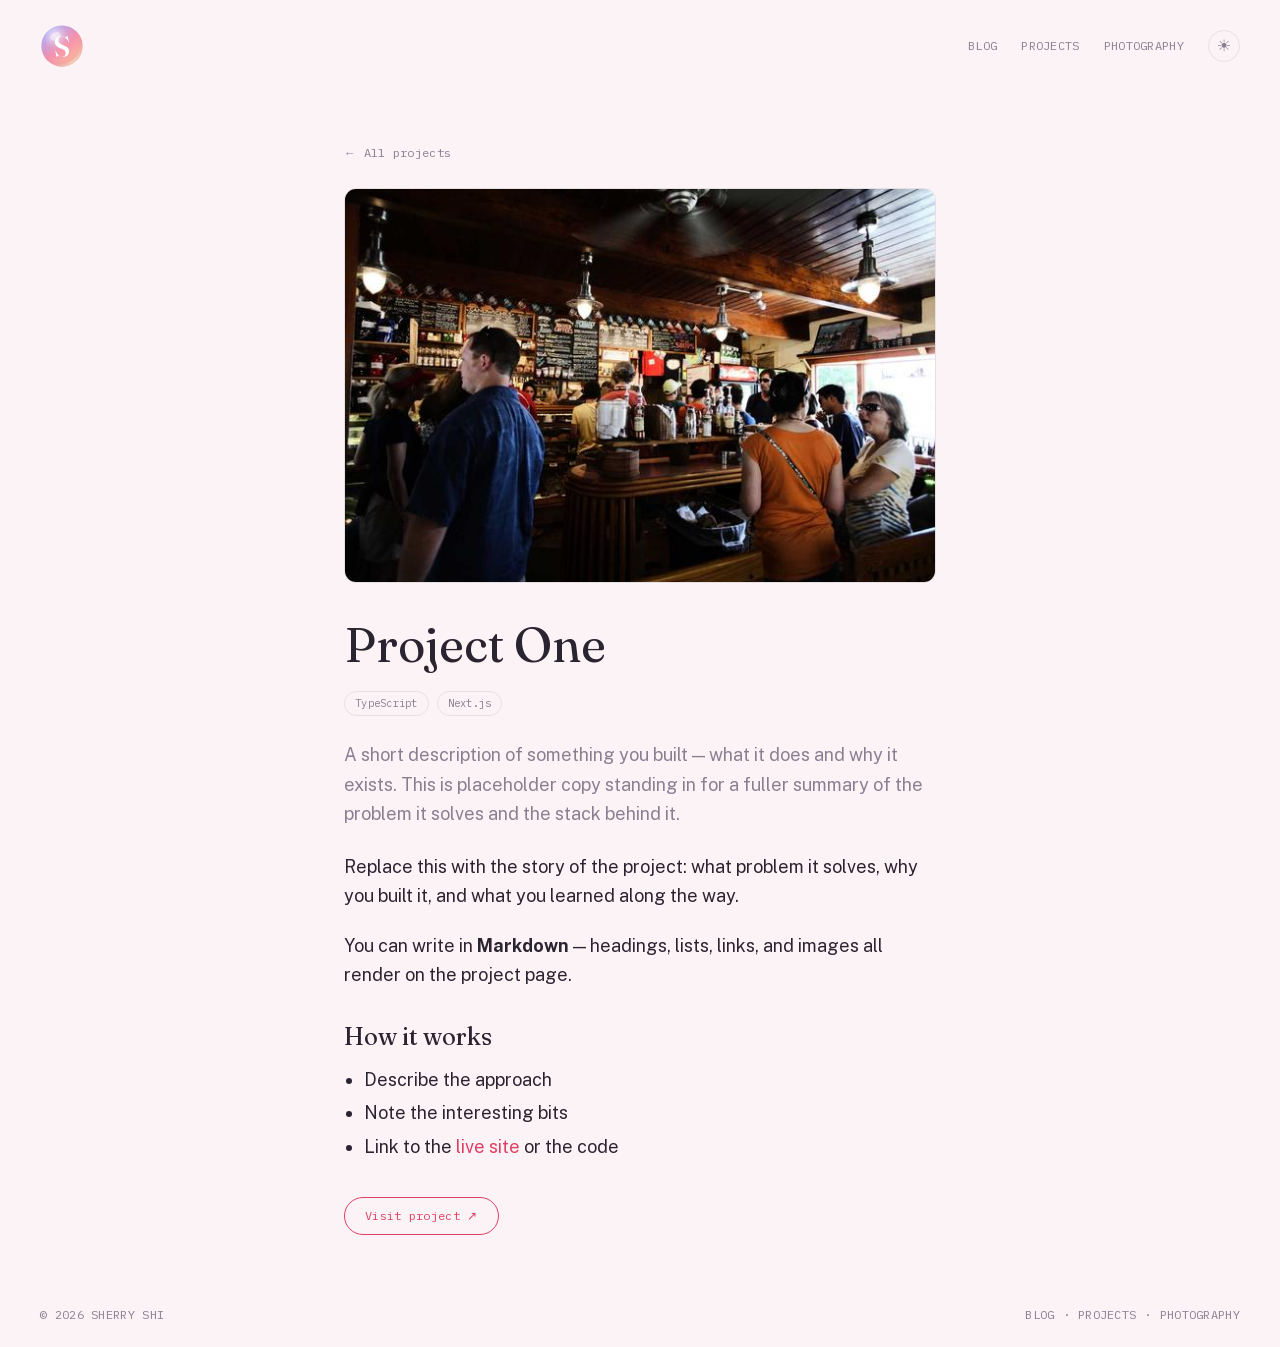
<file: projects/project-one/index.html>
<!DOCTYPE html><html lang="en" class="fraunces_415d15cc-module__v9bq-W__variable public_sans_e592d326-module__JEhSGq__variable ibm_plex_mono_b29ce311-module__B1rYkW__variable h-full antialiased"><head><meta charSet="utf-8"/><meta name="viewport" content="width=device-width, initial-scale=1"/><link rel="preload" href="/_next/static/media/54fc36028e2bb174-s.p.20jfceqj9zyw9.woff2" as="font" crossorigin="" type="font/woff2"/><link rel="preload" href="/_next/static/media/99e609270109b47d-s.p.40sczeszzbjw1.woff2" as="font" crossorigin="" type="font/woff2"/><link rel="preload" href="/_next/static/media/effe91970fc4db64-s.p.0oace-s_gkfks.woff2" as="font" crossorigin="" type="font/woff2"/><link rel="preload" href="/_next/static/media/fa0520225c6f3d07-s.p.33u8lzvd44aqk.woff2" as="font" crossorigin="" type="font/woff2"/><link rel="stylesheet" href="/_next/static/chunks/2ybbbsdgjd5dn.css" data-precedence="next"/><link rel="preload" as="script" fetchPriority="low" href="/_next/static/chunks/3ll07n217cgxf.js"/><script src="/_next/static/chunks/3tqnqxx00iegt.js" async=""></script><script src="/_next/static/chunks/2bcknr5_tllvo.js" async=""></script><script src="/_next/static/chunks/0mr0fnckbkr54.js" async=""></script><script src="/_next/static/chunks/turbopack-25s5fl1msm69b.js" async=""></script><script src="/_next/static/chunks/1v7grgsgn6mi6.js" async=""></script><script src="/_next/static/chunks/14mrh2-p_w84d.js" async=""></script><script src="/_next/static/chunks/1rxuluuku-r3f.js" async=""></script><meta name="next-size-adjust" content=""/><title>Project One</title><meta name="description" content="Personal website: blog, projects, and photography"/><link rel="icon" href="/icon.svg?icon.1ajpkp-hu7c09.svg" sizes="any" type="image/svg+xml"/><script>
(function() {
  try {
    var stored = localStorage.getItem('theme');
    if (stored === 'light' || stored === 'dark') {
      document.documentElement.setAttribute('data-theme', stored);
    }
  } catch (e) {}
})();
</script><script src="/_next/static/chunks/0cz1d0mv5g_q7.js" noModule=""></script></head><body class="flex min-h-full flex-col text-foreground"><div hidden=""><!--$--><!--/$--></div><header class="flex items-center justify-between px-6 py-6 sm:px-10"><a aria-label="Sherry Shi — home" class="inline-flex rounded-full transition-transform duration-200 ease-out hover:scale-105 active:scale-95 motion-reduce:transition-none" href="/"><svg viewBox="0 0 64 64" class="h-9 w-9 sm:h-11 sm:w-11" role="img" aria-label="Sherry Shi — home"><defs><linearGradient id="logo-body" x1="0.13" y1="0.05" x2="0.9" y2="0.98"><stop offset="0" stop-color="#9aa0ff"></stop><stop offset="0.5" stop-color="#f490ac"></stop><stop offset="1" stop-color="#ffc69a"></stop></linearGradient><radialGradient id="logo-round" cx="0.42" cy="0.38" r="0.74"><stop offset="0.65" stop-color="#5a4a7a" stop-opacity="0"></stop><stop offset="1" stop-color="#5a4a7a" stop-opacity="0.17"></stop></radialGradient><radialGradient id="logo-sheen" cx="0.32" cy="0.24" r="0.5"><stop offset="0" stop-color="#ffffff" stop-opacity="0.68"></stop><stop offset="0.6" stop-color="#ffffff" stop-opacity="0.1"></stop><stop offset="1" stop-color="#ffffff" stop-opacity="0"></stop></radialGradient><radialGradient id="logo-rimglow" cx="0.74" cy="0.82" r="0.45"><stop offset="0" stop-color="#fff2e6" stop-opacity="0.45"></stop><stop offset="1" stop-color="#fff2e6" stop-opacity="0"></stop></radialGradient><mask id="logo-rimmask"><rect width="64" height="64" fill="black"></rect><circle cx="32" cy="32" r="30" fill="white"></circle><circle cx="29.8" cy="29.6" r="28.8" fill="black"></circle></mask><filter id="logo-soft"><feGaussianBlur stdDeviation="0.9"></feGaussianBlur></filter></defs><circle cx="32" cy="32" r="30" fill="url(#logo-body)"></circle><circle cx="32" cy="32" r="30" fill="url(#logo-round)"></circle><g transform="translate(19.98,47.5) scale(0.02107,-0.02107)" fill="#ffffff"><path d="M608 -21Q515 -21 456.0 5.5Q397 32 364.0 59.0Q331 86 318 86Q310 86 295.5 69.0Q281 52 263.0 30.0Q245 8 229.0 -8.5Q213 -25 203 -25Q198 -25 191.5 -20.5Q185 -16 184 -8L108 423Q108 430 108.0 433.5Q108 437 111 437Q113 439 116.5 437.0Q120 435 122 431Q205 260 283.5 166.0Q362 72 437.5 35.5Q513 -1 587 -1Q695 -1 759.5 58.0Q824 117 824 231Q824 302 795.0 361.0Q766 420 696.5 470.5Q627 521 507 563Q350 620 255.5 687.5Q161 755 119.0 836.5Q77 918 77 1020Q77 1138 137.0 1228.5Q197 1319 302.5 1369.5Q408 1420 543 1420Q628 1420 682.5 1399.5Q737 1379 769.0 1358.5Q801 1338 816 1338Q829 1338 855.5 1359.5Q882 1381 907.0 1402.5Q932 1424 942 1424Q947 1424 951.0 1421.5Q955 1419 957 1411L1063 982Q1064 976 1064.0 972.5Q1064 969 1061 968Q1059 967 1055.5 969.0Q1052 971 1049 974Q958 1142 878.0 1235.0Q798 1328 720.0 1364.5Q642 1401 560 1401Q455 1401 388.0 1334.0Q321 1267 321 1148Q321 1075 348.5 1014.0Q376 953 442.5 902.5Q509 852 624 810Q789 750 883.5 683.0Q978 616 1018.0 538.0Q1058 460 1058 366Q1058 258 1005.0 170.5Q952 83 851.0 31.0Q750 -21 608 -21Z"></path></g><g mask="url(#logo-rimmask)" filter="url(#logo-soft)"><circle cx="32" cy="32" r="30" fill="url(#logo-rimglow)"></circle></g><circle cx="32" cy="32" r="30" fill="url(#logo-sheen)"></circle><ellipse cx="22.5" cy="18" rx="8.5" ry="5.5" fill="#ffffff" opacity="0.42" transform="rotate(-30 22.5 18)"></ellipse></svg></a><nav class="hidden items-center gap-6 sm:flex"><a class="font-mono text-xs tracking-wide text-muted transition-colors hover:text-foreground" href="/blog/">BLOG</a><a class="font-mono text-xs tracking-wide text-muted transition-colors hover:text-foreground" href="/projects/">PROJECTS</a><a class="font-mono text-xs tracking-wide text-muted transition-colors hover:text-foreground" href="/photography/">PHOTOGRAPHY</a><button aria-label="Toggle light and dark theme" class="flex h-8 w-8 items-center justify-center rounded-full border border-border text-muted transition-colors hover:border-border-strong hover:text-foreground">☀</button></nav><div class="sm:hidden"><button aria-label="Open menu" aria-expanded="false" aria-controls="mobile-menu" class="flex h-9 w-9 items-center justify-center rounded-full border border-border text-foreground transition-colors hover:border-border-strong"><svg width="18" height="18" viewBox="0 0 18 18" fill="none" aria-hidden="true"><path d="M2 5h14M2 9h14M2 13h14" stroke="currentColor" stroke-width="1.5" stroke-linecap="round"></path></svg></button></div></header><main class="flex-1"><article class="mx-auto max-w-2xl px-6 py-12 sm:px-10"><a class="font-mono text-xs tracking-wide text-muted transition-colors hover:text-foreground" href="/projects/"><span aria-hidden="true">←</span> All projects</a><div class="relative mt-6 aspect-[3/2] w-full overflow-hidden rounded-xl border border-border"><img alt="Project One" loading="lazy" decoding="async" data-nimg="fill" class="object-cover" style="position:absolute;height:100%;width:100%;left:0;top:0;right:0;bottom:0;color:transparent" src="/projects/project-01.jpg"/></div><h1 class="mt-8 font-display text-4xl leading-tight sm:text-5xl">Project One</h1><div class="mt-4 flex flex-wrap gap-2"><span class="rounded-full border border-border px-2.5 py-1 font-mono text-[0.65rem] tracking-wide text-muted">TypeScript</span><span class="rounded-full border border-border px-2.5 py-1 font-mono text-[0.65rem] tracking-wide text-muted">Next.js</span></div><p class="mt-6 text-lg leading-relaxed text-muted">A short description of something you built — what it does and why it exists. This is placeholder copy standing in for a fuller summary of the problem it solves and the stack behind it.</p><div class="prose mt-6 max-w-none text-lg leading-relaxed [&amp;_a]:text-accent [&amp;_h2]:mb-3 [&amp;_h2]:mt-8 [&amp;_h2]:font-display [&amp;_h2]:text-2xl [&amp;_li]:mb-1 [&amp;_p]:mb-5 [&amp;_ul]:list-disc [&amp;_ul]:pl-5"><p>Replace this with the story of the project: what problem it solves, why you built it, and what you learned along the way.</p>
<p>You can write in <strong>Markdown</strong> — headings, lists, links, and images all render on the project page.</p>
<h2>How it works</h2>
<ul>
<li>Describe the approach</li>
<li>Note the interesting bits</li>
<li>Link to the <a href="https://example.com">live site</a> or the code</li>
</ul>
</div><a href="https://github.com/" target="_blank" rel="noopener noreferrer" class="mt-8 inline-block rounded-full border border-accent px-5 py-2.5 font-mono text-xs tracking-wide text-accent transition-colors hover:bg-accent hover:text-background">Visit project <span aria-hidden="true">↗</span></a></article><!--$--><!--/$--></main><footer class="mt-auto flex flex-wrap items-center justify-between gap-3 px-6 py-6 font-mono text-xs tracking-wide text-muted sm:px-10"><span>© <!-- -->2026<!-- --> <a class="transition-colors hover:text-foreground" href="/">SHERRY SHI</a></span><nav class="flex items-center gap-2"><a class="transition-colors hover:text-foreground" href="/blog/">BLOG</a><span aria-hidden="true">·</span><a class="transition-colors hover:text-foreground" href="/projects/">PROJECTS</a><span aria-hidden="true">·</span><a class="transition-colors hover:text-foreground" href="/photography/">PHOTOGRAPHY</a></nav></footer><script src="/_next/static/chunks/3ll07n217cgxf.js" id="_R_" async=""></script><script>(self.__next_f=self.__next_f||[]).push([0])</script><script>self.__next_f.push([1,"1:\"$Sreact.fragment\"\n2:I[22016,[\"/_next/static/chunks/1v7grgsgn6mi6.js\",\"/_next/static/chunks/14mrh2-p_w84d.js\",\"/_next/static/chunks/1rxuluuku-r3f.js\"],\"\"]\n10:I[68027,[\"/_next/static/chunks/1v7grgsgn6mi6.js\",\"/_next/static/chunks/14mrh2-p_w84d.js\"],\"default\",1]\n:HL[\"/_next/static/chunks/2ybbbsdgjd5dn.css\",\"style\"]\n:HL[\"/_next/static/media/54fc36028e2bb174-s.p.20jfceqj9zyw9.woff2\",\"font\",{\"crossOrigin\":\"\",\"type\":\"font/woff2\"}]\n:HL[\"/_next/static/media/99e609270109b47d-s.p.40sczeszzbjw1.woff2\",\"font\",{\"crossOrigin\":\"\",\"type\":\"font/woff2\"}]\n:HL[\"/_next/static/media/effe91970fc4db64-s.p.0oace-s_gkfks.woff2\",\"font\",{\"crossOrigin\":\"\",\"type\":\"font/woff2\"}]\n:HL[\"/_next/static/media/fa0520225c6f3d07-s.p.33u8lzvd44aqk.woff2\",\"font\",{\"crossOrigin\":\"\",\"type\":\"font/woff2\"}]\n3:T405,M608 -21Q515 -21 456.0 5.5Q397 32 364.0 59.0Q331 86 318 86Q310 86 295.5 69.0Q281 52 263.0 30.0Q245 8 229.0 -8.5Q213 -25 203 -25Q198 -25 191.5 -20.5Q185 -16 184 -8L108 423Q108 430 108.0 433.5Q108 437 111 437Q113 439 116.5 437.0Q120 435 122 431Q205 260 283.5 166.0Q362 72 437.5 35.5Q513 -1 587 -1Q695 -1 759.5 58.0Q824 117 824 231Q824 302 795.0 361.0Q766 420 696.5 470.5Q627 521 507 563Q350 620 255.5 687.5Q161 755 119.0 836.5Q77 918 77 1020Q77 1138 137.0 1228.5Q197 1319 302.5 1369.5Q408 1420 543 1420Q628 1420 682.5 1399.5Q737 1379 769.0 1358.5Q801 1338 816 1338Q829 1338 855.5 1359.5Q882 1381 907.0 1402.5Q932 1424 942 1424Q947 1424 951.0 1421.5Q955 1419 957 1411L1063 982Q1064 976 1064.0 972.5Q1064 969 1061 968Q1059 967 1055.5 969.0Q1052 971 1049 974Q958 1142 878.0 1235.0Q798 1328 720.0 1364.5Q642 1401 560 1401Q455 1401 388.0 1334.0Q321 1267 321 1148Q321 1075 348.5 1014.0Q376 953 442.5 902.5Q509 852 624 810Q789 750 883.5 683.0Q978 616 1018.0 538.0Q1058 460 1058 366Q1058 258 1005.0 170.5Q952 83 851.0 31.0Q750 -21 608 -21Z"])</script><script>self.__next_f.push([1,"0:{\"P\":null,\"c\":[\"\",\"projects\",\"project-one\",\"\"],\"q\":\"\",\"i\":false,\"f\":[[[\"\",{\"children\":[\"projects\",{\"children\":[[\"slug\",\"project-one\",\"d\",null],{\"children\":[\"__PAGE__\",{}]}]}]},\"$undefined\",\"$undefined\",16],[[\"$\",\"$1\",\"c\",{\"children\":[[[\"$\",\"link\",\"0\",{\"rel\":\"stylesheet\",\"href\":\"/_next/static/chunks/2ybbbsdgjd5dn.css\",\"precedence\":\"next\",\"crossOrigin\":\"$undefined\",\"nonce\":\"$undefined\"}],[\"$\",\"script\",\"script-0\",{\"src\":\"/_next/static/chunks/1v7grgsgn6mi6.js\",\"async\":true,\"nonce\":\"$undefined\"}],[\"$\",\"script\",\"script-1\",{\"src\":\"/_next/static/chunks/14mrh2-p_w84d.js\",\"async\":true,\"nonce\":\"$undefined\"}]],[\"$\",\"html\",null,{\"lang\":\"en\",\"suppressHydrationWarning\":true,\"className\":\"fraunces_415d15cc-module__v9bq-W__variable public_sans_e592d326-module__JEhSGq__variable ibm_plex_mono_b29ce311-module__B1rYkW__variable h-full antialiased\",\"children\":[[\"$\",\"head\",null,{\"children\":[\"$\",\"script\",null,{\"dangerouslySetInnerHTML\":{\"__html\":\"\\n(function() {\\n  try {\\n    var stored = localStorage.getItem('theme');\\n    if (stored === 'light' || stored === 'dark') {\\n      document.documentElement.setAttribute('data-theme', stored);\\n    }\\n  } catch (e) {}\\n})();\\n\"}}]}],[\"$\",\"body\",null,{\"className\":\"flex min-h-full flex-col text-foreground\",\"children\":[[\"$\",\"header\",null,{\"className\":\"flex items-center justify-between px-6 py-6 sm:px-10\",\"children\":[[\"$\",\"$L2\",null,{\"href\":\"/\",\"aria-label\":\"Sherry Shi — home\",\"className\":\"inline-flex rounded-full transition-transform duration-200 ease-out hover:scale-105 active:scale-95 motion-reduce:transition-none\",\"children\":[\"$\",\"svg\",null,{\"viewBox\":\"0 0 64 64\",\"className\":\"h-9 w-9 sm:h-11 sm:w-11\",\"role\":\"img\",\"aria-label\":\"Sherry Shi — home\",\"children\":[[\"$\",\"defs\",null,{\"children\":[[\"$\",\"linearGradient\",null,{\"id\":\"logo-body\",\"x1\":\"0.13\",\"y1\":\"0.05\",\"x2\":\"0.9\",\"y2\":\"0.98\",\"children\":[[\"$\",\"stop\",null,{\"offset\":\"0\",\"stopColor\":\"#9aa0ff\"}],[\"$\",\"stop\",null,{\"offset\":\"0.5\",\"stopColor\":\"#f490ac\"}],[\"$\",\"stop\",null,{\"offset\":\"1\",\"stopColor\":\"#ffc69a\"}]]}],[\"$\",\"radialGradient\",null,{\"id\":\"logo-round\",\"cx\":\"0.42\",\"cy\":\"0.38\",\"r\":\"0.74\",\"children\":[[\"$\",\"stop\",null,{\"offset\":\"0.65\",\"stopColor\":\"#5a4a7a\",\"stopOpacity\":\"0\"}],[\"$\",\"stop\",null,{\"offset\":\"1\",\"stopColor\":\"#5a4a7a\",\"stopOpacity\":\"0.17\"}]]}],[\"$\",\"radialGradient\",null,{\"id\":\"logo-sheen\",\"cx\":\"0.32\",\"cy\":\"0.24\",\"r\":\"0.5\",\"children\":[[\"$\",\"stop\",null,{\"offset\":\"0\",\"stopColor\":\"#ffffff\",\"stopOpacity\":\"0.68\"}],[\"$\",\"stop\",null,{\"offset\":\"0.6\",\"stopColor\":\"#ffffff\",\"stopOpacity\":\"0.1\"}],[\"$\",\"stop\",null,{\"offset\":\"1\",\"stopColor\":\"#ffffff\",\"stopOpacity\":\"0\"}]]}],[\"$\",\"radialGradient\",null,{\"id\":\"logo-rimglow\",\"cx\":\"0.74\",\"cy\":\"0.82\",\"r\":\"0.45\",\"children\":[[\"$\",\"stop\",null,{\"offset\":\"0\",\"stopColor\":\"#fff2e6\",\"stopOpacity\":\"0.45\"}],[\"$\",\"stop\",null,{\"offset\":\"1\",\"stopColor\":\"#fff2e6\",\"stopOpacity\":\"0\"}]]}],[\"$\",\"mask\",null,{\"id\":\"logo-rimmask\",\"children\":[[\"$\",\"rect\",null,{\"width\":\"64\",\"height\":\"64\",\"fill\":\"black\"}],[\"$\",\"circle\",null,{\"cx\":\"32\",\"cy\":\"32\",\"r\":\"30\",\"fill\":\"white\"}],[\"$\",\"circle\",null,{\"cx\":\"29.8\",\"cy\":\"29.6\",\"r\":\"28.8\",\"fill\":\"black\"}]]}],[\"$\",\"filter\",null,{\"id\":\"logo-soft\",\"children\":[\"$\",\"feGaussianBlur\",null,{\"stdDeviation\":\"0.9\"}]}]]}],[\"$\",\"circle\",null,{\"cx\":\"32\",\"cy\":\"32\",\"r\":\"30\",\"fill\":\"url(#logo-body)\"}],[\"$\",\"circle\",null,{\"cx\":\"32\",\"cy\":\"32\",\"r\":\"30\",\"fill\":\"url(#logo-round)\"}],[\"$\",\"g\",null,{\"transform\":\"translate(19.98,47.5) scale(0.02107,-0.02107)\",\"fill\":\"#ffffff\",\"children\":[\"$\",\"path\",null,{\"d\":\"$3\"}]}],\"$L4\",\"$L5\",\"$L6\"]}]}],\"$L7\",\"$L8\"]}],\"$L9\",\"$La\"]}]]}]]}],{\"children\":[\"$Lb\",{\"children\":[\"$Lc\",{\"children\":[\"$Ld\",{},null,false,null]},null,false,\"$@e\"]},null,false,\"$@e\"]},null,false,null],\"$Lf\",false]],\"m\":\"$undefined\",\"G\":[\"$10\",[\"$L11\"]],\"S\":true,\"h\":null,\"s\":\"$undefined\",\"l\":\"$undefined\",\"p\":\"$undefined\",\"d\":\"$undefined\",\"b\":\"XbUdUmmjxQ2gfIAyJ9Rnu\"}\n"])</script><script>self.__next_f.push([1,"12:I[94013,[\"/_next/static/chunks/1v7grgsgn6mi6.js\",\"/_next/static/chunks/14mrh2-p_w84d.js\"],\"ThemeToggle\"]\n13:I[92553,[\"/_next/static/chunks/1v7grgsgn6mi6.js\",\"/_next/static/chunks/14mrh2-p_w84d.js\"],\"MobileNav\"]\n14:I[39756,[\"/_next/static/chunks/1v7grgsgn6mi6.js\",\"/_next/static/chunks/14mrh2-p_w84d.js\"],\"default\"]\n15:I[37457,[\"/_next/static/chunks/1v7grgsgn6mi6.js\",\"/_next/static/chunks/14mrh2-p_w84d.js\"],\"default\"]\n17:I[97367,[\"/_next/static/chunks/1v7grgsgn6mi6.js\",\"/_next/static/chunks/14mrh2-p_w84d.js\"],\"OutletBoundary\"]\n18:\"$Sreact.suspense\"\n1b:I[97367,[\"/_next/static/chunks/1v7grgsgn6mi6.js\",\"/_next/static/chunks/14mrh2-p_w84d.js\"],\"ViewportBoundary\"]\n1d:I[97367,[\"/_next/static/chunks/1v7grgsgn6mi6.js\",\"/_next/static/chunks/14mrh2-p_w84d.js\"],\"MetadataBoundary\"]\n4:[\"$\",\"g\",null,{\"mask\":\"url(#logo-rimmask)\",\"filter\":\"url(#logo-soft)\",\"children\":[\"$\",\"circle\",null,{\"cx\":\"32\",\"cy\":\"32\",\"r\":\"30\",\"fill\":\"url(#logo-rimglow)\"}]}]\n5:[\"$\",\"circle\",null,{\"cx\":\"32\",\"cy\":\"32\",\"r\":\"30\",\"fill\":\"url(#logo-sheen)\"}]\n6:[\"$\",\"ellipse\",null,{\"cx\":\"22.5\",\"cy\":\"18\",\"rx\":\"8.5\",\"ry\":\"5.5\",\"fill\":\"#ffffff\",\"opacity\":\"0.42\",\"transform\":\"rotate(-30 22.5 18)\"}]\n7:[\"$\",\"nav\",null,{\"className\":\"hidden items-center gap-6 sm:flex\",\"children\":[[\"$\",\"$L2\",null,{\"href\":\"/blog\",\"className\":\"font-mono text-xs tracking-wide text-muted transition-colors hover:text-foreground\",\"children\":\"BLOG\"}],[\"$\",\"$L2\",null,{\"href\":\"/projects\",\"className\":\"font-mono text-xs tracking-wide text-muted transition-colors hover:text-foreground\",\"children\":\"PROJECTS\"}],[\"$\",\"$L2\",null,{\"href\":\"/photography\",\"className\":\"font-mono text-xs tracking-wide text-muted transition-colors hover:text-foreground\",\"children\":\"PHOTOGRAPHY\"}],[\"$\",\"$L12\",null,{}]]}]\n8:[\"$\",\"$L13\",null,{}]\n"])</script><script>self.__next_f.push([1,"9:[\"$\",\"main\",null,{\"className\":\"flex-1\",\"children\":[\"$\",\"$L14\",null,{\"parallelRouterKey\":\"children\",\"error\":\"$undefined\",\"errorStyles\":\"$undefined\",\"errorScripts\":\"$undefined\",\"template\":[\"$\",\"$L15\",null,{}],\"templateStyles\":\"$undefined\",\"templateScripts\":\"$undefined\",\"notFound\":[[[\"$\",\"title\",null,{\"children\":\"404: This page could not be found.\"}],[\"$\",\"div\",null,{\"style\":{\"fontFamily\":\"system-ui,\\\"Segoe UI\\\",Roboto,Helvetica,Arial,sans-serif,\\\"Apple Color Emoji\\\",\\\"Segoe UI Emoji\\\"\",\"height\":\"100vh\",\"textAlign\":\"center\",\"display\":\"flex\",\"flexDirection\":\"column\",\"alignItems\":\"center\",\"justifyContent\":\"center\"},\"children\":[\"$\",\"div\",null,{\"children\":[[\"$\",\"style\",null,{\"dangerouslySetInnerHTML\":{\"__html\":\"body{color:#000;background:#fff;margin:0}.next-error-h1{border-right:1px solid rgba(0,0,0,.3)}@media (prefers-color-scheme:dark){body{color:#fff;background:#000}.next-error-h1{border-right:1px solid rgba(255,255,255,.3)}}\"}}],[\"$\",\"h1\",null,{\"className\":\"next-error-h1\",\"style\":{\"display\":\"inline-block\",\"margin\":\"0 20px 0 0\",\"padding\":\"0 23px 0 0\",\"fontSize\":24,\"fontWeight\":500,\"verticalAlign\":\"top\",\"lineHeight\":\"49px\"},\"children\":404}],[\"$\",\"div\",null,{\"style\":{\"display\":\"inline-block\"},\"children\":[\"$\",\"h2\",null,{\"style\":{\"fontSize\":14,\"fontWeight\":400,\"lineHeight\":\"49px\",\"margin\":0},\"children\":\"This page could not be found.\"}]}]]}]}]],[]],\"forbidden\":\"$undefined\",\"unauthorized\":\"$undefined\"}]}]\n"])</script><script>self.__next_f.push([1,"a:[\"$\",\"footer\",null,{\"className\":\"mt-auto flex flex-wrap items-center justify-between gap-3 px-6 py-6 font-mono text-xs tracking-wide text-muted sm:px-10\",\"children\":[[\"$\",\"span\",null,{\"children\":[\"© \",2026,\" \",[\"$\",\"$L2\",null,{\"href\":\"/\",\"className\":\"transition-colors hover:text-foreground\",\"children\":\"SHERRY SHI\"}]]}],[\"$\",\"nav\",null,{\"className\":\"flex items-center gap-2\",\"children\":[[\"$\",\"$L2\",null,{\"href\":\"/blog\",\"className\":\"transition-colors hover:text-foreground\",\"children\":\"BLOG\"}],[\"$\",\"span\",null,{\"aria-hidden\":\"true\",\"children\":\"·\"}],[\"$\",\"$L2\",null,{\"href\":\"/projects\",\"className\":\"transition-colors hover:text-foreground\",\"children\":\"PROJECTS\"}],[\"$\",\"span\",null,{\"aria-hidden\":\"true\",\"children\":\"·\"}],[\"$\",\"$L2\",null,{\"href\":\"/photography\",\"className\":\"transition-colors hover:text-foreground\",\"children\":\"PHOTOGRAPHY\"}]]}]]}]\nb:[\"$\",\"$1\",\"c\",{\"children\":[null,[\"$\",\"$L14\",null,{\"parallelRouterKey\":\"children\",\"error\":\"$undefined\",\"errorStyles\":\"$undefined\",\"errorScripts\":\"$undefined\",\"template\":[\"$\",\"$L15\",null,{}],\"templateStyles\":\"$undefined\",\"templateScripts\":\"$undefined\",\"notFound\":\"$undefined\",\"forbidden\":\"$undefined\",\"unauthorized\":\"$undefined\"}]]}]\nc:[\"$\",\"$1\",\"c\",{\"children\":[null,[\"$\",\"$L14\",null,{\"parallelRouterKey\":\"children\",\"error\":\"$undefined\",\"errorStyles\":\"$undefined\",\"errorScripts\":\"$undefined\",\"template\":[\"$\",\"$L15\",null,{}],\"templateStyles\":\"$undefined\",\"templateScripts\":\"$undefined\",\"notFound\":\"$undefined\",\"forbidden\":\"$undefined\",\"unauthorized\":\"$undefined\"}]]}]\nd:[\"$\",\"$1\",\"c\",{\"children\":[\"$L16\",[[\"$\",\"script\",\"script-0\",{\"src\":\"/_next/static/chunks/1rxuluuku-r3f.js\",\"async\":true,\"nonce\":\"$undefined\"}]],[\"$\",\"$L17\",null,{\"children\":[\"$\",\"$18\",null,{\"name\":\"Next.MetadataOutlet\",\"children\":\"$@19\"}]}]]}]\n1a:[]\ne:\"$W1a\"\nf:[\"$\",\"$1\",\"h\",{\"children\":[null,[\"$\",\"$L1b\",null,{\"children\":\"$L1c\"}],[\"$\",\"div\",null,{\"hidden\":true,\"children\":[\"$\",\"$L1d\",null,{\"children\":[\"$\",\"$18\",null,{\"name\":\"Next.Metadata\",\"children\":\"$L1e\"}]}]}],[\"$\",\"meta\",null,{\"name\":\"next-size-adjust\",\"content\":\"\"}]]}]\n11:[\"$\",\"link\",\"0\",{\"rel\":\"stylesheet\",\"href\":\"/_next/static/chunks/2ybbbsdgjd5dn.css\",\"precedence\":\"next\",\"crossOrigin\":\"$undefined\",\"nonce\":\"$undefined\"}]\n"])</script><script>self.__next_f.push([1,"1f:I[5500,[\"/_next/static/chunks/1v7grgsgn6mi6.js\",\"/_next/static/chunks/14mrh2-p_w84d.js\",\"/_next/static/chunks/1rxuluuku-r3f.js\"],\"Image\"]\n"])</script><script>self.__next_f.push([1,"16:[\"$\",\"article\",null,{\"className\":\"mx-auto max-w-2xl px-6 py-12 sm:px-10\",\"children\":[[\"$\",\"$L2\",null,{\"href\":\"/projects\",\"className\":\"font-mono text-xs tracking-wide text-muted transition-colors hover:text-foreground\",\"children\":[[\"$\",\"span\",null,{\"aria-hidden\":\"true\",\"children\":\"←\"}],\" All projects\"]}],[\"$\",\"div\",null,{\"className\":\"relative mt-6 aspect-[3/2] w-full overflow-hidden rounded-xl border border-border\",\"children\":[\"$\",\"$L1f\",null,{\"src\":\"/projects/project-01.jpg\",\"alt\":\"Project One\",\"fill\":true,\"sizes\":\"(max-width: 768px) 100vw, 42rem\",\"className\":\"object-cover\"}]}],[\"$\",\"h1\",null,{\"className\":\"mt-8 font-display text-4xl leading-tight sm:text-5xl\",\"children\":\"Project One\"}],[\"$\",\"div\",null,{\"className\":\"mt-4 flex flex-wrap gap-2\",\"children\":[[\"$\",\"span\",\"TypeScript\",{\"className\":\"rounded-full border border-border px-2.5 py-1 font-mono text-[0.65rem] tracking-wide text-muted\",\"children\":\"TypeScript\"}],[\"$\",\"span\",\"Next.js\",{\"className\":\"rounded-full border border-border px-2.5 py-1 font-mono text-[0.65rem] tracking-wide text-muted\",\"children\":\"Next.js\"}]]}],[\"$\",\"p\",null,{\"className\":\"mt-6 text-lg leading-relaxed text-muted\",\"children\":\"A short description of something you built — what it does and why it exists. This is placeholder copy standing in for a fuller summary of the problem it solves and the stack behind it.\"}],[\"$\",\"div\",null,{\"className\":\"prose mt-6 max-w-none text-lg leading-relaxed [\u0026_a]:text-accent [\u0026_h2]:mb-3 [\u0026_h2]:mt-8 [\u0026_h2]:font-display [\u0026_h2]:text-2xl [\u0026_li]:mb-1 [\u0026_p]:mb-5 [\u0026_ul]:list-disc [\u0026_ul]:pl-5\",\"dangerouslySetInnerHTML\":{\"__html\":\"\u003cp\u003eReplace this with the story of the project: what problem it solves, why you built it, and what you learned along the way.\u003c/p\u003e\\n\u003cp\u003eYou can write in \u003cstrong\u003eMarkdown\u003c/strong\u003e — headings, lists, links, and images all render on the project page.\u003c/p\u003e\\n\u003ch2\u003eHow it works\u003c/h2\u003e\\n\u003cul\u003e\\n\u003cli\u003eDescribe the approach\u003c/li\u003e\\n\u003cli\u003eNote the interesting bits\u003c/li\u003e\\n\u003cli\u003eLink to the \u003ca href=\\\"https://example.com\\\"\u003elive site\u003c/a\u003e or the code\u003c/li\u003e\\n\u003c/ul\u003e\\n\"}}],[\"$\",\"a\",null,{\"href\":\"https://github.com/\",\"target\":\"_blank\",\"rel\":\"noopener noreferrer\",\"className\":\"mt-8 inline-block rounded-full border border-accent px-5 py-2.5 font-mono text-xs tracking-wide text-accent transition-colors hover:bg-accent hover:text-background\",\"children\":[\"Visit project \",[\"$\",\"span\",null,{\"aria-hidden\":\"true\",\"children\":\"↗\"}]]}]]}]\n"])</script><script>self.__next_f.push([1,"1c:[[\"$\",\"meta\",\"0\",{\"charSet\":\"utf-8\"}],[\"$\",\"meta\",\"1\",{\"name\":\"viewport\",\"content\":\"width=device-width, initial-scale=1\"}]]\n"])</script><script>self.__next_f.push([1,"20:I[27201,[\"/_next/static/chunks/1v7grgsgn6mi6.js\",\"/_next/static/chunks/14mrh2-p_w84d.js\"],\"IconMark\"]\n19:null\n1e:[[\"$\",\"title\",\"0\",{\"children\":\"Project One\"}],[\"$\",\"meta\",\"1\",{\"name\":\"description\",\"content\":\"Personal website: blog, projects, and photography\"}],[\"$\",\"link\",\"2\",{\"rel\":\"icon\",\"href\":\"/icon.svg?icon.1ajpkp-hu7c09.svg\",\"sizes\":\"any\",\"type\":\"image/svg+xml\"}],[\"$\",\"$L20\",\"3\",{}]]\n"])</script></body></html>
</file>
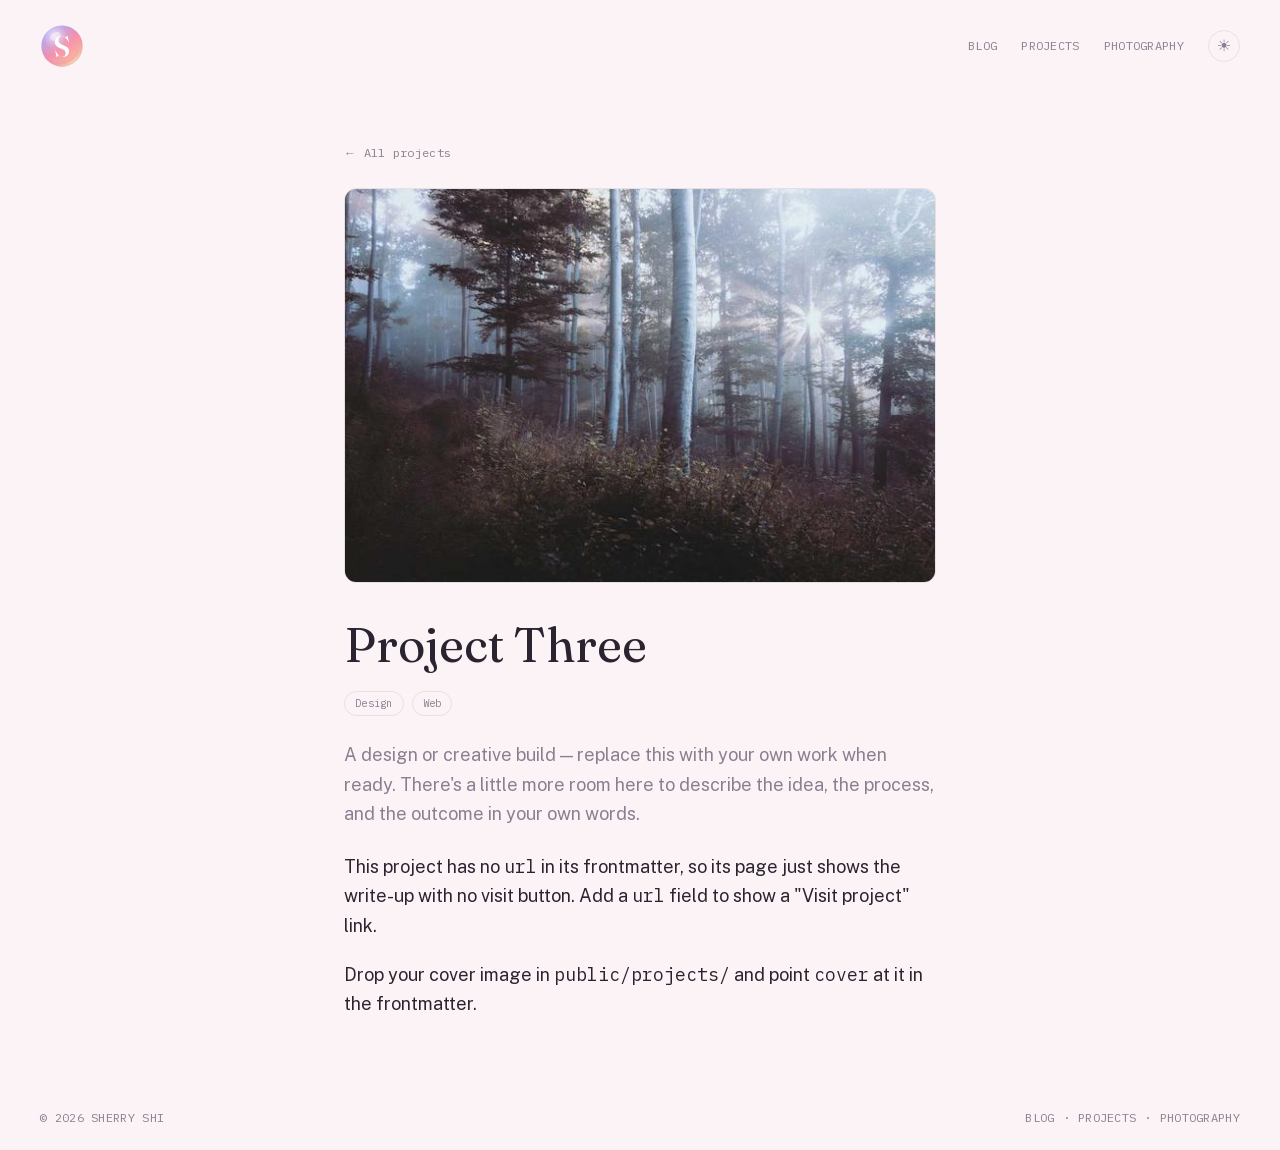
<file: projects/project-three/index.html>
<!DOCTYPE html><html lang="en" class="fraunces_415d15cc-module__v9bq-W__variable public_sans_e592d326-module__JEhSGq__variable ibm_plex_mono_b29ce311-module__B1rYkW__variable h-full antialiased"><head><meta charSet="utf-8"/><meta name="viewport" content="width=device-width, initial-scale=1"/><link rel="preload" href="/_next/static/media/54fc36028e2bb174-s.p.20jfceqj9zyw9.woff2" as="font" crossorigin="" type="font/woff2"/><link rel="preload" href="/_next/static/media/99e609270109b47d-s.p.40sczeszzbjw1.woff2" as="font" crossorigin="" type="font/woff2"/><link rel="preload" href="/_next/static/media/effe91970fc4db64-s.p.0oace-s_gkfks.woff2" as="font" crossorigin="" type="font/woff2"/><link rel="preload" href="/_next/static/media/fa0520225c6f3d07-s.p.33u8lzvd44aqk.woff2" as="font" crossorigin="" type="font/woff2"/><link rel="stylesheet" href="/_next/static/chunks/2ybbbsdgjd5dn.css" data-precedence="next"/><link rel="preload" as="script" fetchPriority="low" href="/_next/static/chunks/3ll07n217cgxf.js"/><script src="/_next/static/chunks/3tqnqxx00iegt.js" async=""></script><script src="/_next/static/chunks/2bcknr5_tllvo.js" async=""></script><script src="/_next/static/chunks/0mr0fnckbkr54.js" async=""></script><script src="/_next/static/chunks/turbopack-25s5fl1msm69b.js" async=""></script><script src="/_next/static/chunks/1v7grgsgn6mi6.js" async=""></script><script src="/_next/static/chunks/14mrh2-p_w84d.js" async=""></script><script src="/_next/static/chunks/1rxuluuku-r3f.js" async=""></script><meta name="next-size-adjust" content=""/><title>Project Three</title><meta name="description" content="Personal website: blog, projects, and photography"/><link rel="icon" href="/icon.svg?icon.1ajpkp-hu7c09.svg" sizes="any" type="image/svg+xml"/><script>
(function() {
  try {
    var stored = localStorage.getItem('theme');
    if (stored === 'light' || stored === 'dark') {
      document.documentElement.setAttribute('data-theme', stored);
    }
  } catch (e) {}
})();
</script><script src="/_next/static/chunks/0cz1d0mv5g_q7.js" noModule=""></script></head><body class="flex min-h-full flex-col text-foreground"><div hidden=""><!--$--><!--/$--></div><header class="flex items-center justify-between px-6 py-6 sm:px-10"><a aria-label="Sherry Shi — home" class="inline-flex rounded-full transition-transform duration-200 ease-out hover:scale-105 active:scale-95 motion-reduce:transition-none" href="/"><svg viewBox="0 0 64 64" class="h-9 w-9 sm:h-11 sm:w-11" role="img" aria-label="Sherry Shi — home"><defs><linearGradient id="logo-body" x1="0.13" y1="0.05" x2="0.9" y2="0.98"><stop offset="0" stop-color="#9aa0ff"></stop><stop offset="0.5" stop-color="#f490ac"></stop><stop offset="1" stop-color="#ffc69a"></stop></linearGradient><radialGradient id="logo-round" cx="0.42" cy="0.38" r="0.74"><stop offset="0.65" stop-color="#5a4a7a" stop-opacity="0"></stop><stop offset="1" stop-color="#5a4a7a" stop-opacity="0.17"></stop></radialGradient><radialGradient id="logo-sheen" cx="0.32" cy="0.24" r="0.5"><stop offset="0" stop-color="#ffffff" stop-opacity="0.68"></stop><stop offset="0.6" stop-color="#ffffff" stop-opacity="0.1"></stop><stop offset="1" stop-color="#ffffff" stop-opacity="0"></stop></radialGradient><radialGradient id="logo-rimglow" cx="0.74" cy="0.82" r="0.45"><stop offset="0" stop-color="#fff2e6" stop-opacity="0.45"></stop><stop offset="1" stop-color="#fff2e6" stop-opacity="0"></stop></radialGradient><mask id="logo-rimmask"><rect width="64" height="64" fill="black"></rect><circle cx="32" cy="32" r="30" fill="white"></circle><circle cx="29.8" cy="29.6" r="28.8" fill="black"></circle></mask><filter id="logo-soft"><feGaussianBlur stdDeviation="0.9"></feGaussianBlur></filter></defs><circle cx="32" cy="32" r="30" fill="url(#logo-body)"></circle><circle cx="32" cy="32" r="30" fill="url(#logo-round)"></circle><g transform="translate(19.98,47.5) scale(0.02107,-0.02107)" fill="#ffffff"><path d="M608 -21Q515 -21 456.0 5.5Q397 32 364.0 59.0Q331 86 318 86Q310 86 295.5 69.0Q281 52 263.0 30.0Q245 8 229.0 -8.5Q213 -25 203 -25Q198 -25 191.5 -20.5Q185 -16 184 -8L108 423Q108 430 108.0 433.5Q108 437 111 437Q113 439 116.5 437.0Q120 435 122 431Q205 260 283.5 166.0Q362 72 437.5 35.5Q513 -1 587 -1Q695 -1 759.5 58.0Q824 117 824 231Q824 302 795.0 361.0Q766 420 696.5 470.5Q627 521 507 563Q350 620 255.5 687.5Q161 755 119.0 836.5Q77 918 77 1020Q77 1138 137.0 1228.5Q197 1319 302.5 1369.5Q408 1420 543 1420Q628 1420 682.5 1399.5Q737 1379 769.0 1358.5Q801 1338 816 1338Q829 1338 855.5 1359.5Q882 1381 907.0 1402.5Q932 1424 942 1424Q947 1424 951.0 1421.5Q955 1419 957 1411L1063 982Q1064 976 1064.0 972.5Q1064 969 1061 968Q1059 967 1055.5 969.0Q1052 971 1049 974Q958 1142 878.0 1235.0Q798 1328 720.0 1364.5Q642 1401 560 1401Q455 1401 388.0 1334.0Q321 1267 321 1148Q321 1075 348.5 1014.0Q376 953 442.5 902.5Q509 852 624 810Q789 750 883.5 683.0Q978 616 1018.0 538.0Q1058 460 1058 366Q1058 258 1005.0 170.5Q952 83 851.0 31.0Q750 -21 608 -21Z"></path></g><g mask="url(#logo-rimmask)" filter="url(#logo-soft)"><circle cx="32" cy="32" r="30" fill="url(#logo-rimglow)"></circle></g><circle cx="32" cy="32" r="30" fill="url(#logo-sheen)"></circle><ellipse cx="22.5" cy="18" rx="8.5" ry="5.5" fill="#ffffff" opacity="0.42" transform="rotate(-30 22.5 18)"></ellipse></svg></a><nav class="hidden items-center gap-6 sm:flex"><a class="font-mono text-xs tracking-wide text-muted transition-colors hover:text-foreground" href="/blog/">BLOG</a><a class="font-mono text-xs tracking-wide text-muted transition-colors hover:text-foreground" href="/projects/">PROJECTS</a><a class="font-mono text-xs tracking-wide text-muted transition-colors hover:text-foreground" href="/photography/">PHOTOGRAPHY</a><button aria-label="Toggle light and dark theme" class="flex h-8 w-8 items-center justify-center rounded-full border border-border text-muted transition-colors hover:border-border-strong hover:text-foreground">☀</button></nav><div class="sm:hidden"><button aria-label="Open menu" aria-expanded="false" aria-controls="mobile-menu" class="flex h-9 w-9 items-center justify-center rounded-full border border-border text-foreground transition-colors hover:border-border-strong"><svg width="18" height="18" viewBox="0 0 18 18" fill="none" aria-hidden="true"><path d="M2 5h14M2 9h14M2 13h14" stroke="currentColor" stroke-width="1.5" stroke-linecap="round"></path></svg></button></div></header><main class="flex-1"><article class="mx-auto max-w-2xl px-6 py-12 sm:px-10"><a class="font-mono text-xs tracking-wide text-muted transition-colors hover:text-foreground" href="/projects/"><span aria-hidden="true">←</span> All projects</a><div class="relative mt-6 aspect-[3/2] w-full overflow-hidden rounded-xl border border-border"><img alt="Project Three" loading="lazy" decoding="async" data-nimg="fill" class="object-cover" style="position:absolute;height:100%;width:100%;left:0;top:0;right:0;bottom:0;color:transparent" src="/projects/project-03.jpg"/></div><h1 class="mt-8 font-display text-4xl leading-tight sm:text-5xl">Project Three</h1><div class="mt-4 flex flex-wrap gap-2"><span class="rounded-full border border-border px-2.5 py-1 font-mono text-[0.65rem] tracking-wide text-muted">Design</span><span class="rounded-full border border-border px-2.5 py-1 font-mono text-[0.65rem] tracking-wide text-muted">Web</span></div><p class="mt-6 text-lg leading-relaxed text-muted">A design or creative build — replace this with your own work when ready. There&#x27;s a little more room here to describe the idea, the process, and the outcome in your own words.</p><div class="prose mt-6 max-w-none text-lg leading-relaxed [&amp;_a]:text-accent [&amp;_h2]:mb-3 [&amp;_h2]:mt-8 [&amp;_h2]:font-display [&amp;_h2]:text-2xl [&amp;_li]:mb-1 [&amp;_p]:mb-5 [&amp;_ul]:list-disc [&amp;_ul]:pl-5"><p>This project has no <code>url</code> in its frontmatter, so its page just shows the write-up with no visit button. Add a <code>url</code> field to show a "Visit project" link.</p>
<p>Drop your cover image in <code>public/projects/</code> and point <code>cover</code> at it in the frontmatter.</p>
</div></article><!--$--><!--/$--></main><footer class="mt-auto flex flex-wrap items-center justify-between gap-3 px-6 py-6 font-mono text-xs tracking-wide text-muted sm:px-10"><span>© <!-- -->2026<!-- --> <a class="transition-colors hover:text-foreground" href="/">SHERRY SHI</a></span><nav class="flex items-center gap-2"><a class="transition-colors hover:text-foreground" href="/blog/">BLOG</a><span aria-hidden="true">·</span><a class="transition-colors hover:text-foreground" href="/projects/">PROJECTS</a><span aria-hidden="true">·</span><a class="transition-colors hover:text-foreground" href="/photography/">PHOTOGRAPHY</a></nav></footer><script src="/_next/static/chunks/3ll07n217cgxf.js" id="_R_" async=""></script><script>(self.__next_f=self.__next_f||[]).push([0])</script><script>self.__next_f.push([1,"1:\"$Sreact.fragment\"\n2:I[22016,[\"/_next/static/chunks/1v7grgsgn6mi6.js\",\"/_next/static/chunks/14mrh2-p_w84d.js\",\"/_next/static/chunks/1rxuluuku-r3f.js\"],\"\"]\n10:I[68027,[\"/_next/static/chunks/1v7grgsgn6mi6.js\",\"/_next/static/chunks/14mrh2-p_w84d.js\"],\"default\",1]\n:HL[\"/_next/static/chunks/2ybbbsdgjd5dn.css\",\"style\"]\n:HL[\"/_next/static/media/54fc36028e2bb174-s.p.20jfceqj9zyw9.woff2\",\"font\",{\"crossOrigin\":\"\",\"type\":\"font/woff2\"}]\n:HL[\"/_next/static/media/99e609270109b47d-s.p.40sczeszzbjw1.woff2\",\"font\",{\"crossOrigin\":\"\",\"type\":\"font/woff2\"}]\n:HL[\"/_next/static/media/effe91970fc4db64-s.p.0oace-s_gkfks.woff2\",\"font\",{\"crossOrigin\":\"\",\"type\":\"font/woff2\"}]\n:HL[\"/_next/static/media/fa0520225c6f3d07-s.p.33u8lzvd44aqk.woff2\",\"font\",{\"crossOrigin\":\"\",\"type\":\"font/woff2\"}]\n3:T405,M608 -21Q515 -21 456.0 5.5Q397 32 364.0 59.0Q331 86 318 86Q310 86 295.5 69.0Q281 52 263.0 30.0Q245 8 229.0 -8.5Q213 -25 203 -25Q198 -25 191.5 -20.5Q185 -16 184 -8L108 423Q108 430 108.0 433.5Q108 437 111 437Q113 439 116.5 437.0Q120 435 122 431Q205 260 283.5 166.0Q362 72 437.5 35.5Q513 -1 587 -1Q695 -1 759.5 58.0Q824 117 824 231Q824 302 795.0 361.0Q766 420 696.5 470.5Q627 521 507 563Q350 620 255.5 687.5Q161 755 119.0 836.5Q77 918 77 1020Q77 1138 137.0 1228.5Q197 1319 302.5 1369.5Q408 1420 543 1420Q628 1420 682.5 1399.5Q737 1379 769.0 1358.5Q801 1338 816 1338Q829 1338 855.5 1359.5Q882 1381 907.0 1402.5Q932 1424 942 1424Q947 1424 951.0 1421.5Q955 1419 957 1411L1063 982Q1064 976 1064.0 972.5Q1064 969 1061 968Q1059 967 1055.5 969.0Q1052 971 1049 974Q958 1142 878.0 1235.0Q798 1328 720.0 1364.5Q642 1401 560 1401Q455 1401 388.0 1334.0Q321 1267 321 1148Q321 1075 348.5 1014.0Q376 953 442.5 902.5Q509 852 624 810Q789 750 883.5 683.0Q978 616 1018.0 538.0Q1058 460 1058 366Q1058 258 1005.0 170.5Q952 83 851.0 31.0Q750 -21 608 -21Z"])</script><script>self.__next_f.push([1,"0:{\"P\":null,\"c\":[\"\",\"projects\",\"project-three\",\"\"],\"q\":\"\",\"i\":false,\"f\":[[[\"\",{\"children\":[\"projects\",{\"children\":[[\"slug\",\"project-three\",\"d\",null],{\"children\":[\"__PAGE__\",{}]}]}]},\"$undefined\",\"$undefined\",16],[[\"$\",\"$1\",\"c\",{\"children\":[[[\"$\",\"link\",\"0\",{\"rel\":\"stylesheet\",\"href\":\"/_next/static/chunks/2ybbbsdgjd5dn.css\",\"precedence\":\"next\",\"crossOrigin\":\"$undefined\",\"nonce\":\"$undefined\"}],[\"$\",\"script\",\"script-0\",{\"src\":\"/_next/static/chunks/1v7grgsgn6mi6.js\",\"async\":true,\"nonce\":\"$undefined\"}],[\"$\",\"script\",\"script-1\",{\"src\":\"/_next/static/chunks/14mrh2-p_w84d.js\",\"async\":true,\"nonce\":\"$undefined\"}]],[\"$\",\"html\",null,{\"lang\":\"en\",\"suppressHydrationWarning\":true,\"className\":\"fraunces_415d15cc-module__v9bq-W__variable public_sans_e592d326-module__JEhSGq__variable ibm_plex_mono_b29ce311-module__B1rYkW__variable h-full antialiased\",\"children\":[[\"$\",\"head\",null,{\"children\":[\"$\",\"script\",null,{\"dangerouslySetInnerHTML\":{\"__html\":\"\\n(function() {\\n  try {\\n    var stored = localStorage.getItem('theme');\\n    if (stored === 'light' || stored === 'dark') {\\n      document.documentElement.setAttribute('data-theme', stored);\\n    }\\n  } catch (e) {}\\n})();\\n\"}}]}],[\"$\",\"body\",null,{\"className\":\"flex min-h-full flex-col text-foreground\",\"children\":[[\"$\",\"header\",null,{\"className\":\"flex items-center justify-between px-6 py-6 sm:px-10\",\"children\":[[\"$\",\"$L2\",null,{\"href\":\"/\",\"aria-label\":\"Sherry Shi — home\",\"className\":\"inline-flex rounded-full transition-transform duration-200 ease-out hover:scale-105 active:scale-95 motion-reduce:transition-none\",\"children\":[\"$\",\"svg\",null,{\"viewBox\":\"0 0 64 64\",\"className\":\"h-9 w-9 sm:h-11 sm:w-11\",\"role\":\"img\",\"aria-label\":\"Sherry Shi — home\",\"children\":[[\"$\",\"defs\",null,{\"children\":[[\"$\",\"linearGradient\",null,{\"id\":\"logo-body\",\"x1\":\"0.13\",\"y1\":\"0.05\",\"x2\":\"0.9\",\"y2\":\"0.98\",\"children\":[[\"$\",\"stop\",null,{\"offset\":\"0\",\"stopColor\":\"#9aa0ff\"}],[\"$\",\"stop\",null,{\"offset\":\"0.5\",\"stopColor\":\"#f490ac\"}],[\"$\",\"stop\",null,{\"offset\":\"1\",\"stopColor\":\"#ffc69a\"}]]}],[\"$\",\"radialGradient\",null,{\"id\":\"logo-round\",\"cx\":\"0.42\",\"cy\":\"0.38\",\"r\":\"0.74\",\"children\":[[\"$\",\"stop\",null,{\"offset\":\"0.65\",\"stopColor\":\"#5a4a7a\",\"stopOpacity\":\"0\"}],[\"$\",\"stop\",null,{\"offset\":\"1\",\"stopColor\":\"#5a4a7a\",\"stopOpacity\":\"0.17\"}]]}],[\"$\",\"radialGradient\",null,{\"id\":\"logo-sheen\",\"cx\":\"0.32\",\"cy\":\"0.24\",\"r\":\"0.5\",\"children\":[[\"$\",\"stop\",null,{\"offset\":\"0\",\"stopColor\":\"#ffffff\",\"stopOpacity\":\"0.68\"}],[\"$\",\"stop\",null,{\"offset\":\"0.6\",\"stopColor\":\"#ffffff\",\"stopOpacity\":\"0.1\"}],[\"$\",\"stop\",null,{\"offset\":\"1\",\"stopColor\":\"#ffffff\",\"stopOpacity\":\"0\"}]]}],[\"$\",\"radialGradient\",null,{\"id\":\"logo-rimglow\",\"cx\":\"0.74\",\"cy\":\"0.82\",\"r\":\"0.45\",\"children\":[[\"$\",\"stop\",null,{\"offset\":\"0\",\"stopColor\":\"#fff2e6\",\"stopOpacity\":\"0.45\"}],[\"$\",\"stop\",null,{\"offset\":\"1\",\"stopColor\":\"#fff2e6\",\"stopOpacity\":\"0\"}]]}],[\"$\",\"mask\",null,{\"id\":\"logo-rimmask\",\"children\":[[\"$\",\"rect\",null,{\"width\":\"64\",\"height\":\"64\",\"fill\":\"black\"}],[\"$\",\"circle\",null,{\"cx\":\"32\",\"cy\":\"32\",\"r\":\"30\",\"fill\":\"white\"}],[\"$\",\"circle\",null,{\"cx\":\"29.8\",\"cy\":\"29.6\",\"r\":\"28.8\",\"fill\":\"black\"}]]}],[\"$\",\"filter\",null,{\"id\":\"logo-soft\",\"children\":[\"$\",\"feGaussianBlur\",null,{\"stdDeviation\":\"0.9\"}]}]]}],[\"$\",\"circle\",null,{\"cx\":\"32\",\"cy\":\"32\",\"r\":\"30\",\"fill\":\"url(#logo-body)\"}],[\"$\",\"circle\",null,{\"cx\":\"32\",\"cy\":\"32\",\"r\":\"30\",\"fill\":\"url(#logo-round)\"}],[\"$\",\"g\",null,{\"transform\":\"translate(19.98,47.5) scale(0.02107,-0.02107)\",\"fill\":\"#ffffff\",\"children\":[\"$\",\"path\",null,{\"d\":\"$3\"}]}],\"$L4\",\"$L5\",\"$L6\"]}]}],\"$L7\",\"$L8\"]}],\"$L9\",\"$La\"]}]]}]]}],{\"children\":[\"$Lb\",{\"children\":[\"$Lc\",{\"children\":[\"$Ld\",{},null,false,null]},null,false,\"$@e\"]},null,false,\"$@e\"]},null,false,null],\"$Lf\",false]],\"m\":\"$undefined\",\"G\":[\"$10\",[\"$L11\"]],\"S\":true,\"h\":null,\"s\":\"$undefined\",\"l\":\"$undefined\",\"p\":\"$undefined\",\"d\":\"$undefined\",\"b\":\"XbUdUmmjxQ2gfIAyJ9Rnu\"}\n"])</script><script>self.__next_f.push([1,"12:I[94013,[\"/_next/static/chunks/1v7grgsgn6mi6.js\",\"/_next/static/chunks/14mrh2-p_w84d.js\"],\"ThemeToggle\"]\n13:I[92553,[\"/_next/static/chunks/1v7grgsgn6mi6.js\",\"/_next/static/chunks/14mrh2-p_w84d.js\"],\"MobileNav\"]\n14:I[39756,[\"/_next/static/chunks/1v7grgsgn6mi6.js\",\"/_next/static/chunks/14mrh2-p_w84d.js\"],\"default\"]\n15:I[37457,[\"/_next/static/chunks/1v7grgsgn6mi6.js\",\"/_next/static/chunks/14mrh2-p_w84d.js\"],\"default\"]\n17:I[97367,[\"/_next/static/chunks/1v7grgsgn6mi6.js\",\"/_next/static/chunks/14mrh2-p_w84d.js\"],\"OutletBoundary\"]\n18:\"$Sreact.suspense\"\n1b:I[97367,[\"/_next/static/chunks/1v7grgsgn6mi6.js\",\"/_next/static/chunks/14mrh2-p_w84d.js\"],\"ViewportBoundary\"]\n1d:I[97367,[\"/_next/static/chunks/1v7grgsgn6mi6.js\",\"/_next/static/chunks/14mrh2-p_w84d.js\"],\"MetadataBoundary\"]\n4:[\"$\",\"g\",null,{\"mask\":\"url(#logo-rimmask)\",\"filter\":\"url(#logo-soft)\",\"children\":[\"$\",\"circle\",null,{\"cx\":\"32\",\"cy\":\"32\",\"r\":\"30\",\"fill\":\"url(#logo-rimglow)\"}]}]\n5:[\"$\",\"circle\",null,{\"cx\":\"32\",\"cy\":\"32\",\"r\":\"30\",\"fill\":\"url(#logo-sheen)\"}]\n6:[\"$\",\"ellipse\",null,{\"cx\":\"22.5\",\"cy\":\"18\",\"rx\":\"8.5\",\"ry\":\"5.5\",\"fill\":\"#ffffff\",\"opacity\":\"0.42\",\"transform\":\"rotate(-30 22.5 18)\"}]\n7:[\"$\",\"nav\",null,{\"className\":\"hidden items-center gap-6 sm:flex\",\"children\":[[\"$\",\"$L2\",null,{\"href\":\"/blog\",\"className\":\"font-mono text-xs tracking-wide text-muted transition-colors hover:text-foreground\",\"children\":\"BLOG\"}],[\"$\",\"$L2\",null,{\"href\":\"/projects\",\"className\":\"font-mono text-xs tracking-wide text-muted transition-colors hover:text-foreground\",\"children\":\"PROJECTS\"}],[\"$\",\"$L2\",null,{\"href\":\"/photography\",\"className\":\"font-mono text-xs tracking-wide text-muted transition-colors hover:text-foreground\",\"children\":\"PHOTOGRAPHY\"}],[\"$\",\"$L12\",null,{}]]}]\n8:[\"$\",\"$L13\",null,{}]\n"])</script><script>self.__next_f.push([1,"9:[\"$\",\"main\",null,{\"className\":\"flex-1\",\"children\":[\"$\",\"$L14\",null,{\"parallelRouterKey\":\"children\",\"error\":\"$undefined\",\"errorStyles\":\"$undefined\",\"errorScripts\":\"$undefined\",\"template\":[\"$\",\"$L15\",null,{}],\"templateStyles\":\"$undefined\",\"templateScripts\":\"$undefined\",\"notFound\":[[[\"$\",\"title\",null,{\"children\":\"404: This page could not be found.\"}],[\"$\",\"div\",null,{\"style\":{\"fontFamily\":\"system-ui,\\\"Segoe UI\\\",Roboto,Helvetica,Arial,sans-serif,\\\"Apple Color Emoji\\\",\\\"Segoe UI Emoji\\\"\",\"height\":\"100vh\",\"textAlign\":\"center\",\"display\":\"flex\",\"flexDirection\":\"column\",\"alignItems\":\"center\",\"justifyContent\":\"center\"},\"children\":[\"$\",\"div\",null,{\"children\":[[\"$\",\"style\",null,{\"dangerouslySetInnerHTML\":{\"__html\":\"body{color:#000;background:#fff;margin:0}.next-error-h1{border-right:1px solid rgba(0,0,0,.3)}@media (prefers-color-scheme:dark){body{color:#fff;background:#000}.next-error-h1{border-right:1px solid rgba(255,255,255,.3)}}\"}}],[\"$\",\"h1\",null,{\"className\":\"next-error-h1\",\"style\":{\"display\":\"inline-block\",\"margin\":\"0 20px 0 0\",\"padding\":\"0 23px 0 0\",\"fontSize\":24,\"fontWeight\":500,\"verticalAlign\":\"top\",\"lineHeight\":\"49px\"},\"children\":404}],[\"$\",\"div\",null,{\"style\":{\"display\":\"inline-block\"},\"children\":[\"$\",\"h2\",null,{\"style\":{\"fontSize\":14,\"fontWeight\":400,\"lineHeight\":\"49px\",\"margin\":0},\"children\":\"This page could not be found.\"}]}]]}]}]],[]],\"forbidden\":\"$undefined\",\"unauthorized\":\"$undefined\"}]}]\n"])</script><script>self.__next_f.push([1,"a:[\"$\",\"footer\",null,{\"className\":\"mt-auto flex flex-wrap items-center justify-between gap-3 px-6 py-6 font-mono text-xs tracking-wide text-muted sm:px-10\",\"children\":[[\"$\",\"span\",null,{\"children\":[\"© \",2026,\" \",[\"$\",\"$L2\",null,{\"href\":\"/\",\"className\":\"transition-colors hover:text-foreground\",\"children\":\"SHERRY SHI\"}]]}],[\"$\",\"nav\",null,{\"className\":\"flex items-center gap-2\",\"children\":[[\"$\",\"$L2\",null,{\"href\":\"/blog\",\"className\":\"transition-colors hover:text-foreground\",\"children\":\"BLOG\"}],[\"$\",\"span\",null,{\"aria-hidden\":\"true\",\"children\":\"·\"}],[\"$\",\"$L2\",null,{\"href\":\"/projects\",\"className\":\"transition-colors hover:text-foreground\",\"children\":\"PROJECTS\"}],[\"$\",\"span\",null,{\"aria-hidden\":\"true\",\"children\":\"·\"}],[\"$\",\"$L2\",null,{\"href\":\"/photography\",\"className\":\"transition-colors hover:text-foreground\",\"children\":\"PHOTOGRAPHY\"}]]}]]}]\nb:[\"$\",\"$1\",\"c\",{\"children\":[null,[\"$\",\"$L14\",null,{\"parallelRouterKey\":\"children\",\"error\":\"$undefined\",\"errorStyles\":\"$undefined\",\"errorScripts\":\"$undefined\",\"template\":[\"$\",\"$L15\",null,{}],\"templateStyles\":\"$undefined\",\"templateScripts\":\"$undefined\",\"notFound\":\"$undefined\",\"forbidden\":\"$undefined\",\"unauthorized\":\"$undefined\"}]]}]\nc:[\"$\",\"$1\",\"c\",{\"children\":[null,[\"$\",\"$L14\",null,{\"parallelRouterKey\":\"children\",\"error\":\"$undefined\",\"errorStyles\":\"$undefined\",\"errorScripts\":\"$undefined\",\"template\":[\"$\",\"$L15\",null,{}],\"templateStyles\":\"$undefined\",\"templateScripts\":\"$undefined\",\"notFound\":\"$undefined\",\"forbidden\":\"$undefined\",\"unauthorized\":\"$undefined\"}]]}]\nd:[\"$\",\"$1\",\"c\",{\"children\":[\"$L16\",[[\"$\",\"script\",\"script-0\",{\"src\":\"/_next/static/chunks/1rxuluuku-r3f.js\",\"async\":true,\"nonce\":\"$undefined\"}]],[\"$\",\"$L17\",null,{\"children\":[\"$\",\"$18\",null,{\"name\":\"Next.MetadataOutlet\",\"children\":\"$@19\"}]}]]}]\n1a:[]\ne:\"$W1a\"\nf:[\"$\",\"$1\",\"h\",{\"children\":[null,[\"$\",\"$L1b\",null,{\"children\":\"$L1c\"}],[\"$\",\"div\",null,{\"hidden\":true,\"children\":[\"$\",\"$L1d\",null,{\"children\":[\"$\",\"$18\",null,{\"name\":\"Next.Metadata\",\"children\":\"$L1e\"}]}]}],[\"$\",\"meta\",null,{\"name\":\"next-size-adjust\",\"content\":\"\"}]]}]\n11:[\"$\",\"link\",\"0\",{\"rel\":\"stylesheet\",\"href\":\"/_next/static/chunks/2ybbbsdgjd5dn.css\",\"precedence\":\"next\",\"crossOrigin\":\"$undefined\",\"nonce\":\"$undefined\"}]\n"])</script><script>self.__next_f.push([1,"1f:I[5500,[\"/_next/static/chunks/1v7grgsgn6mi6.js\",\"/_next/static/chunks/14mrh2-p_w84d.js\",\"/_next/static/chunks/1rxuluuku-r3f.js\"],\"Image\"]\n"])</script><script>self.__next_f.push([1,"16:[\"$\",\"article\",null,{\"className\":\"mx-auto max-w-2xl px-6 py-12 sm:px-10\",\"children\":[[\"$\",\"$L2\",null,{\"href\":\"/projects\",\"className\":\"font-mono text-xs tracking-wide text-muted transition-colors hover:text-foreground\",\"children\":[[\"$\",\"span\",null,{\"aria-hidden\":\"true\",\"children\":\"←\"}],\" All projects\"]}],[\"$\",\"div\",null,{\"className\":\"relative mt-6 aspect-[3/2] w-full overflow-hidden rounded-xl border border-border\",\"children\":[\"$\",\"$L1f\",null,{\"src\":\"/projects/project-03.jpg\",\"alt\":\"Project Three\",\"fill\":true,\"sizes\":\"(max-width: 768px) 100vw, 42rem\",\"className\":\"object-cover\"}]}],[\"$\",\"h1\",null,{\"className\":\"mt-8 font-display text-4xl leading-tight sm:text-5xl\",\"children\":\"Project Three\"}],[\"$\",\"div\",null,{\"className\":\"mt-4 flex flex-wrap gap-2\",\"children\":[[\"$\",\"span\",\"Design\",{\"className\":\"rounded-full border border-border px-2.5 py-1 font-mono text-[0.65rem] tracking-wide text-muted\",\"children\":\"Design\"}],[\"$\",\"span\",\"Web\",{\"className\":\"rounded-full border border-border px-2.5 py-1 font-mono text-[0.65rem] tracking-wide text-muted\",\"children\":\"Web\"}]]}],[\"$\",\"p\",null,{\"className\":\"mt-6 text-lg leading-relaxed text-muted\",\"children\":\"A design or creative build — replace this with your own work when ready. There's a little more room here to describe the idea, the process, and the outcome in your own words.\"}],[\"$\",\"div\",null,{\"className\":\"prose mt-6 max-w-none text-lg leading-relaxed [\u0026_a]:text-accent [\u0026_h2]:mb-3 [\u0026_h2]:mt-8 [\u0026_h2]:font-display [\u0026_h2]:text-2xl [\u0026_li]:mb-1 [\u0026_p]:mb-5 [\u0026_ul]:list-disc [\u0026_ul]:pl-5\",\"dangerouslySetInnerHTML\":{\"__html\":\"\u003cp\u003eThis project has no \u003ccode\u003eurl\u003c/code\u003e in its frontmatter, so its page just shows the write-up with no visit button. Add a \u003ccode\u003eurl\u003c/code\u003e field to show a \\\"Visit project\\\" link.\u003c/p\u003e\\n\u003cp\u003eDrop your cover image in \u003ccode\u003epublic/projects/\u003c/code\u003e and point \u003ccode\u003ecover\u003c/code\u003e at it in the frontmatter.\u003c/p\u003e\\n\"}}],\"$undefined\"]}]\n"])</script><script>self.__next_f.push([1,"1c:[[\"$\",\"meta\",\"0\",{\"charSet\":\"utf-8\"}],[\"$\",\"meta\",\"1\",{\"name\":\"viewport\",\"content\":\"width=device-width, initial-scale=1\"}]]\n"])</script><script>self.__next_f.push([1,"20:I[27201,[\"/_next/static/chunks/1v7grgsgn6mi6.js\",\"/_next/static/chunks/14mrh2-p_w84d.js\"],\"IconMark\"]\n19:null\n1e:[[\"$\",\"title\",\"0\",{\"children\":\"Project Three\"}],[\"$\",\"meta\",\"1\",{\"name\":\"description\",\"content\":\"Personal website: blog, projects, and photography\"}],[\"$\",\"link\",\"2\",{\"rel\":\"icon\",\"href\":\"/icon.svg?icon.1ajpkp-hu7c09.svg\",\"sizes\":\"any\",\"type\":\"image/svg+xml\"}],[\"$\",\"$L20\",\"3\",{}]]\n"])</script></body></html>
</file>
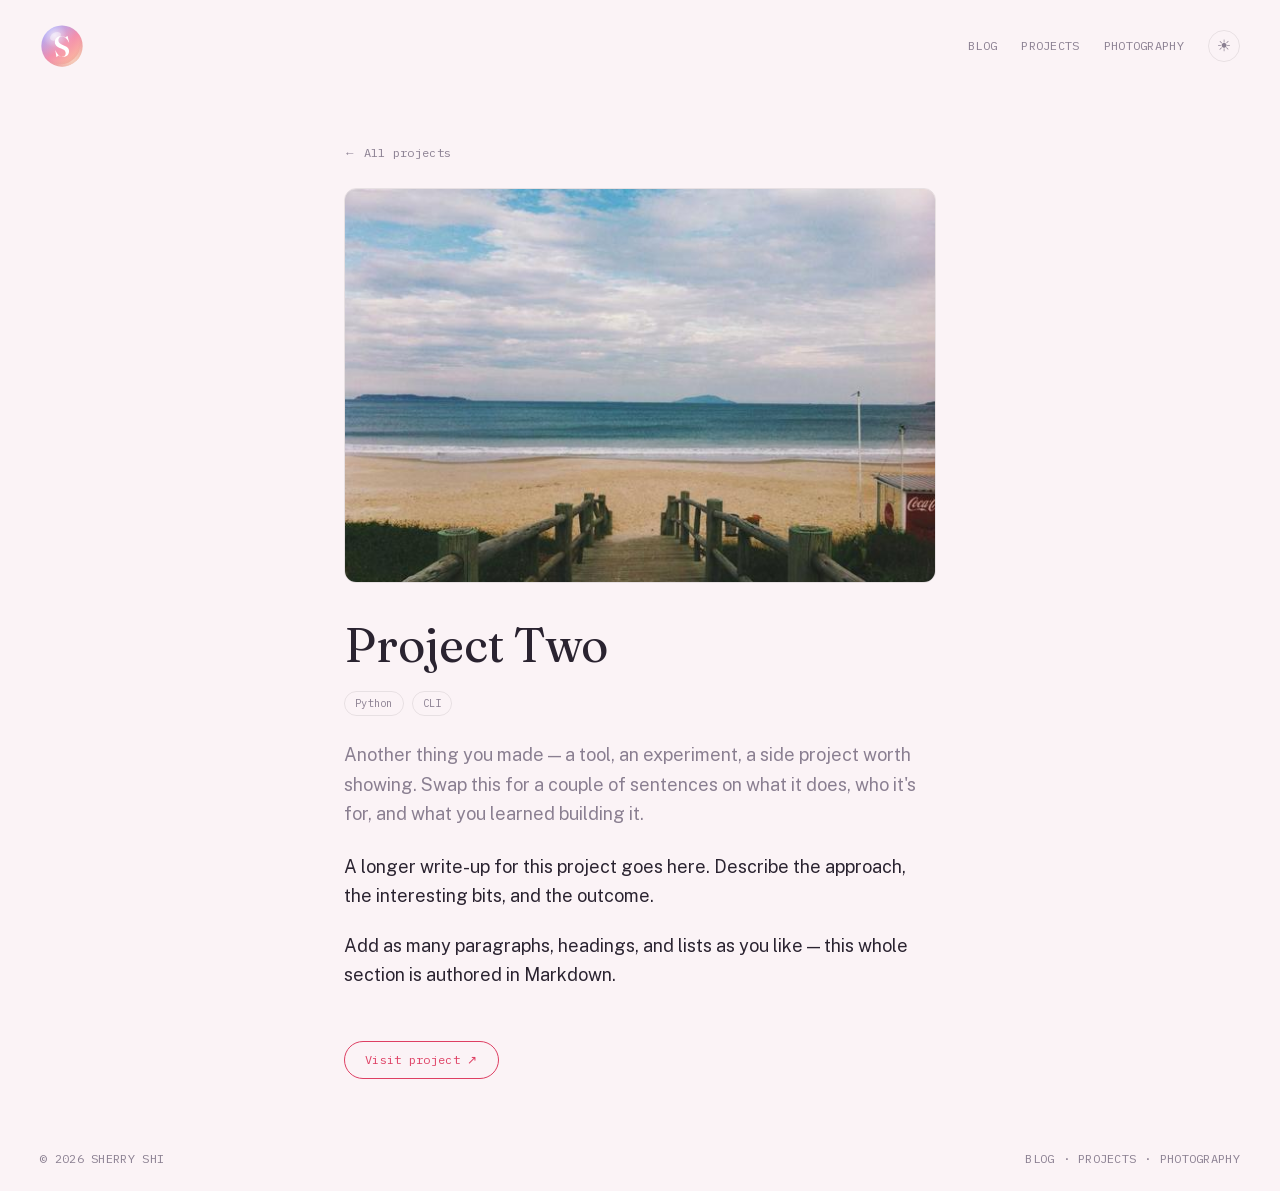
<file: projects/project-two/index.html>
<!DOCTYPE html><html lang="en" class="fraunces_415d15cc-module__v9bq-W__variable public_sans_e592d326-module__JEhSGq__variable ibm_plex_mono_b29ce311-module__B1rYkW__variable h-full antialiased"><head><meta charSet="utf-8"/><meta name="viewport" content="width=device-width, initial-scale=1"/><link rel="preload" href="/_next/static/media/54fc36028e2bb174-s.p.20jfceqj9zyw9.woff2" as="font" crossorigin="" type="font/woff2"/><link rel="preload" href="/_next/static/media/99e609270109b47d-s.p.40sczeszzbjw1.woff2" as="font" crossorigin="" type="font/woff2"/><link rel="preload" href="/_next/static/media/effe91970fc4db64-s.p.0oace-s_gkfks.woff2" as="font" crossorigin="" type="font/woff2"/><link rel="preload" href="/_next/static/media/fa0520225c6f3d07-s.p.33u8lzvd44aqk.woff2" as="font" crossorigin="" type="font/woff2"/><link rel="stylesheet" href="/_next/static/chunks/2ybbbsdgjd5dn.css" data-precedence="next"/><link rel="preload" as="script" fetchPriority="low" href="/_next/static/chunks/3ll07n217cgxf.js"/><script src="/_next/static/chunks/3tqnqxx00iegt.js" async=""></script><script src="/_next/static/chunks/2bcknr5_tllvo.js" async=""></script><script src="/_next/static/chunks/0mr0fnckbkr54.js" async=""></script><script src="/_next/static/chunks/turbopack-25s5fl1msm69b.js" async=""></script><script src="/_next/static/chunks/1v7grgsgn6mi6.js" async=""></script><script src="/_next/static/chunks/14mrh2-p_w84d.js" async=""></script><script src="/_next/static/chunks/1rxuluuku-r3f.js" async=""></script><meta name="next-size-adjust" content=""/><title>Project Two</title><meta name="description" content="Personal website: blog, projects, and photography"/><link rel="icon" href="/icon.svg?icon.1ajpkp-hu7c09.svg" sizes="any" type="image/svg+xml"/><script>
(function() {
  try {
    var stored = localStorage.getItem('theme');
    if (stored === 'light' || stored === 'dark') {
      document.documentElement.setAttribute('data-theme', stored);
    }
  } catch (e) {}
})();
</script><script src="/_next/static/chunks/0cz1d0mv5g_q7.js" noModule=""></script></head><body class="flex min-h-full flex-col text-foreground"><div hidden=""><!--$--><!--/$--></div><header class="flex items-center justify-between px-6 py-6 sm:px-10"><a aria-label="Sherry Shi — home" class="inline-flex rounded-full transition-transform duration-200 ease-out hover:scale-105 active:scale-95 motion-reduce:transition-none" href="/"><svg viewBox="0 0 64 64" class="h-9 w-9 sm:h-11 sm:w-11" role="img" aria-label="Sherry Shi — home"><defs><linearGradient id="logo-body" x1="0.13" y1="0.05" x2="0.9" y2="0.98"><stop offset="0" stop-color="#9aa0ff"></stop><stop offset="0.5" stop-color="#f490ac"></stop><stop offset="1" stop-color="#ffc69a"></stop></linearGradient><radialGradient id="logo-round" cx="0.42" cy="0.38" r="0.74"><stop offset="0.65" stop-color="#5a4a7a" stop-opacity="0"></stop><stop offset="1" stop-color="#5a4a7a" stop-opacity="0.17"></stop></radialGradient><radialGradient id="logo-sheen" cx="0.32" cy="0.24" r="0.5"><stop offset="0" stop-color="#ffffff" stop-opacity="0.68"></stop><stop offset="0.6" stop-color="#ffffff" stop-opacity="0.1"></stop><stop offset="1" stop-color="#ffffff" stop-opacity="0"></stop></radialGradient><radialGradient id="logo-rimglow" cx="0.74" cy="0.82" r="0.45"><stop offset="0" stop-color="#fff2e6" stop-opacity="0.45"></stop><stop offset="1" stop-color="#fff2e6" stop-opacity="0"></stop></radialGradient><mask id="logo-rimmask"><rect width="64" height="64" fill="black"></rect><circle cx="32" cy="32" r="30" fill="white"></circle><circle cx="29.8" cy="29.6" r="28.8" fill="black"></circle></mask><filter id="logo-soft"><feGaussianBlur stdDeviation="0.9"></feGaussianBlur></filter></defs><circle cx="32" cy="32" r="30" fill="url(#logo-body)"></circle><circle cx="32" cy="32" r="30" fill="url(#logo-round)"></circle><g transform="translate(19.98,47.5) scale(0.02107,-0.02107)" fill="#ffffff"><path d="M608 -21Q515 -21 456.0 5.5Q397 32 364.0 59.0Q331 86 318 86Q310 86 295.5 69.0Q281 52 263.0 30.0Q245 8 229.0 -8.5Q213 -25 203 -25Q198 -25 191.5 -20.5Q185 -16 184 -8L108 423Q108 430 108.0 433.5Q108 437 111 437Q113 439 116.5 437.0Q120 435 122 431Q205 260 283.5 166.0Q362 72 437.5 35.5Q513 -1 587 -1Q695 -1 759.5 58.0Q824 117 824 231Q824 302 795.0 361.0Q766 420 696.5 470.5Q627 521 507 563Q350 620 255.5 687.5Q161 755 119.0 836.5Q77 918 77 1020Q77 1138 137.0 1228.5Q197 1319 302.5 1369.5Q408 1420 543 1420Q628 1420 682.5 1399.5Q737 1379 769.0 1358.5Q801 1338 816 1338Q829 1338 855.5 1359.5Q882 1381 907.0 1402.5Q932 1424 942 1424Q947 1424 951.0 1421.5Q955 1419 957 1411L1063 982Q1064 976 1064.0 972.5Q1064 969 1061 968Q1059 967 1055.5 969.0Q1052 971 1049 974Q958 1142 878.0 1235.0Q798 1328 720.0 1364.5Q642 1401 560 1401Q455 1401 388.0 1334.0Q321 1267 321 1148Q321 1075 348.5 1014.0Q376 953 442.5 902.5Q509 852 624 810Q789 750 883.5 683.0Q978 616 1018.0 538.0Q1058 460 1058 366Q1058 258 1005.0 170.5Q952 83 851.0 31.0Q750 -21 608 -21Z"></path></g><g mask="url(#logo-rimmask)" filter="url(#logo-soft)"><circle cx="32" cy="32" r="30" fill="url(#logo-rimglow)"></circle></g><circle cx="32" cy="32" r="30" fill="url(#logo-sheen)"></circle><ellipse cx="22.5" cy="18" rx="8.5" ry="5.5" fill="#ffffff" opacity="0.42" transform="rotate(-30 22.5 18)"></ellipse></svg></a><nav class="hidden items-center gap-6 sm:flex"><a class="font-mono text-xs tracking-wide text-muted transition-colors hover:text-foreground" href="/blog/">BLOG</a><a class="font-mono text-xs tracking-wide text-muted transition-colors hover:text-foreground" href="/projects/">PROJECTS</a><a class="font-mono text-xs tracking-wide text-muted transition-colors hover:text-foreground" href="/photography/">PHOTOGRAPHY</a><button aria-label="Toggle light and dark theme" class="flex h-8 w-8 items-center justify-center rounded-full border border-border text-muted transition-colors hover:border-border-strong hover:text-foreground">☀</button></nav><div class="sm:hidden"><button aria-label="Open menu" aria-expanded="false" aria-controls="mobile-menu" class="flex h-9 w-9 items-center justify-center rounded-full border border-border text-foreground transition-colors hover:border-border-strong"><svg width="18" height="18" viewBox="0 0 18 18" fill="none" aria-hidden="true"><path d="M2 5h14M2 9h14M2 13h14" stroke="currentColor" stroke-width="1.5" stroke-linecap="round"></path></svg></button></div></header><main class="flex-1"><article class="mx-auto max-w-2xl px-6 py-12 sm:px-10"><a class="font-mono text-xs tracking-wide text-muted transition-colors hover:text-foreground" href="/projects/"><span aria-hidden="true">←</span> All projects</a><div class="relative mt-6 aspect-[3/2] w-full overflow-hidden rounded-xl border border-border"><img alt="Project Two" loading="lazy" decoding="async" data-nimg="fill" class="object-cover" style="position:absolute;height:100%;width:100%;left:0;top:0;right:0;bottom:0;color:transparent" src="/projects/project-02.jpg"/></div><h1 class="mt-8 font-display text-4xl leading-tight sm:text-5xl">Project Two</h1><div class="mt-4 flex flex-wrap gap-2"><span class="rounded-full border border-border px-2.5 py-1 font-mono text-[0.65rem] tracking-wide text-muted">Python</span><span class="rounded-full border border-border px-2.5 py-1 font-mono text-[0.65rem] tracking-wide text-muted">CLI</span></div><p class="mt-6 text-lg leading-relaxed text-muted">Another thing you made — a tool, an experiment, a side project worth showing. Swap this for a couple of sentences on what it does, who it&#x27;s for, and what you learned building it.</p><div class="prose mt-6 max-w-none text-lg leading-relaxed [&amp;_a]:text-accent [&amp;_h2]:mb-3 [&amp;_h2]:mt-8 [&amp;_h2]:font-display [&amp;_h2]:text-2xl [&amp;_li]:mb-1 [&amp;_p]:mb-5 [&amp;_ul]:list-disc [&amp;_ul]:pl-5"><p>A longer write-up for this project goes here. Describe the approach, the interesting bits, and the outcome.</p>
<p>Add as many paragraphs, headings, and lists as you like — this whole section is authored in Markdown.</p>
</div><a href="https://github.com/" target="_blank" rel="noopener noreferrer" class="mt-8 inline-block rounded-full border border-accent px-5 py-2.5 font-mono text-xs tracking-wide text-accent transition-colors hover:bg-accent hover:text-background">Visit project <span aria-hidden="true">↗</span></a></article><!--$--><!--/$--></main><footer class="mt-auto flex flex-wrap items-center justify-between gap-3 px-6 py-6 font-mono text-xs tracking-wide text-muted sm:px-10"><span>© <!-- -->2026<!-- --> <a class="transition-colors hover:text-foreground" href="/">SHERRY SHI</a></span><nav class="flex items-center gap-2"><a class="transition-colors hover:text-foreground" href="/blog/">BLOG</a><span aria-hidden="true">·</span><a class="transition-colors hover:text-foreground" href="/projects/">PROJECTS</a><span aria-hidden="true">·</span><a class="transition-colors hover:text-foreground" href="/photography/">PHOTOGRAPHY</a></nav></footer><script src="/_next/static/chunks/3ll07n217cgxf.js" id="_R_" async=""></script><script>(self.__next_f=self.__next_f||[]).push([0])</script><script>self.__next_f.push([1,"1:\"$Sreact.fragment\"\n2:I[22016,[\"/_next/static/chunks/1v7grgsgn6mi6.js\",\"/_next/static/chunks/14mrh2-p_w84d.js\",\"/_next/static/chunks/1rxuluuku-r3f.js\"],\"\"]\n10:I[68027,[\"/_next/static/chunks/1v7grgsgn6mi6.js\",\"/_next/static/chunks/14mrh2-p_w84d.js\"],\"default\",1]\n:HL[\"/_next/static/chunks/2ybbbsdgjd5dn.css\",\"style\"]\n:HL[\"/_next/static/media/54fc36028e2bb174-s.p.20jfceqj9zyw9.woff2\",\"font\",{\"crossOrigin\":\"\",\"type\":\"font/woff2\"}]\n:HL[\"/_next/static/media/99e609270109b47d-s.p.40sczeszzbjw1.woff2\",\"font\",{\"crossOrigin\":\"\",\"type\":\"font/woff2\"}]\n:HL[\"/_next/static/media/effe91970fc4db64-s.p.0oace-s_gkfks.woff2\",\"font\",{\"crossOrigin\":\"\",\"type\":\"font/woff2\"}]\n:HL[\"/_next/static/media/fa0520225c6f3d07-s.p.33u8lzvd44aqk.woff2\",\"font\",{\"crossOrigin\":\"\",\"type\":\"font/woff2\"}]\n3:T405,M608 -21Q515 -21 456.0 5.5Q397 32 364.0 59.0Q331 86 318 86Q310 86 295.5 69.0Q281 52 263.0 30.0Q245 8 229.0 -8.5Q213 -25 203 -25Q198 -25 191.5 -20.5Q185 -16 184 -8L108 423Q108 430 108.0 433.5Q108 437 111 437Q113 439 116.5 437.0Q120 435 122 431Q205 260 283.5 166.0Q362 72 437.5 35.5Q513 -1 587 -1Q695 -1 759.5 58.0Q824 117 824 231Q824 302 795.0 361.0Q766 420 696.5 470.5Q627 521 507 563Q350 620 255.5 687.5Q161 755 119.0 836.5Q77 918 77 1020Q77 1138 137.0 1228.5Q197 1319 302.5 1369.5Q408 1420 543 1420Q628 1420 682.5 1399.5Q737 1379 769.0 1358.5Q801 1338 816 1338Q829 1338 855.5 1359.5Q882 1381 907.0 1402.5Q932 1424 942 1424Q947 1424 951.0 1421.5Q955 1419 957 1411L1063 982Q1064 976 1064.0 972.5Q1064 969 1061 968Q1059 967 1055.5 969.0Q1052 971 1049 974Q958 1142 878.0 1235.0Q798 1328 720.0 1364.5Q642 1401 560 1401Q455 1401 388.0 1334.0Q321 1267 321 1148Q321 1075 348.5 1014.0Q376 953 442.5 902.5Q509 852 624 810Q789 750 883.5 683.0Q978 616 1018.0 538.0Q1058 460 1058 366Q1058 258 1005.0 170.5Q952 83 851.0 31.0Q750 -21 608 -21Z"])</script><script>self.__next_f.push([1,"0:{\"P\":null,\"c\":[\"\",\"projects\",\"project-two\",\"\"],\"q\":\"\",\"i\":false,\"f\":[[[\"\",{\"children\":[\"projects\",{\"children\":[[\"slug\",\"project-two\",\"d\",null],{\"children\":[\"__PAGE__\",{}]}]}]},\"$undefined\",\"$undefined\",16],[[\"$\",\"$1\",\"c\",{\"children\":[[[\"$\",\"link\",\"0\",{\"rel\":\"stylesheet\",\"href\":\"/_next/static/chunks/2ybbbsdgjd5dn.css\",\"precedence\":\"next\",\"crossOrigin\":\"$undefined\",\"nonce\":\"$undefined\"}],[\"$\",\"script\",\"script-0\",{\"src\":\"/_next/static/chunks/1v7grgsgn6mi6.js\",\"async\":true,\"nonce\":\"$undefined\"}],[\"$\",\"script\",\"script-1\",{\"src\":\"/_next/static/chunks/14mrh2-p_w84d.js\",\"async\":true,\"nonce\":\"$undefined\"}]],[\"$\",\"html\",null,{\"lang\":\"en\",\"suppressHydrationWarning\":true,\"className\":\"fraunces_415d15cc-module__v9bq-W__variable public_sans_e592d326-module__JEhSGq__variable ibm_plex_mono_b29ce311-module__B1rYkW__variable h-full antialiased\",\"children\":[[\"$\",\"head\",null,{\"children\":[\"$\",\"script\",null,{\"dangerouslySetInnerHTML\":{\"__html\":\"\\n(function() {\\n  try {\\n    var stored = localStorage.getItem('theme');\\n    if (stored === 'light' || stored === 'dark') {\\n      document.documentElement.setAttribute('data-theme', stored);\\n    }\\n  } catch (e) {}\\n})();\\n\"}}]}],[\"$\",\"body\",null,{\"className\":\"flex min-h-full flex-col text-foreground\",\"children\":[[\"$\",\"header\",null,{\"className\":\"flex items-center justify-between px-6 py-6 sm:px-10\",\"children\":[[\"$\",\"$L2\",null,{\"href\":\"/\",\"aria-label\":\"Sherry Shi — home\",\"className\":\"inline-flex rounded-full transition-transform duration-200 ease-out hover:scale-105 active:scale-95 motion-reduce:transition-none\",\"children\":[\"$\",\"svg\",null,{\"viewBox\":\"0 0 64 64\",\"className\":\"h-9 w-9 sm:h-11 sm:w-11\",\"role\":\"img\",\"aria-label\":\"Sherry Shi — home\",\"children\":[[\"$\",\"defs\",null,{\"children\":[[\"$\",\"linearGradient\",null,{\"id\":\"logo-body\",\"x1\":\"0.13\",\"y1\":\"0.05\",\"x2\":\"0.9\",\"y2\":\"0.98\",\"children\":[[\"$\",\"stop\",null,{\"offset\":\"0\",\"stopColor\":\"#9aa0ff\"}],[\"$\",\"stop\",null,{\"offset\":\"0.5\",\"stopColor\":\"#f490ac\"}],[\"$\",\"stop\",null,{\"offset\":\"1\",\"stopColor\":\"#ffc69a\"}]]}],[\"$\",\"radialGradient\",null,{\"id\":\"logo-round\",\"cx\":\"0.42\",\"cy\":\"0.38\",\"r\":\"0.74\",\"children\":[[\"$\",\"stop\",null,{\"offset\":\"0.65\",\"stopColor\":\"#5a4a7a\",\"stopOpacity\":\"0\"}],[\"$\",\"stop\",null,{\"offset\":\"1\",\"stopColor\":\"#5a4a7a\",\"stopOpacity\":\"0.17\"}]]}],[\"$\",\"radialGradient\",null,{\"id\":\"logo-sheen\",\"cx\":\"0.32\",\"cy\":\"0.24\",\"r\":\"0.5\",\"children\":[[\"$\",\"stop\",null,{\"offset\":\"0\",\"stopColor\":\"#ffffff\",\"stopOpacity\":\"0.68\"}],[\"$\",\"stop\",null,{\"offset\":\"0.6\",\"stopColor\":\"#ffffff\",\"stopOpacity\":\"0.1\"}],[\"$\",\"stop\",null,{\"offset\":\"1\",\"stopColor\":\"#ffffff\",\"stopOpacity\":\"0\"}]]}],[\"$\",\"radialGradient\",null,{\"id\":\"logo-rimglow\",\"cx\":\"0.74\",\"cy\":\"0.82\",\"r\":\"0.45\",\"children\":[[\"$\",\"stop\",null,{\"offset\":\"0\",\"stopColor\":\"#fff2e6\",\"stopOpacity\":\"0.45\"}],[\"$\",\"stop\",null,{\"offset\":\"1\",\"stopColor\":\"#fff2e6\",\"stopOpacity\":\"0\"}]]}],[\"$\",\"mask\",null,{\"id\":\"logo-rimmask\",\"children\":[[\"$\",\"rect\",null,{\"width\":\"64\",\"height\":\"64\",\"fill\":\"black\"}],[\"$\",\"circle\",null,{\"cx\":\"32\",\"cy\":\"32\",\"r\":\"30\",\"fill\":\"white\"}],[\"$\",\"circle\",null,{\"cx\":\"29.8\",\"cy\":\"29.6\",\"r\":\"28.8\",\"fill\":\"black\"}]]}],[\"$\",\"filter\",null,{\"id\":\"logo-soft\",\"children\":[\"$\",\"feGaussianBlur\",null,{\"stdDeviation\":\"0.9\"}]}]]}],[\"$\",\"circle\",null,{\"cx\":\"32\",\"cy\":\"32\",\"r\":\"30\",\"fill\":\"url(#logo-body)\"}],[\"$\",\"circle\",null,{\"cx\":\"32\",\"cy\":\"32\",\"r\":\"30\",\"fill\":\"url(#logo-round)\"}],[\"$\",\"g\",null,{\"transform\":\"translate(19.98,47.5) scale(0.02107,-0.02107)\",\"fill\":\"#ffffff\",\"children\":[\"$\",\"path\",null,{\"d\":\"$3\"}]}],\"$L4\",\"$L5\",\"$L6\"]}]}],\"$L7\",\"$L8\"]}],\"$L9\",\"$La\"]}]]}]]}],{\"children\":[\"$Lb\",{\"children\":[\"$Lc\",{\"children\":[\"$Ld\",{},null,false,null]},null,false,\"$@e\"]},null,false,\"$@e\"]},null,false,null],\"$Lf\",false]],\"m\":\"$undefined\",\"G\":[\"$10\",[\"$L11\"]],\"S\":true,\"h\":null,\"s\":\"$undefined\",\"l\":\"$undefined\",\"p\":\"$undefined\",\"d\":\"$undefined\",\"b\":\"XbUdUmmjxQ2gfIAyJ9Rnu\"}\n"])</script><script>self.__next_f.push([1,"12:I[94013,[\"/_next/static/chunks/1v7grgsgn6mi6.js\",\"/_next/static/chunks/14mrh2-p_w84d.js\"],\"ThemeToggle\"]\n13:I[92553,[\"/_next/static/chunks/1v7grgsgn6mi6.js\",\"/_next/static/chunks/14mrh2-p_w84d.js\"],\"MobileNav\"]\n14:I[39756,[\"/_next/static/chunks/1v7grgsgn6mi6.js\",\"/_next/static/chunks/14mrh2-p_w84d.js\"],\"default\"]\n15:I[37457,[\"/_next/static/chunks/1v7grgsgn6mi6.js\",\"/_next/static/chunks/14mrh2-p_w84d.js\"],\"default\"]\n17:I[97367,[\"/_next/static/chunks/1v7grgsgn6mi6.js\",\"/_next/static/chunks/14mrh2-p_w84d.js\"],\"OutletBoundary\"]\n18:\"$Sreact.suspense\"\n1b:I[97367,[\"/_next/static/chunks/1v7grgsgn6mi6.js\",\"/_next/static/chunks/14mrh2-p_w84d.js\"],\"ViewportBoundary\"]\n1d:I[97367,[\"/_next/static/chunks/1v7grgsgn6mi6.js\",\"/_next/static/chunks/14mrh2-p_w84d.js\"],\"MetadataBoundary\"]\n4:[\"$\",\"g\",null,{\"mask\":\"url(#logo-rimmask)\",\"filter\":\"url(#logo-soft)\",\"children\":[\"$\",\"circle\",null,{\"cx\":\"32\",\"cy\":\"32\",\"r\":\"30\",\"fill\":\"url(#logo-rimglow)\"}]}]\n5:[\"$\",\"circle\",null,{\"cx\":\"32\",\"cy\":\"32\",\"r\":\"30\",\"fill\":\"url(#logo-sheen)\"}]\n6:[\"$\",\"ellipse\",null,{\"cx\":\"22.5\",\"cy\":\"18\",\"rx\":\"8.5\",\"ry\":\"5.5\",\"fill\":\"#ffffff\",\"opacity\":\"0.42\",\"transform\":\"rotate(-30 22.5 18)\"}]\n7:[\"$\",\"nav\",null,{\"className\":\"hidden items-center gap-6 sm:flex\",\"children\":[[\"$\",\"$L2\",null,{\"href\":\"/blog\",\"className\":\"font-mono text-xs tracking-wide text-muted transition-colors hover:text-foreground\",\"children\":\"BLOG\"}],[\"$\",\"$L2\",null,{\"href\":\"/projects\",\"className\":\"font-mono text-xs tracking-wide text-muted transition-colors hover:text-foreground\",\"children\":\"PROJECTS\"}],[\"$\",\"$L2\",null,{\"href\":\"/photography\",\"className\":\"font-mono text-xs tracking-wide text-muted transition-colors hover:text-foreground\",\"children\":\"PHOTOGRAPHY\"}],[\"$\",\"$L12\",null,{}]]}]\n8:[\"$\",\"$L13\",null,{}]\n"])</script><script>self.__next_f.push([1,"9:[\"$\",\"main\",null,{\"className\":\"flex-1\",\"children\":[\"$\",\"$L14\",null,{\"parallelRouterKey\":\"children\",\"error\":\"$undefined\",\"errorStyles\":\"$undefined\",\"errorScripts\":\"$undefined\",\"template\":[\"$\",\"$L15\",null,{}],\"templateStyles\":\"$undefined\",\"templateScripts\":\"$undefined\",\"notFound\":[[[\"$\",\"title\",null,{\"children\":\"404: This page could not be found.\"}],[\"$\",\"div\",null,{\"style\":{\"fontFamily\":\"system-ui,\\\"Segoe UI\\\",Roboto,Helvetica,Arial,sans-serif,\\\"Apple Color Emoji\\\",\\\"Segoe UI Emoji\\\"\",\"height\":\"100vh\",\"textAlign\":\"center\",\"display\":\"flex\",\"flexDirection\":\"column\",\"alignItems\":\"center\",\"justifyContent\":\"center\"},\"children\":[\"$\",\"div\",null,{\"children\":[[\"$\",\"style\",null,{\"dangerouslySetInnerHTML\":{\"__html\":\"body{color:#000;background:#fff;margin:0}.next-error-h1{border-right:1px solid rgba(0,0,0,.3)}@media (prefers-color-scheme:dark){body{color:#fff;background:#000}.next-error-h1{border-right:1px solid rgba(255,255,255,.3)}}\"}}],[\"$\",\"h1\",null,{\"className\":\"next-error-h1\",\"style\":{\"display\":\"inline-block\",\"margin\":\"0 20px 0 0\",\"padding\":\"0 23px 0 0\",\"fontSize\":24,\"fontWeight\":500,\"verticalAlign\":\"top\",\"lineHeight\":\"49px\"},\"children\":404}],[\"$\",\"div\",null,{\"style\":{\"display\":\"inline-block\"},\"children\":[\"$\",\"h2\",null,{\"style\":{\"fontSize\":14,\"fontWeight\":400,\"lineHeight\":\"49px\",\"margin\":0},\"children\":\"This page could not be found.\"}]}]]}]}]],[]],\"forbidden\":\"$undefined\",\"unauthorized\":\"$undefined\"}]}]\n"])</script><script>self.__next_f.push([1,"a:[\"$\",\"footer\",null,{\"className\":\"mt-auto flex flex-wrap items-center justify-between gap-3 px-6 py-6 font-mono text-xs tracking-wide text-muted sm:px-10\",\"children\":[[\"$\",\"span\",null,{\"children\":[\"© \",2026,\" \",[\"$\",\"$L2\",null,{\"href\":\"/\",\"className\":\"transition-colors hover:text-foreground\",\"children\":\"SHERRY SHI\"}]]}],[\"$\",\"nav\",null,{\"className\":\"flex items-center gap-2\",\"children\":[[\"$\",\"$L2\",null,{\"href\":\"/blog\",\"className\":\"transition-colors hover:text-foreground\",\"children\":\"BLOG\"}],[\"$\",\"span\",null,{\"aria-hidden\":\"true\",\"children\":\"·\"}],[\"$\",\"$L2\",null,{\"href\":\"/projects\",\"className\":\"transition-colors hover:text-foreground\",\"children\":\"PROJECTS\"}],[\"$\",\"span\",null,{\"aria-hidden\":\"true\",\"children\":\"·\"}],[\"$\",\"$L2\",null,{\"href\":\"/photography\",\"className\":\"transition-colors hover:text-foreground\",\"children\":\"PHOTOGRAPHY\"}]]}]]}]\nb:[\"$\",\"$1\",\"c\",{\"children\":[null,[\"$\",\"$L14\",null,{\"parallelRouterKey\":\"children\",\"error\":\"$undefined\",\"errorStyles\":\"$undefined\",\"errorScripts\":\"$undefined\",\"template\":[\"$\",\"$L15\",null,{}],\"templateStyles\":\"$undefined\",\"templateScripts\":\"$undefined\",\"notFound\":\"$undefined\",\"forbidden\":\"$undefined\",\"unauthorized\":\"$undefined\"}]]}]\nc:[\"$\",\"$1\",\"c\",{\"children\":[null,[\"$\",\"$L14\",null,{\"parallelRouterKey\":\"children\",\"error\":\"$undefined\",\"errorStyles\":\"$undefined\",\"errorScripts\":\"$undefined\",\"template\":[\"$\",\"$L15\",null,{}],\"templateStyles\":\"$undefined\",\"templateScripts\":\"$undefined\",\"notFound\":\"$undefined\",\"forbidden\":\"$undefined\",\"unauthorized\":\"$undefined\"}]]}]\nd:[\"$\",\"$1\",\"c\",{\"children\":[\"$L16\",[[\"$\",\"script\",\"script-0\",{\"src\":\"/_next/static/chunks/1rxuluuku-r3f.js\",\"async\":true,\"nonce\":\"$undefined\"}]],[\"$\",\"$L17\",null,{\"children\":[\"$\",\"$18\",null,{\"name\":\"Next.MetadataOutlet\",\"children\":\"$@19\"}]}]]}]\n1a:[]\ne:\"$W1a\"\nf:[\"$\",\"$1\",\"h\",{\"children\":[null,[\"$\",\"$L1b\",null,{\"children\":\"$L1c\"}],[\"$\",\"div\",null,{\"hidden\":true,\"children\":[\"$\",\"$L1d\",null,{\"children\":[\"$\",\"$18\",null,{\"name\":\"Next.Metadata\",\"children\":\"$L1e\"}]}]}],[\"$\",\"meta\",null,{\"name\":\"next-size-adjust\",\"content\":\"\"}]]}]\n11:[\"$\",\"link\",\"0\",{\"rel\":\"stylesheet\",\"href\":\"/_next/static/chunks/2ybbbsdgjd5dn.css\",\"precedence\":\"next\",\"crossOrigin\":\"$undefined\",\"nonce\":\"$undefined\"}]\n"])</script><script>self.__next_f.push([1,"1f:I[5500,[\"/_next/static/chunks/1v7grgsgn6mi6.js\",\"/_next/static/chunks/14mrh2-p_w84d.js\",\"/_next/static/chunks/1rxuluuku-r3f.js\"],\"Image\"]\n"])</script><script>self.__next_f.push([1,"16:[\"$\",\"article\",null,{\"className\":\"mx-auto max-w-2xl px-6 py-12 sm:px-10\",\"children\":[[\"$\",\"$L2\",null,{\"href\":\"/projects\",\"className\":\"font-mono text-xs tracking-wide text-muted transition-colors hover:text-foreground\",\"children\":[[\"$\",\"span\",null,{\"aria-hidden\":\"true\",\"children\":\"←\"}],\" All projects\"]}],[\"$\",\"div\",null,{\"className\":\"relative mt-6 aspect-[3/2] w-full overflow-hidden rounded-xl border border-border\",\"children\":[\"$\",\"$L1f\",null,{\"src\":\"/projects/project-02.jpg\",\"alt\":\"Project Two\",\"fill\":true,\"sizes\":\"(max-width: 768px) 100vw, 42rem\",\"className\":\"object-cover\"}]}],[\"$\",\"h1\",null,{\"className\":\"mt-8 font-display text-4xl leading-tight sm:text-5xl\",\"children\":\"Project Two\"}],[\"$\",\"div\",null,{\"className\":\"mt-4 flex flex-wrap gap-2\",\"children\":[[\"$\",\"span\",\"Python\",{\"className\":\"rounded-full border border-border px-2.5 py-1 font-mono text-[0.65rem] tracking-wide text-muted\",\"children\":\"Python\"}],[\"$\",\"span\",\"CLI\",{\"className\":\"rounded-full border border-border px-2.5 py-1 font-mono text-[0.65rem] tracking-wide text-muted\",\"children\":\"CLI\"}]]}],[\"$\",\"p\",null,{\"className\":\"mt-6 text-lg leading-relaxed text-muted\",\"children\":\"Another thing you made — a tool, an experiment, a side project worth showing. Swap this for a couple of sentences on what it does, who it's for, and what you learned building it.\"}],[\"$\",\"div\",null,{\"className\":\"prose mt-6 max-w-none text-lg leading-relaxed [\u0026_a]:text-accent [\u0026_h2]:mb-3 [\u0026_h2]:mt-8 [\u0026_h2]:font-display [\u0026_h2]:text-2xl [\u0026_li]:mb-1 [\u0026_p]:mb-5 [\u0026_ul]:list-disc [\u0026_ul]:pl-5\",\"dangerouslySetInnerHTML\":{\"__html\":\"\u003cp\u003eA longer write-up for this project goes here. Describe the approach, the interesting bits, and the outcome.\u003c/p\u003e\\n\u003cp\u003eAdd as many paragraphs, headings, and lists as you like — this whole section is authored in Markdown.\u003c/p\u003e\\n\"}}],[\"$\",\"a\",null,{\"href\":\"https://github.com/\",\"target\":\"_blank\",\"rel\":\"noopener noreferrer\",\"className\":\"mt-8 inline-block rounded-full border border-accent px-5 py-2.5 font-mono text-xs tracking-wide text-accent transition-colors hover:bg-accent hover:text-background\",\"children\":[\"Visit project \",[\"$\",\"span\",null,{\"aria-hidden\":\"true\",\"children\":\"↗\"}]]}]]}]\n"])</script><script>self.__next_f.push([1,"1c:[[\"$\",\"meta\",\"0\",{\"charSet\":\"utf-8\"}],[\"$\",\"meta\",\"1\",{\"name\":\"viewport\",\"content\":\"width=device-width, initial-scale=1\"}]]\n"])</script><script>self.__next_f.push([1,"20:I[27201,[\"/_next/static/chunks/1v7grgsgn6mi6.js\",\"/_next/static/chunks/14mrh2-p_w84d.js\"],\"IconMark\"]\n19:null\n1e:[[\"$\",\"title\",\"0\",{\"children\":\"Project Two\"}],[\"$\",\"meta\",\"1\",{\"name\":\"description\",\"content\":\"Personal website: blog, projects, and photography\"}],[\"$\",\"link\",\"2\",{\"rel\":\"icon\",\"href\":\"/icon.svg?icon.1ajpkp-hu7c09.svg\",\"sizes\":\"any\",\"type\":\"image/svg+xml\"}],[\"$\",\"$L20\",\"3\",{}]]\n"])</script></body></html>
</file>
<file: _next/static/chunks/2ybbbsdgjd5dn.css>
@font-face{font-family:Fraunces;font-style:normal;font-weight:100 900;font-display:swap;src:url(../media/a5a3076f5a3c2968-s.09mqwf_zjnrdf.woff2)format("woff2");unicode-range:U+102-103,U+110-111,U+128-129,U+168-169,U+1A0-1A1,U+1AF-1B0,U+300-301,U+303-304,U+308-309,U+323,U+329,U+1EA0-1EF9,U+20AB}@font-face{font-family:Fraunces;font-style:normal;font-weight:100 900;font-display:swap;src:url(../media/23f1a98b08006014-s.0s5mkn35-hrc5.woff2)format("woff2");unicode-range:U+100-2BA,U+2BD-2C5,U+2C7-2CC,U+2CE-2D7,U+2DD-2FF,U+304,U+308,U+329,U+1D00-1DBF,U+1E00-1E9F,U+1EF2-1EFF,U+2020,U+20A0-20AB,U+20AD-20C0,U+2113,U+2C60-2C7F,U+A720-A7FF}@font-face{font-family:Fraunces;font-style:normal;font-weight:100 900;font-display:swap;src:url(../media/54fc36028e2bb174-s.p.20jfceqj9zyw9.woff2)format("woff2");unicode-range:U+??,U+131,U+152-153,U+2BB-2BC,U+2C6,U+2DA,U+2DC,U+304,U+308,U+329,U+2000-206F,U+20AC,U+2122,U+2191,U+2193,U+2212,U+2215,U+FEFF,U+FFFD}@font-face{font-family:Fraunces Fallback;src:local(Times New Roman);ascent-override:84.71%;descent-override:22.09%;line-gap-override:0.0%;size-adjust:115.45%}.fraunces_415d15cc-module__v9bq-W__className{font-family:Fraunces,Fraunces Fallback;font-style:normal}.fraunces_415d15cc-module__v9bq-W__variable{--font-display:"Fraunces", "Fraunces Fallback"}
@font-face{font-family:Public Sans;font-style:normal;font-weight:100 900;font-display:swap;src:url(../media/6e8df35dd937fa7a-s.0itc0wjx1mi4q.woff2)format("woff2");unicode-range:U+102-103,U+110-111,U+128-129,U+168-169,U+1A0-1A1,U+1AF-1B0,U+300-301,U+303-304,U+308-309,U+323,U+329,U+1EA0-1EF9,U+20AB}@font-face{font-family:Public Sans;font-style:normal;font-weight:100 900;font-display:swap;src:url(../media/fc2699ecc8323b38-s.1gwygi6ipeo67.woff2)format("woff2");unicode-range:U+100-2BA,U+2BD-2C5,U+2C7-2CC,U+2CE-2D7,U+2DD-2FF,U+304,U+308,U+329,U+1D00-1DBF,U+1E00-1E9F,U+1EF2-1EFF,U+2020,U+20A0-20AB,U+20AD-20C0,U+2113,U+2C60-2C7F,U+A720-A7FF}@font-face{font-family:Public Sans;font-style:normal;font-weight:100 900;font-display:swap;src:url(../media/fa0520225c6f3d07-s.p.33u8lzvd44aqk.woff2)format("woff2");unicode-range:U+??,U+131,U+152-153,U+2BB-2BC,U+2C6,U+2DA,U+2DC,U+304,U+308,U+329,U+2000-206F,U+20AC,U+2122,U+2191,U+2193,U+2212,U+2215,U+FEFF,U+FFFD}@font-face{font-family:Public Sans Fallback;src:local(Arial);ascent-override:90.59%;descent-override:21.46%;line-gap-override:0.0%;size-adjust:104.87%}.public_sans_e592d326-module__JEhSGq__className{font-family:Public Sans,Public Sans Fallback;font-style:normal}.public_sans_e592d326-module__JEhSGq__variable{--font-body:"Public Sans", "Public Sans Fallback"}
@font-face{font-family:IBM Plex Mono;font-style:normal;font-weight:400;font-display:swap;src:url(../media/e390973e931a41c5-s.0rgnxg2b64rzs.woff2)format("woff2");unicode-range:U+460-52F,U+1C80-1C8A,U+20B4,U+2DE0-2DFF,U+A640-A69F,U+FE2E-FE2F}@font-face{font-family:IBM Plex Mono;font-style:normal;font-weight:400;font-display:swap;src:url(../media/59b15b4bcd7b1eb5-s.2vemzm0itqzfy.woff2)format("woff2");unicode-range:U+301,U+400-45F,U+490-491,U+4B0-4B1,U+2116}@font-face{font-family:IBM Plex Mono;font-style:normal;font-weight:400;font-display:swap;src:url(../media/e532fa1b9921e1cd-s.3cb5lpr2l6xud.woff2)format("woff2");unicode-range:U+102-103,U+110-111,U+128-129,U+168-169,U+1A0-1A1,U+1AF-1B0,U+300-301,U+303-304,U+308-309,U+323,U+329,U+1EA0-1EF9,U+20AB}@font-face{font-family:IBM Plex Mono;font-style:normal;font-weight:400;font-display:swap;src:url(../media/2fe89d53234c61d4-s.1u30mmyq6lnsd.woff2)format("woff2");unicode-range:U+100-2BA,U+2BD-2C5,U+2C7-2CC,U+2CE-2D7,U+2DD-2FF,U+304,U+308,U+329,U+1D00-1DBF,U+1E00-1E9F,U+1EF2-1EFF,U+2020,U+20A0-20AB,U+20AD-20C0,U+2113,U+2C60-2C7F,U+A720-A7FF}@font-face{font-family:IBM Plex Mono;font-style:normal;font-weight:400;font-display:swap;src:url(../media/99e609270109b47d-s.p.40sczeszzbjw1.woff2)format("woff2");unicode-range:U+??,U+131,U+152-153,U+2BB-2BC,U+2C6,U+2DA,U+2DC,U+304,U+308,U+329,U+2000-206F,U+20AC,U+2122,U+2191,U+2193,U+2212,U+2215,U+FEFF,U+FFFD}@font-face{font-family:IBM Plex Mono;font-style:normal;font-weight:500;font-display:swap;src:url(../media/5e05ae5b48faa55e-s.1yd4_i3e35931.woff2)format("woff2");unicode-range:U+460-52F,U+1C80-1C8A,U+20B4,U+2DE0-2DFF,U+A640-A69F,U+FE2E-FE2F}@font-face{font-family:IBM Plex Mono;font-style:normal;font-weight:500;font-display:swap;src:url(../media/a7afbb44bec2bb18-s.1qc6dx89jd2qv.woff2)format("woff2");unicode-range:U+301,U+400-45F,U+490-491,U+4B0-4B1,U+2116}@font-face{font-family:IBM Plex Mono;font-style:normal;font-weight:500;font-display:swap;src:url(../media/02263ebadd758ea4-s.29yke99gs9qpn.woff2)format("woff2");unicode-range:U+102-103,U+110-111,U+128-129,U+168-169,U+1A0-1A1,U+1AF-1B0,U+300-301,U+303-304,U+308-309,U+323,U+329,U+1EA0-1EF9,U+20AB}@font-face{font-family:IBM Plex Mono;font-style:normal;font-weight:500;font-display:swap;src:url(../media/68757d6cddeff913-s.1i-sca43-qwng.woff2)format("woff2");unicode-range:U+100-2BA,U+2BD-2C5,U+2C7-2CC,U+2CE-2D7,U+2DD-2FF,U+304,U+308,U+329,U+1D00-1DBF,U+1E00-1E9F,U+1EF2-1EFF,U+2020,U+20A0-20AB,U+20AD-20C0,U+2113,U+2C60-2C7F,U+A720-A7FF}@font-face{font-family:IBM Plex Mono;font-style:normal;font-weight:500;font-display:swap;src:url(../media/effe91970fc4db64-s.p.0oace-s_gkfks.woff2)format("woff2");unicode-range:U+??,U+131,U+152-153,U+2BB-2BC,U+2C6,U+2DA,U+2DC,U+304,U+308,U+329,U+2000-206F,U+20AC,U+2122,U+2191,U+2193,U+2212,U+2215,U+FEFF,U+FFFD}@font-face{font-family:IBM Plex Mono Fallback;src:local(Arial);ascent-override:76.16%;descent-override:20.43%;line-gap-override:0.0%;size-adjust:134.59%}.ibm_plex_mono_b29ce311-module__B1rYkW__className{font-family:IBM Plex Mono,IBM Plex Mono Fallback;font-style:normal}.ibm_plex_mono_b29ce311-module__B1rYkW__variable{--font-mono:"IBM Plex Mono", "IBM Plex Mono Fallback"}
@layer properties{@supports (((-webkit-hyphens:none)) and (not (margin-trim:inline))) or ((-moz-orient:inline) and (not (color:rgb(from red r g b)))){*,:before,:after,::backdrop{--tw-translate-x:0;--tw-translate-y:0;--tw-translate-z:0;--tw-rotate-x:initial;--tw-rotate-y:initial;--tw-rotate-z:initial;--tw-skew-x:initial;--tw-skew-y:initial;--tw-border-style:solid;--tw-leading:initial;--tw-tracking:initial;--tw-shadow:0 0 #0000;--tw-shadow-color:initial;--tw-shadow-alpha:100%;--tw-inset-shadow:0 0 #0000;--tw-inset-shadow-color:initial;--tw-inset-shadow-alpha:100%;--tw-ring-color:initial;--tw-ring-shadow:0 0 #0000;--tw-inset-ring-color:initial;--tw-inset-ring-shadow:0 0 #0000;--tw-ring-inset:initial;--tw-ring-offset-width:0px;--tw-ring-offset-color:#fff;--tw-ring-offset-shadow:0 0 #0000;--tw-blur:initial;--tw-brightness:initial;--tw-contrast:initial;--tw-grayscale:initial;--tw-hue-rotate:initial;--tw-invert:initial;--tw-opacity:initial;--tw-saturate:initial;--tw-sepia:initial;--tw-drop-shadow:initial;--tw-drop-shadow-color:initial;--tw-drop-shadow-alpha:100%;--tw-drop-shadow-size:initial;--tw-backdrop-blur:initial;--tw-backdrop-brightness:initial;--tw-backdrop-contrast:initial;--tw-backdrop-grayscale:initial;--tw-backdrop-hue-rotate:initial;--tw-backdrop-invert:initial;--tw-backdrop-opacity:initial;--tw-backdrop-saturate:initial;--tw-backdrop-sepia:initial;--tw-duration:initial;--tw-ease:initial;--tw-scale-x:1;--tw-scale-y:1;--tw-scale-z:1}}}@layer theme{:root,:host{--font-sans:-apple-system, BlinkMacSystemFont, "Segoe UI", Roboto, "Helvetica Neue", "Noto Sans", Arial, sans-serif, "Apple Color Emoji", "Segoe UI Emoji", "Segoe UI Symbol", "Noto Color Emoji";--font-mono:var(--font-mono);--color-white:#fff;--spacing:.25rem;--container-sm:24rem;--container-xl:36rem;--container-2xl:42rem;--container-3xl:48rem;--container-5xl:64rem;--container-6xl:72rem;--text-xs:.75rem;--text-xs--line-height:calc(1 / .75);--text-sm:.875rem;--text-sm--line-height:calc(1.25 / .875);--text-base:1rem;--text-base--line-height:calc(1.5 / 1);--text-lg:1.125rem;--text-lg--line-height:calc(1.75 / 1.125);--text-xl:1.25rem;--text-xl--line-height:calc(1.75 / 1.25);--text-2xl:1.5rem;--text-2xl--line-height:calc(2 / 1.5);--text-3xl:1.875rem;--text-3xl--line-height:calc(2.25 / 1.875);--text-4xl:2.25rem;--text-4xl--line-height:calc(2.5 / 2.25);--text-5xl:3rem;--text-5xl--line-height:1;--text-7xl:4.5rem;--text-7xl--line-height:1;--tracking-wide:.025em;--leading-tight:1.25;--leading-snug:1.375;--leading-relaxed:1.625;--radius-sm:.25rem;--radius-xl:.75rem;--radius-2xl:1rem;--ease-out:cubic-bezier(0, 0, .2, 1);--blur-sm:8px;--default-transition-duration:.15s;--default-transition-timing-function:cubic-bezier(.4, 0, .2, 1);--default-font-family:var(--font-sans);--default-mono-font-family:var(--font-mono);--font-display:var(--font-display);--font-body:var(--font-body)}}@layer base{*,:after,:before,::backdrop{box-sizing:border-box;border:0 solid;margin:0;padding:0}::file-selector-button{box-sizing:border-box;border:0 solid;margin:0;padding:0}html,:host{-webkit-text-size-adjust:100%;tab-size:4;line-height:1.5;font-family:var(--default-font-family,-apple-system, BlinkMacSystemFont, "Segoe UI", Roboto, "Helvetica Neue", "Noto Sans", Arial, sans-serif, "Apple Color Emoji", "Segoe UI Emoji", "Segoe UI Symbol", "Noto Color Emoji");font-feature-settings:var(--default-font-feature-settings,normal);font-variation-settings:var(--default-font-variation-settings,normal);-webkit-tap-highlight-color:transparent}hr{height:0;color:inherit;border-top-width:1px}abbr:where([title]){-webkit-text-decoration:underline dotted;text-decoration:underline dotted}h1,h2,h3,h4,h5,h6{font-size:inherit;font-weight:inherit}a{color:inherit;-webkit-text-decoration:inherit;-webkit-text-decoration:inherit;-webkit-text-decoration:inherit;-webkit-text-decoration:inherit;text-decoration:inherit}b,strong{font-weight:bolder}code,kbd,samp,pre{font-family:var(--default-mono-font-family,ui-monospace, SFMono-Regular, Menlo, Monaco, Consolas, "Liberation Mono", "Courier New", monospace);font-feature-settings:var(--default-mono-font-feature-settings,normal);font-variation-settings:var(--default-mono-font-variation-settings,normal);font-size:1em}small{font-size:80%}sub,sup{vertical-align:baseline;font-size:75%;line-height:0;position:relative}sub{bottom:-.25em}sup{top:-.5em}table{text-indent:0;border-color:inherit;border-collapse:collapse}:-moz-focusring:where(:not(iframe)){outline:auto}progress{vertical-align:baseline}summary{display:list-item}ol,ul,menu{list-style:none}img,svg,video,canvas,audio,iframe,embed,object{vertical-align:middle;display:block}img,video{max-width:100%;height:auto}button,input,select,optgroup,textarea{font:inherit;font-feature-settings:inherit;font-variation-settings:inherit;letter-spacing:inherit;color:inherit;opacity:1;background-color:#0000;border-radius:0}::file-selector-button{font:inherit;font-feature-settings:inherit;font-variation-settings:inherit;letter-spacing:inherit;color:inherit;opacity:1;background-color:#0000;border-radius:0}:where(select:is([multiple],[size])) optgroup{font-weight:bolder}:where(select:is([multiple],[size])) optgroup option{padding-inline-start:20px}::file-selector-button{margin-inline-end:4px}::placeholder{opacity:1}@supports (not ((-webkit-appearance:-apple-pay-button))) or (contain-intrinsic-size:1px){::placeholder{color:currentColor}@supports (color:color-mix(in lab, red, red)){::placeholder{color:color-mix(in oklab, currentcolor 50%, transparent)}}}textarea{resize:vertical}::-webkit-search-decoration{-webkit-appearance:none}::-webkit-date-and-time-value{min-height:1lh;text-align:inherit}::-webkit-datetime-edit{display:inline-flex}::-webkit-datetime-edit-fields-wrapper{padding:0}::-webkit-datetime-edit{padding-block:0}::-webkit-datetime-edit-year-field{padding-block:0}::-webkit-datetime-edit-month-field{padding-block:0}::-webkit-datetime-edit-day-field{padding-block:0}::-webkit-datetime-edit-hour-field{padding-block:0}::-webkit-datetime-edit-minute-field{padding-block:0}::-webkit-datetime-edit-second-field{padding-block:0}::-webkit-datetime-edit-millisecond-field{padding-block:0}::-webkit-datetime-edit-meridiem-field{padding-block:0}::-webkit-calendar-picker-indicator{line-height:1}:-moz-ui-invalid{box-shadow:none}button,input:where([type=button],[type=reset],[type=submit]){appearance:button}::file-selector-button{appearance:button}::-webkit-inner-spin-button{height:auto}::-webkit-outer-spin-button{height:auto}[hidden]:where(:not([hidden=until-found])){display:none!important}}@layer components;@layer utilities{.pointer-events-none{pointer-events:none}.visible{visibility:visible}.absolute{position:absolute}.fixed{position:fixed}.relative{position:relative}.static{position:static}.inset-0{inset:0}.top-3{top:calc(var(--spacing) * 3)}.top-5{top:calc(var(--spacing) * 5)}.top-\[8\%\]{top:8%}.top-\[48\%\]{top:48%}.right-3{right:calc(var(--spacing) * 3)}.right-\[6\%\]{right:6%}.right-\[7\%\]{right:7%}.right-\[18\%\]{right:18%}.bottom-3{bottom:calc(var(--spacing) * 3)}.bottom-8{bottom:calc(var(--spacing) * 8)}.bottom-\[5\%\]{bottom:5%}.bottom-\[13\%\]{bottom:13%}.left-1\/2{left:50%}.left-\[3\%\]{left:3%}.left-\[6\%\]{left:6%}.left-\[8\%\]{left:8%}.left-\[26\%\]{left:26%}.left-\[40\%\]{left:40%}.-z-10{z-index:calc(10 * -1)}.z-10{z-index:10}.z-50{z-index:50}.mx-auto{margin-inline:auto}.mt-1{margin-top:var(--spacing)}.mt-1\.5{margin-top:calc(var(--spacing) * 1.5)}.mt-2{margin-top:calc(var(--spacing) * 2)}.mt-3{margin-top:calc(var(--spacing) * 3)}.mt-4{margin-top:calc(var(--spacing) * 4)}.mt-5{margin-top:calc(var(--spacing) * 5)}.mt-6{margin-top:calc(var(--spacing) * 6)}.mt-8{margin-top:calc(var(--spacing) * 8)}.mt-12{margin-top:calc(var(--spacing) * 12)}.mt-auto{margin-top:auto}.mb-8{margin-bottom:calc(var(--spacing) * 8)}.line-clamp-2{-webkit-line-clamp:2;-webkit-box-orient:vertical;display:-webkit-box;overflow:hidden}.line-clamp-4{-webkit-line-clamp:4;-webkit-box-orient:vertical;display:-webkit-box;overflow:hidden}.block{display:block}.flex{display:flex}.grid{display:grid}.hidden{display:none}.inline{display:inline}.inline-block{display:inline-block}.inline-flex{display:inline-flex}.aspect-\[3\/2\]{aspect-ratio:3/2}.aspect-\[4\/3\]{aspect-ratio:4/3}.aspect-square{aspect-ratio:1}.h-8{height:calc(var(--spacing) * 8)}.h-9{height:calc(var(--spacing) * 9)}.h-10{height:calc(var(--spacing) * 10)}.h-12{height:calc(var(--spacing) * 12)}.h-14{height:calc(var(--spacing) * 14)}.h-16{height:calc(var(--spacing) * 16)}.h-24{height:calc(var(--spacing) * 24)}.h-32{height:calc(var(--spacing) * 32)}.h-36{height:calc(var(--spacing) * 36)}.h-44{height:calc(var(--spacing) * 44)}.h-full{height:100%}.min-h-\[2\.5rem\]{min-height:2.5rem}.min-h-\[4\.875rem\]{min-height:4.875rem}.min-h-\[calc\(100dvh-80px\)\]{min-height:calc(100dvh - 80px)}.min-h-full{min-height:100%}.w-8{width:calc(var(--spacing) * 8)}.w-9{width:calc(var(--spacing) * 9)}.w-10{width:calc(var(--spacing) * 10)}.w-12{width:calc(var(--spacing) * 12)}.w-14{width:calc(var(--spacing) * 14)}.w-16{width:calc(var(--spacing) * 16)}.w-24{width:calc(var(--spacing) * 24)}.w-32{width:calc(var(--spacing) * 32)}.w-36{width:calc(var(--spacing) * 36)}.w-44{width:calc(var(--spacing) * 44)}.w-full{width:100%}.max-w-2xl{max-width:var(--container-2xl)}.max-w-3xl{max-width:var(--container-3xl)}.max-w-5xl{max-width:var(--container-5xl)}.max-w-6xl{max-width:var(--container-6xl)}.max-w-\[80\%\]{max-width:80%}.max-w-none{max-width:none}.max-w-sm{max-width:var(--container-sm)}.max-w-xl{max-width:var(--container-xl)}.flex-1{flex:1}.shrink-0{flex-shrink:0}.-translate-x-1\/2{--tw-translate-x:calc(calc(1 / 2 * 100%) * -1);translate:var(--tw-translate-x) var(--tw-translate-y)}.-translate-x-8{--tw-translate-x:calc(var(--spacing) * -8);translate:var(--tw-translate-x) var(--tw-translate-y)}.translate-x-0{--tw-translate-x:0px;translate:var(--tw-translate-x) var(--tw-translate-y)}.translate-x-8{--tw-translate-x:calc(var(--spacing) * 8);translate:var(--tw-translate-x) var(--tw-translate-y)}.translate-x-\[-4px\]{--tw-translate-x:-4px;translate:var(--tw-translate-x) var(--tw-translate-y)}.translate-y-0{--tw-translate-y:0px;translate:var(--tw-translate-x) var(--tw-translate-y)}.translate-y-6{--tw-translate-y:calc(var(--spacing) * 6);translate:var(--tw-translate-x) var(--tw-translate-y)}.transform{transform:var(--tw-rotate-x,) var(--tw-rotate-y,) var(--tw-rotate-z,) var(--tw-skew-x,) var(--tw-skew-y,)}.scroll-mt-6{scroll-margin-top:calc(var(--spacing) * 6)}.grid-cols-1{grid-template-columns:repeat(1,minmax(0,1fr))}.grid-cols-2{grid-template-columns:repeat(2,minmax(0,1fr))}.flex-col{flex-direction:column}.flex-wrap{flex-wrap:wrap}.items-center{align-items:center}.items-end{align-items:flex-end}.justify-between{justify-content:space-between}.justify-center{justify-content:center}.gap-1{gap:var(--spacing)}.gap-2{gap:calc(var(--spacing) * 2)}.gap-3{gap:calc(var(--spacing) * 3)}.gap-4{gap:calc(var(--spacing) * 4)}.gap-5{gap:calc(var(--spacing) * 5)}.gap-6{gap:calc(var(--spacing) * 6)}.gap-8{gap:calc(var(--spacing) * 8)}.gap-9{gap:calc(var(--spacing) * 9)}.gap-12{gap:calc(var(--spacing) * 12)}.gap-x-3\.5{column-gap:calc(var(--spacing) * 3.5)}.gap-y-5{row-gap:calc(var(--spacing) * 5)}.overflow-hidden{overflow:hidden}.rounded-2xl{border-radius:var(--radius-2xl)}.rounded-full{border-radius:3.40282e38px}.rounded-sm{border-radius:var(--radius-sm)}.rounded-xl{border-radius:var(--radius-xl)}.border{border-style:var(--tw-border-style);border-width:1px}.border-accent{border-color:var(--accent)}.border-border{border-color:var(--border)}.bg-accent\/10{background-color:var(--accent)}@supports (color:color-mix(in lab, red, red)){.bg-accent\/10{background-color:color-mix(in oklab, var(--accent) 10%, transparent)}}.bg-background\/70{background-color:var(--background)}@supports (color:color-mix(in lab, red, red)){.bg-background\/70{background-color:color-mix(in oklab, var(--background) 70%, transparent)}}.bg-surface\/60{background-color:var(--surface)}@supports (color:color-mix(in lab, red, red)){.bg-surface\/60{background-color:color-mix(in oklab, var(--surface) 60%, transparent)}}.bg-surface\/70{background-color:var(--surface)}@supports (color:color-mix(in lab, red, red)){.bg-surface\/70{background-color:color-mix(in oklab, var(--surface) 70%, transparent)}}.bg-surface\/90{background-color:var(--surface)}@supports (color:color-mix(in lab, red, red)){.bg-surface\/90{background-color:color-mix(in oklab, var(--surface) 90%, transparent)}}.object-cover{object-fit:cover}.p-3{padding:calc(var(--spacing) * 3)}.p-5{padding:calc(var(--spacing) * 5)}.p-6{padding:calc(var(--spacing) * 6)}.px-1{padding-inline:var(--spacing)}.px-2{padding-inline:calc(var(--spacing) * 2)}.px-2\.5{padding-inline:calc(var(--spacing) * 2.5)}.px-3{padding-inline:calc(var(--spacing) * 3)}.px-5{padding-inline:calc(var(--spacing) * 5)}.px-6{padding-inline:calc(var(--spacing) * 6)}.py-1{padding-block:var(--spacing)}.py-2\.5{padding-block:calc(var(--spacing) * 2.5)}.py-6{padding-block:calc(var(--spacing) * 6)}.py-12{padding-block:calc(var(--spacing) * 12)}.py-16{padding-block:calc(var(--spacing) * 16)}.pt-2{padding-top:calc(var(--spacing) * 2)}.pt-3{padding-top:calc(var(--spacing) * 3)}.pt-12{padding-top:calc(var(--spacing) * 12)}.pb-1{padding-bottom:var(--spacing)}.pb-6{padding-bottom:calc(var(--spacing) * 6)}.pb-8{padding-bottom:calc(var(--spacing) * 8)}.pb-16{padding-bottom:calc(var(--spacing) * 16)}.pb-20{padding-bottom:calc(var(--spacing) * 20)}.text-center{text-align:center}.text-right{text-align:right}.font-display{font-family:var(--font-display)}.font-mono{font-family:var(--font-mono)}.text-2xl{font-size:var(--text-2xl);line-height:var(--tw-leading,var(--text-2xl--line-height))}.text-4xl{font-size:var(--text-4xl);line-height:var(--tw-leading,var(--text-4xl--line-height))}.text-base{font-size:var(--text-base);line-height:var(--tw-leading,var(--text-base--line-height))}.text-lg{font-size:var(--text-lg);line-height:var(--tw-leading,var(--text-lg--line-height))}.text-sm{font-size:var(--text-sm);line-height:var(--tw-leading,var(--text-sm--line-height))}.text-xl{font-size:var(--text-xl);line-height:var(--tw-leading,var(--text-xl--line-height))}.text-xs{font-size:var(--text-xs);line-height:var(--tw-leading,var(--text-xs--line-height))}.text-\[0\.6rem\]{font-size:.6rem}.text-\[0\.65rem\]{font-size:.65rem}.leading-\[1\.02\]{--tw-leading:1.02;line-height:1.02}.leading-none{--tw-leading:1;line-height:1}.leading-relaxed{--tw-leading:var(--leading-relaxed);line-height:var(--leading-relaxed)}.leading-snug{--tw-leading:var(--leading-snug);line-height:var(--leading-snug)}.leading-tight{--tw-leading:var(--leading-tight);line-height:var(--leading-tight)}.tracking-\[0\.14em\]{--tw-tracking:.14em;letter-spacing:.14em}.tracking-\[0\.16em\]{--tw-tracking:.16em;letter-spacing:.16em}.tracking-wide{--tw-tracking:var(--tracking-wide);letter-spacing:var(--tracking-wide)}.text-balance{text-wrap:balance}.text-accent{color:var(--accent)}.text-foreground{color:var(--foreground)}.text-muted{color:var(--muted)}.text-white{color:var(--color-white)}.uppercase{text-transform:uppercase}.antialiased{-webkit-font-smoothing:antialiased;-moz-osx-font-smoothing:grayscale}.opacity-0{opacity:0}.opacity-100{opacity:1}.shadow{--tw-shadow:0 1px 3px 0 var(--tw-shadow-color,#0000001a), 0 1px 2px -1px var(--tw-shadow-color,#0000001a);box-shadow:var(--tw-inset-shadow), var(--tw-inset-ring-shadow), var(--tw-ring-offset-shadow), var(--tw-ring-shadow), var(--tw-shadow)}.shadow-\[0_10px_30px_rgba\(0\,0\,0\,0\.08\)\]{--tw-shadow:0 10px 30px var(--tw-shadow-color,#00000014);box-shadow:var(--tw-inset-shadow), var(--tw-inset-ring-shadow), var(--tw-ring-offset-shadow), var(--tw-ring-shadow), var(--tw-shadow)}.shadow-\[0_12px_30px_rgba\(0\,0\,0\,0\.1\)\]{--tw-shadow:0 12px 30px var(--tw-shadow-color,#0000001a);box-shadow:var(--tw-inset-shadow), var(--tw-inset-ring-shadow), var(--tw-ring-offset-shadow), var(--tw-ring-shadow), var(--tw-shadow)}.shadow-\[0_12px_30px_rgba\(0\,0\,0\,0\.14\)\]{--tw-shadow:0 12px 30px var(--tw-shadow-color,#00000024);box-shadow:var(--tw-inset-shadow), var(--tw-inset-ring-shadow), var(--tw-ring-offset-shadow), var(--tw-ring-shadow), var(--tw-shadow)}.shadow-\[0_20px_60px_rgba\(0\,0\,0\,0\.18\)\]{--tw-shadow:0 20px 60px var(--tw-shadow-color,#0000002e);box-shadow:var(--tw-inset-shadow), var(--tw-inset-ring-shadow), var(--tw-ring-offset-shadow), var(--tw-ring-shadow), var(--tw-shadow)}.filter{filter:var(--tw-blur,) var(--tw-brightness,) var(--tw-contrast,) var(--tw-grayscale,) var(--tw-hue-rotate,) var(--tw-invert,) var(--tw-saturate,) var(--tw-sepia,) var(--tw-drop-shadow,)}.backdrop-blur-sm{--tw-backdrop-blur:blur(var(--blur-sm));-webkit-backdrop-filter:var(--tw-backdrop-blur,) var(--tw-backdrop-brightness,) var(--tw-backdrop-contrast,) var(--tw-backdrop-grayscale,) var(--tw-backdrop-hue-rotate,) var(--tw-backdrop-invert,) var(--tw-backdrop-opacity,) var(--tw-backdrop-saturate,) var(--tw-backdrop-sepia,);backdrop-filter:var(--tw-backdrop-blur,) var(--tw-backdrop-brightness,) var(--tw-backdrop-contrast,) var(--tw-backdrop-grayscale,) var(--tw-backdrop-hue-rotate,) var(--tw-backdrop-invert,) var(--tw-backdrop-opacity,) var(--tw-backdrop-saturate,) var(--tw-backdrop-sepia,)}.transition-all{transition-property:all;transition-timing-function:var(--tw-ease,var(--default-transition-timing-function));transition-duration:var(--tw-duration,var(--default-transition-duration))}.transition-colors{transition-property:color,background-color,border-color,outline-color,text-decoration-color,fill,stroke,--tw-gradient-from,--tw-gradient-via,--tw-gradient-to;transition-timing-function:var(--tw-ease,var(--default-transition-timing-function));transition-duration:var(--tw-duration,var(--default-transition-duration))}.transition-opacity{transition-property:opacity;transition-timing-function:var(--tw-ease,var(--default-transition-timing-function));transition-duration:var(--tw-duration,var(--default-transition-duration))}.transition-transform{transition-property:transform,translate,scale,rotate;transition-timing-function:var(--tw-ease,var(--default-transition-timing-function));transition-duration:var(--tw-duration,var(--default-transition-duration))}.duration-200{--tw-duration:.2s;transition-duration:.2s}.duration-300{--tw-duration:.3s;transition-duration:.3s}.duration-500{--tw-duration:.5s;transition-duration:.5s}.duration-700{--tw-duration:.7s;transition-duration:.7s}.ease-out{--tw-ease:var(--ease-out);transition-timing-function:var(--ease-out)}@media (hover:hover){.group-hover\:translate-x-0:is(:where(.group):hover *){--tw-translate-x:0px;translate:var(--tw-translate-x) var(--tw-translate-y)}.group-hover\:translate-x-0\.5:is(:where(.group):hover *){--tw-translate-x:calc(var(--spacing) * .5);translate:var(--tw-translate-x) var(--tw-translate-y)}.group-hover\:scale-105:is(:where(.group):hover *){--tw-scale-x:105%;--tw-scale-y:105%;--tw-scale-z:105%;scale:var(--tw-scale-x) var(--tw-scale-y)}.group-hover\:text-accent:is(:where(.group):hover *){color:var(--accent)}.group-hover\:opacity-100:is(:where(.group):hover *){opacity:1}.hover\:-translate-y-0\.5:hover{--tw-translate-y:calc(var(--spacing) * -.5);translate:var(--tw-translate-x) var(--tw-translate-y)}.hover\:-translate-y-1:hover{--tw-translate-y:calc(var(--spacing) * -1);translate:var(--tw-translate-x) var(--tw-translate-y)}.hover\:scale-105:hover{--tw-scale-x:105%;--tw-scale-y:105%;--tw-scale-z:105%;scale:var(--tw-scale-x) var(--tw-scale-y)}.hover\:scale-110:hover{--tw-scale-x:110%;--tw-scale-y:110%;--tw-scale-z:110%;scale:var(--tw-scale-x) var(--tw-scale-y)}.hover\:border-border-strong:hover{border-color:var(--border-strong)}.hover\:bg-accent:hover{background-color:var(--accent)}.hover\:bg-surface:hover{background-color:var(--surface)}.hover\:text-background:hover{color:var(--background)}.hover\:text-foreground:hover{color:var(--foreground)}.hover\:opacity-70:hover{opacity:.7}.hover\:shadow-\[0_16px_40px_rgba\(0\,0\,0\,0\.12\)\]:hover{--tw-shadow:0 16px 40px var(--tw-shadow-color,#0000001f);box-shadow:var(--tw-inset-shadow), var(--tw-inset-ring-shadow), var(--tw-ring-offset-shadow), var(--tw-ring-shadow), var(--tw-shadow)}.hover\:shadow-\[0_20px_45px_rgba\(0\,0\,0\,0\.16\)\]:hover{--tw-shadow:0 20px 45px var(--tw-shadow-color,#00000029);box-shadow:var(--tw-inset-shadow), var(--tw-inset-ring-shadow), var(--tw-ring-offset-shadow), var(--tw-ring-shadow), var(--tw-shadow)}}.active\:scale-95:active{--tw-scale-x:95%;--tw-scale-y:95%;--tw-scale-z:95%;scale:var(--tw-scale-x) var(--tw-scale-y)}@media (prefers-reduced-motion:reduce){.motion-reduce\:transition-none{transition-property:none}}@media (min-width:40rem){.sm\:top-12{top:calc(var(--spacing) * 12)}.sm\:top-14{top:calc(var(--spacing) * 14)}.sm\:top-\[5\%\]{top:5%}.sm\:top-\[13\%\]{top:13%}.sm\:right-\[9\%\]{right:9%}.sm\:right-\[14\%\]{right:14%}.sm\:right-\[20\%\]{right:20%}.sm\:right-\[30\%\]{right:30%}.sm\:right-auto{right:auto}.sm\:bottom-12{bottom:calc(var(--spacing) * 12)}.sm\:bottom-14{bottom:calc(var(--spacing) * 14)}.sm\:bottom-\[13\%\]{bottom:13%}.sm\:left-\[8\%\]{left:8%}.sm\:left-\[14\%\]{left:14%}.sm\:left-\[15\%\]{left:15%}.sm\:left-\[16\%\]{left:16%}.sm\:left-\[18\%\]{left:18%}.sm\:left-auto{left:auto}.sm\:order-1{order:1}.sm\:order-2{order:2}.sm\:ml-auto{margin-left:auto}.sm\:flex{display:flex}.sm\:hidden{display:none}.sm\:h-11{height:calc(var(--spacing) * 11)}.sm\:h-28{height:calc(var(--spacing) * 28)}.sm\:h-36{height:calc(var(--spacing) * 36)}.sm\:h-44{height:calc(var(--spacing) * 44)}.sm\:h-56{height:calc(var(--spacing) * 56)}.sm\:w-11{width:calc(var(--spacing) * 11)}.sm\:w-28{width:calc(var(--spacing) * 28)}.sm\:w-36{width:calc(var(--spacing) * 36)}.sm\:w-44{width:calc(var(--spacing) * 44)}.sm\:w-56{width:calc(var(--spacing) * 56)}.sm\:grid-cols-2{grid-template-columns:repeat(2,minmax(0,1fr))}.sm\:grid-cols-3{grid-template-columns:repeat(3,minmax(0,1fr))}.sm\:gap-12{gap:calc(var(--spacing) * 12)}.sm\:px-3{padding-inline:calc(var(--spacing) * 3)}.sm\:px-10{padding-inline:calc(var(--spacing) * 10)}.sm\:text-right{text-align:right}.sm\:text-2xl{font-size:var(--text-2xl);line-height:var(--tw-leading,var(--text-2xl--line-height))}.sm\:text-5xl{font-size:var(--text-5xl);line-height:var(--tw-leading,var(--text-5xl--line-height))}.sm\:text-7xl{font-size:var(--text-7xl);line-height:var(--tw-leading,var(--text-7xl--line-height))}.sm\:text-lg{font-size:var(--text-lg);line-height:var(--tw-leading,var(--text-lg--line-height))}}@media (min-width:64rem){.lg\:grid-cols-3{grid-template-columns:repeat(3,minmax(0,1fr))}.lg\:text-3xl{font-size:var(--text-3xl);line-height:var(--tw-leading,var(--text-3xl--line-height))}}@media (min-width:80rem){.xl\:top-\[16\%\]{top:16%}.xl\:h-44{height:calc(var(--spacing) * 44)}.xl\:h-52{height:calc(var(--spacing) * 52)}.xl\:h-64{height:calc(var(--spacing) * 64)}.xl\:w-44{width:calc(var(--spacing) * 44)}.xl\:w-52{width:calc(var(--spacing) * 52)}.xl\:w-64{width:calc(var(--spacing) * 64)}}.\[\&_a\]\:text-accent a{color:var(--accent)}.\[\&_blockquote\]\:border-l-2 blockquote{border-left-style:var(--tw-border-style);border-left-width:2px}.\[\&_blockquote\]\:border-accent blockquote{border-color:var(--accent)}.\[\&_blockquote\]\:pl-5 blockquote{padding-left:calc(var(--spacing) * 5)}.\[\&_blockquote\]\:font-display blockquote{font-family:var(--font-display)}.\[\&_blockquote\]\:text-xl blockquote{font-size:var(--text-xl);line-height:var(--tw-leading,var(--text-xl--line-height))}.\[\&_blockquote\]\:italic blockquote{font-style:italic}.\[\&_h2\]\:mt-8 h2{margin-top:calc(var(--spacing) * 8)}.\[\&_h2\]\:mb-3 h2{margin-bottom:calc(var(--spacing) * 3)}.\[\&_h2\]\:font-display h2{font-family:var(--font-display)}.\[\&_h2\]\:text-2xl h2{font-size:var(--text-2xl);line-height:var(--tw-leading,var(--text-2xl--line-height))}.\[\&_li\]\:mb-1 li{margin-bottom:var(--spacing)}.\[\&_p\]\:mb-5 p{margin-bottom:calc(var(--spacing) * 5)}.\[\&_ul\]\:list-disc ul{list-style-type:disc}.\[\&_ul\]\:pl-5 ul{padding-left:calc(var(--spacing) * 5)}}:root{--background:#fbf3f6;--surface:#fff;--foreground:#2a2330;--muted:#8a7f91;--accent:#de3f63;--accent-secondary:#6c7ce0;--border:#00000014;--border-strong:#00000029}@media (prefers-color-scheme:dark){:root{--background:#211d2b;--surface:#2b2536;--foreground:#f3ecf1;--muted:#a79bb0;--accent:#f0577a;--accent-secondary:#8c9eff;--border:#ffffff1a;--border-strong:#fff3}}:root[data-theme=dark]{--background:#211d2b;--surface:#2b2536;--foreground:#f3ecf1;--muted:#a79bb0;--accent:#f0577a;--accent-secondary:#8c9eff;--border:#ffffff1a;--border-strong:#fff3}:root[data-theme=light]{--background:#fbf3f6;--surface:#fff;--foreground:#2a2330;--muted:#8a7f91;--accent:#de3f63;--accent-secondary:#6c7ce0;--border:#00000014;--border-strong:#00000029}@media (prefers-reduced-motion:reduce){*,:before,:after{scroll-behavior:auto!important;transition-duration:.01ms!important;animation-duration:.01ms!important;animation-iteration-count:1!important}.reveal-root{opacity:1!important;transform:none!important}}html{scroll-behavior:smooth;background:var(--background)}body{color:var(--foreground);font-family:var(--font-body), system-ui, sans-serif}.scroll-cue-arrow{animation:1.8s ease-in-out infinite scroll-cue-bounce;display:inline-block}@keyframes scroll-cue-bounce{0%,to{transform:translateY(0)}50%{transform:translateY(6px)}}@media (prefers-reduced-motion:reduce){.scroll-cue-arrow{animation:none}}.bubble-drift{animation:bubble-drift var(--bubble-duration,9s) ease-in-out infinite;animation-delay:var(--bubble-delay,0s)}@keyframes bubble-drift{0%{transform:translate(0)rotate(0)scale(1)}20%{transform:translate(var(--bubble-x,20px), calc(var(--bubble-y,24px) * -1)) rotate(calc(var(--bubble-rot,4deg))) scale(1.03)}45%{transform:translate(calc(var(--bubble-x,20px) * -.8), calc(var(--bubble-y,24px) * .9)) rotate(calc(var(--bubble-rot,4deg) * -.7)) scale(.97)}70%{transform:translate(calc(var(--bubble-x,20px) * .9), calc(var(--bubble-y,24px) * -.4)) rotate(calc(var(--bubble-rot,4deg) * .5)) scale(1.02)}to{transform:translate(0)rotate(0)scale(1)}}@media (prefers-reduced-motion:reduce){.bubble-drift{animation:none}}@media (max-width:639px){.bubble-drift{--bubble-x:9px!important;--bubble-y:12px!important;--bubble-rot:2deg!important}}.screen-landing{background:linear-gradient(180deg, var(--background) 0%, var(--background) 100%)}@supports (color:color-mix(in lab, red, red)){.screen-landing{background:linear-gradient(180deg, var(--background) 0%, color-mix(in srgb, var(--background) 85%, #e8829b) 100%)}}.screen-blog{background:linear-gradient(180deg, var(--background) 0%, var(--background) 100%)}@supports (color:color-mix(in lab, red, red)){.screen-blog{background:linear-gradient(180deg, color-mix(in srgb, var(--background) 85%, #e8829b) 0%, color-mix(in srgb, var(--background) 84%, #8c9eff) 100%)}}.screen-projects{background:linear-gradient(180deg, var(--background) 0%, var(--background) 100%)}@supports (color:color-mix(in lab, red, red)){.screen-projects{background:linear-gradient(180deg, color-mix(in srgb, var(--background) 84%, #8c9eff) 0%, color-mix(in srgb, var(--background) 85%, #7fb894) 100%)}}.screen-photography{background:linear-gradient(180deg, var(--background) 0%, var(--background) 100%)}@supports (color:color-mix(in lab, red, red)){.screen-photography{background:linear-gradient(180deg, color-mix(in srgb, var(--background) 85%, #7fb894) 0%, color-mix(in srgb, var(--background) 85%, #f0a878) 100%)}}.screen-contact{background:linear-gradient(180deg, var(--background) 0%, var(--background) 100%)}@supports (color:color-mix(in lab, red, red)){.screen-contact{background:linear-gradient(180deg, color-mix(in srgb, var(--background) 85%, #f0a878) 0%, var(--background) 100%)}}.reveal-tile-overlay{transition:opacity .55s,transform .55s}.group:hover .reveal-tile-overlay{opacity:0}@media (prefers-reduced-motion:reduce){.reveal-tile-overlay{transition:opacity .2s}}.text-bubble{background:var(--surface)}@supports (color:color-mix(in lab, red, red)){.text-bubble{background:color-mix(in srgb, var(--surface) 70%, transparent)}}.text-bubble{border:1px solid var(--border);-webkit-backdrop-filter:blur(6px)}@media (prefers-color-scheme:dark){.text-bubble{background:var(--surface)}@supports (color:color-mix(in lab, red, red)){.text-bubble{background:color-mix(in srgb, var(--surface) 90%, transparent)}}.text-bubble{border-color:var(--border-strong)}}:root[data-theme=dark] .text-bubble{background:var(--surface)}@supports (color:color-mix(in lab, red, red)){:root[data-theme=dark] .text-bubble{background:color-mix(in srgb, var(--surface) 90%, transparent)}}:root[data-theme=dark] .text-bubble{border-color:var(--border-strong)}:root[data-theme=light] .text-bubble{background:var(--surface)}@supports (color:color-mix(in lab, red, red)){:root[data-theme=light] .text-bubble{background:color-mix(in srgb, var(--surface) 70%, transparent)}}:root[data-theme=light] .text-bubble{border-color:var(--border)}.menu-overlay{animation:.25s ease-out menu-in}@keyframes menu-in{0%{opacity:0;transform:scale(.98)}to{opacity:1;transform:scale(1)}}.section-gradient-photography{background:radial-gradient(120% 130% at 30% 20%,#f6c9d0 0%,#e0729b 40%,#4c2c4a 100%)}.section-gradient-blog{background:radial-gradient(120% 130% at 70% 25%,#c9cfff 0%,#8c8fd9 40%,#2a2a4a 100%)}.section-gradient-projects{background:radial-gradient(120% 130% at 40% 25%,#d8f0d2 0%,#7fb894 40%,#2e4a3a 100%)}:focus-visible{outline:2px solid var(--accent);outline-offset:2px}.grain-texture{position:relative;overflow:hidden}.grain-texture:after{content:"";opacity:.4;mix-blend-mode:overlay;background-image:url("data:image/svg+xml,%3Csvg xmlns='http://www.w3.org/2000/svg' width='140' height='140'%3E%3Cfilter id='n'%3E%3CfeTurbulence type='fractalNoise' baseFrequency='0.9' numOctaves='2' stitchTiles='stitch'/%3E%3C/filter%3E%3Crect width='100%25' height='100%25' filter='url(%23n)'/%3E%3C/svg%3E");position:absolute;inset:0}.gradient-pink{background:radial-gradient(120% 140% at 25% 20%,#f6c9d0 0%,#e8829b 45%,#6b3550 100%)}.gradient-periwinkle{background:linear-gradient(155deg,#c9cfff 0%,#7c82d9 50%,#2c2a52 100%)}.gradient-sage{background:radial-gradient(110% 130% at 70% 25%,#cfe8de 0%,#7fa895 45%,#2e4038 100%)}.gradient-peach{background:linear-gradient(160deg,#fbd9b8 0%,#d98e6b 50%,#5a3626 100%)}.gradient-lavender{background:radial-gradient(110% 130% at 30% 70%,#e3d6f0 0%,#9c86b8 45%,#382c4a 100%)}.gradient-coral{background:linear-gradient(150deg,#fce8b8 0%,#e89b7d 50%,#5c3540 100%)}@property --tw-translate-x{syntax:"*";inherits:false;initial-value:0}@property --tw-translate-y{syntax:"*";inherits:false;initial-value:0}@property --tw-translate-z{syntax:"*";inherits:false;initial-value:0}@property --tw-rotate-x{syntax:"*";inherits:false}@property --tw-rotate-y{syntax:"*";inherits:false}@property --tw-rotate-z{syntax:"*";inherits:false}@property --tw-skew-x{syntax:"*";inherits:false}@property --tw-skew-y{syntax:"*";inherits:false}@property --tw-border-style{syntax:"*";inherits:false;initial-value:solid}@property --tw-leading{syntax:"*";inherits:false}@property --tw-tracking{syntax:"*";inherits:false}@property --tw-shadow{syntax:"*";inherits:false;initial-value:0 0 #0000}@property --tw-shadow-color{syntax:"*";inherits:false}@property --tw-shadow-alpha{syntax:"<percentage>";inherits:false;initial-value:100%}@property --tw-inset-shadow{syntax:"*";inherits:false;initial-value:0 0 #0000}@property --tw-inset-shadow-color{syntax:"*";inherits:false}@property --tw-inset-shadow-alpha{syntax:"<percentage>";inherits:false;initial-value:100%}@property --tw-ring-color{syntax:"*";inherits:false}@property --tw-ring-shadow{syntax:"*";inherits:false;initial-value:0 0 #0000}@property --tw-inset-ring-color{syntax:"*";inherits:false}@property --tw-inset-ring-shadow{syntax:"*";inherits:false;initial-value:0 0 #0000}@property --tw-ring-inset{syntax:"*";inherits:false}@property --tw-ring-offset-width{syntax:"<length>";inherits:false;initial-value:0}@property --tw-ring-offset-color{syntax:"*";inherits:false;initial-value:#fff}@property --tw-ring-offset-shadow{syntax:"*";inherits:false;initial-value:0 0 #0000}@property --tw-blur{syntax:"*";inherits:false}@property --tw-brightness{syntax:"*";inherits:false}@property --tw-contrast{syntax:"*";inherits:false}@property --tw-grayscale{syntax:"*";inherits:false}@property --tw-hue-rotate{syntax:"*";inherits:false}@property --tw-invert{syntax:"*";inherits:false}@property --tw-opacity{syntax:"*";inherits:false}@property --tw-saturate{syntax:"*";inherits:false}@property --tw-sepia{syntax:"*";inherits:false}@property --tw-drop-shadow{syntax:"*";inherits:false}@property --tw-drop-shadow-color{syntax:"*";inherits:false}@property --tw-drop-shadow-alpha{syntax:"<percentage>";inherits:false;initial-value:100%}@property --tw-drop-shadow-size{syntax:"*";inherits:false}@property --tw-backdrop-blur{syntax:"*";inherits:false}@property --tw-backdrop-brightness{syntax:"*";inherits:false}@property --tw-backdrop-contrast{syntax:"*";inherits:false}@property --tw-backdrop-grayscale{syntax:"*";inherits:false}@property --tw-backdrop-hue-rotate{syntax:"*";inherits:false}@property --tw-backdrop-invert{syntax:"*";inherits:false}@property --tw-backdrop-opacity{syntax:"*";inherits:false}@property --tw-backdrop-saturate{syntax:"*";inherits:false}@property --tw-backdrop-sepia{syntax:"*";inherits:false}@property --tw-duration{syntax:"*";inherits:false}@property --tw-ease{syntax:"*";inherits:false}@property --tw-scale-x{syntax:"*";inherits:false;initial-value:1}@property --tw-scale-y{syntax:"*";inherits:false;initial-value:1}@property --tw-scale-z{syntax:"*";inherits:false;initial-value:1}
</file>
